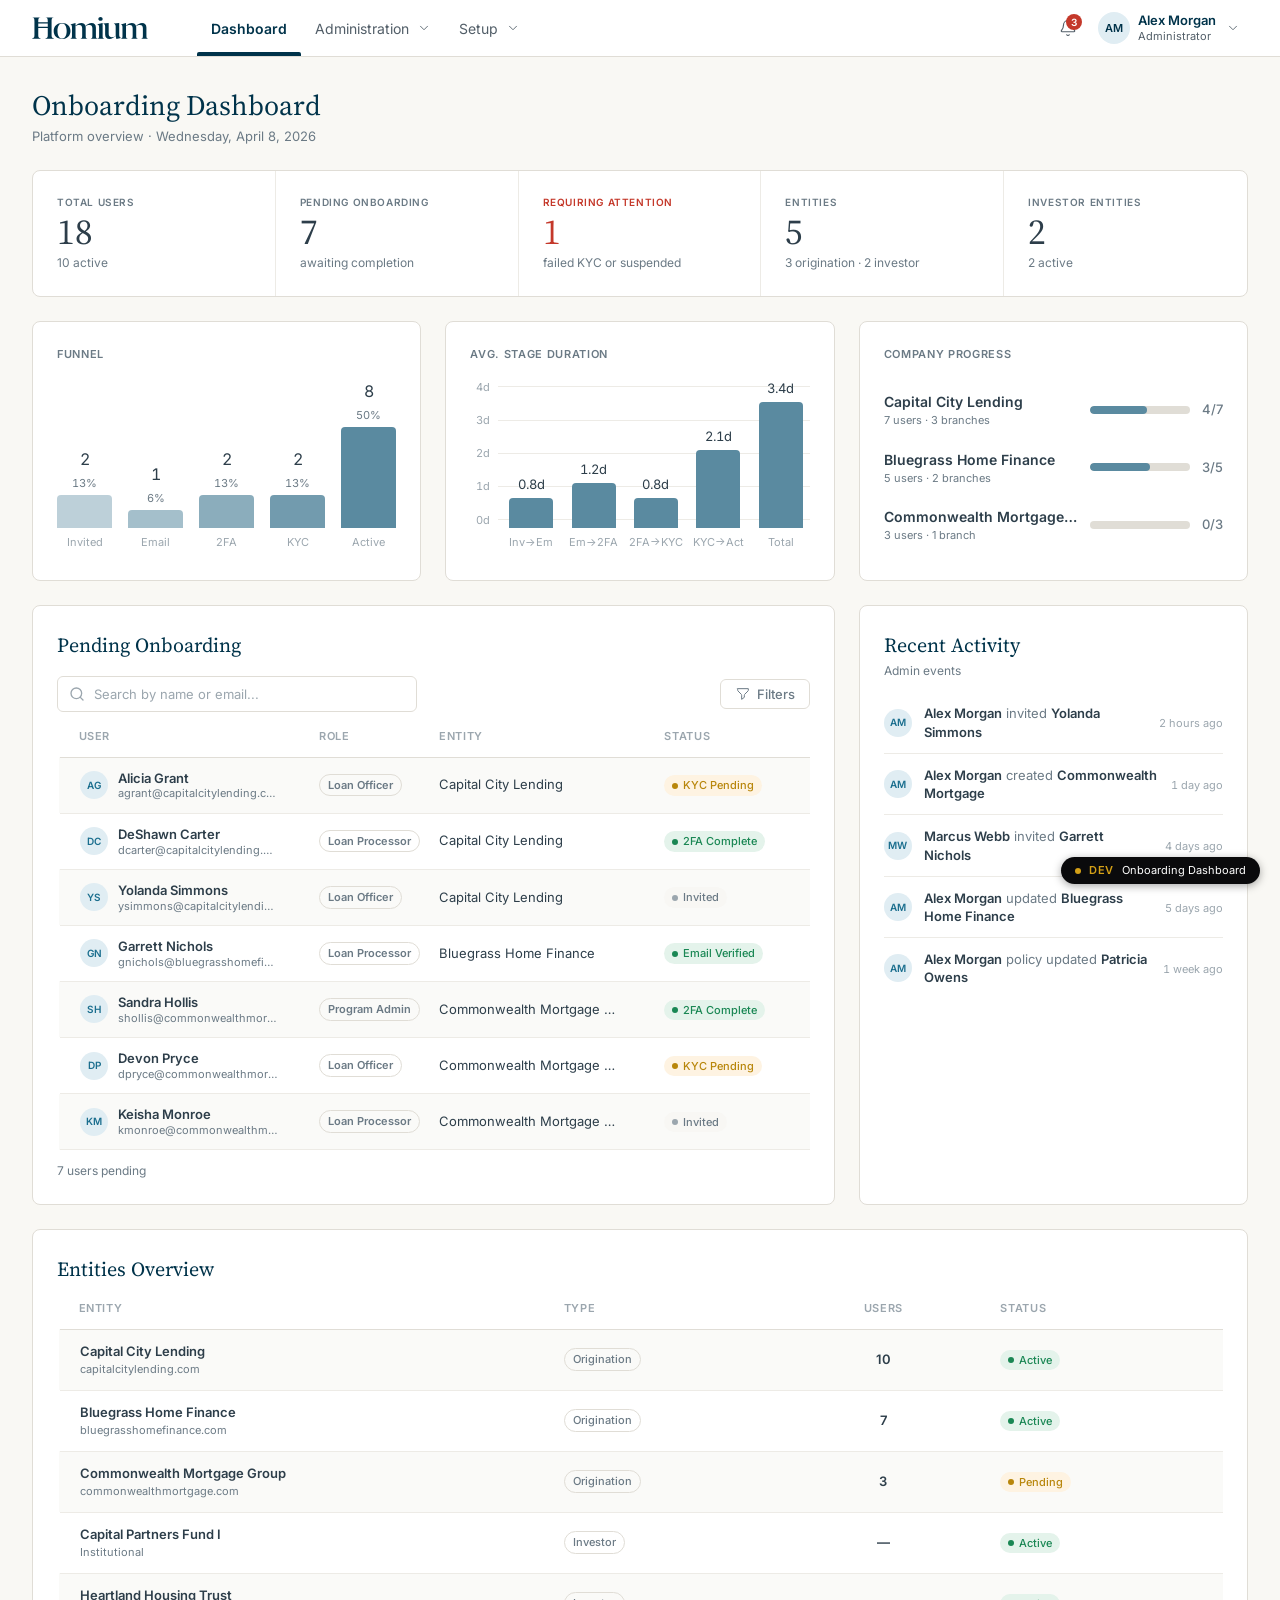
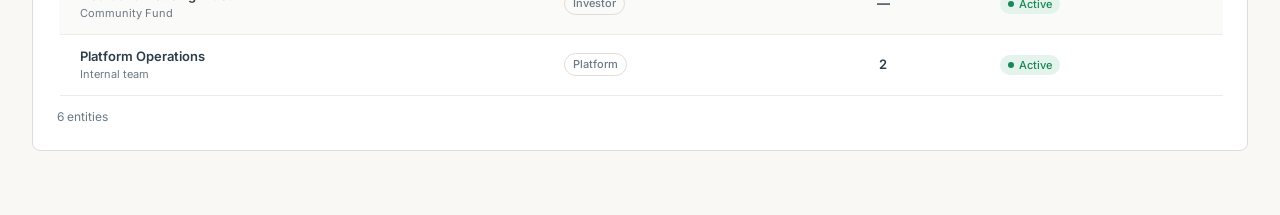
<file: assets/devteambrandkit/homium-brand-kit/2026-05-19/index.html>
<!DOCTYPE html>
<html lang="en">
<head>
<meta charset="UTF-8">
<meta name="viewport" content="width=device-width, initial-scale=1.0">
<title>Homium — Onboarding Dashboard</title>
<link href="https://fonts.googleapis.com/css2?family=Inter:wght@400;500;600;700&family=Source+Serif+4:opsz,wght@8..60,400&display=swap" rel="stylesheet">
<style>
/* Heading typeface: Source Serif 4 (Adobe, on Google Fonts).
 * Replaces Georgia. Source Serif 4 ships proper lining figures by default,
 * so the old `HeadingNumFix` @font-face workaround (which swapped digits to
 * Inter via unicode-range to dodge Georgia's old-style numerals) is no
 * longer needed. Georgia remains in the fallback stack for the brief
 * moment before the web font loads, and as a graceful degrade. */

/* ========================================
   HOMIUM 2.0 DESIGN TOKENS
   ======================================== */
:root,
[data-theme="light"] {
  /* ===== PRIMITIVE PALETTE (raw colors, rarely referenced directly) ===== */
  --h-teal-900: #00334A;
  --h-teal-700: #0A4D6B;
  --h-teal-500: #1A6E8E;
  --h-teal-200: #A3C5D4;
  --h-teal-50:  #E0EDF3;
  --h-green-900: #0D6B40;
  --h-green-700: #117A4A;
  --h-green-500: #14935F;
  --h-midnight:   #061D29;
  --h-slate:      #2D3E4A;
  --h-gray-500:   #6B7A85;
  --h-gray-300:   #9BA6AE;
  --h-gray-200:   #C4C9CC;
  --h-stone:      #E0DDD6;
  --h-warm-gray:  #EDEBE6;
  --h-sand:       #F2F0EA;
  --h-pearl:      #F8F7F4;
  --h-white:      #FFFFFF;
  --h-success:    #1A8754;
  --h-warning:    #B8860B;
  --h-error:      #C4382A;

  /* ===== RADIUS / TYPOGRAPHY / LAYOUT ===== */
  --h-radius-sm: 4px;
  --h-radius-md: 6px;
  --h-radius-lg: 8px;
  --h-radius-xl: 12px;
  --h-radius-full: 999px;
  --h-font-heading: 'Source Serif 4', Georgia, 'Times New Roman', serif;
  --h-font-body: Inter, 'DM Sans', system-ui, sans-serif;
  /* --h-font-mono removed — Inter handles all numbers + technical IDs via tabular-nums + plain zero */
  --h-input-height: 32px;
  --h-chip-height: 28px;
  --h-content-max-width: 1500px;
  --h-form-max-width: 960px;   /* inner column for wizards/forms — keeps inputs readable on wide canvas */
  --h-content-padding: 24px;
  --h-top-nav-height: 56px;    /* NavBar__inner height — used by sticky chrome (BackToMain--sticky) to anchor below the nav */

  /* Spacing scale */
  --h-space-2: 2px;
  --h-space-4: 4px;
  --h-space-8: 8px;
  --h-space-12: 12px;
  --h-space-16: 16px;
  --h-space-20: 20px;
  --h-space-24: 24px;
  --h-space-32: 32px;
  --h-space-40: 40px;
  --h-space-48: 48px;
  --h-space-64: 64px;

  /* ===== 1. ACTION (navy in light) ===== */
  --h-action:         #00334A;
  --h-action-hover:   #0A4D6B;
  --h-action-pressed: #061D29;
  --h-action-bg:        #E0EDF3;
  --h-action-bg-strong: #C5DCE6;
  --h-action-glow:      rgba(0, 51, 74, 0.18);   /* navy halo for focus rings + active pulse */

  /* ===== 2. SUCCESS (status only) ===== */
  --h-success-bg:     #E4F3EB;
  --h-success-strong: #117A47;

  /* ===== 3. SEMANTIC ===== */
  --h-warning-bg: #FEF3E2;
  --h-error-bg:   #FDE8E6;
  --h-info:       #1A6E8E;
  --h-info-bg:    #E0EDF3;

  /* ===== 4. DATA VIZ NEUTRAL PALETTE (charts only) ===== */
  --h-data-1:        #5A8AA0;
  --h-data-2:        #7BA5B8;
  --h-data-3:        #9BC0CF;
  --h-data-4:        #BCD7E1;
  --h-data-track:    #E0DDD6;
  --h-data-gridline: #EDEBE6;
  --h-data-axis:     #9BA6AE;
  --h-data-hover:    var(--h-action);

  /* ===== TEXT ===== */
  --h-text-primary:   #2D3E4A;
  --h-text-secondary: #6B7A85;
  --h-text-muted:     #9BA6AE;
  --h-text-disabled:  #C4C9CC;
  --h-text-heading:   #00334A;
  --h-text-on-action: #FFFFFF;

  /* ===== SURFACES ===== */
  --h-bg:            #F9F8F4;
  --h-surface-1:     #FFFFFF;
  --h-surface-2:     #F8F7F4;
  --h-surface-hover: #F2F0EA;
  --h-zebra:         #FAFAF8;

  /* ===== BORDERS ===== */
  --h-border:        #E0DDD6;
  --h-border-subtle: #EDEBE6;
  --h-border-strong: #C4C9CC;

  /* ===== NAV (white bg in light mode) ===== */
  --h-nav-bg:          #FFFFFF;
  --h-nav-border:      #E0DDD6;
  /* Inactive top-nav items. Was #6B7A85 (~4.4:1 on white — borderline AA);
     bumped to #525E68 (~6.5:1) so inactive pages are clearly readable while
     still visually secondary to the active item. */
  --h-nav-text:        #525E68;
  --h-nav-text-active: #00334A;
  --h-nav-logo:        #00334A;
  --h-nav-indicator:   var(--h-action);
  --h-nav-hover-bg:    #F2F0EA;
  --h-nav-avatar-bg:   #E0EDF3;

  /* ===== ALERT KPI ===== */
  --h-alert-accent: var(--h-error);
  --h-alert-text:   var(--h-error);

  /* ===== AVATAR ===== */
  --h-avatar-bg:   #E0EDF3;
  --h-avatar-text: #1A6E8E;

  /* ===== SHADOWS ===== */
  --h-shadow-sm:      0 2px 8px rgba(0, 51, 74, 0.08);
  --h-shadow-md:      0 4px 16px rgba(0, 51, 74, 0.12);
  --h-shadow-tooltip: 0 4px 12px rgba(0, 51, 74, 0.10);
  --h-chart-tooltip-bg: #FFFFFF;

  /* ===== DEPRECATED ALIASES — do not use in new code ===== */
  --h-green-cta:         var(--h-action);
  --h-green-cta-hover:   var(--h-action-hover);
  --h-green-cta-pressed: var(--h-action-pressed);
  --h-chart-bar:         var(--h-data-1);
  --h-chart-gridline:    var(--h-data-gridline);
  --h-chart-axis:        var(--h-data-axis);
}

/* ============================================
   DARK MODE
   ============================================ */
[data-theme="dark"] {
  /* ===== PRIMITIVE REMAPS (for legacy tokens still referenced directly) ===== */
  --h-teal-900: #1A1A1D;
  --h-teal-700: #4F8C9E;
  --h-teal-500: #6FA8BA;
  --h-teal-200: #B8B0A6;
  --h-teal-50:  rgba(212, 160, 23, 0.15);
  --h-green-900: #5FCA92;
  --h-green-700: #4FBE85;
  --h-green-500: #4FBE85;
  --h-midnight:   #08080A;
  --h-slate:      #F0EDE8;
  --h-gray-500:   #B8B0A6;
  --h-gray-300:   #8A8580;
  --h-gray-200:   #555050;
  --h-stone:      #34343A;
  --h-warm-gray:  #26262A;
  --h-sand:       #0F0F11;
  --h-pearl:      #232327;
  --h-success:    #4FBE85;
  --h-warning:    #DBA64A;
  --h-error:      #F08577;

  /* ===== 1. ACTION (gold in dark) ===== */
  --h-action:         #D4A017;
  --h-action-hover:   #E0B130;
  --h-action-pressed: #B8870A;
  --h-action-bg:        rgba(212, 160, 23, 0.15);
  --h-action-bg-strong: rgba(212, 160, 23, 0.25);
  --h-action-glow:      rgba(212, 160, 23, 0.30);   /* gold halo for focus rings + active pulse — punchier than light */

  /* ===== 2. SUCCESS (status only) ===== */
  --h-success-bg:     rgba(79, 190, 133, 0.15);
  --h-success-strong: #5FCA92;

  /* ===== 3. SEMANTIC ===== */
  --h-warning-bg: rgba(219, 166, 74, 0.15);
  --h-error-bg:   rgba(240, 133, 119, 0.15);
  --h-info:       #5AAFCC;
  --h-info-bg:    rgba(90, 175, 204, 0.15);

  /* ===== 4. DATA VIZ NEUTRAL PALETTE (dark mode — brighter teals) ===== */
  --h-data-1:        #8FC4D6;
  --h-data-2:        #6FA8BA;
  --h-data-3:        #4F8C9E;
  --h-data-4:        #3A6F80;
  --h-data-track:    #2D2D32;
  --h-data-gridline: #26262A;
  --h-data-axis:     #8A8580;
  --h-data-hover:    var(--h-action);

  /* ===== TEXT (warm whites, no blue tint) ===== */
  --h-text-primary:   #F0EDE8;
  --h-text-secondary: #B8B0A6;
  --h-text-muted:     #8A8580;
  --h-text-disabled:  #555050;
  --h-text-heading:   #FFFFFF;
  --h-text-on-action: #0F0F11;

  /* ===== SURFACES (near-black, no blue) ===== */
  --h-bg:            #0F0F11;
  --h-surface-1:     #1A1A1D;
  --h-surface-2:     #232327;
  --h-surface-hover: #2D2D32;
  --h-zebra:         #1F1F22;

  /* ===== BORDERS ===== */
  --h-border:        #34343A;
  --h-border-subtle: #26262A;
  --h-border-strong: #4A4A50;

  /* ===== NAV (near-black with gold) ===== */
  --h-nav-bg:          #08080A;
  --h-nav-border:      #26262A;
  --h-nav-text:        #8A8580;
  --h-nav-text-active: #FFFFFF;
  --h-nav-logo:        #D4A017;
  --h-nav-indicator:   var(--h-action);
  --h-nav-hover-bg:    rgba(255, 255, 255, 0.06);
  --h-nav-avatar-bg:   rgba(255, 255, 255, 0.10);

  /* ===== ALERT KPI ===== */
  --h-alert-accent: var(--h-error);
  --h-alert-text:   var(--h-error);

  /* ===== AVATAR ===== */
  --h-avatar-bg:   rgba(255, 255, 255, 0.08);
  --h-avatar-text: #B8B0A6;

  /* ===== SHADOWS ===== */
  --h-shadow-sm:        0 2px 8px rgba(0, 0, 0, 0.25);
  --h-shadow-md:        0 4px 16px rgba(0, 0, 0, 0.40);
  --h-shadow-tooltip:   0 4px 12px rgba(0, 0, 0, 0.30);
  --h-chart-tooltip-bg: #232327;

  /* ===== DEPRECATED ALIASES ===== */
  --h-green-cta:         var(--h-action);
  --h-green-cta-hover:   var(--h-action-hover);
  --h-green-cta-pressed: var(--h-action-pressed);
  --h-chart-bar:         var(--h-data-1);
  --h-chart-gridline:    var(--h-data-gridline);
  --h-chart-axis:        var(--h-data-axis);
}

/* Smooth theme transition */
[data-theme] *,
[data-theme] *::before,
[data-theme] *::after {
  transition: background-color 200ms ease,
              color 200ms ease,
              border-color 200ms ease,
              box-shadow 200ms ease,
              fill 200ms ease,
              stroke 200ms ease;
}
/* Disable transition on initial load */
.no-transition *,
.no-transition *::before,
.no-transition *::after {
  transition: none !important;
}

/* ========================================
   NUMBER TYPOGRAPHY — Inter + tabular-nums
   Applied globally so every numeric readout is:
   - Inter (never the heading serif)
   - tabular + lining numerals (aligns columns of digits cleanly)
   ======================================== */
.h-num,
.FunnelChart__value,
.FunnelChart__pct,
.StageDuration__value,
.StageDuration__gridlabel,
.ChartTooltip__value,
.ProgressRow__fraction,
.Activity__time,
.PropertyHeader__value--mono,
.DataSection__value--mono,
.DataGrid__value--mono,
.WizardField__input--currency,
[data-numeric] {
  font-family: var(--h-font-body) !important;
  font-feature-settings: 'tnum' 1, 'lnum' 1, 'zero' 0;
  font-variant-numeric: tabular-nums lining-nums;
}

/* Headings (Source Serif 4) — force lining figures so numerals match cap
   height. Source Serif 4 ships lining figures by default; we set `lnum`
   explicitly so the Georgia / Times fallbacks (during font load or when
   the web font fails) also render lining figures. */
.PageHeader__title,
.SectionTitle,
.KPICard__value,
.Activity__title,
.PropertyHeader__address,
.PlaceholderPage__title,
.Drawer__title,
.Card__title,
.StepCard__title,
.ProcessCard__title,
.CollapsibleCard__title,
h1, h2, h3, h4, h5, h6,
[data-heading] {
  font-feature-settings: 'lnum' 1, 'kern' 1;
  font-variant-numeric: lining-nums;
}
[data-theme="dark"] .KPICard__value {
  color: var(--h-text-heading);
}
.KPICard--alert .KPICard__value {
  color: var(--h-alert-text) !important;
}

/* ── Reset ── */
*, *::before, *::after { box-sizing: border-box; margin: 0; padding: 0; }
html { font-size: 14px; -webkit-font-smoothing: antialiased; scroll-behavior: smooth; }
body { font-family: var(--h-font-body); background: var(--h-bg); color: var(--h-text-primary); line-height: 1.5; }
::selection { background: var(--h-action-bg); color: var(--h-text-heading); }
*:focus-visible { outline: 2px solid var(--h-action); outline-offset: 2px; }

/* ========================================
   COMPONENT: NavBar
   ======================================== */
.NavBar {
  background: var(--h-nav-bg);
  border-bottom: 1px solid var(--h-nav-border);
  width: 100%;
  position: sticky; top: 0; z-index: 100;
}
.NavBar__inner {
  max-width: var(--h-content-max-width);
  margin: 0 auto;
  padding: 0 32px;
  display: flex; align-items: center; justify-content: space-between;
  height: var(--h-top-nav-height);
}

.NavBar__left { display: flex; align-items: center; gap: 48px; height: 100%; }

.NavBar__logo {
  display: flex; align-items: center;
  height: 22px; flex-shrink: 0;
}
.NavBar__logo { color: var(--h-nav-logo); }
.NavBar__logo svg {
  height: 22px; width: auto;
  fill: currentColor;
}

.NavBar__items { display: flex; align-items: stretch; gap: 0; min-width: 0; height: 100%; }

.NavBar__item {
  padding: 0 14px;
  font-family: var(--h-font-body); font-size: 14px; font-weight: 400;
  color: var(--h-nav-text); cursor: pointer;
  transition: color 150ms ease; white-space: nowrap;
  border: none; background: none; position: relative;
  display: flex; align-items: center;
}

.NavBar__item:hover { color: var(--h-nav-text-active); }
.NavBar__item--active {
  color: var(--h-nav-text-active); font-weight: 600;
  background: none; border-radius: 0;
}
.NavBar__item--active::after {
  content: ''; position: absolute;
  bottom: 0; left: 0; right: 0;
  height: 4px;
  background: var(--h-nav-indicator); border-radius: 2px 2px 0 0;
}
.NavBar__item:active { transform: scale(0.97); }

/* "More" overflow dropdown */
.NavBar__more-wrap {
  display: none; /* shown dynamically by JS when items overflow */
  position: relative;
  align-items: stretch;
  height: 100%;
}
.NavBar__more {
  padding: 0 14px;
  font-family: var(--h-font-body); font-size: 14px; font-weight: 400;
  color: var(--h-nav-text); cursor: pointer;
  transition: color 150ms ease; white-space: nowrap;
  border: none; background: none; position: relative;
  display: flex; align-items: center; gap: 4px;
}
.NavBar__more:hover { color: var(--h-nav-text-active); }
.NavBar__more--active {
  color: var(--h-nav-text-active); font-weight: 600;
}
.NavBar__more--active::after {
  content: ''; position: absolute;
  bottom: 0; left: 0; right: 0;
  height: 4px;
  background: var(--h-nav-indicator); border-radius: 2px 2px 0 0;
}
.NavBar__more .NavBar__chevron {
  width: 14px; height: 14px; transition: transform 150ms ease;
}
.NavBar__more--open .NavBar__chevron { transform: rotate(180deg); }
.NavBar__more-menu {
  left: 0; right: auto; min-width: 180px;
  top: calc(100% + 4px);
  padding: 4px 0;
}

/* Administration dropdown (admin users only — groups admin-scoped tabs) */
.NavBar__admin-wrap {
  position: relative;
  display: flex; align-items: stretch;
  height: 100%;
}
.NavBar__admin {
  padding: 0 14px;
  font-family: var(--h-font-body); font-size: 14px; font-weight: 400;
  color: var(--h-nav-text); cursor: pointer;
  transition: color 150ms ease; white-space: nowrap;
  border: none; background: none; position: relative;
  display: flex; align-items: center; gap: 6px;
}
.NavBar__admin:hover { color: var(--h-nav-text-active); }
.NavBar__admin--active {
  color: var(--h-nav-text-active); font-weight: 600;
}
.NavBar__admin--active::after {
  content: ''; position: absolute;
  bottom: 0; left: 0; right: 0;
  height: 4px;
  background: var(--h-nav-indicator);
  border-radius: 2px 2px 0 0;
}
.NavBar__admin .NavBar__chevron {
  width: 14px; height: 14px;
  color: var(--h-nav-text);
  transition: transform 150ms ease;
}
.NavBar__admin--open .NavBar__chevron { transform: rotate(180deg); }
.NavBar__admin-menu {
  display: none; position: absolute; top: calc(100% + 4px); left: 0;
  background: var(--h-surface-1); border: 1px solid var(--h-border);
  border-radius: var(--h-radius-lg);
  box-shadow: var(--h-shadow-md);
  min-width: 240px; z-index: 200;
  overflow: hidden;
}
.NavBar__admin-menu.NavBar__dropdown--open { display: block; }

/* Right side: notification bell + user area */
.NavBar__right {
  position: relative;
  display: flex; align-items: center; gap: var(--h-space-4);
}

/* ==== Notification bell + popover ==== */
.NavBar__notif-wrap { position: relative; }

.NavBar__notif {
  position: relative;
  display: flex; align-items: center; justify-content: center;
  width: 36px; height: 36px;
  background: transparent; border: none;
  border-radius: 50%;
  color: var(--h-nav-text);
  cursor: pointer;
  transition: color 150ms ease, background 150ms ease;
}
.NavBar__notif:hover {
  background: var(--h-nav-hover-bg);
  color: var(--h-nav-text-active);
}
.NavBar__notif--open {
  background: var(--h-nav-hover-bg);
  color: var(--h-nav-text-active);
}
.NavBar__notif-icon { width: 18px; height: 18px; }

.NavBar__notif-badge {
  position: absolute;
  top: 4px; right: 4px;
  min-width: 16px; height: 16px;
  padding: 0 4px;
  background: var(--h-error);
  color: #FFFFFF;
  font-family: var(--h-font-body);
  font-size: 10px; font-weight: 600;
  border-radius: 999px;
  display: flex; align-items: center; justify-content: center;
  line-height: 1;
  font-feature-settings: 'tnum' 1, 'lnum' 1, 'zero' 0;
}
.NavBar__notif-badge--hidden { display: none; }

.NavBar__notif-panel {
  display: none;
  position: absolute; top: calc(100% + 8px); right: 0;
  width: 380px; max-height: 480px;
  background: var(--h-surface-1);
  border: 1px solid var(--h-border);
  border-radius: var(--h-radius-lg);
  box-shadow: var(--h-shadow-md);
  z-index: 200;
  overflow: hidden;
  flex-direction: column;
}
.NavBar__notif-panel--open { display: flex; }

.NavBar__notif-header {
  display: flex; align-items: center; justify-content: space-between;
  padding: 14px 16px;
  border-bottom: 1px solid var(--h-border-subtle);
  flex-shrink: 0;
}
.NavBar__notif-title {
  font-family: var(--h-font-heading);
  font-size: 16px; font-weight: 400;
  color: var(--h-text-heading);
}
.NavBar__notif-mark-all {
  background: none; border: none;
  padding: 4px 8px; border-radius: 4px;
  font-family: var(--h-font-body);
  font-size: 12px; font-weight: 500;
  color: var(--h-action); cursor: pointer;
  transition: background 150ms ease;
}
.NavBar__notif-mark-all:hover { background: var(--h-action-bg); }

.NavBar__notif-list {
  flex: 1; overflow-y: auto;
  display: flex; flex-direction: column;
}

.NavBar__notif-item {
  display: flex; align-items: flex-start; gap: 12px;
  padding: 12px 16px;
  border: none; background: none;
  border-bottom: 1px solid var(--h-border-subtle);
  text-align: left; cursor: pointer;
  font-family: var(--h-font-body);
  width: 100%; position: relative;
  transition: background 150ms ease;
}
.NavBar__notif-item:hover { background: var(--h-surface-hover); }
.NavBar__notif-item:last-child { border-bottom: none; }

.NavBar__notif-item--unread { background: var(--h-action-bg); }
.NavBar__notif-item--unread:hover { background: var(--h-action-bg-strong); }

.NavBar__notif-item-icon {
  width: 32px; height: 32px; border-radius: 50%;
  background: var(--h-surface-2); color: var(--h-text-secondary);
  display: flex; align-items: center; justify-content: center;
  flex-shrink: 0;
}
.NavBar__notif-item-icon svg { width: 16px; height: 16px; }
.NavBar__notif-item-icon--success { background: var(--h-success-bg); color: var(--h-success); }
.NavBar__notif-item-icon--warning { background: var(--h-warning-bg); color: var(--h-warning); }
.NavBar__notif-item-icon--error { background: var(--h-error-bg); color: var(--h-error); }

.NavBar__notif-item-body { flex: 1; min-width: 0; padding-right: 14px; }
.NavBar__notif-item-title {
  font-size: 13px; font-weight: 600; color: var(--h-text-primary);
  line-height: 1.3; margin-bottom: 2px;
}
.NavBar__notif-item-desc {
  font-size: 12px; color: var(--h-text-secondary);
  line-height: 1.4;
  display: -webkit-box; -webkit-line-clamp: 2; -webkit-box-orient: vertical;
  overflow: hidden;
}
.NavBar__notif-item-time {
  font-size: 11px; color: var(--h-text-muted);
  margin-top: 4px;
  font-feature-settings: 'tnum' 1, 'lnum' 1, 'zero' 0;
}

.NavBar__notif-item-dot {
  width: 6px; height: 6px; border-radius: 50%;
  background: var(--h-action);
  position: absolute; top: 20px; right: 14px;
  display: none;
}
.NavBar__notif-item--unread .NavBar__notif-item-dot { display: block; }

.NavBar__notif-footer {
  padding: 10px 16px;
  border-top: 1px solid var(--h-border-subtle);
  text-align: center;
  flex-shrink: 0;
}
.NavBar__notif-view-all {
  background: none; border: none; cursor: pointer;
  font-family: var(--h-font-body);
  font-size: 13px; font-weight: 500;
  color: var(--h-action);
}
.NavBar__notif-view-all:hover { text-decoration: underline; }

.NavBar__notif-empty {
  padding: 48px 16px; text-align: center;
  color: var(--h-text-muted); font-size: 13px;
}

/* ==== end notification bell ==== */

.NavBar__user-trigger {
  display: flex; align-items: center; gap: var(--h-space-8);
  cursor: pointer; padding: 4px 8px;
  border-radius: var(--h-radius-md);
  transition: background 150ms ease;
  border: none; background: none;
}

.NavBar__user-trigger:hover { background: var(--h-nav-hover-bg); }

.NavBar__avatar {
  width: 32px; height: 32px; border-radius: var(--h-radius-full);
  background: var(--h-nav-avatar-bg); color: var(--h-nav-text-active);
  display: flex; align-items: center; justify-content: center;
  font-family: var(--h-font-body); font-size: 11px; font-weight: 600;
  flex-shrink: 0;
}

.NavBar__user-info {
  display: flex; flex-direction: column; align-items: flex-start;
  line-height: 1.3;
}

.NavBar__user-name {
  font-family: var(--h-font-body); font-size: 13px; font-weight: 600; color: var(--h-nav-text-active);
  white-space: nowrap;
}

.NavBar__user-role {
  font-family: var(--h-font-body); font-size: 11px; font-weight: 400; color: var(--h-nav-text);
}

/* User chevron — Tabler IconChevronDown */
.NavBar__chevron {
  width: 14px; height: 14px; flex-shrink: 0;
  color: var(--h-nav-text); margin-left: 2px;
  transition: transform 150ms ease;
}
.NavBar__user-trigger--open .NavBar__chevron {
  transform: rotate(180deg);
}

/* User dropdown */
.NavBar__dropdown {
  display: none; position: absolute; top: calc(100% + 8px); right: 0;
  background: var(--h-surface-1); border: 1px solid var(--h-border);
  border-radius: var(--h-radius-lg);
  box-shadow: 0 4px 16px rgba(0, 51, 74, 0.12);
  width: 240px; z-index: 200;
  overflow: hidden;
}

.NavBar__dropdown--open { display: block; }

/* Dropdown user items */
.NavBar__dropdown-item {
  display: flex; align-items: center; gap: var(--h-space-8);
  padding: 10px 14px; font-size: 13px; color: var(--h-text-primary);
  cursor: pointer; transition: background 150ms ease;
  border: none; background: none; width: 100%; text-align: left;
  font-family: var(--h-font-body);
}

.NavBar__dropdown-item:hover { background: var(--h-sand); }

.NavBar__dropdown-item--active {
  background: var(--h-action-bg);
}
.NavBar__dropdown-item--active:hover { background: var(--h-action-bg-strong); }

.NavBar__dropdown-item__avatar {
  width: 28px; height: 28px; border-radius: var(--h-radius-full);
  background: var(--h-avatar-bg); color: var(--h-avatar-text);
  display: flex; align-items: center; justify-content: center;
  font-size: 10px; font-weight: 600; flex-shrink: 0;
}
/* Inside selected/active row — invert avatar to surface + action color text */
.NavBar__dropdown-item--active .NavBar__dropdown-item__avatar {
  background: var(--h-surface-1);
  color: var(--h-action);
}

.NavBar__dropdown-item__info { flex: 1; min-width: 0; }

.NavBar__dropdown-item__name {
  font-family: var(--h-font-body); font-size: 13px; font-weight: 600;
  color: var(--h-text-primary);
}

.NavBar__dropdown-item__role {
  font-family: var(--h-font-body); font-size: 11px;
  color: var(--h-text-secondary);
}

.NavBar__dropdown-check {
  width: 16px; height: 16px; flex-shrink: 0;
  color: var(--h-action);
}

.NavBar__dropdown-divider { height: 1px; background: var(--h-warm-gray); margin: 4px 0; }

/* Action items (Settings, Sign out) */
.NavBar__dropdown-action {
  display: flex; align-items: center; gap: var(--h-space-8);
  padding: 10px 14px;
  font-family: var(--h-font-body); font-size: 13px;
  color: var(--h-text-secondary);
  cursor: pointer; transition: all 150ms ease;
  border: none; background: none; width: 100%; text-align: left;
}
.NavBar__dropdown-action:hover { background: var(--h-sand); color: var(--h-text-primary); }
.NavBar__dropdown-action--danger { color: var(--h-error); }
.NavBar__dropdown-action--danger:hover { background: var(--h-error-bg); color: var(--h-error); }
.NavBar__dropdown-action__icon { width: 16px; height: 16px; flex-shrink: 0; }

/* Hamburger (mobile) */
.NavBar__hamburger {
  display: none; /* shown at mobile */
  width: 36px; height: 36px;
  border: none; background: none; cursor: pointer;
  flex-direction: column; justify-content: center; align-items: center; gap: 5px;
  padding: 8px;
}

.NavBar__hamburger span {
  display: block; width: 20px; height: 2px;
  background: var(--h-nav-text-active); border-radius: 1px;
  transition: all 0.2s ease;
}

/* ========================================
   MOBILE SLIDE-OVER NAV
   ======================================== */
.MobileNav__overlay {
  display: none; position: fixed; inset: 0; z-index: 200;
  background: rgba(0, 51, 74, 0.6);
  opacity: 0; transition: opacity 0.25s ease;
}

.MobileNav__overlay--open { display: block; opacity: 1; }

.MobileNav__panel {
  position: fixed; top: 0; left: 0; bottom: 0;
  width: 280px; background: var(--h-surface-1);
  z-index: 201; transform: translateX(-100%);
  transition: transform 0.25s ease;
  display: flex; flex-direction: column;
  overflow-y: auto;
}

.MobileNav__panel--open { transform: translateX(0); }

.MobileNav__header {
  padding: 20px; background: var(--h-nav-bg);
  display: flex; align-items: center; gap: 12px;
}

.MobileNav__header-info { color: var(--h-white); }
.MobileNav__header-name { font-size: 14px; font-weight: 600; }
.MobileNav__header-role { font-size: 12px; color: var(--h-text-muted); }

.MobileNav__items { flex: 1; padding: 12px 0; }

.MobileNav__item {
  display: flex; align-items: center; padding: 0 20px;
  min-height: 48px;
  font-size: 15px; font-weight: 500; color: var(--h-slate);
  cursor: pointer; transition: background 0.1s ease;
  border: none; background: none; width: 100%; text-align: left;
}

.MobileNav__item:hover { background: var(--h-pearl); }
.MobileNav__item--active {
  color: var(--h-text-heading); font-weight: 600; background: var(--h-action-bg);
  border-left: 3px solid var(--h-action); padding-left: 17px;
}

.MobileNav__footer {
  padding: 12px 0; border-top: 1px solid var(--h-warm-gray);
}

/* Section divider (e.g. "Administration") inside mobile nav */
.MobileNav__section-divider {
  margin-top: 16px;
  padding: 8px 20px 6px;
  font-family: var(--h-font-body);
  font-size: 11px; font-weight: 600;
  color: var(--h-text-muted);
  text-transform: uppercase; letter-spacing: 0.06em;
  border-top: 1px solid var(--h-border-subtle);
}

.MobileNav__close {
  position: absolute; top: 16px; right: 16px;
  width: 32px; height: 32px; border-radius: var(--h-radius-full);
  border: none; background: rgba(255,255,255,0.15);
  color: var(--h-white); font-size: 18px; cursor: pointer;
  display: flex; align-items: center; justify-content: center;
}

/* ========================================
   PAGE LAYOUT
   ======================================== */
.Page {
  max-width: var(--h-content-max-width);
  margin: 0 auto;
  padding: var(--h-space-32) var(--h-space-32) var(--h-space-64);
}

/* ========================================
   COMPONENT: PageHeader
   ======================================== */
.PageHeader { margin-bottom: var(--h-space-24); }

.PageHeader__title {
  font-family: var(--h-font-heading);
  font-size: 28px; font-weight: 400;
  color: var(--h-text-heading); line-height: 1.2;
}

.PageHeader__subtitle { font-size: 13px; color: var(--h-gray-500); margin-top: 4px; }

/* ========================================
   COMPONENT: KPIStrip + KPICard
   Desktop: single connected bar with internal vertical dividers.
   Tablet/mobile: breakpoints restore gapped cards (see media queries).
   ======================================== */
.KPIStrip {
  display: grid; grid-template-columns: repeat(5, 1fr); gap: 0;
  background: var(--h-surface-1);
  border: 1px solid var(--h-border);
  border-radius: var(--h-radius-lg);
  overflow: hidden;
  margin-bottom: var(--h-space-24);
}

.KPICard {
  padding: var(--h-space-24);
  border-right: 1px solid var(--h-border-subtle);
  overflow: hidden; min-width: 0; min-height: 0;
}

.KPICard:last-child { border-right: none; }

.KPICard__label {
  font-size: 10px; font-weight: 600;
  letter-spacing: 0.06em; text-transform: uppercase;
  color: var(--h-gray-500); margin-bottom: var(--h-space-4);
}

.KPICard__value {
  /* Source Serif 4 regular — matches the platform's heading vocabulary.
   * Lining figures via the heading multi-selector above. */
  font-family: var(--h-font-heading);
  font-style: normal;
  font-size: 36px; font-weight: 400;
  color: var(--h-text-primary); line-height: 1;
  margin-bottom: var(--h-space-4);
}

.KPICard__subtitle { font-size: 12px; color: var(--h-gray-500); }

.KPICard--alert {
  /* red left accent removed — alert is already signaled by the red "1" value + label */
}
.KPICard--alert .KPICard__label { color: var(--h-alert-text); }
.KPICard--alert .KPICard__value { color: var(--h-alert-text); }

/* ========================================
   SHARED: Card
   ======================================== */
.Card {
  background: var(--h-surface-1); border: 1px solid var(--h-border);
  border-radius: var(--h-radius-lg); padding: var(--h-space-24);
  transition: border-color 0.15s ease;
  overflow: hidden;        /* RULE: all cards clip overflow */
  min-width: 0;            /* RULE: grid children shrink properly */
  min-height: 0;           /* RULE: flex children shrink properly */
}

.Card:hover { border-color: var(--h-gray-300); }

/* Chart card flex layout — fills height, chart anchors to bottom */
.Card--chart {
  display: flex; flex-direction: column;
  position: relative; /* tooltip positioning context */
}

.Card--chart .Card__title {
  flex-shrink: 0;
}

.Card--chart .Card__content {
  flex: 1; min-height: 0;
  display: flex; flex-direction: column; justify-content: flex-end;
  overflow: hidden;        /* chart content never escapes */
  position: relative;
}

.Card__title {
  font-size: 11px; font-weight: 600;
  letter-spacing: 0.06em; text-transform: uppercase;
  color: var(--h-gray-500); margin-bottom: var(--h-space-16);
}

/* ========================================
   COMPONENT: ChartsRow
   ======================================== */
.ChartsRow { display: grid; grid-template-columns: 1fr 1fr 1fr; gap: var(--h-space-24); margin-bottom: var(--h-space-24); align-items: stretch; }
.ChartsRow .Card { min-height: 260px; }

/* ========================================
   COMPONENT: FunnelChart
   ======================================== */
.FunnelChart__bars {
  display: flex; align-items: flex-end; gap: var(--h-space-16);
  width: 100%; height: 100%; min-height: 140px; padding-bottom: 28px;
}

.FunnelChart__group {
  flex: 1; display: flex; flex-direction: column;
  align-items: center; gap: 4px; height: 100%; justify-content: flex-end;
}

.FunnelChart__value { font-family: var(--h-font-body); font-size: 16px; font-weight: 400; color: var(--h-text-primary); }
.FunnelChart__pct { font-family: var(--h-font-body); font-size: 11px; color: var(--h-gray-500); }

.FunnelChart__bar {
  width: 100%; background: var(--h-data-1);
  border-radius: var(--h-radius-sm) var(--h-radius-sm) 0 0;
  transition: all 0.15s ease; cursor: pointer; position: relative;
}

/* Opacity stepping classes */
.FunnelChart__bar--step-1 { opacity: 0.40; }
.FunnelChart__bar--step-2 { opacity: 0.55; }
.FunnelChart__bar--step-3 { opacity: 0.70; }
.FunnelChart__bar--step-4 { opacity: 0.85; }
.FunnelChart__bar--step-5 { opacity: 1; }

/* Hover: dim siblings, highlight hovered */
.FunnelChart__bars.is-hovering .FunnelChart__bar { opacity: 0.40; transition: opacity 0.15s ease; }
.FunnelChart__bars.is-hovering .FunnelChart__bar.is-hovered { opacity: 0.85; }

.FunnelChart__group { position: relative; }
.FunnelChart__label {
  font-family: var(--h-font-body); font-size: 11px; color: var(--h-data-axis); text-align: center;
  position: absolute; bottom: -22px; left: 0; right: 0;
}

/* ========================================
   COMPONENT: StageDurationChart
   ======================================== */
.StageDuration { position: relative; width: 100%; height: 100%; min-height: 140px; padding-bottom: 28px; }

.StageDuration__grid {
  position: absolute; inset: 0; bottom: 28px;
  display: flex; flex-direction: column; justify-content: space-between;
}

.StageDuration__gridline { display: flex; align-items: center; gap: 8px; }
.StageDuration__gridlabel { font-family: var(--h-font-body); font-size: 11px; color: var(--h-data-axis); width: 20px; text-align: right; }
.StageDuration__gridline-line { flex: 1; height: 1px; background: var(--h-data-gridline); }

.StageDuration__bars {
  position: absolute; inset: 0; bottom: 28px; left: 32px;
  display: flex; align-items: flex-end; gap: 12px; padding: 0 4px;
}

.StageDuration__group {
  flex: 1; display: flex; flex-direction: column;
  align-items: center; gap: 4px; height: 100%; justify-content: flex-end;
}

.StageDuration__value { font-family: var(--h-font-body); font-size: 13px; font-weight: 400; color: var(--h-text-primary); }

.StageDuration__bar {
  width: 100%; max-width: 44px; background: var(--h-data-1);
  border-radius: var(--h-radius-sm) var(--h-radius-sm) 0 0;
  transition: all 0.15s ease; cursor: pointer; position: relative;
}

/* Hover: dim siblings, highlight hovered */
.StageDuration__bars.is-hovering .StageDuration__bar { opacity: 0.40; transition: opacity 0.15s ease; }
.StageDuration__bars.is-hovering .StageDuration__bar.is-hovered { opacity: 0.85; }

.StageDuration__group { position: relative; }
.StageDuration__label {
  font-family: var(--h-font-body); font-size: 11px; color: var(--h-data-axis); text-align: center;
  position: absolute; bottom: -22px; left: 50%; transform: translateX(-50%);
  white-space: nowrap;
}

/* ========================================
   COMPONENT: CompanyProgress
   ======================================== */
.CompanyProgress__list { display: flex; flex-direction: column; gap: var(--h-space-20); flex: 1; justify-content: center; }
.CompanyProgress__item { display: flex; align-items: center; gap: var(--h-space-12); }
.CompanyProgress__info { flex: 1; min-width: 0; }

.CompanyProgress__name {
  font-size: 14px; font-weight: 600; color: var(--h-text-primary);
  white-space: nowrap; overflow: hidden; text-overflow: ellipsis; max-width: 200px;
}

.CompanyProgress__meta { font-size: 11px; color: var(--h-gray-500); }

.CompanyProgress__track { width: 100px; height: 8px; background: var(--h-stone); border-radius: var(--h-radius-sm); overflow: hidden; flex-shrink: 0; }
.CompanyProgress__fill { height: 100%; background: var(--h-data-1); border-radius: var(--h-radius-full); transition: width 0.4s ease; }
.CompanyProgress__fraction { font-family: var(--h-font-body); font-size: 13px; font-weight: 500; color: var(--h-gray-500); white-space: nowrap; }

/* ========================================
   COMPONENT: ChartLegend
   ======================================== */
.ChartLegend {
  display: flex; flex-wrap: wrap; gap: var(--h-space-8) var(--h-space-16);
  padding-top: var(--h-space-12);
  border-top: 1px solid var(--h-warm-gray);
  margin-top: auto;
}

.ChartLegend__item {
  display: inline-flex; align-items: center; gap: 6px;
}

.ChartLegend__dot {
  width: 8px; height: 8px; border-radius: 2px; flex-shrink: 0;
  background: var(--h-data-1);
}

.ChartLegend__dot--outline {
  background: transparent;
  border: 1.5px solid var(--h-stone);
}

.ChartLegend__label {
  font-family: var(--h-font-body); font-size: 11px;
  color: var(--h-text-muted); white-space: nowrap;
}

/* ========================================
   COMPONENT: ChartTooltip
   ======================================== */
.ChartTooltip {
  position: absolute;
  background: var(--h-chart-tooltip-bg);
  border: 1px solid var(--h-border);
  border-top: 3px solid var(--h-action);
  border-radius: var(--h-radius-md);
  padding: 10px 14px;
  box-shadow: var(--h-shadow-sm);
  pointer-events: none;
  z-index: 10;
  opacity: 0;
  transition: opacity 0.15s ease;
  min-width: 120px;
  max-width: 180px;
  white-space: nowrap;
}
.ChartTooltip.is-visible { opacity: 1; }
.ChartTooltip__label {
  font-family: var(--h-font-body);
  font-size: 11px;
  font-weight: 500;
  color: var(--h-text-secondary);
  margin-bottom: 2px;
  line-height: 1.3;
}
.ChartTooltip__value {
  font-family: var(--h-font-body);
  font-size: 18px;
  font-weight: 400;
  color: var(--h-text-heading);
  line-height: 1.2;
}

/* ========================================
   COMPONENT: ContentRow
   ======================================== */
.ContentRow { display: grid; grid-template-columns: 1fr 1fr 1fr; gap: var(--h-space-24); margin-bottom: var(--h-space-24); }
.ContentRow > .Card:first-child { grid-column: 1 / 3; }
.ContentRow > .Card:last-child { grid-column: 3 / 4; }

/* ========================================
   COMPONENT: TableToolbar (reusable)
   ======================================== */
.TableToolbar { margin-bottom: var(--h-space-16); }

.SectionTitle { font-family: var(--h-font-heading); font-size: 20px; font-weight: 400; color: var(--h-text-heading); }
/* Page-level variant: when a list page renders its top title inside a card
 * header (no separate PageHeader wrapper). Matches .PageHeader__title size
 * so page H1 outranks card section titles in the type scale. */
.SectionTitle--page { font-size: 28px; line-height: 1.2; }

/* Row 2: Search + Filter toggle */
.TableToolbar__search-row {
  display: flex; align-items: center; gap: var(--h-space-12);
  margin-top: var(--h-space-16);
}

.SearchWrap { position: relative; flex: 1; max-width: 360px; }
.SearchWrap__icon {
  position: absolute; left: 12px; top: 50%; transform: translateY(-50%);
  width: 16px; height: 16px; color: var(--h-gray-300); pointer-events: none;
}

.SearchInput {
  height: 36px; padding: 0 12px 0 36px; width: 100%;
  border: 1px solid var(--h-stone); border-radius: var(--h-radius-md);
  font-family: var(--h-font-body); font-size: 13px;
  color: var(--h-text-primary); background: var(--h-surface-1);
  outline: none; transition: border-color 0.15s ease;
}
.SearchInput::placeholder { color: var(--h-gray-300); }
.SearchInput:focus { border-color: var(--h-action); }

/* Filter toggle button */
.TableToolbar__toggle {
  display: inline-flex; align-items: center; gap: 6px;
  padding: 6px 14px; margin-left: auto;
  border: 1px solid var(--h-border); border-radius: var(--h-radius-md);
  background: var(--h-surface-1); color: var(--h-text-secondary);
  font-family: var(--h-font-body); font-size: 13px; font-weight: 500;
  cursor: pointer; transition: all 150ms ease;
  white-space: nowrap; flex-shrink: 0;
}
[data-theme="dark"] .TableToolbar__toggle {
  border-color: var(--h-border-strong);
}
.TableToolbar__toggle:hover {
  background: var(--h-surface-2); border-color: var(--h-action);
}
.TableToolbar__toggle--active {
  background: var(--h-action-bg); border-color: var(--h-action); color: var(--h-text-heading);
}
.TableToolbar__toggle-icon {
  width: 16px; height: 16px; flex-shrink: 0;
}

/* Row 3: Collapsible filter chips */
.TableToolbar__filters {
  display: flex; flex-wrap: wrap; align-items: center; gap: var(--h-space-8);
  overflow: hidden; max-height: 0; opacity: 0;
  transition: max-height 200ms ease, opacity 150ms ease, margin 150ms ease;
  margin-top: 0;
}
.TableToolbar__filters--open {
  max-height: 200px; opacity: 1; margin-top: var(--h-space-12);
}

.FilterChip {
  height: 32px; padding: 0 14px;
  border: 1px solid var(--h-stone); border-radius: var(--h-radius-md);
  font-family: var(--h-font-body); font-size: 13px; font-weight: 500;
  color: var(--h-text-primary); background: var(--h-surface-1);
  cursor: pointer; display: inline-flex; align-items: center; gap: 6px;
  transition: all 0.15s ease;
}
.FilterChip:hover { border-color: var(--h-action); color: var(--h-text-heading); }
.FilterChip:active { background: var(--h-action-bg); transform: scale(0.97); }
.FilterChip--active { background: var(--h-action-bg); border-color: var(--h-action); color: var(--h-text-heading); }
.FilterChip__chevron { width: 16px; height: 16px; color: var(--h-text-muted); transition: transform 0.15s ease, color 0.15s ease; flex-shrink: 0; }
.FilterChip:hover .FilterChip__chevron { color: var(--h-text-heading); }
.FilterChip--active .FilterChip__chevron { color: var(--h-text-heading); }

/* Row 4: Active filter tags */
.TableToolbar__tags {
  display: none; flex-wrap: wrap; align-items: center; gap: var(--h-space-8);
  margin-top: var(--h-space-12);
}
.TableToolbar__tags--visible { display: flex; }

.TableToolbar__tag {
  display: inline-flex; align-items: center; gap: 4px;
  padding: 3px 8px; border-radius: var(--h-radius-full);
  background: var(--h-pearl); color: var(--h-text-primary); border: 1px solid var(--h-stone);
  font-family: var(--h-font-body); font-size: 11px; font-weight: 500;
}
.TableToolbar__tag-remove {
  width: 14px; height: 14px; cursor: pointer;
  color: var(--h-text-muted); border: none; background: none; padding: 0;
  display: flex; align-items: center; justify-content: center;
  transition: color 0.15s ease;
}
.TableToolbar__tag-remove:hover { color: var(--h-text-primary); }

.TableToolbar__clear {
  font-size: 12px; color: var(--h-text-muted); cursor: pointer;
  border: none; background: none; font-family: var(--h-font-body);
  margin-left: auto; transition: color 0.15s ease;
}
.TableToolbar__clear:hover { color: var(--h-error); }

/* Table — desktop view */
.TableScroll {
  overflow-x: auto; position: relative;
  -webkit-mask-image: linear-gradient(to right, black calc(100% - 24px), transparent 100%);
  mask-image: linear-gradient(to right, black calc(100% - 24px), transparent 100%);
}

/* Remove fade when not scrollable */
.TableScroll--no-fade {
  -webkit-mask-image: none; mask-image: none;
}

.DataTable { width: 100%; border-collapse: collapse; table-layout: fixed; }

.DataTable th {
  font-size: 11px; font-weight: 600;
  letter-spacing: 0.06em; text-transform: uppercase;
  color: var(--h-gray-300); text-align: left;
  padding: 0 20px 12px; border-bottom: 1px solid var(--h-stone);
}

.DataTable td {
  padding: 12px 20px; vertical-align: middle;
  border-bottom: 1px solid var(--h-warm-gray); font-size: 13px; color: var(--h-slate);
}

.DataTable tbody tr:nth-child(even) { background: var(--h-surface-1); }
.DataTable tbody tr:nth-child(odd) { background: var(--h-zebra); }

.DataTable tbody tr {
  transition: all 0.1s ease; cursor: pointer;
  border-left: 3px solid transparent;
}

.DataTable tbody tr:hover {
  background: var(--h-surface-hover);
  border-left: 3px solid var(--h-action);
}

/* Avatar — subtle blue, invisible infrastructure */
.Avatar {
  width: 32px; height: 32px; border-radius: var(--h-radius-full);
  background: var(--h-teal-50); color: var(--h-teal-500);
  display: flex; align-items: center; justify-content: center;
  font-size: 11px; font-weight: 600; flex-shrink: 0;
}

.Avatar--sm { width: 28px; height: 28px; font-size: 10px; }
[data-theme="dark"] .Avatar {
  background: rgba(255, 255, 255, 0.08);
  color: var(--h-text-secondary);
}

/* User cell */
.UserCell { display: flex; align-items: center; gap: 10px; }
.UserCell__info { min-width: 0; }
.UserCell__name { font-weight: 600; color: var(--h-text-primary); font-size: 13px; white-space: nowrap; overflow: hidden; text-overflow: ellipsis; line-height: 1.3; }
.UserCell__email { font-size: 11px; color: var(--h-gray-500); white-space: nowrap; overflow: hidden; text-overflow: ellipsis; max-width: 180px; display: block; line-height: 1.2; margin-top: 1px; }

/* Role pills — outlined style, quiet identifier.
 * Always full role names ("Loan Officer", "Manager", "Processor", "Admin"),
 * sentence case. The outline + small font already mark this as a tag, so
 * uppercase + letter-spacing would be redundant visual weight. */
.RolePill {
  display: inline-flex; align-items: center; padding: 2px 8px;
  border-radius: var(--h-radius-full);
  font-size: 11px; font-weight: 600;
  white-space: nowrap;
  border: 1px solid var(--h-stone); background: transparent;
  color: var(--h-text-secondary);
}
.RolePill--officer { /* identical ghost outline */ }
.RolePill--processor { /* identical ghost outline */ }
.RolePill--admin { /* identical ghost outline */ }
.RolePill--sysadmin { /* identical ghost outline */ }

/* Status pills — compact pill shape with tinted backgrounds */
.StatusPill { display: inline-flex; align-items: center; gap: 5px; padding: 2px 8px; border-radius: var(--h-radius-full); font-size: 11px; font-weight: 500; white-space: nowrap; }
.StatusDot { width: 6px; height: 6px; border-radius: var(--h-radius-full); flex-shrink: 0; }
.StatusPill--success { color: var(--h-success); background: var(--h-success-bg); }
.StatusPill--success .StatusDot { background: var(--h-success); }
.StatusPill--warning { color: var(--h-warning); background: var(--h-warning-bg); }
.StatusPill--warning .StatusDot { background: var(--h-warning); }
.StatusPill--neutral { color: var(--h-gray-500); background: var(--h-pearl); }
.StatusPill--neutral .StatusDot { background: var(--h-gray-300); }
.StatusPill--error { color: var(--h-error); background: var(--h-error-bg); }
.StatusPill--error .StatusDot { background: var(--h-error); }

.TableFooter { padding-top: var(--h-space-12); font-size: 12px; color: var(--h-gray-500); }

/* ========================================
   COMPONENT: TableCard header (canonical pattern)
   Used inside .Card to host title + optional subtitle + action buttons.
   Pairs with the existing .TableToolbar (search/filters) and .TableFooter
   (count) to make a complete table-card structure. Pending Onboarding
   uses .TableToolbar directly with the SectionTitle inside; Setup tables
   (no search) use this lighter header pattern. Both end up inside .Card.
   ======================================== */
.TableCard__header {
  display: flex;
  align-items: flex-start;
  justify-content: space-between;
  gap: var(--h-space-16);
  margin-bottom: var(--h-space-16);
}
.TableCard__title-block { flex: 1; min-width: 0; }
.TableCard__actions { display: flex; gap: var(--h-space-8); flex-shrink: 0; align-items: center; }

/* Subtitle that sits below SectionTitle inside a card header. */
.SectionSubtitle {
  font-family: var(--h-font-body);
  font-size: 13px; font-weight: 400;
  color: var(--h-text-secondary);
  margin-top: 4px;
  line-height: 1.4;
}

/* When UserCell__name needs to host a Demo badge inline, override the
   text-truncation to allow the badge to flow alongside the name. The
   text itself moves into a child span (UserCell__name-text) which keeps
   ellipsis. Used for Setup → Users list demo rows. */
.UserCell__name--with-badge {
  display: inline-flex;
  align-items: center;
  gap: 8px;
  white-space: normal;
  overflow: visible;
  max-width: 100%;
}
.UserCell__name-text {
  white-space: nowrap;
  overflow: hidden;
  text-overflow: ellipsis;
  min-width: 0;
}

/* ========================================
   COMPONENT: TableEmpty (library)
   Empty state shown inside a Card when a list/table has zero rows.
   Composed of icon + title + description + (optional) primary action.
   ======================================== */
.TableEmpty {
  padding: 48px var(--h-space-24);
  text-align: center;
}
.TableEmpty__icon {
  color: var(--h-text-muted);
  margin: 0 auto var(--h-space-16);
  width: 48px; height: 48px;
}
.TableEmpty__title {
  font-family: var(--h-font-heading);
  font-weight: 400;
  font-size: 18px;
  color: var(--h-text-heading);
  margin-bottom: var(--h-space-8);
}
.TableEmpty__description {
  font-family: var(--h-font-body);
  font-size: 14px;
  color: var(--h-text-secondary);
  max-width: 360px;
  margin: 0 auto var(--h-space-24);
}

/* ========================================
   COMPONENT: DetailHeaderCard (library)
   Unified entity-detail header used by Company, Branch, and User detail
   pages. Title + optional subtitle on top, actions in top-right, divider,
   inline meta strip below with vertical separators between items.
   Replaces the older PropertyHeader 2-column field grid for entity pages.
   ======================================== */
.DetailHeaderCard {
  background: var(--h-surface-1);
  border: 1px solid var(--h-border);
  border-radius: var(--h-radius-lg);
  padding: var(--h-space-24);
  margin-bottom: var(--h-space-24);
}
.DetailHeaderCard__top {
  display: flex;
  align-items: flex-start;
  justify-content: space-between;
  gap: var(--h-space-16);
  margin-bottom: var(--h-space-16);
}
.DetailHeaderCard__title-block { flex: 1; min-width: 0; }
.DetailHeaderCard__title {
  font-family: var(--h-font-heading);
  font-weight: 400;
  font-size: 28px;
  color: var(--h-text-heading);
  line-height: 1.2;
  margin: 0 0 4px;
  font-feature-settings: 'lnum' 1, 'kern' 1;
}
.DetailHeaderCard__subtitle {
  font-family: var(--h-font-body);
  font-size: 14px;
  color: var(--h-text-secondary);
}
.DetailHeaderCard__actions {
  display: flex;
  gap: var(--h-space-8);
  flex-shrink: 0;
}
.DetailHeaderCard__meta {
  display: flex;
  flex-wrap: wrap;
  align-items: center;
  gap: var(--h-space-12) var(--h-space-16);
  padding-top: var(--h-space-16);
  border-top: 1px solid var(--h-border-subtle);
}
.DetailHeaderCard__meta-item {
  display: inline-flex;
  align-items: center;
  gap: 6px;
  font-family: var(--h-font-body);
  font-size: 13px;
  white-space: nowrap;
}
.DetailHeaderCard__meta-label { color: var(--h-text-muted); }
.DetailHeaderCard__meta-value {
  color: var(--h-text-primary);
  font-weight: 600;
  font-feature-settings: 'tnum' 1, 'lnum' 1, 'zero' 0;
}
/* Vertical divider between meta items via pseudo. Wraps gracefully. */
.DetailHeaderCard__meta-item + .DetailHeaderCard__meta-item::before {
  content: '';
  display: inline-block;
  width: 1px; height: 14px;
  background: var(--h-border);
  margin-right: var(--h-space-12);
}
/* Status pill at end of meta strip — pushed to right edge */
.DetailHeaderCard__meta-status { margin-left: auto; }
.DetailHeaderCard__meta-status::before { display: none !important; }
@media (max-width: 767px) {
  .DetailHeaderCard__title { font-size: 22px; }
  .DetailHeaderCard__top { flex-wrap: wrap; }
  .DetailHeaderCard__meta-status { margin-left: 0; }
}

/* ========================================
   FormGrid global cap — every form field maxes at 400px individually,
   the two-column grid maxes at 832px (400 + 24 col-gap + ~408 — close
   enough that intent reads as paired 400px columns on wide viewports).
   ======================================== */
.FormGrid { max-width: 832px; }
.WizardSection .FormGrid { max-width: 832px; }

/* ========================================
   Refined PermissionsMatrix checkboxes — 1.5px stroke, action-color
   filled when checked, muted when disabled-checked (forced "Full access"
   state). Replaces the older accent-color native rendering that varied
   by OS. Scoped to .PMatrix__check so other checkboxes stay native.
   ======================================== */
.PMatrix__check {
  appearance: none; -webkit-appearance: none;
  width: 18px; height: 18px;
  border: 1.5px solid var(--h-border-strong);
  border-radius: 4px;
  background: var(--h-surface-1);
  cursor: pointer;
  display: inline-flex; align-items: center; justify-content: center;
  transition: background-color 100ms ease, border-color 100ms ease;
  vertical-align: middle;
  margin: 0;
  position: relative;
  flex-shrink: 0;
}
.PMatrix__check:hover { border-color: var(--h-action); }
.PMatrix__check:checked {
  background: var(--h-action);
  border-color: var(--h-action);
}
.PMatrix__check:checked::after {
  content: '';
  width: 10px; height: 6px;
  border-left: 1.5px solid var(--h-text-on-action);
  border-bottom: 1.5px solid var(--h-text-on-action);
  transform: rotate(-45deg) translate(1px, -1px);
}
.PMatrix__check:disabled {
  background: var(--h-surface-2);
  border-color: var(--h-border);
  cursor: not-allowed;
  opacity: 1;
}
.PMatrix__check:disabled:checked {
  background: var(--h-text-muted);
  border-color: var(--h-text-muted);
}

/* ========================================
   PermissionsMatrix zebra striping — preserves contrast inside any
   nesting context (white card OR pearl LO accordion body).
   ======================================== */
.PMatrix tbody tr:nth-child(odd)  { background: var(--h-surface-1); }
.PMatrix tbody tr:nth-child(even) { background: var(--h-zebra); }
.PMatrix tbody tr:hover           { background: var(--h-surface-hover); }
.PMatrix tbody tr:hover td        { background: transparent; } /* override earlier hover rule */

/* LO accordion sub-header — hint text + action button on same row.
   Replaces the bottom-placed "+ Add user" pattern with top-right placement,
   per the global rule "actions go in section header, never bottom-left". */
.LOAccordion__sub-header {
  display: flex;
  align-items: flex-start;
  justify-content: space-between;
  gap: var(--h-space-16);
  margin-bottom: var(--h-space-12);
}
.LOAccordion__sub-header .LOAccordion__hint {
  flex: 1;
  margin-bottom: 0;
}

/* Mobile card layout — hidden on desktop */
.MobileCards { display: none; }

.MobileCard {
  background: var(--h-surface-1); border: 1px solid var(--h-border);
  border-radius: var(--h-radius-lg); padding: 16px;
  transition: border-color 0.1s ease; cursor: pointer;
  overflow: hidden; max-width: 100%;
}

.MobileCard:hover { border-left: 3px solid var(--h-action); }

.MobileCard__header { display: flex; align-items: center; gap: 10px; margin-bottom: 12px; }
.MobileCard__header .UserCell__name { font-size: 14px; }

.MobileCard__row {
  display: flex; justify-content: space-between; align-items: center;
  padding: 6px 0; font-size: 13px;
  gap: 8px;
}

.MobileCard__label { color: var(--h-gray-500); font-size: 12px; flex-shrink: 0; }
.MobileCard__value { color: var(--h-text-primary); font-weight: 500; text-align: right; overflow: hidden; text-overflow: ellipsis; white-space: nowrap; }

/* ========================================
   COMPONENT: RecentActivity
   ======================================== */
.Activity__title { font-family: var(--h-font-heading); font-size: 20px; font-weight: 400; color: var(--h-text-heading); margin-bottom: 2px; }
.Activity__subtitle { font-size: 12px; color: var(--h-gray-500); margin-bottom: var(--h-space-12); }
.Activity__list { display: flex; flex-direction: column; }

.Activity__item {
  display: flex; align-items: center; gap: var(--h-space-12);
  padding: var(--h-space-12) 0;
  min-height: 61px;
  box-sizing: border-box;
  transition: background 0.1s ease;
  cursor: pointer;
}
.Activity__item + .Activity__item { border-top: 1px solid var(--h-warm-gray); }
.Activity__item:hover { background: var(--h-pearl); }

.Activity__text {
  flex: 1; font-size: 13px; color: var(--h-text-primary); line-height: 1.4;
  overflow: hidden; display: -webkit-box; -webkit-line-clamp: 2; -webkit-box-orient: vertical;
}

.Activity__text strong { font-weight: 600; }
.Activity__text .action { color: var(--h-gray-500); }
.Activity__time { font-size: 11px; color: var(--h-gray-300); white-space: nowrap; margin-top: 2px; }

/* ========================================
   COMPONENT: EntitiesOverview
   ======================================== */
.EntityPill {
  display: inline-flex; align-items: center;
  padding: 2px 8px; border-radius: var(--h-radius-full);
  font-size: 11px; font-weight: 500; white-space: nowrap;
}

.EntityPill--origination { background: transparent; color: var(--h-text-secondary); border: 1px solid var(--h-stone); }
.EntityPill--investor { background: transparent; color: var(--h-text-secondary); border: 1px solid var(--h-stone); }
.EntityPill--platform { background: transparent; color: var(--h-text-secondary); border: 1px solid var(--h-stone); }

.EntityName { font-weight: 600; color: var(--h-text-primary); white-space: nowrap; overflow: hidden; text-overflow: ellipsis; max-width: 220px; }
.EntityUrl { font-size: 11px; color: var(--h-gray-500); }
.EntityUsers { font-family: var(--h-font-body); font-weight: 600; color: var(--h-text-primary); }

/* Entity cell in pending table */
.EntityCell { white-space: nowrap; overflow: hidden; text-overflow: ellipsis; max-width: 220px; display: block; }

/* Mobile entity cards */
.MobileEntityCards { display: none; }

.MobileEntityCard {
  background: var(--h-surface-1); border: 1px solid var(--h-border);
  border-radius: var(--h-radius-lg); padding: 16px;
  cursor: pointer; transition: border-color 0.1s ease;
}

.MobileEntityCard:hover { border-left: 3px solid var(--h-action); }

.MobileEntityCard__header { display: flex; justify-content: space-between; align-items: flex-start; margin-bottom: 10px; }
.MobileEntityCard__name { font-weight: 600; color: var(--h-text-primary); font-size: 14px; }
.MobileEntityCard__url { font-size: 11px; color: var(--h-gray-500); }

.MobileEntityCard__footer { display: flex; align-items: center; gap: 12px; flex-wrap: wrap; }

/* ========================================
   TABLET: 769px – 1279px
   ======================================== */
@media (max-width: 1279px) {
  /* Global tablet spacing */
  .Page { padding: var(--h-space-24) var(--h-space-24) var(--h-space-48); }
  .Card { padding: 20px; }
  .NavBar__inner { padding: 0 24px; }

  /* Nav overflow: handled dynamically by JS — no static collapse needed */
  .NavBar__left { min-width: 0; }

  /* KPI: connected bar, just shrink font */
  .KPICard { min-width: 0; }
  .KPICard__label { font-size: 9px; }
  .KPICard__value { font-size: 30px; }

  /* Charts: 2 + 1 */
  .ChartsRow { grid-template-columns: 1fr 1fr; }
  .ChartsRow .Card:nth-child(3) { grid-column: 1 / -1; }
  .ChartsRow .Card { min-height: 240px; }

  /* Stage Duration: abbreviate labels, tighter layout */
  .StageDuration__bars { gap: 6px; }
  .StageDuration__label { font-size: 8px; }
  .StageDuration__value { font-size: 10px; }
  .StageDuration__bar { max-width: 36px; }

  /* Funnel: tighter */
  .FunnelChart__bars { gap: 8px; }
  .FunnelChart__label { font-size: 10px; }
  .FunnelChart__value { font-size: 14px; }

  /* TableToolbar: narrower search on tablet */
  .SearchWrap { max-width: 280px; }

  /* Table + activity stack */
  .ContentRow { grid-template-columns: 1fr; }
  .ContentRow > .Card:first-child { grid-column: auto; }
  .ContentRow > .Card:last-child { grid-column: auto; }

  /* Table: adjust column proportions for full-width layout */
  .DataTable colgroup col:nth-child(1) { width: 28%; }
  .DataTable colgroup col:nth-child(2) { width: 14%; }
  .DataTable colgroup col:nth-child(3) { width: 28%; }
  .DataTable colgroup col:nth-child(4) { width: 18%; }

  /* Ensure status text doesn't clip */
  .StatusPill { white-space: nowrap; }
  .DataTable td { padding: 12px 14px; font-size: 13px; }
  .DataTable th { padding: 0 14px 12px; }

  /* Entity names can truncate */
  .EntityName { max-width: 160px; }

  /* Activity items: match card padding */
  /* Activity items — inherit card padding, no bleed */
}

/* ========================================
   NARROW TABLET: 769px – 1024px
   ======================================== */
@media (max-width: 1024px) and (min-width: 769px) {
  /* KPI: break to 3+2 gapped cards (connected bar gets too tight here) */
  .KPIStrip {
    grid-template-columns: repeat(3, 1fr);
    gap: 10px;
    background: transparent; border: none; border-radius: 0; overflow: visible;
  }
  .KPICard {
    padding: 14px 16px;
    background: var(--h-surface-1); border: 1px solid var(--h-border);
    border-radius: var(--h-radius-lg); border-right: 1px solid var(--h-border);
  }
  .KPICard__value { font-size: 26px; }
  .KPICard__subtitle { font-size: 11px; }

  /* Stage Duration: use abbreviated labels via CSS */
  .StageDuration__label { font-size: 8px; letter-spacing: -0.02em; }
  .StageDuration__bars { gap: 4px; padding: 0 2px; }
  .StageDuration__bar { max-width: 30px; }

  /* Table: auto layout for better column sizing */
  .DataTable { table-layout: auto; }
  .DataTable colgroup { display: none; }
  .DataTable td:nth-child(3) { max-width: 160px; overflow: hidden; text-overflow: ellipsis; white-space: nowrap; }
  .DataTable td:last-child { white-space: nowrap; }
  .DataTable td { padding: 10px 10px; font-size: 12px; }
  .DataTable th { padding: 0 10px 10px; }

  /* User cell: tighter email */
  .UserCell__email { max-width: 140px; }

  /* Page padding tighter */
  .Page { padding: 24px 20px 48px; }
}

/* ========================================
   MOBILE: <768px
   ======================================== */
@media (max-width: 768px) {
  /* ==== Mobile collapsible sections (dashboard secondary cards) ==== */
  [data-mobile-collapse] .Card__title,
  [data-mobile-collapse] .Activity__title,
  [data-mobile-collapse] .SectionTitle {
    display: flex !important; align-items: center;
    cursor: pointer; user-select: none;
    margin-bottom: 0;
  }
  [data-mobile-collapse].MobileCollapse--open .Card__title,
  [data-mobile-collapse].MobileCollapse--open .Activity__title,
  [data-mobile-collapse].MobileCollapse--open .SectionTitle {
    margin-bottom: var(--h-space-16);
  }
  [data-mobile-collapse] .MobileCollapse__chevron {
    display: block;
    width: 16px; height: 16px;
    color: var(--h-text-muted);
    margin-left: auto; flex-shrink: 0;
    transition: transform 200ms ease;
  }
  [data-mobile-collapse].MobileCollapse--open .MobileCollapse__chevron {
    transform: rotate(180deg);
  }
  [data-mobile-collapse]:not(.MobileCollapse--open) .Card__title ~ *,
  [data-mobile-collapse]:not(.MobileCollapse--open) .Activity__title ~ *,
  [data-mobile-collapse]:not(.MobileCollapse--open) .SectionTitle ~ * {
    display: none !important;
  }
  /* Reduce card padding + neutralize min-height when collapsed so it reads as a clean header row */
  [data-mobile-collapse]:not(.MobileCollapse--open) {
    padding-top: 12px; padding-bottom: 12px;
    min-height: 0 !important;
  }
  .ChartsRow [data-mobile-collapse]:not(.MobileCollapse--open) { min-height: 0 !important; }

  /* Nav: hamburger + centered logo + avatar only */
  .NavBar__items { display: none; }
  .NavBar__more-wrap { display: none !important; }
  .NavBar__user-info { display: none; }
  .NavBar__user-trigger .NavBar__chevron { display: none; }
  .NavBar__hamburger { display: flex; }
  .NavBar__left { flex: 1; justify-content: flex-start; gap: 0; }
  .NavBar__logo { position: absolute; left: 50%; transform: translateX(-50%); }
  .NavBar__inner { position: relative; }
  .NavBar__user-trigger { padding: 4px; }

  .Page { padding: 20px 16px 80px; }

  /* Page header */
  .PageHeader__title { font-size: 24px; }
  .PageHeader__subtitle { font-size: 12px; }

  /* KPI: 2-col, 5th spans full — restore gapped cards */
  .KPIStrip {
    grid-template-columns: repeat(2, 1fr);
    gap: 8px;
    background: transparent; border: none; border-radius: 0; overflow: visible;
  }

  .KPICard {
    padding: 16px;
    background: var(--h-surface-1); border: 1px solid var(--h-border);
    border-radius: var(--h-radius-lg); border-right: 1px solid var(--h-border);
  }
  .KPICard__value { font-size: 28px; }
  .KPICard:nth-child(5) { grid-column: 1 / -1; }

  /* Charts: stack */
  .ChartsRow { grid-template-columns: 1fr; }
  .ChartsRow .Card { min-height: 220px; }

  /* Table: hide desktop table, show mobile cards */
  .TableScroll { display: none; }
  .MobileCards { display: flex; flex-direction: column; gap: 8px; }

  /* Entity table: hide desktop, show mobile cards */
  .DataTable--entities { display: none; }
  .MobileEntityCards { display: flex; flex-direction: column; gap: 8px; }

  /* Content row: stack + constrain overflow */
  .ContentRow { grid-template-columns: 1fr; overflow: hidden; }
  .ContentRow > .Card:first-child { grid-column: auto; }
  .ContentRow > .Card:last-child { grid-column: auto; }
  .ContentRow .Card { min-width: 0; max-width: 100%; overflow: hidden; }

  /* TableToolbar: stack search + toggle, full width */
  .TableToolbar__search-row { flex-wrap: wrap; }
  .SearchWrap { max-width: none; }
  .TableToolbar__toggle { width: 100%; justify-content: center; margin-left: 0; }
  .TableToolbar__filters { flex-wrap: wrap; }
  .TableToolbar__tags { flex-wrap: wrap; }

  /* Card padding reduced */
  .Card { padding: var(--h-space-16); }

  /* Activity items — inherit card padding, no bleed */

  /* Mobile cards overflow fix */
  .MobileCards, .MobileEntityCards { max-width: 100%; overflow: hidden; }

  /* Entity mobile cards */
  .MobileEntityCard__header { flex-wrap: wrap; gap: 8px; }

  /* User dropdown: constrain to viewport */
  .NavBar__dropdown { width: calc(100vw - 32px); max-width: 240px; right: -8px; }

  /* Dev widget: simple positioning */
  .DevWidget,
  .DevPanel { right: 16px; }

  /* KPI label wrapping */
  .KPICard__label { font-size: 9px; }

  /* Chart tooltip: smaller on mobile */
  .ChartTooltip { min-width: 100px; max-width: 150px; padding: 8px 10px; }
  .ChartTooltip__value { font-size: 16px; }
}

/* Placeholder page */
.PlaceholderPage {
  display: flex; flex-direction: column; align-items: center; justify-content: center;
  min-height: 400px; text-align: center; padding: var(--h-space-64) var(--h-space-32);
}
.PlaceholderPage__icon {
  width: 48px; height: 48px; color: var(--h-gray-300); margin-bottom: var(--h-space-16);
}
.PlaceholderPage__title {
  font-family: var(--h-font-heading); font-size: 24px; font-weight: 400;
  color: var(--h-text-heading); margin-bottom: var(--h-space-8);
}
.PlaceholderPage__subtitle {
  font-family: var(--h-font-body); font-size: 14px; color: var(--h-gray-300);
}

/* (Breadcrumb component removed — see CLAUDE.md → Navigation patterns.
   BackToMain is canonical platform-wide; breadcrumbs are not used.) */

/* "Back to Main View" — wizard-only exit link. Sits BELOW breadcrumbs
   (which handle hierarchy) and ABOVE the stepper. Two distinct controls. */
.BackToMain {
  display: flex; width: fit-content;
  align-items: center; gap: 6px;
  background: none; border: none; cursor: pointer;
  padding: 4px 0; margin-bottom: var(--h-space-16);
  font-family: var(--h-font-body);
  font-size: 13px; font-weight: 500;
  color: var(--h-action);
  transition: opacity 150ms ease;
}
.BackToMain:hover { text-decoration: underline; }
.BackToMain svg { width: 16px; height: 16px; flex-shrink: 0; }

/* When BackToMain is inside the sticky WizardBar (new placement), drop the
   pre-stepper margin and tighten padding so it aligns with the bar baseline. */
.WizardBar .BackToMain { margin-bottom: 0; padding: 6px 0; }

/* Sticky variant — used on Setup form pages (Create/Edit Company/Branch/User)
 * so the escape route is always reachable regardless of scroll. The bottom
 * Save bar carries commit, the top Back link carries cancel — together they
 * remove the need for an explicit Cancel button.
 *
 * Z-index sits below NavBar (z:100) so the nav always wins, above content. */
.BackToMain--sticky {
  position: sticky; top: var(--h-top-nav-height); z-index: 50;
  background: var(--h-bg);
  margin-bottom: var(--h-space-16);
  padding: var(--h-space-12) 0;
  /* Subtle border appears only when content has scrolled past the link's
   * natural position — toggled by JS via .BackToMain--scrolled. */
  border-bottom: 1px solid transparent;
  transition: border-color 150ms ease;
}
.BackToMain--sticky.BackToMain--scrolled {
  border-bottom-color: var(--h-border-subtle);
}

/* ========================================
   COMPONENT: HelpTooltip (library)
   Generic ⓘ-icon trigger + multi-line popover. Used wherever a small
   help affordance reveals title + body content on hover/focus.
   - Default: anchors bottom-left of trigger (popover extends to the right)
   - --right modifier: flips to anchor bottom-right (popover extends left)
     — use when the trigger sits at the right edge of its container
   Generalized from the original .BackToMain__help / __tooltip pair so
   the BackToMain dynamic-label affordance and the Permissions legend
   help icon share a single primitive.
   ======================================== */
.HelpTooltip {
  position: relative; display: inline-flex; align-items: center;
  justify-content: center; width: 18px; height: 18px;
  border-radius: 50%; color: var(--h-text-muted); cursor: help;
  background: none; border: none; padding: 0; flex-shrink: 0;
}
.HelpTooltip svg { width: 14px; height: 14px; }
.HelpTooltip:hover, .HelpTooltip:focus { color: var(--h-text-primary); outline: none; }
/* Tooltip uses position: fixed (not absolute) so it escapes overflow:hidden
   ancestors — necessary because the PMatrix sits inside a Card with
   overflow:hidden and a TableScroll with overflow:auto, which would clip
   an absolute-positioned tooltip. JS sets top/left via getBoundingClientRect.
   The --right modifier is no longer used for the tooltip itself (JS handles
   positioning); kept on the trigger for legacy markup compatibility. */
.HelpTooltip__content {
  position: fixed; top: -9999px; left: -9999px;
  min-width: 280px; max-width: 360px;
  padding: 12px 14px;
  background: var(--h-surface-1); border: 1px solid var(--h-border);
  border-radius: var(--h-radius-md); box-shadow: var(--h-shadow-tooltip);
  font-family: var(--h-font-body); font-size: 12px; line-height: 1.5;
  color: var(--h-text-primary); text-align: left; white-space: normal;
  /* Reset text-transform + letter-spacing so the tooltip renders in
     natural case even when nested inside an uppercase-transformed
     container (e.g., a DataTable / PMatrix <th>). */
  text-transform: none; letter-spacing: normal;
  visibility: hidden; opacity: 0;
  transition: opacity 120ms ease;
  z-index: 10000; pointer-events: none;
}
.HelpTooltip__content--shown {
  visibility: visible; opacity: 1;
}
/* Block-treatment is for the title strong only (direct child); inline strongs
 * inside list items keep flowing with their description. */
.HelpTooltip__content > strong { display: block; margin-bottom: 6px; font-weight: 600; }
.HelpTooltip__content li strong { font-weight: 600; }
.HelpTooltip__content code {
  font-family: ui-monospace, SFMono-Regular, Menlo, monospace;
  font-size: 11px; background: var(--h-surface-hover);
  padding: 1px 4px; border-radius: 3px;
}
.HelpTooltip__content ul { margin: 6px 0 0; padding-left: 16px; }
.HelpTooltip__content li { margin: 2px 0; }
/* Levels list — matches the matrix's dot vocabulary so the legend reads
 * one-to-one with the control. List markers off; dot is the marker. */
.HelpTooltip__levels { list-style: none; padding-left: 0; margin: 8px 0 0; }
.HelpTooltip__levels li {
  display: flex; align-items: baseline; gap: 8px; margin: 6px 0;
}
.HelpTooltip__dot {
  flex: 0 0 auto;
  width: 6px; height: 6px; border-radius: 50%;
  transform: translateY(1px);
}
.HelpTooltip__dot--full { background: var(--h-success); }
.HelpTooltip__dot--edit { background: var(--h-info); }
.HelpTooltip__dot--view { background: var(--h-text-muted); }
.HelpTooltip__dot--none {
  background: transparent;
  border: 1px solid var(--h-text-muted);
  width: 6px; height: 6px;
}
.HelpTooltip__note {
  display: block; margin-top: 8px; padding-top: 8px;
  border-top: 1px dashed var(--h-border);
  color: var(--h-text-muted); font-size: 11px; font-style: italic;
}

/* Mobile collapsible sections — chevron hidden on desktop, CSS activated below 768px */
.MobileCollapse__chevron { display: none; }

/* ========================================
   COMPONENT: Tabs (library)
   Horizontal tab control for entity detail pages. Uses the action color
   underline to match the visual language of .NavBar__item--active.
   ======================================== */
/* Spacing: 24px above (inherited from DetailHeaderCard's margin-bottom)
   + 16px below — owned by .Tabs__panel as a single padding source so it
   doesn't stack with margin-bottom here. Tabs hug the panel content while
   staying separated from the heading card. */
.Tabs { margin-bottom: 0; }
.Tabs__list {
  display: flex; gap: 0;
  border-bottom: 1px solid var(--h-border);
  flex-wrap: wrap;
}
.Tab {
  padding: 10px 16px;
  font-family: var(--h-font-body); font-size: 13px; font-weight: 400;
  color: var(--h-text-secondary);
  background: none; border: none;
  border-bottom: 3px solid transparent;
  margin-bottom: -1px;
  cursor: pointer;
  transition: color 150ms ease, border-color 150ms ease;
  white-space: nowrap;
}
.Tab:hover { color: var(--h-text-primary); }
.Tab--active {
  color: var(--h-text-primary); font-weight: 600;
  border-bottom-color: var(--h-action);
}
.Tabs__panel { padding-top: var(--h-space-16); }
@media (max-width: 767px) {
  .Tabs__list { overflow-x: auto; flex-wrap: nowrap; }
  .Tab { padding: 10px 12px; }
}

/* ========================================
   COMPONENT: MarketEnablementGrid (library)
   Wrapping flex grid of US-state chips with 3 visual states:
   - selected:   action-color tint (this state is enabled)
   - available:  outlined, hoverable (not yet selected, but selectable)
   - unavailable: muted/disabled (not enabled at parent — e.g., a branch
     can only enable states that are enabled at its company)
   Read-only mode strips the cursor + hover affordance.
   ======================================== */
.MarketGrid { display: flex; flex-wrap: wrap; gap: 4px; }
.MarketGrid__chip {
  display: inline-flex; align-items: center; justify-content: center;
  height: 28px; min-width: 44px; padding: 0 8px;
  font-family: var(--h-font-body); font-size: 11px; font-weight: 500;
  letter-spacing: 0.02em;
  border: 1px solid var(--h-border);
  border-radius: var(--h-radius-md);
  background: var(--h-surface-1); color: var(--h-text-secondary);
  cursor: pointer; transition: all 150ms ease;
  user-select: none;
}
.MarketGrid__chip:hover {
  border-color: var(--h-action); color: var(--h-text-primary);
}
.MarketGrid__chip--selected {
  background: var(--h-action-bg);
  border-color: var(--h-action);
  color: var(--h-text-heading);
  font-weight: 600;
}
.MarketGrid__chip--unavailable,
.MarketGrid__chip--unavailable:hover {
  background: var(--h-surface-2);
  border-color: var(--h-border);
  color: var(--h-text-muted);
  cursor: not-allowed;
}
/* Read-only mode (used on detail pages): no hover affordance, no pointer */
.MarketGrid--readonly .MarketGrid__chip,
.MarketGrid--readonly .MarketGrid__chip:hover {
  cursor: default;
  border-color: var(--h-border);
}
.MarketGrid--readonly .MarketGrid__chip--selected {
  border-color: var(--h-action);
}

/* ========================================
   COMPONENT: InfoRow (library)
   Slim metadata strip below page header (NMLS · Phone · Status · ...).
   Used on entity detail pages instead of a card.
   ======================================== */
.InfoRow {
  display: flex; flex-wrap: wrap;
  gap: var(--h-space-12) var(--h-space-24);
  padding: var(--h-space-12) 0;
  border-bottom: 1px solid var(--h-border);
  margin-bottom: var(--h-space-24);
  font-family: var(--h-font-body); font-size: 13px;
}
.InfoRow__field { display: flex; align-items: center; gap: 6px; }
.InfoRow__label { color: var(--h-text-muted); }
.InfoRow__value {
  color: var(--h-text-primary); font-weight: 500;
  font-feature-settings: 'tnum' 1, 'lnum' 1, 'zero' 0;
}

/* ========================================
   COMPONENT: ProgramsChecklist (library)
   List of programs with a checkbox + abbr tag. Items not enabled at the
   parent are rendered in a "locked" state (no checkbox, italic note).
   ======================================== */
.ProgramsChecklist {
  display: flex; flex-direction: column;
  background: var(--h-surface-1);
  border: 1px solid var(--h-border);
  border-radius: var(--h-radius-md);
  overflow: hidden;
}
.ProgramsChecklist__row {
  display: flex; align-items: center; gap: 12px;
  padding: 10px var(--h-space-12);
  border-bottom: 1px solid var(--h-border);
  font-family: var(--h-font-body); font-size: 13px;
}
.ProgramsChecklist__row:last-child { border-bottom: none; }
.ProgramsChecklist__row input[type="checkbox"] {
  width: 16px; height: 16px;
  accent-color: var(--h-action);
  flex-shrink: 0;
}
.ProgramsChecklist__name { color: var(--h-text-primary); flex: 1; }
.ProgramsChecklist__abbr {
  font-family: ui-monospace, SFMono-Regular, Menlo, monospace;
  font-size: 11px; color: var(--h-text-muted);
  padding: 2px 6px;
  border: 1px solid var(--h-border);
  border-radius: 4px;
}
.ProgramsChecklist__locked {
  font-size: 11px; color: var(--h-text-muted); font-style: italic;
}

/* ========================================
   Setup section helpers
   ======================================== */
/* Sub-views inside a Setup page (list/new/detail). All hidden except active. */
.SetupSubView { display: none; }
.SetupSubView--active { display: block; }
/* Sticky save bar for create/edit forms (reuses --sticky-bottom-offset) */
.SaveBar {
  position: fixed; bottom: 0; left: 0; right: 0; z-index: 90;
  background: var(--h-surface-1); border-top: 1px solid var(--h-border);
  padding: var(--h-space-12) var(--h-space-24);
  display: flex; justify-content: flex-end; gap: var(--h-space-12);
}

/* ========================================
   COMPONENT: Btn--icon (library)
   Icon-only square button for table-row actions (delete, more, etc.).
   Variants:
   - default: muted neutral, hovers to primary surface
   - destructive: hovers to error surface + error color
   ======================================== */
.Btn--icon {
  width: 32px; height: 32px;
  padding: 0;
  background: transparent;
  border: none;
  color: var(--h-text-muted);
  cursor: pointer;
  border-radius: var(--h-radius-md);
  display: inline-flex; align-items: center; justify-content: center;
  transition: background-color 150ms ease, color 150ms ease;
}
.Btn--icon:hover {
  background: var(--h-surface-2);
  color: var(--h-text-primary);
}
.Btn--icon--destructive:hover {
  background: var(--h-error-bg);
  color: var(--h-error);
}
.Btn--icon svg { width: 16px; height: 16px; }

/* ========================================
   COMPONENT: Tag (library)
   Small inline pill for codes, demo markers, generic short labels.
   Use Chip for filter-style toggles, StatusPill for status with dot.
   ======================================== */
.Tag {
  display: inline-flex; align-items: center;
  height: 20px; padding: 0 8px;
  border-radius: var(--h-radius-md);
  border: 1px solid var(--h-border);
  background: var(--h-surface-1);
  color: var(--h-text-secondary);
  font-family: var(--h-font-body);
  font-size: 11px; font-weight: 500;
  white-space: nowrap;
}
.Tag--code {
  font-family: ui-monospace, SFMono-Regular, Menlo, monospace;
  font-feature-settings: 'tnum' 1, 'lnum' 1;
}
/* Demo marker — neutral surface treatment so it reads as "secondary
   metadata" not a warning. Slightly heavier letterforms keep it scannable. */
.Tag--demo {
  background: var(--h-surface-2);
  border-color: var(--h-border);
  color: var(--h-text-muted);
  font-weight: 600;
  text-transform: uppercase;
  letter-spacing: 0.06em;
  font-size: 10px;
}
.Tag--group { display: inline-flex; gap: 4px; flex-wrap: wrap; }

/* ========================================
   COMPONENT: Toast (library)
   Transient bottom-center notification, used for stub-action feedback
   in the prototype ("Demo: …" messages on Edit / Save / Add buttons).
   ======================================== */
.Toast {
  position: fixed;
  bottom: var(--h-space-32);
  left: 50%;
  transform: translateX(-50%) translateY(20px);
  background: var(--h-text-heading);
  color: #FFFFFF;
  padding: 12px 20px;
  border-radius: var(--h-radius-lg);
  font-family: var(--h-font-body);
  font-size: 13px; font-weight: 500;
  box-shadow: var(--h-shadow-md);
  opacity: 0;
  transition: opacity 200ms ease, transform 200ms ease;
  z-index: 10000;
  pointer-events: none;
  max-width: 80vw;
}
.Toast--visible {
  opacity: 1;
  transform: translateX(-50%) translateY(0);
}

/* TableScroll — wraps wide tables for horizontal scroll on narrow viewports */
.TableScroll { overflow-x: auto; -webkit-overflow-scrolling: touch; }
.TableScroll > table { min-width: 720px; }

/* ========================================
   COMPONENT: PermissionsMatrix (library)
   Compact RBAC matrix. Access-level dropdown drives row's checkbox state:
     none/view  → checkboxes hidden (em-dash)
     edit       → checkboxes editable, preserves previous state
     full       → checkboxes auto-checked + disabled (forced)
   Row stays visually neutral; only the dropdown carries a soft color hint.
   ======================================== */
.PMatrix {
  width: 100%; border-collapse: collapse;
  font-family: var(--h-font-body); font-size: 13px;
}
.PMatrix th {
  text-align: left; padding: 10px var(--h-space-12);
  background: var(--h-surface-2);
  font-size: 11px; font-weight: 600;
  color: var(--h-text-muted);
  text-transform: uppercase; letter-spacing: 0.04em;
  white-space: nowrap;
  border-bottom: 1px solid var(--h-border);
}
.PMatrix th.is-center, .PMatrix td.is-center { text-align: center; }
.PMatrix td {
  padding: 10px var(--h-space-12);
  border-bottom: 1px solid var(--h-border);
  vertical-align: middle;
}
.PMatrix tbody tr:last-child td { border-bottom: none; }
.PMatrix tbody tr:hover td { background: var(--h-surface-1); }
/* PMatrix access-level select.
 * Color carries the LEVEL via a leading dot, not via a fill — fills read as
 * "selected UI state" and conflict with the chevron's interactive affordance.
 * Dot color is controlled by --pm-dot, switched per level modifier; "none"
 * uses a hollow ring (absence, not warning). Border + background stay neutral
 * across all states. */
.PMatrix__select {
  --pm-dot: var(--h-text-muted);
  --pm-dot-bg: radial-gradient(circle at 12px center, var(--pm-dot) 3px, transparent 3.5px);
  height: 32px; padding: 0 28px 0 26px;
  border: 1px solid var(--h-stone);
  border-radius: var(--h-radius-md);
  font-family: var(--h-font-body); font-size: 12px; font-weight: 500;
  background-color: var(--h-surface-1); color: var(--h-text-primary);
  cursor: pointer;
  appearance: none;
  background-image:
    url("data:image/svg+xml;utf8,<svg xmlns='http://www.w3.org/2000/svg' width='12' height='12' viewBox='0 0 24 24' fill='none' stroke='%236B7A85' stroke-width='2' stroke-linecap='round' stroke-linejoin='round'><polyline points='6 9 12 15 18 9'/></svg>"),
    var(--pm-dot-bg);
  background-repeat: no-repeat, no-repeat;
  background-position: right 8px center, left center;
  width: 140px;
  transition: border-color 150ms ease;
}
.PMatrix__select--full { --pm-dot: var(--h-success); }
.PMatrix__select--edit { --pm-dot: var(--h-info); }
.PMatrix__select--view { --pm-dot: var(--h-text-muted); }
.PMatrix__select--none {
  /* Hollow ring instead of filled dot — communicates "no permission set"
   * without the alarm of a red fill. */
  --pm-dot-bg: radial-gradient(circle at 12px center, transparent 2px, var(--h-text-muted) 2px, var(--h-text-muted) 3px, transparent 3.5px);
  color: var(--h-text-muted);
}
.PMatrix__check {
  width: 16px; height: 16px;
  accent-color: var(--h-action);
  cursor: pointer;
}
.PMatrix__check:disabled { cursor: not-allowed; opacity: 0.7; }
.PMatrix__dash {
  color: var(--h-text-muted); font-weight: 400;
}

/* ========================================
   COMPONENT: AccessLegend (library)
   Inline 3-chip legend explaining the access-level color hints.
   ======================================== */
.AccessLegend {
  display: flex; flex-wrap: wrap; gap: var(--h-space-16);
  margin-bottom: var(--h-space-16);
  font-family: var(--h-font-body); font-size: 12px;
  color: var(--h-text-secondary);
}
.AccessLegend__item { display: flex; align-items: center; gap: var(--h-space-8); }
.AccessLegend__chip {
  display: inline-flex; align-items: center;
  height: 20px; padding: 0 8px;
  border-radius: var(--h-radius-md);
  border: 1px solid;
  font-size: 11px; font-weight: 500;
}
.AccessLegend__chip--full {
  background: var(--h-action-bg); border-color: var(--h-action);
  color: var(--h-text-heading);
}
.AccessLegend__chip--edit {
  background: var(--h-info-bg); border-color: var(--h-info);
  color: var(--h-info);
}
.AccessLegend__chip--view {
  background: var(--h-surface-1); border-color: var(--h-border);
  color: var(--h-text-secondary);
}

/* ========================================
   COMPONENT: LOAccordion (library)
   Collapsible per-LO sections. Each LO's body wraps a PermissionsMatrix.
   ======================================== */
.LOAccordion {
  background: var(--h-surface-1);
  border: 1px solid var(--h-border);
  border-radius: var(--h-radius-md);
  overflow: hidden;
}
.LOAccordion__item:not(:first-child) { border-top: 1px solid var(--h-border); }
.LOAccordion__head {
  display: flex; align-items: center; justify-content: space-between;
  padding: 12px var(--h-space-16);
  cursor: pointer;
  user-select: none;
  transition: background 150ms ease;
}
.LOAccordion__head:hover { background: var(--h-surface-2); }
.LOAccordion__name {
  font-family: var(--h-font-body); font-size: 14px; font-weight: 600;
  color: var(--h-text-primary);
}
.LOAccordion__meta {
  font-size: 12px; color: var(--h-text-muted);
  margin-left: var(--h-space-8);
  font-feature-settings: 'tnum' 1, 'lnum' 1, 'zero' 0;
}
.LOAccordion__chevron {
  width: 16px; height: 16px; color: var(--h-text-muted);
  transition: transform 200ms ease;
  flex-shrink: 0;
}
.LOAccordion__item--open .LOAccordion__chevron { transform: rotate(180deg); }
/* Nested expanded content bg. Uses --h-surface-hover (sand, #F2F0EA) instead
   of --h-surface-2 (pearl, #F8F7F4) because pearl is only ~4 hex steps from
   the zebra row color (#FAFAF8) and the contrast was too subtle — the
   expanded body looked like another stripe. Sand gives a clearer step. */
.LOAccordion__body {
  background: var(--h-surface-hover);
  border-top: 1px solid var(--h-border);
  padding: var(--h-space-16);
  display: none;
}
.LOAccordion__item--open .LOAccordion__body { display: block; }
.LOAccordion__hint {
  font-size: 12px; color: var(--h-text-muted);
  margin-bottom: var(--h-space-12);
}

/* ========================================
   COMPONENT: AddUserPanel (inline expansion on Branch → Users tab)
   ======================================== */
.AddUserPanel {
  background: var(--h-surface-2);
  border: 1px solid var(--h-border);
  border-radius: var(--h-radius-md);
  padding: var(--h-space-16);
  margin-bottom: var(--h-space-16);
}
.AddUserPanel__header {
  font-family: var(--h-font-body); font-size: 14px; font-weight: 600;
  color: var(--h-text-primary); margin-bottom: var(--h-space-12);
}
.AddUserPanel__modes {
  display: flex; gap: var(--h-space-8);
  margin-bottom: var(--h-space-16);
}
.AddUserPanel__mode {
  flex: 1; padding: 10px var(--h-space-12);
  border: 1px solid var(--h-border); border-radius: var(--h-radius-md);
  background: var(--h-surface-1); color: var(--h-text-secondary);
  font-family: var(--h-font-body); font-size: 13px; cursor: pointer;
  transition: all 150ms ease;
  text-align: center;
}
.AddUserPanel__mode:hover { border-color: var(--h-action); color: var(--h-text-primary); }
.AddUserPanel__mode--active {
  border-color: var(--h-action);
  background: var(--h-action-bg);
  color: var(--h-text-heading);
  font-weight: 600;
}
.AddUserPanel__body--hidden { display: none; }

/* ========================================
   COMPONENT: SideNav (library)
   ======================================== */
.SideNav {
  width: 220px; flex-shrink: 0;
  background: var(--h-surface-1); border: 1px solid var(--h-border);
  border-radius: var(--h-radius-lg); padding: var(--h-space-8);
  display: flex; flex-direction: column; gap: var(--h-space-2);
  align-self: flex-start; position: sticky; top: 80px;
}
.SideNav__item {
  display: flex; align-items: center; height: 40px;
  padding: 0 var(--h-space-12);
  font-family: var(--h-font-body); font-size: 13px; font-weight: 400;
  color: var(--h-text-secondary); border-radius: var(--h-radius-md);
  cursor: pointer; transition: all 150ms ease;
  border: none; background: none; width: 100%; text-align: left;
}
.SideNav__item:hover { background: var(--h-surface-2); color: var(--h-text-primary); }
.SideNav__item--active {
  background: var(--h-action-bg); color: var(--h-text-heading); font-weight: 600;
}

/* ========================================
   COMPONENT: DetailPage layout
   ======================================== */
.DetailPage {
  display: flex; gap: var(--h-space-24); align-items: flex-start;
}
.DetailPage__content { flex: 1; min-width: 0; display: flex; flex-direction: column; gap: var(--h-space-24); }

/* ========================================
   COMPONENT: PropertyHeader
   ======================================== */
.PropertyHeader {
  background: var(--h-surface-1); border: 1px solid var(--h-border);
  border-radius: var(--h-radius-lg); padding: var(--h-space-24);
}
.PropertyHeader__top {
  display: flex; justify-content: space-between; align-items: flex-start;
  margin-bottom: var(--h-space-16);
  padding-bottom: var(--h-space-16);
  border-bottom: 1px solid var(--h-warm-gray);
}
.PropertyHeader__address {
  font-family: var(--h-font-heading); font-size: 20px; font-weight: 400;
  color: var(--h-text-heading); text-transform: uppercase;
}
.PropertyHeader__subtitle {
  font-family: var(--h-font-body); font-size: 14px; font-weight: 400;
  color: var(--h-text-secondary); margin-top: var(--h-space-4);
  text-transform: uppercase; letter-spacing: 0.02em;
}
/* (Removed: PropertyHeader--entity modifier — superseded by .DetailHeaderCard
   for entity-detail headers. PropertyHeader keeps its property-address use
   case on AM Originations details.) */
.PropertyHeader__grid {
  display: grid; grid-template-columns: 1fr 1fr;
  gap: var(--h-space-12) var(--h-space-48);
}
.PropertyHeader__field { display: flex; flex-direction: column; gap: var(--h-space-2); }
.PropertyHeader__label {
  font-family: var(--h-font-body); font-size: 12px; font-weight: 400;
  color: var(--h-text-muted);
}
.PropertyHeader__value {
  font-family: var(--h-font-body); font-size: 13px; font-weight: 400;
  color: var(--h-text-primary);
}
.PropertyHeader__value--mono {
  font-family: var(--h-font-body); font-size: 13px;
}

/* ========================================
   COMPONENT: StepCard
   ======================================== */
.StepCard {
  background: var(--h-surface-1); border: 1px solid var(--h-border);
  border-radius: var(--h-radius-lg); padding: var(--h-space-24);
}
.StepCard__header {
  display: flex; align-items: center; flex-wrap: wrap;
  gap: var(--h-space-8) var(--h-space-12);
  margin-bottom: var(--h-space-16);
  cursor: pointer; user-select: none;
}
.StepCard__header:hover { opacity: 0.85; }
.StepCard__title {
  font-family: var(--h-font-body); font-size: 15px; font-weight: 600;
  color: var(--h-text-primary);
}
.StepCard__pills { display: flex; flex-wrap: wrap; gap: var(--h-space-8); flex: 1; }
.StepCard__chevron {
  width: 20px; height: 20px; color: var(--h-text-muted); flex-shrink: 0;
  transition: transform 200ms ease; margin-left: auto;
}
.StepCard--collapsed .StepCard__chevron { transform: rotate(-90deg); }
.StepCard--collapsed .StepCard__header { margin-bottom: 0; }
.StepCard__collapse-body {
  overflow: hidden; transition: max-height 300ms ease, opacity 200ms ease;
  max-height: 3000px; opacity: 1;
}
.StepCard--collapsed .StepCard__collapse-body { max-height: 0; opacity: 0; }
.StepCard__body { font-family: var(--h-font-body); font-size: 14px; color: var(--h-text-primary); line-height: 1.6; }
.StepCard__body p { margin-bottom: var(--h-space-12); }
.StepCard__body strong { font-weight: 600; }
.StepCard__actions {
  display: flex; align-items: flex-start; justify-content: flex-end;
  margin-top: var(--h-space-16); gap: var(--h-space-12);
}
.StepCard__actions .Btn { height: 32px; font-size: 12px; padding: 0 var(--h-space-16); }
.StepCard__action-group {
  display: flex; flex-direction: column; align-items: flex-end; gap: var(--h-space-4);
}

/* ========================================
   COMPONENT: DataSection (nested inside StepCard)
   ======================================== */
.DataSection {
  background: var(--h-surface-1); border: 1px solid var(--h-border);
  border-radius: var(--h-radius-lg); padding: var(--h-space-24);
  margin-top: var(--h-space-16);
}
.DataSection__title {
  font-family: var(--h-font-body); font-size: 14px; font-weight: 600;
  color: var(--h-text-primary);
  padding-bottom: var(--h-space-12);
  border-bottom: 1px solid var(--h-warm-gray);
  margin-bottom: var(--h-space-16);
}
.DataSection__grid {
  display: flex; flex-direction: column; gap: var(--h-space-16);
}
.DataSection__row {
  display: flex; justify-content: space-between; align-items: flex-start;
  gap: var(--h-space-24);
}
.DataSection__label {
  font-family: var(--h-font-body); font-size: 13px; font-weight: 400;
  color: var(--h-text-secondary); flex-shrink: 0; width: 45%;
}
.DataSection__value {
  font-family: var(--h-font-body); font-size: 13px; font-weight: 400;
  color: var(--h-text-primary); text-align: right; flex: 1;
}
.DataSection__value--mono {
  font-family: var(--h-font-body);
}
.DataSection__actions { display: flex; justify-content: flex-end; margin-top: var(--h-space-16); }
.DataSection__subsection-title {
  font-family: var(--h-font-body); font-size: 13px; font-weight: 600;
  color: var(--h-text-primary); margin-top: var(--h-space-16); margin-bottom: var(--h-space-12);
  padding-top: var(--h-space-16); border-top: 1px solid var(--h-warm-gray);
}
.DataSection__value--empty { color: var(--h-text-muted); }

/* Two-column financial layout */
.DataSection__columns {
  display: grid; grid-template-columns: 1fr 1fr; gap: var(--h-space-32);
}
.DataSection__column {}
.DataSection__column-title {
  font-family: var(--h-font-body); font-size: 14px; font-weight: 600;
  color: var(--h-text-primary); margin-bottom: var(--h-space-16);
}
.DataSection__highlight {
  margin-top: var(--h-space-16); padding-top: var(--h-space-16);
  border-top: 1px solid var(--h-warm-gray);
}
.DataSection__highlight-label {
  font-family: var(--h-font-body); font-size: 16px; font-weight: 600;
  color: var(--h-text-primary);
}
.DataSection__highlight-sub {
  font-family: var(--h-font-body); font-size: 11px; font-weight: 400;
  color: var(--h-text-muted);
}
.DataSection__highlight-value {
  font-family: var(--h-font-body); font-size: 16px; font-weight: 600;
  color: var(--h-text-primary);
}

/* ========================================
   COMPONENT: FormField (library)
   ======================================== */
.FormField { display: flex; flex-direction: column; gap: var(--h-space-4); }
.FormField__label {
  font-family: var(--h-font-body); font-size: 12px; font-weight: 500;
  color: var(--h-text-primary);
}
.FormField__label--required::before {
  content: '*'; color: var(--h-error); margin-right: 2px;
}
.FormField__input-wrap {
  position: relative; display: flex; align-items: center;
}
.FormField__icon {
  position: absolute; left: 10px;
  width: 16px; height: 16px; color: var(--h-text-muted);
  pointer-events: none;
}
.FormField__input {
  height: var(--h-input-height); width: 100%; max-width: 360px;
  padding: 0 12px 0 34px;
  border: 1px solid var(--h-stone); border-radius: var(--h-radius-md);
  font-family: var(--h-font-body); font-size: 13px;
  color: var(--h-text-primary); background: var(--h-surface-1);
  outline: none; transition: border-color 150ms ease;
}
.FormField__input::placeholder { color: var(--h-text-muted); }
.FormField__input:focus { border-color: var(--h-action); }
.FormField__input--no-icon { padding-left: 12px; }
.FormField__input--disabled {
  background: var(--h-surface-2); color: var(--h-text-muted);
  border-color: var(--h-border-subtle); cursor: not-allowed;
}
.FormField__lock {
  position: absolute; right: 10px;
  width: 14px; height: 14px; color: var(--h-text-disabled);
  pointer-events: none;
}
.FormField__label-info {
  display: inline-flex; align-items: center; color: var(--h-text-muted);
  margin-left: var(--h-space-4); cursor: help; position: relative;
}
.FormField__label-info svg { width: 13px; height: 13px; }

/* Phone input with country prefix */
.PhoneInput {
  display: flex; align-items: center; height: var(--h-input-height);
  max-width: 360px; border: 1px solid var(--h-stone); border-radius: var(--h-radius-md);
  background: var(--h-surface-1); overflow: hidden;
}
.PhoneInput--disabled {
  background: var(--h-surface-2); border-color: var(--h-border-subtle); cursor: not-allowed;
}
.PhoneInput__prefix {
  display: flex; align-items: center; gap: var(--h-space-4);
  padding: 0 var(--h-space-8) 0 var(--h-space-12);
  font-family: var(--h-font-body); font-size: 13px; color: var(--h-text-secondary);
  border-right: 1px solid var(--h-stone); height: 100%; flex-shrink: 0;
  background: none; border-top: none; border-bottom: none; border-left: none;
  cursor: pointer;
}
.PhoneInput--disabled .PhoneInput__prefix { color: var(--h-text-muted); cursor: not-allowed; }
.PhoneInput__prefix svg { width: 12px; height: 12px; color: var(--h-text-muted); }
.PhoneInput__input {
  flex: 1; height: 100%; border: none; outline: none;
  padding: 0 var(--h-space-12);
  font-family: var(--h-font-body); font-size: 13px;
  color: var(--h-text-primary); background: transparent;
}
.PhoneInput__input::placeholder { color: var(--h-text-muted); }
.PhoneInput--disabled .PhoneInput__input { color: var(--h-text-muted); cursor: not-allowed; }
.PhoneInput__lock {
  width: 14px; height: 14px; color: var(--h-text-disabled);
  margin-right: var(--h-space-8); flex-shrink: 0;
}

/* ========================================
   COMPONENT: ActionBar (library — sticky bottom)
   ======================================== */
/* ── Card Spacing Utilities ── */
.page-stack {
  display: flex; flex-direction: column; gap: var(--h-space-24);
}
.card-nested-stack {
  display: flex; flex-direction: column; gap: var(--h-space-16);
}

/* ── Sticky Bottom Bar (responsive) ── */
.StickyBar {
  position: fixed; bottom: 0; left: 0; right: 0; z-index: 90;
  background: var(--h-surface-1);
  border-top: 1px solid var(--h-border);
  padding: var(--h-space-12) var(--h-space-24);
  display: flex; flex-direction: row; align-items: center;
  justify-content: space-between; gap: var(--h-space-12);
}
.StickyBar__caption {
  position: relative;
  display: flex; align-items: center; cursor: help;
}
.StickyBar__caption-icon {
  flex-shrink: 0; width: 16px; height: 16px; color: var(--h-text-muted);
  transition: color 150ms ease;
}
.StickyBar__caption:hover .StickyBar__caption-icon { color: var(--h-text-secondary); }
.StickyBar__caption-text { display: none; }
.StickyBar__actions {
  display: flex; justify-content: flex-end; gap: var(--h-space-12);
}
/* Tooltip — shown on hover of info icon */
.StickyBar__tooltip {
  display: none; position: absolute; bottom: calc(100% + 12px); left: -8px;
  background: var(--h-surface-1); border: 1px solid var(--h-stone);
  border-top: 3px solid var(--h-action);
  border-radius: var(--h-radius-md); padding: 10px 14px;
  font-family: var(--h-font-body); font-size: 12px; color: var(--h-text-primary);
  line-height: 1.5; max-width: 360px; width: max-content;
  box-shadow: 0 4px 12px rgba(0,51,74,0.1);
  pointer-events: none; z-index: 91;
  white-space: normal;
}
.StickyBar__caption:hover .StickyBar__tooltip { display: block; }
/* Mobile (<768px): stacked full-width CTAs */
@media (max-width: 767px) {
  .StickyBar {
    flex-direction: column; align-items: stretch;
    padding: var(--h-space-12); gap: var(--h-space-8);
  }
  .StickyBar__caption { align-self: flex-start; }
  .StickyBar__actions {
    flex-direction: column-reverse; gap: var(--h-space-8);
  }
  .StickyBar__actions .Btn { width: 100%; justify-content: center; }
}

/* Legacy ActionBar compat */
.ActionBar {
  position: fixed; bottom: 0; left: 0; right: 0; z-index: 90;
  background: var(--h-surface-1);
  border-top: 1px solid var(--h-border);
  padding: var(--h-space-12) var(--h-space-32);
  display: flex; align-items: center; justify-content: flex-end; gap: var(--h-space-12);
}
.ActionBar--stacked {
  flex-direction: column; align-items: flex-end; gap: var(--h-space-8);
}
.ActionBar__row {
  display: flex; align-items: center; gap: var(--h-space-12); width: 100%;
  justify-content: flex-end;
}
.ActionBar__caption {
  font-family: var(--h-font-body); font-size: 12px; font-weight: 400;
  color: var(--h-text-muted); text-align: right;
}

/* ========================================
   COMPONENT: Buttons — Tertiary (outlined)
   ======================================== */
.Btn { display: inline-flex; align-items: center; justify-content: center; gap: var(--h-space-8);
  font-family: var(--h-font-body); font-size: 13px; font-weight: 600;
  border-radius: var(--h-radius-lg); cursor: pointer;
  padding: 0 var(--h-space-20); height: 36px;
  transition: all 150ms ease; border: none; white-space: nowrap;
}
.Btn--primary {
  background: var(--h-action); color: var(--h-text-on-action);
}
.Btn--primary:hover { background: var(--h-action-hover); }
.Btn--primary:active { background: var(--h-action-pressed); }
.Btn--tertiary {
  background: transparent; color: var(--h-text-heading);
  border: 1.5px solid var(--h-stone);
}
.Btn--tertiary:hover { border-color: var(--h-action); background: var(--h-surface-2); }
.Btn--sm { height: 32px; font-size: 12px; padding: 0 var(--h-space-16); }
.Btn--disabled, .Btn[disabled] {
  opacity: 0.5; cursor: not-allowed; pointer-events: auto;
}
.Btn--disabled:hover, .Btn[disabled]:hover {
  background: var(--h-action); /* prevent hover color shift */
}
.Btn--disabled.Btn--tertiary:hover, .Btn[disabled].Btn--tertiary:hover {
  background: transparent; border-color: var(--h-stone);
}
.Btn__helper {
  font-family: var(--h-font-body); font-size: 11px; font-weight: 400;
  color: var(--h-text-muted); text-align: right; line-height: 1.4;
}

/* ========================================
   COMPONENT: ProcessCard (origination step tracker)
   ======================================== */
.ProcessCard {
  background: var(--h-surface-1); border: 1px solid var(--h-border);
  border-radius: var(--h-radius-lg); overflow: hidden;
}
.ProcessCard__header {
  display: flex; align-items: center; justify-content: space-between;
  padding: var(--h-space-20) var(--h-space-24);
}
.ProcessCard__title {
  font-family: var(--h-font-body); font-size: 15px; font-weight: 600;
  color: var(--h-text-primary);
}
.ProcessCard__progress-label {
  font-family: var(--h-font-body); font-size: 13px; font-weight: 400;
  color: var(--h-text-secondary);
}
.ProcessCard__progress-count {
  font-weight: 600; color: var(--h-text-heading);
}
.ProcessCard__bar {
  height: 3px; background: var(--h-border-subtle); width: 100%;
}
.ProcessCard__bar-fill {
  height: 100%; background: var(--h-action);
  transition: width 600ms ease;
}
.ProcessCard__step {
  display: flex; align-items: center; justify-content: space-between;
  gap: var(--h-space-16);
  padding: 14px var(--h-space-24);
  min-height: 56px;
  border-top: 1px solid var(--h-border-subtle);
  border-left: 3px solid transparent;
  cursor: pointer; transition: background 150ms ease, border-color 150ms ease;
  font-family: var(--h-font-body); font-size: 14px; font-weight: 400;
  color: var(--h-text-primary);
}
.ProcessCard__step:hover {
  background: var(--h-surface-hover);
  border-left-color: var(--h-action);
}
.ProcessCard__step-name {
  flex: 1; min-width: 0;
  overflow: hidden; text-overflow: ellipsis; white-space: nowrap;
}
/* Right-side content — always right-aligned, flex-shrink:0 so the button never wraps below */
.ProcessCard__step-right {
  display: flex; align-items: center; gap: var(--h-space-12);
  flex-shrink: 0; white-space: nowrap;
}
.ProcessCard__step-check {
  width: 18px; height: 18px; color: var(--h-success);
  flex-shrink: 0;
}
.ProcessCard__step-tasks {
  font-family: var(--h-font-body); font-size: 13px; font-weight: 400;
  color: var(--h-text-secondary); white-space: nowrap;
  font-feature-settings: 'tnum' 1, 'lnum' 1, 'zero' 0;
  flex-shrink: 0;
}
.ProcessCard__step-chevron {
  width: 16px; height: 16px; color: var(--h-text-muted);
  flex-shrink: 0;
}
.ProcessCard__step-btn {
  display: inline-flex; align-items: center; justify-content: center;
  box-sizing: border-box;
  font-family: var(--h-font-body); font-size: 13px; font-weight: 500;
  height: 28px; padding: 0 14px; border-radius: var(--h-radius-md);
  border: 1px solid var(--h-stone); background: transparent;
  color: var(--h-text-heading); cursor: pointer; white-space: nowrap;
  flex-shrink: 0;
}
.ProcessCard__step-btn--disabled,
.ProcessCard__step-btn[disabled] {
  background: var(--h-surface-2);
  color: var(--h-text-muted);
  border: 1px solid var(--h-border);
  cursor: not-allowed;
  opacity: 0.7;
}
[data-theme="dark"] .ProcessCard__step-btn--disabled,
[data-theme="dark"] .ProcessCard__step-btn[disabled] {
  background: var(--h-surface-2);
  border-color: var(--h-border-strong);
}

/* ========================================
   COMPONENT: CollapsibleCard (reusable)
   ======================================== */
.CollapsibleCard {
  background: var(--h-surface-1); border: 1px solid var(--h-border);
  border-radius: var(--h-radius-lg);
}
.CollapsibleCard__header {
  display: flex; align-items: center; justify-content: space-between;
  padding: var(--h-space-20) var(--h-space-24);
  cursor: pointer; user-select: none;
}
.CollapsibleCard__header:hover { opacity: 0.85; }
.CollapsibleCard__title {
  font-family: var(--h-font-body); font-size: 15px; font-weight: 600;
  color: var(--h-text-primary);
}
.CollapsibleCard__chevron {
  width: 20px; height: 20px; color: var(--h-text-muted); flex-shrink: 0;
  transition: transform 200ms ease;
}
.CollapsibleCard--collapsed .CollapsibleCard__chevron { transform: rotate(-90deg); }
.CollapsibleCard__body {
  padding: 0 var(--h-space-24) var(--h-space-24);
  overflow: hidden; transition: max-height 300ms ease, opacity 200ms ease;
  max-height: 2000px; opacity: 1;
}
.CollapsibleCard--collapsed .CollapsibleCard__body {
  max-height: 0; opacity: 0; padding-top: 0; padding-bottom: 0;
}
.CollapsibleCard__divider {
  height: 1px; background: var(--h-border-subtle);
  margin: 0 var(--h-space-24);
}

/* Two-column data grid inside CollapsibleCard */
.DataGrid {
  display: grid; grid-template-columns: 1fr 1fr;
  gap: var(--h-space-12) var(--h-space-48);
}
.DataGrid__item { display: flex; justify-content: space-between; gap: var(--h-space-16); }
.DataGrid__label {
  font-family: var(--h-font-body); font-size: 13px; font-weight: 400;
  color: var(--h-text-secondary); flex-shrink: 0;
}
.DataGrid__value {
  font-family: var(--h-font-body); font-size: 13px; font-weight: 400;
  color: var(--h-text-primary); text-align: right;
}
.DataGrid__value--mono { font-family: var(--h-font-body); }
.DataGrid__value--muted { color: var(--h-text-muted); font-style: italic; }

/* ========================================
   COMPONENT: ParticipantBlock (mini card)
   ======================================== */
.ParticipantsGrid {
  display: grid; grid-template-columns: 1fr 1fr;
  gap: var(--h-space-24);
}
.ParticipantBlock {
  display: flex; gap: var(--h-space-12); padding: var(--h-space-16);
  background: var(--h-surface-2); border-radius: var(--h-radius-md);
}
.ParticipantBlock__avatar {
  width: 36px; height: 36px; border-radius: 50%; flex-shrink: 0;
  background: var(--h-avatar-bg); color: var(--h-avatar-text);
  display: flex; align-items: center; justify-content: center;
  font-family: var(--h-font-body); font-size: 11px; font-weight: 600;
  text-transform: uppercase;
}
.ParticipantBlock__info { display: flex; flex-direction: column; gap: var(--h-space-2); min-width: 0; }
.ParticipantBlock__role {
  font-family: var(--h-font-body); font-size: 11px; font-weight: 500;
  color: var(--h-text-muted); text-transform: uppercase; letter-spacing: 0.04em;
}
.ParticipantBlock__name {
  font-family: var(--h-font-body); font-size: 13px; font-weight: 600;
  color: var(--h-text-primary);
}
.ParticipantBlock__company {
  font-family: var(--h-font-body); font-size: 12px; font-weight: 400;
  color: var(--h-text-secondary);
}
.ParticipantBlock__address {
  font-family: var(--h-font-body); font-size: 12px; font-weight: 400;
  color: var(--h-text-secondary); line-height: 1.5;
}
.ParticipantBlock__contact {
  font-family: var(--h-font-body); font-size: 12px; font-weight: 400;
  color: var(--h-text-primary); margin-top: var(--h-space-2);
}

/* ========================================
   COMPONENT: Wizard Stepper (horizontal)
   ======================================== */
.Stepper {
  display: flex; align-items: flex-start; justify-content: space-between;
  padding: var(--h-space-20) 0; position: relative;
  max-width: var(--h-form-max-width); margin-left: auto; margin-right: auto;
}
.Stepper__step {
  display: flex; flex-direction: column; align-items: center;
  position: relative; z-index: 1; flex: 1;
  cursor: default;
}
.Stepper__step--completed { cursor: pointer; }
.Stepper__step--completed:hover .Stepper__circle { box-shadow: 0 0 0 4px var(--h-action-glow); }
.Stepper__circle {
  width: 28px; height: 28px; border-radius: 50%;
  display: flex; align-items: center; justify-content: center;
  font-family: var(--h-font-body); font-size: 12px; font-weight: 600;
  transition: all 200ms ease; flex-shrink: 0;
}
.Stepper__circle--completed {
  background: var(--h-action); color: var(--h-text-on-action);
}
.Stepper__circle--active {
  background: var(--h-action); color: var(--h-text-on-action);
  animation: stepperActivePulse 2.2s ease-in-out infinite;
}
/* Subtle breathing halo on the current step — navy in light, gold in dark via --h-action-glow */
@keyframes stepperActivePulse {
  0%, 100% { box-shadow: 0 0 0 4px var(--h-action-glow); }
  50%      { box-shadow: 0 0 0 8px var(--h-action-glow); }
}
@media (prefers-reduced-motion: reduce) {
  .Stepper__circle--active {
    animation: none;
    box-shadow: 0 0 0 4px var(--h-action-glow);
  }
}
.Stepper__circle--upcoming {
  background: var(--h-surface-1); color: var(--h-text-muted);
  border: 2px solid var(--h-border);
}
.Stepper__circle-check {
  width: 16px; height: 16px;
}
.Stepper__label {
  font-family: var(--h-font-body); font-size: 12px;
  color: var(--h-text-secondary); text-align: center;
  margin-top: var(--h-space-8); max-width: 90px;
  line-height: 1.3;
}
.Stepper__step--active .Stepper__label {
  font-weight: 600; color: var(--h-text-primary);
}
/* Connecting lines */
.Stepper__line {
  position: absolute; top: 34px; /* 20px padding + 14px (circle center) */
  height: 2px; z-index: 0;
}
.Stepper__line--completed { background: var(--h-action); }
.Stepper__line--half {
  background: linear-gradient(to right, var(--h-action) 50%, var(--h-border) 50%);
}
.Stepper__line--upcoming { background: var(--h-border); }
/* Mobile stepper summary */
.Stepper__mobile {
  display: none; padding: var(--h-space-16) 0;
}
.Stepper__mobile-label {
  font-family: var(--h-font-body); font-size: 14px; font-weight: 600;
  color: var(--h-text-primary); margin-bottom: var(--h-space-8);
}
.Stepper__mobile-bar {
  height: 4px; background: var(--h-border-subtle); border-radius: 2px;
  overflow: hidden;
}
.Stepper__mobile-bar-fill {
  height: 100%; background: var(--h-action); border-radius: 2px;
  transition: width 400ms ease;
}

/* ========================================
   COMPONENT: Wizard Form
   ======================================== */
.WizardPage { position: relative; max-width: var(--h-form-max-width); margin-left: auto; margin-right: auto; }
.WizardPage__header { margin-bottom: var(--h-space-24); }
/* Documents summary strip inside PropertyHeader */
.DocStrip {
  display: flex; align-items: center; gap: var(--h-space-12);
  padding-top: var(--h-space-16);
}
.DocStrip__icon {
  width: 16px; height: 16px; color: var(--h-text-muted); flex-shrink: 0;
}
.DocStrip__label {
  font-family: var(--h-font-body); font-size: 12px; font-weight: 600;
  color: var(--h-text-secondary); text-transform: uppercase;
  letter-spacing: 0.04em; flex-shrink: 0;
}
.DocStrip__items {
  display: flex; align-items: center; gap: var(--h-space-8);
  flex: 1; min-width: 0; overflow: hidden;
}
.DocStrip__file {
  display: inline-flex; align-items: center; gap: 4px;
  padding: 2px 10px; background: var(--h-surface-2);
  border-radius: 999px; font-family: var(--h-font-body);
  font-size: 11px; color: var(--h-text-secondary);
  white-space: nowrap; max-width: 180px; overflow: hidden; text-overflow: ellipsis;
}
.DocStrip__more {
  display: inline-flex; align-items: center; gap: 4px;
  padding: 2px 10px; background: none; border: 1px solid var(--h-border);
  border-radius: 999px; font-family: var(--h-font-body);
  font-size: 11px; font-weight: 500; color: var(--h-action);
  cursor: pointer; transition: all 150ms ease; white-space: nowrap;
  flex-shrink: 0;
}
.DocStrip__more:hover {
  background: var(--h-surface-2); border-color: var(--h-action);
}

/* Wizard form sections (reuses CollapsibleCard) */
.WizardSection {
  background: var(--h-surface-1); border: 1px solid var(--h-border);
  border-radius: var(--h-radius-lg); padding: var(--h-space-24);
}
.WizardSection__header {
  display: flex; align-items: center; justify-content: space-between;
  cursor: pointer; user-select: none;
}
.WizardSection__title {
  font-family: var(--h-font-body); font-size: 15px; font-weight: 600;
  color: var(--h-text-primary);
}
.WizardSection__chevron {
  width: 20px; height: 20px; color: var(--h-text-muted); flex-shrink: 0;
  transition: transform 200ms ease;
}
.WizardSection--collapsed .WizardSection__chevron { transform: rotate(-90deg); }
.WizardSection__body {
  margin-top: var(--h-space-20); overflow: hidden;
  transition: max-height 300ms ease, opacity 200ms ease;
  max-height: 3000px; opacity: 1;
}
.WizardSection--collapsed .WizardSection__body { max-height: 0; opacity: 0; margin-top: 0; }
.WizardSection__divider {
  height: 1px; background: var(--h-border-subtle);
  margin: var(--h-space-20) 0;
}

/* Form field grid */
.FormGrid {
  display: grid; grid-template-columns: 1fr 1fr;
  gap: var(--h-space-16) var(--h-space-24);
}
.FormGrid--3col { grid-template-columns: 1fr 1fr 1fr; }
.FormGrid__full { grid-column: 1 / -1; }

/* Form field */
.WizardField { display: flex; flex-direction: column; gap: var(--h-space-4); }
.WizardField__label {
  font-family: var(--h-font-body); font-size: 12px; font-weight: 500;
  color: var(--h-text-primary);
}
.WizardField__required { color: var(--h-error); margin-right: 2px; }
.WizardField__input {
  height: 36px; padding: 0 var(--h-space-12);
  border: 1px solid var(--h-stone); border-radius: var(--h-radius-md);
  background: var(--h-surface-1); font-family: var(--h-font-body);
  font-size: 14px; color: var(--h-text-primary);
  transition: border-color 150ms ease, box-shadow 150ms ease;
  outline: none;
  /* Cap input width — single field maxes at 400px, paired with the
     FormGrid 832px cap to produce the paired-column effect. Use --wide
     for genuinely-long inputs (e.g. CC email lists), --full for textareas. */
  width: 100%;
  max-width: 400px;
}
.WizardField__input--wide { max-width: 720px; }
.WizardField__input--full { max-width: none; }
.WizardField__input::placeholder { color: var(--h-text-muted); }
.WizardField__input:focus {
  border-color: var(--h-action);
  box-shadow: 0 0 0 2px var(--h-action-bg);
}
.WizardField__input--readonly {
  background: var(--h-surface-2); border-color: var(--h-border-subtle);
  cursor: not-allowed; pointer-events: none;
}
.WizardField__input--currency {
  font-family: var(--h-font-body); text-align: left;
}
.WizardField__input--select {
  appearance: none; padding-right: 36px;
  background-image: url("data:image/svg+xml,%3Csvg xmlns='http://www.w3.org/2000/svg' width='16' height='16' viewBox='0 0 24 24' fill='none' stroke='%239BA6AE' stroke-width='1.5' stroke-linecap='round' stroke-linejoin='round'%3E%3Cpath d='m6 9 6 6 6-6'/%3E%3C/svg%3E");
  background-repeat: no-repeat; background-position: right 12px center;
}
.WizardField__error {
  font-family: var(--h-font-body); font-size: 11px;
  color: var(--h-error); margin-top: 2px;
}

/* Radio group */
.RadioGroup { display: flex; flex-direction: column; gap: var(--h-space-8); }
.RadioGroup--horizontal { flex-direction: row; gap: var(--h-space-20); flex-wrap: wrap; }
.RadioOption {
  display: flex; align-items: center; gap: var(--h-space-8);
  cursor: pointer; font-family: var(--h-font-body); font-size: 14px;
  color: var(--h-text-primary);
}
.RadioOption__circle {
  width: 18px; height: 18px; border-radius: 50%;
  border: 2px solid var(--h-stone); background: var(--h-surface-1);
  display: flex; align-items: center; justify-content: center;
  flex-shrink: 0; transition: border-color 150ms ease;
}
.RadioOption__circle--checked {
  border-color: var(--h-action);
}
.RadioOption__dot {
  width: 8px; height: 8px; border-radius: 50%;
  background: var(--h-action);
}

/* ========================================
   COMPONENT: Drawer (right-side slide-in)
   ======================================== */
.Drawer {
  position: fixed; top: 0; right: 0; bottom: 0;
  width: 380px; background: var(--h-surface-1);
  border-left: 1px solid var(--h-border);
  box-shadow: -8px 0 24px rgba(0,51,74,0.12);
  z-index: 100; transform: translateX(100%);
  transition: transform 300ms ease;
  display: flex; flex-direction: column;
}
.Drawer--open { transform: translateX(0); }
.Drawer__header {
  display: flex; align-items: center; justify-content: space-between;
  padding: var(--h-space-20) var(--h-space-24);
  border-bottom: 1px solid var(--h-border);
}
.Drawer__title {
  font-family: var(--h-font-heading); font-size: 18px; font-weight: 400;
  color: var(--h-text-heading);
}
.Drawer__close {
  width: 32px; height: 32px; display: flex; align-items: center; justify-content: center;
  border: none; background: none; cursor: pointer; border-radius: var(--h-radius-md);
  color: var(--h-text-muted); transition: all 150ms ease;
}
.Drawer__close:hover { background: var(--h-surface-hover); color: var(--h-text-primary); }
.Drawer__close-icon { width: 20px; height: 20px; }
.Drawer__body {
  flex: 1; overflow-y: auto; padding: var(--h-space-16) var(--h-space-24);
}
.DrawerOverlay {
  position: fixed; inset: 0;
  background: rgba(0,51,74,0.3); z-index: 99;
  opacity: 0; pointer-events: none;
  transition: opacity 200ms ease;
}
.DrawerOverlay--open { opacity: 1; pointer-events: auto; }
/* Document list items */
.DocItem {
  display: flex; align-items: center; gap: var(--h-space-12);
  padding: var(--h-space-12) 0;
  border-bottom: 1px solid var(--h-border-subtle);
}
.DocItem:last-child { border-bottom: none; }
.DocItem__icon { width: 20px; height: 20px; color: var(--h-text-muted); flex-shrink: 0; }
.DocItem__info { flex: 1; min-width: 0; }
.DocItem__name {
  font-family: var(--h-font-body); font-size: 13px; font-weight: 500;
  color: var(--h-text-primary); white-space: nowrap;
  overflow: hidden; text-overflow: ellipsis;
}
.DocItem__size {
  font-family: var(--h-font-body); font-size: 11px;
  color: var(--h-text-muted);
}
.DocItem__download {
  width: 16px; height: 16px; color: var(--h-text-muted);
  cursor: pointer; flex-shrink: 0;
}
.DocItem__download:hover { color: var(--h-action); }
/* Drawer section headers */
.DrawerSection__title {
  font-family: var(--h-font-body); font-size: 11px; font-weight: 600;
  text-transform: uppercase; letter-spacing: 0.06em;
  color: var(--h-text-muted); margin: var(--h-space-16) 0 var(--h-space-8);
}
.DrawerSection__title:first-child { margin-top: 0; }

/* ========================================
   COMPONENT: WizardBar (sticky bottom — wizard actions)
   ======================================== */
.WizardBar {
  position: fixed; bottom: 0; left: 0; right: 0; z-index: 90;
  background: var(--h-surface-1); border-top: 1px solid var(--h-border);
  padding: var(--h-space-16) var(--h-space-24);
  display: flex; align-items: center; justify-content: space-between;
}
.WizardBar__left { display: flex; align-items: center; gap: var(--h-space-12); }
.WizardBar__right { display: flex; align-items: center; gap: var(--h-space-12); }
/* Auto-save indicator */
.AutoSave {
  display: flex; align-items: center; gap: var(--h-space-4);
  font-family: var(--h-font-body); font-size: 12px;
  color: var(--h-text-muted);
}
.AutoSave__icon { width: 14px; height: 14px; color: var(--h-success); }
/* Wizard-specific button variants */
.Btn--ghost {
  background: transparent; border: none; color: var(--h-text-secondary);
  font-family: var(--h-font-body); font-size: 14px; font-weight: 500;
  padding: 8px 16px; border-radius: var(--h-radius-md); cursor: pointer;
  display: inline-flex; align-items: center; gap: var(--h-space-8);
  transition: all 150ms ease;
}
.Btn--ghost:hover { background: var(--h-surface-hover); }
.Btn--outlined {
  background: transparent; border: 1px solid var(--h-border);
  color: var(--h-text-primary); font-family: var(--h-font-body);
  font-size: 14px; font-weight: 500; padding: 8px 16px;
  border-radius: var(--h-radius-md); cursor: pointer;
  transition: all 150ms ease;
}
.Btn--outlined:hover { border-color: var(--h-action); }
/* Destructive text-button modifier — applies on top of Btn--ghost (or any
 * other base) to color a destructive action red. Per CLAUDE.md convention,
 * destructive text uses the error palette — never gray, which reads as
 * disabled. Pairs with Btn--icon--destructive for icon-only contexts. */
.Btn--destructive { color: var(--h-error); }
.Btn--destructive:hover { background: var(--h-error-bg); color: var(--h-error); }
.Btn__icon { width: 16px; height: 16px; flex-shrink: 0; }

/* ========================================
   COMPONENT: Modal (library)
   Generic overlay dialog. Used for confirm flows (discard changes,
   delete, revoke). Single shared markup at end of <body>; opened by
   id via openModal(id, opts) — no per-call markup.
   Backdrop click + Escape both fire onDismiss (the safe choice).
   Tab is trapped inside the panel while open.
   ======================================== */
.Modal {
  position: fixed; inset: 0; z-index: 1000;
  display: flex; align-items: center; justify-content: center;
  padding: var(--h-space-16);
}
.Modal[hidden] { display: none; }
.Modal__backdrop {
  position: absolute; inset: 0;
  background: rgba(0, 0, 0, 0.4);
  cursor: pointer;
}
.Modal__panel {
  position: relative;
  background: var(--h-surface-1);
  border-radius: 12px;       /* Per shape vocabulary: overlays use 12px */
  box-shadow: 0 16px 48px rgba(0, 0, 0, 0.25);
  width: 100%; max-width: 440px;
  padding: var(--h-space-24);
  animation: ModalIn 150ms ease;
}
@keyframes ModalIn {
  from { opacity: 0; transform: translateY(8px); }
  to   { opacity: 1; transform: translateY(0); }
}
.Modal__title {
  font-family: var(--h-font-heading); font-size: 20px; font-weight: 400;
  color: var(--h-text-heading); margin: 0 0 var(--h-space-8);
  line-height: 1.2;
}
.Modal__body {
  font-family: var(--h-font-body); font-size: 13px;
  color: var(--h-text-secondary); line-height: 1.5;
  margin-bottom: var(--h-space-24);
}
/* Destructive on the LEFT, primary on the RIGHT (per spec). The
 * primary "safe" choice gets autofocus so accidental Enter doesn't
 * trigger the destructive action. */
.Modal__actions {
  display: flex; justify-content: space-between; align-items: center;
  gap: var(--h-space-8);
}

/* ========================================
   RESPONSIVE: DetailPage
   ======================================== */
@media (max-width: 1279px) {
  .SideNav { width: 180px; position: static; }
  .DataSection__columns { grid-template-columns: 1fr; }
  .DataGrid { grid-template-columns: 1fr; }
  .ParticipantsGrid { grid-template-columns: 1fr; }
}
@media (max-width: 768px) {
  .DetailPage { flex-direction: column; }
  .SideNav { width: 100%; flex-direction: row; overflow-x: auto; gap: var(--h-space-4);
    padding: var(--h-space-4); }
  .SideNav__item { white-space: nowrap; height: 36px; flex-shrink: 0; }
  .SideNav__item--active { border-bottom: none; }
  .SideNav { position: static; }
  .PropertyHeader__grid { grid-template-columns: 1fr; }
  .DataSection__columns { grid-template-columns: 1fr; }
  .DataGrid { grid-template-columns: 1fr; }
  .ParticipantsGrid { grid-template-columns: 1fr; }
  .ActionBar { flex-direction: column; }
  .ActionBar .Btn { width: 100%; }
  /* Mobile: dev widget moves to top-right when sticky bar is tall */
  .DevWidget--top {
    bottom: auto !important; top: 72px;
  }
  .DevPanel--top {
    bottom: auto !important; top: 108px;
  }
}

/* ── Wizard Responsive ── */
@media (max-width: 1279px) {
  .Stepper__label { font-size: 10px; max-width: 70px; }
  .FormGrid { grid-template-columns: 1fr 1fr; }
  .FormGrid--3col { grid-template-columns: 1fr 1fr; }
  .Drawer { width: 320px; }
}
@media (max-width: 767px) {
  .Stepper { display: none; }
  .Stepper__mobile { display: block; }
  .FormGrid, .FormGrid--3col { grid-template-columns: 1fr; }
  /* ── Mobile WizardBar — Variant D (refined) ──
     Row 1 (utility):  [BackToMain + ⓘ] ……………………………… [💾 floating]
     Row 2 (actions):  [← Previous]      [    Continue    →    ]
     - Buttons are 40px tall — mobile-standard for action bars
       (matches iOS/Material/Stripe/Spotify), not the 48px chunky size.
     - Previous keeps its label now that the 2-row layout has horizontal room.
     - Save & Exit stays icon-only (less frequent action) and is
       absolute-positioned to the row-1 right edge, freeing row 2 to flow
       naturally without grid-column alignment artifacts. */
  .WizardBar {
    display: flex;
    flex-direction: column;
    gap: var(--h-space-8);
    padding: var(--h-space-12);
    /* Reserve right-side space for the absolute-positioned Save & Exit
       so the BackToMain link doesn't run under it. */
    padding-right: calc(40px + var(--h-space-12) * 2);
    align-items: stretch;
  }
  .WizardBar__left {
    display: flex;
    align-items: center;
    gap: var(--h-space-4);
    width: auto;
  }
  .WizardBar__right {
    display: flex;
    align-items: center;
    gap: var(--h-space-8);
    width: auto;
  }
  .WizardBar .AutoSave { display: none; }

  /* Save & Exit — pinned to row-1 right edge. Icon-only on mobile. */
  .WizardBar__save-exit {
    position: absolute;
    top: var(--h-space-12);
    right: var(--h-space-12);
    width: 40px;
    height: 40px;
    min-height: 40px;
    padding: 0;
    gap: 0;
  }
  .WizardBar__save-exit > span { display: none; }
  .WizardBar__save-exit .Btn__icon { width: 16px; height: 16px; margin: 0; }

  /* Previous + Continue — split row 2 evenly (50/50 full-width).
     `flex: 1 1 0` gives both buttons equal flex with zero basis, so they
     share the row regardless of label length. Continue retains visual
     dominance via fill (Btn--primary) rather than size. */
  .WizardBar__prev,
  .WizardBar__continue {
    height: 40px;
    min-height: 40px;
    padding: 0 16px;
    flex: 1 1 0;
    font-size: 14px;
    justify-content: center;
    min-width: 0; /* allow shrinking below intrinsic content width if needed */
  }
  .WizardBar__prev .Btn__icon,
  .WizardBar__continue .Btn__icon { width: 16px; height: 16px; }

  /* Tooltip anchors to right on mobile so it doesn't overflow the viewport */
  /* Mobile: anchor HelpTooltip popover to the right inside narrow viewports */
  .HelpTooltip__content { left: auto; right: 0; }
  .Drawer { width: 100%; }
  .DocStrip__items { display: none; }
  .DocStrip__label { display: none; }
  .DocStrip__more { font-size: 12px; padding: 4px 12px; }
}

/* Dev widget — collapsed pill */
/* Dev-only overlay — always black + gold regardless of theme */
.DevWidget {
  position: fixed; bottom: calc(var(--sticky-bottom-offset, 0px) + 16px);
  /* Align to the right edge of the centered content container, but never
     pushed off-screen on viewports narrower than --h-content-max-width.
     The max() keeps it ≥20px from the viewport edge at any width. */
  right: max(20px, calc((100vw - var(--h-content-max-width)) / 2 + 20px));
  background: #0A0A0C; color: #FFFFFF;
  font-family: var(--h-font-body); font-size: 11px;
  font-feature-settings: 'tnum' 1, 'lnum' 1, 'zero' 0;
  padding: 8px 14px; border-radius: 999px;
  z-index: 9999; cursor: pointer;
  display: flex; align-items: center; gap: 8px;
  box-shadow: 0 2px 8px rgba(0, 0, 0, 0.35);
  transition: background 150ms ease;
  user-select: none;
  line-height: 1;
}
.DevWidget:hover { background: #1A1A1C; }
.DevWidget__dot {
  width: 6px; height: 6px; border-radius: 50%;
  background: #D4A017; flex-shrink: 0;
}
.DevWidget__label {
  color: #D4A017; font-weight: 600;
  letter-spacing: 0.05em;
}
.DevWidget__page { color: #FFFFFF; font-weight: 400; }

/* Dev panel — expanded page index */
.DevPanel {
  position: fixed; bottom: calc(var(--sticky-bottom-offset, 0px) + 52px);
  /* Same alignment + viewport-safe clamp as .DevWidget. */
  right: max(20px, calc((100vw - var(--h-content-max-width)) / 2 + 20px));
  width: 320px; max-height: 70vh; overflow-y: auto;
  background: #0A0A0C;
  border-radius: var(--h-radius-lg);
  box-shadow: 0 8px 24px rgba(0, 0, 0, 0.5);
  z-index: 9998;
  padding: var(--h-space-8) 0;
  opacity: 0; transform: translateY(8px);
  pointer-events: none;
  transition: opacity 150ms ease, transform 150ms ease;
}
.DevPanel--open {
  opacity: 1; transform: translateY(0);
  pointer-events: auto;
}
.DevPanel__section-header {
  font-family: var(--h-font-body); font-size: 10px; font-weight: 600;
  color: #D4A017; letter-spacing: 0.08em;
  text-transform: uppercase; padding: 8px 16px 4px;
}
.DevPanel__item {
  display: flex; align-items: center; justify-content: space-between;
  padding: 6px 16px; font-family: var(--h-font-body); font-size: 12px;
  font-feature-settings: 'tnum' 1, 'lnum' 1, 'zero' 0;
  color: #FFFFFF; cursor: pointer;
  transition: background 100ms ease; border: none; background: none;
  width: 100%; text-align: left;
}
.DevPanel__item--enabled:hover { background: #1A1A1C; }
.DevPanel__item--active { color: #D4A017; }
.DevPanel__item--disabled {
  /* Was #555555 + opacity 0.4 — effectively ~#232323 on the dark panel,
     below WCAG AA. Use the same muted tone as the route label, no opacity,
     so disabled items stay clearly secondary but readable at a glance. */
  color: #B8B0A8;
  opacity: 1;
  cursor: default;
  pointer-events: none;
}
.DevPanel__item--disabled .DevPanel__item-dot {
  /* Slightly desaturated dot so the disabled item still reads as "off". */
  background: #6B6560;
}
.DevPanel__item--disabled .DevPanel__item-route {
  color: #8A8580;
}
.DevPanel__item-left {
  display: flex; align-items: center; gap: 6px;
  min-width: 0; flex: 1;
}
.DevPanel__item-dot {
  width: 6px; height: 6px; border-radius: 50%;
  background: #D4A017; flex-shrink: 0;
}
.DevPanel__item-name {
  overflow: hidden; text-overflow: ellipsis; white-space: nowrap;
}
.DevPanel__item-route {
  color: #8A8580; font-size: 10px; flex-shrink: 0;
  margin-left: 8px;
}
.DevPanel__divider {
  height: 1px; background: #222228; margin: 4px 16px;
}

/* (Narrow-screen fallback no longer needed — the max() in .DevWidget /
   .DevPanel `right` already clamps to ≥20px on viewports < content max-width.) */

</style>
</head>
<body>

<!-- ════════════════════════════════════════
     COMPONENT: NavBar
     ════════════════════════════════════════ -->
<nav class="NavBar">
<div class="NavBar__inner">
  <div class="NavBar__left">
    <button class="NavBar__hamburger" onclick="toggleMobileNav()">
      <span></span><span></span><span></span>
    </button>
    <div class="NavBar__logo"><svg viewBox="0 0 106 20" xmlns="http://www.w3.org/2000/svg"><path d="M27.38 5.482C22.928 5.482 19.717 8.394 19.717 12.793c0 4.4 3.093 7.207 7.601 7.207 4.509 0 7.664-2.917 7.664-7.316 0-4.4-3.093-7.207-7.601-7.207v.005zm0 14.148c-2.846 0-4.205-3.126-4.205-6.889s1.297-6.889 4.143-6.889 4.205 3.126 4.205 6.889-1.297 6.889-4.143 6.889z"/><path d="M58.099 16.932V9.62c0-2.651-1.482-4.133-3.958-4.133-2.1 0-4.11 1.245-5.468 2.703-.466-1.748-1.825-2.703-3.801-2.703s-3.957 1.164-5.316 2.518V5.54h-.124l-4.665 1.169v.156c1.05.318 1.577.794 1.577 2.49v7.577c0 1.696-.095 2.599-1.358 2.599v.157h5.934v-.157c-1.269 0-1.359-.903-1.359-2.599V8.266c.927-.689 2.257-1.088 3.369-1.088 2.195 0 2.689 1.378 2.689 3.231v6.518c0 1.696-.095 2.599-1.359 2.599v.157h5.934v-.157c-1.269 0-1.359-.903-1.359-2.599V9.615c0-.451-.033-.874-.124-1.244.927-.741 2.347-1.193 3.492-1.193 2.195 0 2.689 1.378 2.689 3.231v6.518c0 1.696-.095 2.599-1.359 2.599v.157h5.934v-.157c-1.269 0-1.359-.903-1.359-2.599l-.01.005z"/><path d="M62.328 3.468a2.043 2.043 0 002.01-1.748 2.043 2.043 0 00-2.01-1.72c-1.116 0-2.043.77-2.043 1.72s.898 1.748 2.043 1.748z"/><path d="M64.213 16.927V5.534h-.124l-4.665 1.164v.157c1.05.318 1.577.793 1.577 2.49v7.578c0 1.696-.09 2.598-1.359 2.598v.157h5.934v-.157c-1.269 0-1.359-.898-1.359-2.598l-.004.004z"/><path d="M79.293 16.186V5.534h-.124l-4.727.37v.157c1.05.318 1.639.955 1.639 2.651v8.452c-1.173.717-2.532 1.14-3.677 1.14-2.195 0-2.689-1.378-2.689-3.235V5.53h-.124l-4.727.37v.157c1.05.318 1.639.955 1.639 2.651v7.155c0 2.651 1.483 4.133 3.958 4.133 2.038 0 4.019-1.192 5.625-2.622l.618 2.622h.124l4.047-.898v-.157c-1.05-.318-1.577-1.06-1.577-2.756l-.005.001z"/><path d="M104.017 16.932V9.62c0-2.651-1.482-4.133-3.957-4.133-2.1 0-4.11 1.245-5.469 2.703-.465-1.748-1.824-2.703-3.8-2.703-1.977 0-3.958 1.164-5.316 2.518V5.54h-.124l-4.666 1.169v.156c1.05.318 1.578.794 1.578 2.49v7.577c0 1.696-.095 2.599-1.359 2.599v.157h5.934v-.157c-1.269 0-1.359-.903-1.359-2.599V8.266c.927-.689 2.257-1.088 3.369-1.088 2.195 0 2.689 1.378 2.689 3.231v6.518c0 1.696-.095 2.599-1.359 2.599v.157h5.934v-.157c-1.269 0-1.359-.903-1.359-2.599V9.615c0-.451-.033-.874-.124-1.244.927-.741 2.348-1.193 3.492-1.193 2.195 0 2.689 1.378 2.689 3.231v6.518c0 1.696-.095 2.599-1.359 2.599v.157h5.934v-.157c-1.269 0-1.359-.903-1.359-2.599l-.009.005z"/><path d="M20.025.555V.398h-7.91v.157c2.1 0 2.223 1.325 2.223 3.287v.969H5.687V3.842c0-1.962.124-3.287 2.224-3.287V.398H0v.157c2.1 0 2.223 1.325 2.223 3.287v12.4c0 1.963-.123 3.288-2.223 3.288v.157h7.91v-.157c-2.1 0-2.223-1.325-2.223-3.288V10.014h8.651v6.228c0 1.963-.123 3.288-2.223 3.288v.157h7.91v-.157c-2.1 0-2.223-1.325-2.223-3.288V3.842c0-1.962.123-3.287 2.223-3.287zm-5.687 5.402v2.907H5.687V5.957h8.651z"/></svg></div>
    <div class="NavBar__items">
      <!-- Nav items rendered dynamically by renderNav() -->
    </div>
  </div>
  <div class="NavBar__right">
    <div class="NavBar__notif-wrap">
      <button class="NavBar__notif" id="notifTrigger" aria-label="Notifications" onclick="toggleNotifPanel()">
        <svg class="NavBar__notif-icon" viewBox="0 0 24 24" fill="none" stroke="currentColor" stroke-width="1.5" stroke-linecap="round" stroke-linejoin="round">
          <path d="M10.268 21a2 2 0 0 0 3.464 0"/>
          <path d="M3.262 15.326A1 1 0 0 0 4 17h16a1 1 0 0 0 .74-1.673C19.41 13.956 18 12.499 18 8A6 6 0 0 0 6 8c0 4.499-1.411 5.956-2.738 7.326"/>
        </svg>
        <span class="NavBar__notif-badge" id="notifBadge">3</span>
      </button>
      <div class="NavBar__notif-panel" id="notifPanel"></div>
    </div>
    <button class="NavBar__user-trigger" id="userTrigger" onclick="document.getElementById('userDropdown').classList.toggle('NavBar__dropdown--open'); this.classList.toggle('NavBar__user-trigger--open')">
      <div class="NavBar__avatar">AM</div>
      <div class="NavBar__user-info">
        <span class="NavBar__user-name">Alex Morgan</span>
        <span class="NavBar__user-role">Administrator</span>
      </div>
      <svg class="NavBar__chevron" viewBox="0 0 24 24" fill="none" stroke="currentColor" stroke-width="1.5" stroke-linecap="round" stroke-linejoin="round"><path d="m6 9 6 6 6-6"/></svg>
    </button>
    <div class="NavBar__dropdown" id="userDropdown">
      <button class="NavBar__dropdown-item NavBar__dropdown-item--active" data-user="admin" onclick="switchUser('admin')">
        <div class="NavBar__dropdown-item__avatar">AM</div>
        <div class="NavBar__dropdown-item__info">
          <div class="NavBar__dropdown-item__name">Alex Morgan</div>
          <div class="NavBar__dropdown-item__role">Administrator</div>
        </div>
        <svg class="NavBar__dropdown-check" viewBox="0 0 24 24" fill="none" stroke="currentColor" stroke-width="2" stroke-linecap="round" stroke-linejoin="round"><path d="M5 12l5 5L20 7"/></svg>
      </button>
      <button class="NavBar__dropdown-item" data-user="account-manager" onclick="switchUser('account-manager')">
        <div class="NavBar__dropdown-item__avatar">JR</div>
        <div class="NavBar__dropdown-item__info">
          <div class="NavBar__dropdown-item__name">Jordan Rivera</div>
          <div class="NavBar__dropdown-item__role">Account Manager</div>
        </div>
      </button>
      <button class="NavBar__dropdown-item" data-user="originator" onclick="switchUser('originator')">
        <div class="NavBar__dropdown-item__avatar">SC</div>
        <div class="NavBar__dropdown-item__info">
          <div class="NavBar__dropdown-item__name">Sarah Chen</div>
          <div class="NavBar__dropdown-item__role">Originator</div>
        </div>
      </button>
      <div class="NavBar__dropdown-divider"></div>
      <button class="NavBar__dropdown-action">
        <svg class="NavBar__dropdown-action__icon" viewBox="0 0 24 24" fill="none" stroke="currentColor" stroke-width="1.5" stroke-linecap="round" stroke-linejoin="round"><path d="M10.325 4.317c.426-1.756 2.924-1.756 3.35 0a1.724 1.724 0 002.573 1.066c1.543-.94 3.31.826 2.37 2.37a1.724 1.724 0 001.066 2.573c1.756.426 1.756 2.924 0 3.35a1.724 1.724 0 00-1.066 2.573c.94 1.543-.826 3.31-2.37 2.37a1.724 1.724 0 00-2.573 1.066c-.426 1.756-2.924 1.756-3.35 0a1.724 1.724 0 00-2.573-1.066c-1.543.94-3.31-.826-2.37-2.37a1.724 1.724 0 00-1.066-2.573c-1.756-.426-1.756-2.924 0-3.35a1.724 1.724 0 001.066-2.573c-.94-1.543.826-3.31 2.37-2.37 1 .608 2.296.07 2.573-1.066z"/><circle cx="12" cy="12" r="3"/></svg>
        Settings
      </button>
      <button class="NavBar__dropdown-action NavBar__dropdown-action--danger">
        <svg class="NavBar__dropdown-action__icon" viewBox="0 0 24 24" fill="none" stroke="currentColor" stroke-width="1.5" stroke-linecap="round" stroke-linejoin="round"><path d="M14 8V6a2 2 0 00-2-2H5a2 2 0 00-2 2v12a2 2 0 002 2h7a2 2 0 002-2v-2"/><path d="M9 12h12l-3-3m0 6l3-3"/></svg>
        Sign out
      </button>
    </div>
  </div>
</div>
</nav>

<!-- ════════════════════════════════════════
     MOBILE SLIDE-OVER NAV
     ════════════════════════════════════════ -->
<div class="MobileNav__overlay" id="mobileNavOverlay" onclick="toggleMobileNav()"></div>
<div class="MobileNav__panel" id="mobileNavPanel">
  <button class="MobileNav__close" onclick="toggleMobileNav()">&times;</button>
  <div class="MobileNav__header">
    <div class="Avatar" id="mobileNavAvatar">AM</div>
    <div class="MobileNav__header-info">
      <div class="MobileNav__header-name" id="mobileNavName">Alex Morgan</div>
      <div class="MobileNav__header-role" id="mobileNavRole">Administrator</div>
    </div>
  </div>
  <div class="MobileNav__items">
    <button class="MobileNav__item MobileNav__item--active">Dashboard</button>
    <button class="MobileNav__item">Origination Companies</button>
    <button class="MobileNav__item">Investors &amp; Funds</button>
    <button class="MobileNav__item">Platform Operations</button>
    <button class="MobileNav__item">System Configuration</button>
  </div>
  <div class="MobileNav__footer">
    <button class="MobileNav__item">Switch to Sarah Chen (Originator)</button>
    <button class="MobileNav__item">Settings</button>
    <button class="MobileNav__item" style="color: var(--h-error);">Sign out</button>
  </div>
</div>

<!-- ════════════════════════════════════════
     PAGE CONTENT
     ════════════════════════════════════════ -->
<main class="Page" id="pageContent">
<div id="adminDashboard">

  <header class="PageHeader">
    <h1 class="PageHeader__title">Onboarding Dashboard</h1>
    <p class="PageHeader__subtitle">Platform overview &middot; Wednesday, April 8, 2026</p>
  </header>

  <!-- KPIStrip -->
  <section class="KPIStrip">
    <div class="KPICard"><div class="KPICard__label">Total Users</div><div class="KPICard__value">18</div><div class="KPICard__subtitle">10 active</div></div>
    <div class="KPICard"><div class="KPICard__label">Pending Onboarding</div><div class="KPICard__value">7</div><div class="KPICard__subtitle">awaiting completion</div></div>
    <div class="KPICard KPICard--alert"><div class="KPICard__label">Requiring Attention</div><div class="KPICard__value">1</div><div class="KPICard__subtitle">failed KYC or suspended</div></div>
    <div class="KPICard"><div class="KPICard__label">Entities</div><div class="KPICard__value">5</div><div class="KPICard__subtitle">3 origination &middot; 2 investor</div></div>
    <div class="KPICard"><div class="KPICard__label">Investor Entities</div><div class="KPICard__value">2</div><div class="KPICard__subtitle">2 active</div></div>
  </section>

  <!-- ChartsRow -->
  <section class="ChartsRow">
    <div class="Card Card--chart">
      <div class="Card__title">Funnel</div>
      <div class="Card__content"><div class="FunnelChart__bars">
        <div class="FunnelChart__group"><div class="FunnelChart__value">2</div><div class="FunnelChart__pct">13%</div><div class="FunnelChart__bar FunnelChart__bar--step-1" style="height:22%;" data-tooltip-label="Invited" data-tooltip-value="2 users (13%)"></div><div class="FunnelChart__label">Invited</div></div>
        <div class="FunnelChart__group"><div class="FunnelChart__value">1</div><div class="FunnelChart__pct">6%</div><div class="FunnelChart__bar FunnelChart__bar--step-2" style="height:12%;" data-tooltip-label="Email" data-tooltip-value="1 user (6%)"></div><div class="FunnelChart__label">Email</div></div>
        <div class="FunnelChart__group"><div class="FunnelChart__value">2</div><div class="FunnelChart__pct">13%</div><div class="FunnelChart__bar FunnelChart__bar--step-3" style="height:22%;" data-tooltip-label="2FA" data-tooltip-value="2 users (13%)"></div><div class="FunnelChart__label">2FA</div></div>
        <div class="FunnelChart__group"><div class="FunnelChart__value">2</div><div class="FunnelChart__pct">13%</div><div class="FunnelChart__bar FunnelChart__bar--step-4" style="height:22%;" data-tooltip-label="KYC" data-tooltip-value="2 users (13%)"></div><div class="FunnelChart__label">KYC</div></div>
        <div class="FunnelChart__group"><div class="FunnelChart__value">8</div><div class="FunnelChart__pct">50%</div><div class="FunnelChart__bar FunnelChart__bar--step-5" style="height:88%;" data-tooltip-label="Active" data-tooltip-value="8 users (50%)"></div><div class="FunnelChart__label">Active</div></div>
      </div></div>
      <div class="ChartTooltip"></div>
    </div>
    <div class="Card Card--chart" data-mobile-collapse>
      <div class="Card__title">Avg. Stage Duration</div>
      <div class="Card__content">
        <div class="StageDuration">
          <div class="StageDuration__grid">
            <div class="StageDuration__gridline"><span class="StageDuration__gridlabel">4d</span><div class="StageDuration__gridline-line"></div></div>
            <div class="StageDuration__gridline"><span class="StageDuration__gridlabel">3d</span><div class="StageDuration__gridline-line"></div></div>
            <div class="StageDuration__gridline"><span class="StageDuration__gridlabel">2d</span><div class="StageDuration__gridline-line"></div></div>
            <div class="StageDuration__gridline"><span class="StageDuration__gridlabel">1d</span><div class="StageDuration__gridline-line"></div></div>
            <div class="StageDuration__gridline"><span class="StageDuration__gridlabel">0d</span><div class="StageDuration__gridline-line"></div></div>
          </div>
          <div class="StageDuration__bars">
            <div class="StageDuration__group"><div class="StageDuration__value">0.8d</div><div class="StageDuration__bar" style="height:20%;" data-tooltip-label="Inv → Email" data-tooltip-value="0.8 days"></div><div class="StageDuration__label">Inv&rarr;Em</div></div>
            <div class="StageDuration__group"><div class="StageDuration__value">1.2d</div><div class="StageDuration__bar" style="height:30%;" data-tooltip-label="Email → 2FA" data-tooltip-value="1.2 days"></div><div class="StageDuration__label">Em&rarr;2FA</div></div>
            <div class="StageDuration__group"><div class="StageDuration__value">0.8d</div><div class="StageDuration__bar" style="height:20%;" data-tooltip-label="2FA → KYC" data-tooltip-value="0.8 days"></div><div class="StageDuration__label">2FA&rarr;KYC</div></div>
            <div class="StageDuration__group"><div class="StageDuration__value">2.1d</div><div class="StageDuration__bar" style="height:52%;" data-tooltip-label="KYC → Active" data-tooltip-value="2.1 days"></div><div class="StageDuration__label">KYC&rarr;Act</div></div>
            <div class="StageDuration__group"><div class="StageDuration__value">3.4d</div><div class="StageDuration__bar" style="height:85%;" data-tooltip-label="Total Avg" data-tooltip-value="3.4 days"></div><div class="StageDuration__label">Total</div></div>
          </div>
        </div>
      </div>
      <div class="ChartTooltip"></div>
    </div>
    <div class="Card Card--chart" data-mobile-collapse>
      <div class="Card__title">Company Progress</div>
      <div class="CompanyProgress__list">
        <div class="CompanyProgress__item"><div class="CompanyProgress__info"><div class="CompanyProgress__name">Capital City Lending</div><div class="CompanyProgress__meta">7 users &middot; 3 branches</div></div><div class="CompanyProgress__track"><div class="CompanyProgress__fill" style="width:57%;"></div></div><div class="CompanyProgress__fraction">4/7</div></div>
        <div class="CompanyProgress__item"><div class="CompanyProgress__info"><div class="CompanyProgress__name">Bluegrass Home Finance</div><div class="CompanyProgress__meta">5 users &middot; 2 branches</div></div><div class="CompanyProgress__track"><div class="CompanyProgress__fill" style="width:60%;"></div></div><div class="CompanyProgress__fraction">3/5</div></div>
        <div class="CompanyProgress__item"><div class="CompanyProgress__info"><div class="CompanyProgress__name">Commonwealth Mortgage Group</div><div class="CompanyProgress__meta">3 users &middot; 1 branch</div></div><div class="CompanyProgress__track"><div class="CompanyProgress__fill" style="width:0%;"></div></div><div class="CompanyProgress__fraction">0/3</div></div>
      </div>
    </div>
  </section>

  <!-- ContentRow -->
  <section class="ContentRow">
    <div class="Card">
      <div class="TableToolbar" data-toolbar>
        <h2 class="SectionTitle">Pending Onboarding</h2>

        <div class="TableToolbar__search-row">
          <div class="SearchWrap">
            <svg class="SearchWrap__icon" viewBox="0 0 24 24" fill="none" stroke="currentColor" stroke-width="2" stroke-linecap="round" stroke-linejoin="round"><circle cx="11" cy="11" r="8"/><path d="m21 21-4.35-4.35"/></svg>
            <input type="text" class="SearchInput" placeholder="Search by name or email...">
          </div>
          <button class="TableToolbar__toggle" data-toolbar-toggle>
            <svg class="TableToolbar__toggle-icon" viewBox="0 0 24 24" fill="none" stroke="currentColor" stroke-width="1.5" stroke-linecap="round" stroke-linejoin="round"><path d="M4 4h16v2.172a2 2 0 0 1-.586 1.414l-4.828 4.828A2 2 0 0 0 14 13.828V17l-4 3v-6.172a2 2 0 0 0-.586-1.414L4.586 7.586A2 2 0 0 1 4 6.172z"/></svg>
            <span data-toolbar-label>Filters</span>
          </button>
        </div>

        <div class="TableToolbar__filters" data-toolbar-filters>
          <button class="FilterChip" data-filter="status">Status <svg class="FilterChip__chevron" width="16" height="16" viewBox="0 0 24 24" fill="none" stroke="currentColor" stroke-width="1.5" stroke-linecap="round" stroke-linejoin="round"><path d="m6 9 6 6 6-6"/></svg></button>
          <button class="FilterChip" data-filter="company">Company <svg class="FilterChip__chevron" width="16" height="16" viewBox="0 0 24 24" fill="none" stroke="currentColor" stroke-width="1.5" stroke-linecap="round" stroke-linejoin="round"><path d="m6 9 6 6 6-6"/></svg></button>
          <button class="FilterChip" data-filter="role">Role <svg class="FilterChip__chevron" width="16" height="16" viewBox="0 0 24 24" fill="none" stroke="currentColor" stroke-width="1.5" stroke-linecap="round" stroke-linejoin="round"><path d="m6 9 6 6 6-6"/></svg></button>
          <button class="FilterChip" data-filter="section">Section <svg class="FilterChip__chevron" width="16" height="16" viewBox="0 0 24 24" fill="none" stroke="currentColor" stroke-width="1.5" stroke-linecap="round" stroke-linejoin="round"><path d="m6 9 6 6 6-6"/></svg></button>
        </div>

        <div class="TableToolbar__tags" data-toolbar-tags></div>
      </div>

      <!-- Desktop table -->
      <div class="TableScroll TableScroll--no-fade">
        <table class="DataTable">
          <colgroup><col style="width:32%"><col style="width:16%"><col style="width:30%"><col style="width:22%"></colgroup>
          <thead><tr><th>User</th><th>Role</th><th>Entity</th><th>Status</th></tr></thead>
          <tbody>
            <tr><td><div class="UserCell"><div class="Avatar Avatar--sm">AG</div><div class="UserCell__info"><div class="UserCell__name">Alicia Grant</div><span class="UserCell__email">agrant@capitalcitylending.com</span></div></div></td><td><span class="RolePill RolePill--officer">Loan Officer</span></td><td title="Capital City Lending"><span class="EntityCell">Capital City Lending</span></td><td><span class="StatusPill StatusPill--warning"><span class="StatusDot"></span>KYC Pending</span></td></tr>
            <tr><td><div class="UserCell"><div class="Avatar Avatar--sm">DC</div><div class="UserCell__info"><div class="UserCell__name">DeShawn Carter</div><span class="UserCell__email">dcarter@capitalcitylending.com</span></div></div></td><td><span class="RolePill RolePill--processor">Loan Processor</span></td><td title="Capital City Lending"><span class="EntityCell">Capital City Lending</span></td><td><span class="StatusPill StatusPill--success"><span class="StatusDot"></span>2FA Complete</span></td></tr>
            <tr><td><div class="UserCell"><div class="Avatar Avatar--sm">YS</div><div class="UserCell__info"><div class="UserCell__name">Yolanda Simmons</div><span class="UserCell__email">ysimmons@capitalcitylending.com</span></div></div></td><td><span class="RolePill RolePill--officer">Loan Officer</span></td><td title="Capital City Lending"><span class="EntityCell">Capital City Lending</span></td><td><span class="StatusPill StatusPill--neutral"><span class="StatusDot"></span>Invited</span></td></tr>
            <tr><td><div class="UserCell"><div class="Avatar Avatar--sm">GN</div><div class="UserCell__info"><div class="UserCell__name">Garrett Nichols</div><span class="UserCell__email">gnichols@bluegrasshomefinance.com</span></div></div></td><td><span class="RolePill RolePill--processor">Loan Processor</span></td><td title="Bluegrass Home Finance"><span class="EntityCell">Bluegrass Home Finance</span></td><td><span class="StatusPill StatusPill--success"><span class="StatusDot"></span>Email Verified</span></td></tr>
            <tr><td><div class="UserCell"><div class="Avatar Avatar--sm">SH</div><div class="UserCell__info"><div class="UserCell__name">Sandra Hollis</div><span class="UserCell__email">shollis@commonwealthmortgage.com</span></div></div></td><td><span class="RolePill RolePill--admin">Program Admin</span></td><td title="Commonwealth Mortgage Group"><span class="EntityCell">Commonwealth Mortgage Group</span></td><td><span class="StatusPill StatusPill--success"><span class="StatusDot"></span>2FA Complete</span></td></tr>
            <tr><td><div class="UserCell"><div class="Avatar Avatar--sm">DP</div><div class="UserCell__info"><div class="UserCell__name">Devon Pryce</div><span class="UserCell__email">dpryce@commonwealthmortgage.com</span></div></div></td><td><span class="RolePill RolePill--officer">Loan Officer</span></td><td title="Commonwealth Mortgage Group"><span class="EntityCell">Commonwealth Mortgage Group</span></td><td><span class="StatusPill StatusPill--warning"><span class="StatusDot"></span>KYC Pending</span></td></tr>
            <tr><td><div class="UserCell"><div class="Avatar Avatar--sm">KM</div><div class="UserCell__info"><div class="UserCell__name">Keisha Monroe</div><span class="UserCell__email">kmonroe@commonwealthmortgage.com</span></div></div></td><td><span class="RolePill RolePill--processor">Loan Processor</span></td><td title="Commonwealth Mortgage Group"><span class="EntityCell">Commonwealth Mortgage Group</span></td><td><span class="StatusPill StatusPill--neutral"><span class="StatusDot"></span>Invited</span></td></tr>
          </tbody>
        </table>
      </div>

      <!-- Mobile cards (hidden on desktop) -->
      <div class="MobileCards">
        <div class="MobileCard"><div class="MobileCard__header"><div class="Avatar Avatar--sm">AG</div><div class="UserCell__info"><div class="UserCell__name">Alicia Grant</div><span class="UserCell__email">agrant@capitalcitylending.com</span></div></div><div class="MobileCard__row"><span class="MobileCard__label">Role</span><span class="RolePill RolePill--officer">Loan Officer</span></div><div class="MobileCard__row"><span class="MobileCard__label">Entity</span><span class="MobileCard__value">Capital City Lending</span></div><div class="MobileCard__row"><span class="MobileCard__label">Status</span><span class="StatusPill StatusPill--warning"><span class="StatusDot"></span>KYC Pending</span></div></div>
        <div class="MobileCard"><div class="MobileCard__header"><div class="Avatar Avatar--sm">DC</div><div class="UserCell__info"><div class="UserCell__name">DeShawn Carter</div><span class="UserCell__email">dcarter@capitalcitylending.com</span></div></div><div class="MobileCard__row"><span class="MobileCard__label">Role</span><span class="RolePill RolePill--processor">Loan Processor</span></div><div class="MobileCard__row"><span class="MobileCard__label">Entity</span><span class="MobileCard__value">Capital City Lending</span></div><div class="MobileCard__row"><span class="MobileCard__label">Status</span><span class="StatusPill StatusPill--success"><span class="StatusDot"></span>2FA Complete</span></div></div>
        <div class="MobileCard"><div class="MobileCard__header"><div class="Avatar Avatar--sm">YS</div><div class="UserCell__info"><div class="UserCell__name">Yolanda Simmons</div><span class="UserCell__email">ysimmons@capitalcitylending.com</span></div></div><div class="MobileCard__row"><span class="MobileCard__label">Role</span><span class="RolePill RolePill--officer">Loan Officer</span></div><div class="MobileCard__row"><span class="MobileCard__label">Entity</span><span class="MobileCard__value">Capital City Lending</span></div><div class="MobileCard__row"><span class="MobileCard__label">Status</span><span class="StatusPill StatusPill--neutral"><span class="StatusDot"></span>Invited</span></div></div>
        <div class="MobileCard"><div class="MobileCard__header"><div class="Avatar Avatar--sm">GN</div><div class="UserCell__info"><div class="UserCell__name">Garrett Nichols</div><span class="UserCell__email">gnichols@bluegrasshomefinance.com</span></div></div><div class="MobileCard__row"><span class="MobileCard__label">Role</span><span class="RolePill RolePill--processor">Loan Processor</span></div><div class="MobileCard__row"><span class="MobileCard__label">Entity</span><span class="MobileCard__value">Bluegrass Home Finance</span></div><div class="MobileCard__row"><span class="MobileCard__label">Status</span><span class="StatusPill StatusPill--success"><span class="StatusDot"></span>Email Verified</span></div></div>
        <div class="MobileCard"><div class="MobileCard__header"><div class="Avatar Avatar--sm">SH</div><div class="UserCell__info"><div class="UserCell__name">Sandra Hollis</div><span class="UserCell__email">shollis@commonwealthmortgage.com</span></div></div><div class="MobileCard__row"><span class="MobileCard__label">Role</span><span class="RolePill RolePill--admin">Program Admin</span></div><div class="MobileCard__row"><span class="MobileCard__label">Entity</span><span class="MobileCard__value">Commonwealth Mortgage Group</span></div><div class="MobileCard__row"><span class="MobileCard__label">Status</span><span class="StatusPill StatusPill--success"><span class="StatusDot"></span>2FA Complete</span></div></div>
        <div class="MobileCard"><div class="MobileCard__header"><div class="Avatar Avatar--sm">DP</div><div class="UserCell__info"><div class="UserCell__name">Devon Pryce</div><span class="UserCell__email">dpryce@commonwealthmortgage.com</span></div></div><div class="MobileCard__row"><span class="MobileCard__label">Role</span><span class="RolePill RolePill--officer">Loan Officer</span></div><div class="MobileCard__row"><span class="MobileCard__label">Entity</span><span class="MobileCard__value">Commonwealth Mortgage Group</span></div><div class="MobileCard__row"><span class="MobileCard__label">Status</span><span class="StatusPill StatusPill--warning"><span class="StatusDot"></span>KYC Pending</span></div></div>
        <div class="MobileCard"><div class="MobileCard__header"><div class="Avatar Avatar--sm">KM</div><div class="UserCell__info"><div class="UserCell__name">Keisha Monroe</div><span class="UserCell__email">kmonroe@commonwealthmortgage.com</span></div></div><div class="MobileCard__row"><span class="MobileCard__label">Role</span><span class="RolePill RolePill--processor">Loan Processor</span></div><div class="MobileCard__row"><span class="MobileCard__label">Entity</span><span class="MobileCard__value">Commonwealth Mortgage Group</span></div><div class="MobileCard__row"><span class="MobileCard__label">Status</span><span class="StatusPill StatusPill--neutral"><span class="StatusDot"></span>Invited</span></div></div>
      </div>
      <div class="TableFooter">7 users pending</div>
    </div>

    <!-- RecentActivity -->
    <div class="Card" data-mobile-collapse>
      <div class="Activity__title">Recent Activity</div>
      <div class="Activity__subtitle">Admin events</div>
      <div class="Activity__list">
        <div class="Activity__item"><div class="Avatar Avatar--sm">AM</div><div class="Activity__text"><strong>Alex Morgan</strong> <span class="action">invited</span> <strong>Yolanda Simmons</strong></div><div class="Activity__time">2 hours ago</div></div>
        <div class="Activity__item"><div class="Avatar Avatar--sm">AM</div><div class="Activity__text"><strong>Alex Morgan</strong> <span class="action">created</span> <strong>Commonwealth Mortgage</strong></div><div class="Activity__time">1 day ago</div></div>
        <div class="Activity__item"><div class="Avatar Avatar--sm">MW</div><div class="Activity__text"><strong>Marcus Webb</strong> <span class="action">invited</span> <strong>Garrett Nichols</strong></div><div class="Activity__time">4 days ago</div></div>
        <div class="Activity__item"><div class="Avatar Avatar--sm">AM</div><div class="Activity__text"><strong>Alex Morgan</strong> <span class="action">updated</span> <strong>Bluegrass Home Finance</strong></div><div class="Activity__time">5 days ago</div></div>
        <div class="Activity__item"><div class="Avatar Avatar--sm">AM</div><div class="Activity__text"><strong>Alex Morgan</strong> <span class="action">policy updated</span> <strong>Patricia Owens</strong></div><div class="Activity__time">1 week ago</div></div>
      </div>
    </div>
  </section>

  <!-- EntitiesOverview -->
  <section>
    <div class="Card" data-mobile-collapse>
      <h2 class="SectionTitle" style="margin-bottom:var(--h-space-16);">Entities Overview</h2>

      <!-- Desktop table -->
      <div class="TableScroll TableScroll--no-fade">
        <table class="DataTable DataTable--entities">
          <colgroup><col style="width:30%"><col style="width:15%"><col style="width:12%"><col style="width:15%"></colgroup>
          <thead><tr><th>Entity</th><th>Type</th><th style="text-align:center;">Users</th><th>Status</th></tr></thead>
          <tbody>
            <tr><td><div class="EntityName">Capital City Lending</div><div class="EntityUrl">capitalcitylending.com</div></td><td><span class="EntityPill EntityPill--origination">Origination</span></td><td style="text-align:center;"><span class="EntityUsers">10</span></td><td><span class="StatusPill StatusPill--success"><span class="StatusDot"></span>Active</span></td></tr>
            <tr><td><div class="EntityName">Bluegrass Home Finance</div><div class="EntityUrl">bluegrasshomefinance.com</div></td><td><span class="EntityPill EntityPill--origination">Origination</span></td><td style="text-align:center;"><span class="EntityUsers">7</span></td><td><span class="StatusPill StatusPill--success"><span class="StatusDot"></span>Active</span></td></tr>
            <tr><td><div class="EntityName">Commonwealth Mortgage Group</div><div class="EntityUrl">commonwealthmortgage.com</div></td><td><span class="EntityPill EntityPill--origination">Origination</span></td><td style="text-align:center;"><span class="EntityUsers">3</span></td><td><span class="StatusPill StatusPill--warning"><span class="StatusDot"></span>Pending</span></td></tr>
            <tr><td><div class="EntityName">Capital Partners Fund I</div><div class="EntityUrl">Institutional</div></td><td><span class="EntityPill EntityPill--investor">Investor</span></td><td style="text-align:center;"><span class="EntityUsers">&mdash;</span></td><td><span class="StatusPill StatusPill--success"><span class="StatusDot"></span>Active</span></td></tr>
            <tr><td><div class="EntityName">Heartland Housing Trust</div><div class="EntityUrl">Community Fund</div></td><td><span class="EntityPill EntityPill--investor">Investor</span></td><td style="text-align:center;"><span class="EntityUsers">&mdash;</span></td><td><span class="StatusPill StatusPill--success"><span class="StatusDot"></span>Active</span></td></tr>
            <tr><td><div class="EntityName">Platform Operations</div><div class="EntityUrl">Internal team</div></td><td><span class="EntityPill EntityPill--platform">Platform</span></td><td style="text-align:center;"><span class="EntityUsers">2</span></td><td><span class="StatusPill StatusPill--success"><span class="StatusDot"></span>Active</span></td></tr>
          </tbody>
        </table>
      </div>

      <!-- Mobile entity cards (hidden on desktop) -->
      <div class="MobileEntityCards">
        <div class="MobileEntityCard"><div class="MobileEntityCard__header"><div><div class="MobileEntityCard__name">Capital City Lending</div><div class="MobileEntityCard__url">capitalcitylending.com</div></div><span class="EntityPill EntityPill--origination">Origination</span></div><div class="MobileEntityCard__footer"><span style="font-size:12px;color:var(--h-gray-500);">10 users</span><span class="StatusPill StatusPill--success"><span class="StatusDot"></span>Active</span></div></div>
        <div class="MobileEntityCard"><div class="MobileEntityCard__header"><div><div class="MobileEntityCard__name">Bluegrass Home Finance</div><div class="MobileEntityCard__url">bluegrasshomefinance.com</div></div><span class="EntityPill EntityPill--origination">Origination</span></div><div class="MobileEntityCard__footer"><span style="font-size:12px;color:var(--h-gray-500);">7 users</span><span class="StatusPill StatusPill--success"><span class="StatusDot"></span>Active</span></div></div>
        <div class="MobileEntityCard"><div class="MobileEntityCard__header"><div><div class="MobileEntityCard__name">Commonwealth Mortgage Group</div><div class="MobileEntityCard__url">commonwealthmortgage.com</div></div><span class="EntityPill EntityPill--origination">Origination</span></div><div class="MobileEntityCard__footer"><span style="font-size:12px;color:var(--h-gray-500);">3 users</span><span class="StatusPill StatusPill--warning"><span class="StatusDot"></span>Pending</span></div></div>
        <div class="MobileEntityCard"><div class="MobileEntityCard__header"><div><div class="MobileEntityCard__name">Capital Partners Fund I</div><div class="MobileEntityCard__url">Institutional</div></div><span class="EntityPill EntityPill--investor">Investor</span></div><div class="MobileEntityCard__footer"><span style="font-size:12px;color:var(--h-gray-500);">&mdash; users</span><span class="StatusPill StatusPill--success"><span class="StatusDot"></span>Active</span></div></div>
        <div class="MobileEntityCard"><div class="MobileEntityCard__header"><div><div class="MobileEntityCard__name">Heartland Housing Trust</div><div class="MobileEntityCard__url">Community Fund</div></div><span class="EntityPill EntityPill--investor">Investor</span></div><div class="MobileEntityCard__footer"><span style="font-size:12px;color:var(--h-gray-500);">&mdash; users</span><span class="StatusPill StatusPill--success"><span class="StatusDot"></span>Active</span></div></div>
        <div class="MobileEntityCard"><div class="MobileEntityCard__header"><div><div class="MobileEntityCard__name">Platform Operations</div><div class="MobileEntityCard__url">Internal team</div></div><span class="EntityPill EntityPill--platform">Platform</span></div><div class="MobileEntityCard__footer"><span style="font-size:12px;color:var(--h-gray-500);">2 users</span><span class="StatusPill StatusPill--success"><span class="StatusDot"></span>Active</span></div></div>
      </div>

      <div class="TableFooter">6 entities</div>
    </div>
  </section>

</div>

<!-- ═══════════════════════════════════════════════
     PAGE: Account Manager / Originations (tabbed)
     ═══════════════════════════════════════════════ -->
<div id="amOriginations" style="display:none;padding-bottom:100px">

  <div class="DetailPage">

    <!-- Left sidebar nav -->
    <nav class="SideNav" id="origSideNav">
      <button class="SideNav__item SideNav__item--active" data-orig-tab="details">Details</button>
      <button class="SideNav__item" data-orig-tab="documents">Documents</button>
      <button class="SideNav__item" data-orig-tab="borrower-qualifications">Borrower Qualifications</button>
      <button class="SideNav__item" data-orig-tab="appraisal">Appraisal</button>
      <button class="SideNav__item" data-orig-tab="title-information">Title Information</button>
      <button class="SideNav__item" data-orig-tab="closing">Closing</button>
      <button class="SideNav__item" data-orig-tab="post-closing">Post-Closing</button>
      <button class="SideNav__item" data-orig-tab="payment">Payment</button>
      <button class="SideNav__item" data-orig-tab="history">History</button>
      <button class="SideNav__item" data-orig-tab="contracts">Contracts</button>
    </nav>

    <!-- Main content column -->
    <div class="DetailPage__content">

      <!-- Property header card (shared across all tabs) -->
      <div class="PropertyHeader">
        <div class="PropertyHeader__top">
          <div>
            <div class="PropertyHeader__address">1140 Ivy St</div>
            <div class="PropertyHeader__subtitle">Denver, Colorado 80220</div>
          </div>
          <span class="StatusPill StatusPill--success"><span class="StatusDot"></span>Completed</span>
        </div>
        <div class="PropertyHeader__grid">
          <div class="PropertyHeader__field">
            <span class="PropertyHeader__label">Type:</span>
            <span class="PropertyHeader__value">Purchase</span>
          </div>
          <div class="PropertyHeader__field">
            <span class="PropertyHeader__label">Loan ID:</span>
            <span class="PropertyHeader__value PropertyHeader__value--mono">ZPC0000022</span>
          </div>
          <div class="PropertyHeader__field">
            <span class="PropertyHeader__label">Loan Amount:</span>
            <span class="PropertyHeader__value PropertyHeader__value--mono">$100,000.00</span>
          </div>
          <div class="PropertyHeader__field">
            <span class="PropertyHeader__label">MIN #:</span>
            <span class="PropertyHeader__value PropertyHeader__value--mono">10175118619&hellip;</span>
          </div>
          <div class="PropertyHeader__field">
            <span class="PropertyHeader__label">Borrower Name(s):</span>
            <span class="PropertyHeader__value">Nicolae Mocanu</span>
          </div>
          <div class="PropertyHeader__field">
            <span class="PropertyHeader__label">Property Unit:</span>
            <span class="PropertyHeader__value" style="color:var(--h-text-muted)">&mdash;</span>
          </div>
        </div>
      </div>

      <!-- ═══ TAB: Details (default) ═══ -->
      <div id="origTab-details" class="page-stack" data-orig-tab-content="details">

        <!-- Origination Process Card -->
        <div class="ProcessCard">
          <div class="ProcessCard__header">
            <div class="ProcessCard__title">Your Origination Process</div>
            <div class="ProcessCard__progress-label">Application Progress <span class="ProcessCard__progress-count">40/40</span></div>
          </div>
          <div class="ProcessCard__bar"><div class="ProcessCard__bar-fill" style="width:100%"></div></div>

          <div class="ProcessCard__step" role="button" tabindex="0">
            <span class="ProcessCard__step-name">Prequalification</span>
            <div class="ProcessCard__step-right">
              <svg class="ProcessCard__step-check" viewBox="0 0 24 24" fill="none" stroke="currentColor" stroke-width="2" stroke-linecap="round" stroke-linejoin="round"><path d="M20 6 9 17l-5-5"/></svg>
              <span class="ProcessCard__step-tasks">4 tasks</span>
              <svg class="ProcessCard__step-chevron" viewBox="0 0 24 24" fill="none" stroke="currentColor" stroke-width="1.5" stroke-linecap="round" stroke-linejoin="round"><path d="m9 6 6 6-6 6"/></svg>
            </div>
          </div>
          <div class="ProcessCard__step" role="button" tabindex="0">
            <span class="ProcessCard__step-name">Initial Application</span>
            <div class="ProcessCard__step-right">
              <svg class="ProcessCard__step-check" viewBox="0 0 24 24" fill="none" stroke="currentColor" stroke-width="2" stroke-linecap="round" stroke-linejoin="round"><path d="M20 6 9 17l-5-5"/></svg>
              <span class="ProcessCard__step-tasks">3 tasks</span>
              <svg class="ProcessCard__step-chevron" viewBox="0 0 24 24" fill="none" stroke="currentColor" stroke-width="1.5" stroke-linecap="round" stroke-linejoin="round"><path d="m9 6 6 6-6 6"/></svg>
            </div>
          </div>
          <div class="ProcessCard__step" role="button" tabindex="0">
            <span class="ProcessCard__step-name">CDA</span>
            <div class="ProcessCard__step-right">
              <svg class="ProcessCard__step-check" viewBox="0 0 24 24" fill="none" stroke="currentColor" stroke-width="2" stroke-linecap="round" stroke-linejoin="round"><path d="M20 6 9 17l-5-5"/></svg>
              <span class="ProcessCard__step-tasks">5 tasks</span>
              <svg class="ProcessCard__step-chevron" viewBox="0 0 24 24" fill="none" stroke="currentColor" stroke-width="1.5" stroke-linecap="round" stroke-linejoin="round"><path d="m9 6 6 6-6 6"/></svg>
            </div>
          </div>
          <div class="ProcessCard__step" role="button" tabindex="0">
            <span class="ProcessCard__step-name">Final Application</span>
            <div class="ProcessCard__step-right">
              <svg class="ProcessCard__step-check" viewBox="0 0 24 24" fill="none" stroke="currentColor" stroke-width="2" stroke-linecap="round" stroke-linejoin="round"><path d="M20 6 9 17l-5-5"/></svg>
              <span class="ProcessCard__step-tasks">4 tasks</span>
              <svg class="ProcessCard__step-chevron" viewBox="0 0 24 24" fill="none" stroke="currentColor" stroke-width="1.5" stroke-linecap="round" stroke-linejoin="round"><path d="m9 6 6 6-6 6"/></svg>
            </div>
          </div>
          <div class="ProcessCard__step" role="button" tabindex="0">
            <span class="ProcessCard__step-name">Claiming</span>
            <div class="ProcessCard__step-right">
              <svg class="ProcessCard__step-check" viewBox="0 0 24 24" fill="none" stroke="currentColor" stroke-width="2" stroke-linecap="round" stroke-linejoin="round"><path d="M20 6 9 17l-5-5"/></svg>
              <button class="ProcessCard__step-btn ProcessCard__step-btn--disabled" title="Only Administrators can claim originations" disabled onclick="event.stopPropagation()">Claim</button>
            </div>
          </div>
          <div class="ProcessCard__step" role="button" tabindex="0">
            <span class="ProcessCard__step-name">Clear To Close</span>
            <div class="ProcessCard__step-right">
              <svg class="ProcessCard__step-check" viewBox="0 0 24 24" fill="none" stroke="currentColor" stroke-width="2" stroke-linecap="round" stroke-linejoin="round"><path d="M20 6 9 17l-5-5"/></svg>
              <span class="ProcessCard__step-tasks">5 tasks</span>
              <svg class="ProcessCard__step-chevron" viewBox="0 0 24 24" fill="none" stroke="currentColor" stroke-width="1.5" stroke-linecap="round" stroke-linejoin="round"><path d="m9 6 6 6-6 6"/></svg>
            </div>
          </div>
          <div class="ProcessCard__step" role="button" tabindex="0">
            <span class="ProcessCard__step-name">Funding Approval</span>
            <div class="ProcessCard__step-right">
              <svg class="ProcessCard__step-check" viewBox="0 0 24 24" fill="none" stroke="currentColor" stroke-width="2" stroke-linecap="round" stroke-linejoin="round"><path d="M20 6 9 17l-5-5"/></svg>
              <button class="ProcessCard__step-btn ProcessCard__step-btn--disabled" title="Only Administrators can submit funding details" disabled onclick="event.stopPropagation()">Submit Funding Details</button>
            </div>
          </div>
          <div class="ProcessCard__step" role="button" tabindex="0">
            <span class="ProcessCard__step-name">Loan Package</span>
            <div class="ProcessCard__step-right">
              <svg class="ProcessCard__step-check" viewBox="0 0 24 24" fill="none" stroke="currentColor" stroke-width="2" stroke-linecap="round" stroke-linejoin="round"><path d="M20 6 9 17l-5-5"/></svg>
              <span class="ProcessCard__step-tasks">1 tasks</span>
              <svg class="ProcessCard__step-chevron" viewBox="0 0 24 24" fill="none" stroke="currentColor" stroke-width="1.5" stroke-linecap="round" stroke-linejoin="round"><path d="m9 6 6 6-6 6"/></svg>
            </div>
          </div>
          <div class="ProcessCard__step" role="button" tabindex="0">
            <span class="ProcessCard__step-name">Closing</span>
            <div class="ProcessCard__step-right">
              <svg class="ProcessCard__step-check" viewBox="0 0 24 24" fill="none" stroke="currentColor" stroke-width="2" stroke-linecap="round" stroke-linejoin="round"><path d="M20 6 9 17l-5-5"/></svg>
              <span class="ProcessCard__step-tasks">5 tasks</span>
              <svg class="ProcessCard__step-chevron" viewBox="0 0 24 24" fill="none" stroke="currentColor" stroke-width="1.5" stroke-linecap="round" stroke-linejoin="round"><path d="m9 6 6 6-6 6"/></svg>
            </div>
          </div>
          <div class="ProcessCard__step" role="button" tabindex="0">
            <span class="ProcessCard__step-name">Post Closing</span>
            <div class="ProcessCard__step-right">
              <svg class="ProcessCard__step-check" viewBox="0 0 24 24" fill="none" stroke="currentColor" stroke-width="2" stroke-linecap="round" stroke-linejoin="round"><path d="M20 6 9 17l-5-5"/></svg>
              <span class="ProcessCard__step-tasks">4 tasks</span>
              <svg class="ProcessCard__step-chevron" viewBox="0 0 24 24" fill="none" stroke="currentColor" stroke-width="1.5" stroke-linecap="round" stroke-linejoin="round"><path d="m9 6 6 6-6 6"/></svg>
            </div>
          </div>
          <div class="ProcessCard__step" role="button" tabindex="0">
            <span class="ProcessCard__step-name">Transfer Agent Approval</span>
            <div class="ProcessCard__step-right">
              <svg class="ProcessCard__step-check" viewBox="0 0 24 24" fill="none" stroke="currentColor" stroke-width="2" stroke-linecap="round" stroke-linejoin="round"><path d="M20 6 9 17l-5-5"/></svg>
              <span class="ProcessCard__step-tasks">5 tasks</span>
              <svg class="ProcessCard__step-chevron" viewBox="0 0 24 24" fill="none" stroke="currentColor" stroke-width="1.5" stroke-linecap="round" stroke-linejoin="round"><path d="m9 6 6 6-6 6"/></svg>
            </div>
          </div>
          <div class="ProcessCard__step" role="button" tabindex="0">
            <span class="ProcessCard__step-name">Minting</span>
            <div class="ProcessCard__step-right">
              <svg class="ProcessCard__step-check" viewBox="0 0 24 24" fill="none" stroke="currentColor" stroke-width="2" stroke-linecap="round" stroke-linejoin="round"><path d="M20 6 9 17l-5-5"/></svg>
              <button class="ProcessCard__step-btn ProcessCard__step-btn--disabled" title="Only Administrators can mint tokens" disabled onclick="event.stopPropagation()">Mint</button>
            </div>
          </div>
          <div class="ProcessCard__step" role="button" tabindex="0">
            <span class="ProcessCard__step-name">Post Minting</span>
            <div class="ProcessCard__step-right">
              <svg class="ProcessCard__step-check" viewBox="0 0 24 24" fill="none" stroke="currentColor" stroke-width="2" stroke-linecap="round" stroke-linejoin="round"><path d="M20 6 9 17l-5-5"/></svg>
              <span class="ProcessCard__step-tasks">1 tasks</span>
              <svg class="ProcessCard__step-chevron" viewBox="0 0 24 24" fill="none" stroke="currentColor" stroke-width="1.5" stroke-linecap="round" stroke-linejoin="round"><path d="m9 6 6 6-6 6"/></svg>
            </div>
          </div>
        </div>

        <!-- Loan Overview (collapsible — expanded by default) -->
        <div class="CollapsibleCard" data-collapsible>
          <div class="CollapsibleCard__header" data-collapsible-toggle>
            <div class="CollapsibleCard__title">Loan Overview</div>
            <svg class="CollapsibleCard__chevron" viewBox="0 0 24 24" fill="none" stroke="currentColor" stroke-width="1.5" stroke-linecap="round" stroke-linejoin="round"><path d="m6 9 6 6 6-6"/></svg>
          </div>
          <div class="CollapsibleCard__divider"></div>
          <div class="CollapsibleCard__body">
            <div class="DataGrid">
              <div class="DataGrid__item"><span class="DataGrid__label">Loan Amount:</span><span class="DataGrid__value DataGrid__value--mono">$100,000.00</span></div>
              <div class="DataGrid__item"><span class="DataGrid__label">Closing Date:</span><span class="DataGrid__value DataGrid__value--mono">02/23/2026</span></div>
              <div class="DataGrid__item"><span class="DataGrid__label">Appraised Home Value:</span><span class="DataGrid__value DataGrid__value--mono">$500,000.00</span></div>
              <div class="DataGrid__item"><span class="DataGrid__label">Disbursement Date:</span><span class="DataGrid__value DataGrid__value--mono">02/23/2026</span></div>
              <div class="DataGrid__item"><span class="DataGrid__label">First Mortgage Balance:</span><span class="DataGrid__value DataGrid__value--mono">$100,000.00</span></div>
              <div class="DataGrid__item"><span class="DataGrid__label">LTV:</span><span class="DataGrid__value DataGrid__value--mono">20.00%</span></div>
              <div class="DataGrid__item"><span class="DataGrid__label">CLTV:</span><span class="DataGrid__value DataGrid__value--mono">40.00%</span></div>
              <div class="DataGrid__item"><span class="DataGrid__label">Closing Fees:</span><span class="DataGrid__value DataGrid__value--mono">$3,751.00</span></div>
              <div class="DataGrid__item"><span class="DataGrid__label">&#295; at Minting:</span><span class="DataGrid__value DataGrid__value--mono">&#295; 1.00000</span></div>
              <div class="DataGrid__item"><span class="DataGrid__label">Borrower Net:</span><span class="DataGrid__value DataGrid__value--mono">$96,249.00</span></div>
              <div class="DataGrid__item"><span class="DataGrid__label">&#294; to Investor:</span><span class="DataGrid__value DataGrid__value--mono">&#294; 50.00</span></div>
            </div>
          </div>
        </div>

        <!-- Originator and Appraisal Details (collapsed by default) -->
        <div class="CollapsibleCard CollapsibleCard--collapsed" data-collapsible>
          <div class="CollapsibleCard__header" data-collapsible-toggle>
            <div class="CollapsibleCard__title">Originator and Appraisal Details</div>
            <svg class="CollapsibleCard__chevron" viewBox="0 0 24 24" fill="none" stroke="currentColor" stroke-width="1.5" stroke-linecap="round" stroke-linejoin="round"><path d="m6 9 6 6 6-6"/></svg>
          </div>
          <div class="CollapsibleCard__divider"></div>
          <div class="CollapsibleCard__body">
            <div class="DataGrid">
              <div class="DataGrid__item"><span class="DataGrid__label">Company:</span><span class="DataGrid__value">Guild Mortgage Company LLC</span></div>
              <div class="DataGrid__item"><span class="DataGrid__label">Appraiser Company:</span><span class="DataGrid__value DataGrid__value--muted">TBD</span></div>
              <div class="DataGrid__item"><span class="DataGrid__label">Company NMLS #:</span><span class="DataGrid__value DataGrid__value--mono">3273</span></div>
              <div class="DataGrid__item"><span class="DataGrid__label">Appraiser Name:</span><span class="DataGrid__value DataGrid__value--muted">&mdash;</span></div>
              <div class="DataGrid__item" style="visibility:hidden"></div>
              <div class="DataGrid__item"><span class="DataGrid__label">Appraiser License #:</span><span class="DataGrid__value DataGrid__value--muted">TBD</span></div>
            </div>
          </div>
        </div>

        <!-- Participants (collapsed by default) -->
        <div class="CollapsibleCard CollapsibleCard--collapsed" data-collapsible>
          <div class="CollapsibleCard__header" data-collapsible-toggle>
            <div class="CollapsibleCard__title">Participants</div>
            <svg class="CollapsibleCard__chevron" viewBox="0 0 24 24" fill="none" stroke="currentColor" stroke-width="1.5" stroke-linecap="round" stroke-linejoin="round"><path d="m6 9 6 6 6-6"/></svg>
          </div>
          <div class="CollapsibleCard__divider"></div>
          <div class="CollapsibleCard__body">
            <div class="ParticipantsGrid">
              <div class="ParticipantBlock">
                <div class="ParticipantBlock__avatar">DI</div>
                <div class="ParticipantBlock__info">
                  <div class="ParticipantBlock__role">Investor</div>
                  <div class="ParticipantBlock__name">David Innovent</div>
                  <div class="ParticipantBlock__address">15260 Ventura Blvd<br>Sherman Oaks, CA 91403</div>
                  <div class="ParticipantBlock__contact">david@innoventcapital.com</div>
                </div>
              </div>
              <div class="ParticipantBlock">
                <div class="ParticipantBlock__avatar">HA</div>
                <div class="ParticipantBlock__info">
                  <div class="ParticipantBlock__role">Fund</div>
                  <div class="ParticipantBlock__name">Homium Asset Corporation</div>
                  <div class="ParticipantBlock__address">15260 Ventura Blvd<br>Sherman Oaks, CA 91403</div>
                  <div class="ParticipantBlock__contact">trust@homium.io</div>
                </div>
              </div>
              <div class="ParticipantBlock">
                <div class="ParticipantBlock__avatar">KW</div>
                <div class="ParticipantBlock__info">
                  <div class="ParticipantBlock__role">Originator</div>
                  <div class="ParticipantBlock__name">Keith Wholesalu</div>
                  <div class="ParticipantBlock__company">Guild Mortgage Company LLC</div>
                  <div class="ParticipantBlock__address">Address 1, Address 2<br>City, CA 54321</div>
                  <div class="ParticipantBlock__contact">keith@innoventcapital.com<br>0987654441</div>
                </div>
              </div>
              <div class="ParticipantBlock">
                <div class="ParticipantBlock__avatar">AM</div>
                <div class="ParticipantBlock__info">
                  <div class="ParticipantBlock__role">Account Manager</div>
                  <div class="ParticipantBlock__name">Account Manager</div>
                  <div class="ParticipantBlock__address">15260 Ventura Bd<br>Sherman Oaks, CA 91403</div>
                  <div class="ParticipantBlock__contact">underwriting@homium.io</div>
                </div>
              </div>
            </div>
          </div>
        </div>

      </div><!-- end origTab-details -->

      <!-- ═══ TAB: Closing ═══ -->
      <div id="origTab-closing" class="page-stack" data-orig-tab-content="closing" style="display:none">

      <!-- Step 1: Clear To Close — COMPLETED -->
      <div class="StepCard" data-step-card>
        <div class="StepCard__header" data-step-toggle>
          <div class="StepCard__title">Step 1: Clear To Close</div>
          <div class="StepCard__pills">
            <span class="StatusPill StatusPill--success"><span class="StatusDot"></span>Claiming of Origination</span>
            <span class="StatusPill StatusPill--success"><span class="StatusDot"></span>Documents Approval</span>
            <span class="StatusPill StatusPill--success"><span class="StatusDot"></span>Borrower Qualification Complete</span>
          </div>
          <svg class="StepCard__chevron" viewBox="0 0 24 24" fill="none" stroke="currentColor" stroke-width="1.5" stroke-linecap="round" stroke-linejoin="round"><path d="m6 9 6 6 6-6"/></svg>
        </div>
        <div class="StepCard__collapse-body">
          <div class="StepCard__body">
            <p><strong>To Proceed, update the origination status to &ldquo;Clear to Close&rdquo;</strong></p>
            <p>To move an origination to &ldquo;clear to close&rdquo; all documents must be approved and the origination must be claimed to an open order.</p>
          </div>
          <div class="StepCard__actions">
            <button class="Btn Btn--primary Btn--disabled" disabled>Clear To Close</button>
          </div>
        </div>
      </div>

      <!-- Step 2: Closing Package -->
      <div class="StepCard" data-step-card>
        <div class="StepCard__header" data-step-toggle>
          <div class="StepCard__title">Step 2: Closing Package</div>
          <svg class="StepCard__chevron" viewBox="0 0 24 24" fill="none" stroke="currentColor" stroke-width="1.5" stroke-linecap="round" stroke-linejoin="round"><path d="m6 9 6 6 6-6"/></svg>
        </div>
        <div class="StepCard__collapse-body">
          <div class="StepCard__body">
            <p><strong>Initiate sending the closing package via Docutech</strong></p>
            <p>Review all fees below and validate these are accurate. If any credit issuance is needed, add the appropriate amount in the Lender Credit field. Once confirmed, enter the Closing and Disbursement Dates below and then press the action button to Send the Closing Package Documents.</p>
          </div>

          <!-- Borrower Names and Property Description -->
          <div class="DataSection">
            <div class="DataSection__title">Borrower Names and Property Description</div>
            <div class="DataSection__grid">
              <div class="DataSection__row">
                <span class="DataSection__label">Borrower and Title Holder Names:</span>
                <span class="DataSection__value">Nicolae Mocanu</span>
              </div>
              <div class="DataSection__row">
                <span class="DataSection__label">Vesting:</span>
                <span class="DataSection__value">Title</span>
              </div>
              <div class="DataSection__row">
                <span class="DataSection__label">Legal Description (Short):</span>
                <span class="DataSection__value DataSection__value--empty">&mdash;</span>
              </div>
              <div class="DataSection__row">
                <span class="DataSection__label">Legal Description (Long):</span>
                <span class="DataSection__value DataSection__value--empty">&mdash;</span>
              </div>
            </div>
            <div class="DataSection__actions">
              <button class="Btn Btn--tertiary Btn--sm">Edit Details</button>
            </div>
          </div>

          <!-- Loan Balances and Fees -->
          <div class="DataSection">
            <div class="DataSection__title">Loan Balances and Fees</div>
            <div class="DataSection__columns">
              <!-- Left column: Loan Overview -->
              <div class="DataSection__column">
                <div class="DataSection__column-title">Loan Overview</div>
                <div class="DataSection__grid">
                  <div class="DataSection__row">
                    <span class="DataSection__label">Appraised Home Value:</span>
                    <span class="DataSection__value DataSection__value--mono">$500,000.00</span>
                  </div>
                  <div class="DataSection__row">
                    <span class="DataSection__label">Sales Price:</span>
                    <span class="DataSection__value DataSection__value--mono">$500,000.00</span>
                  </div>
                  <div class="DataSection__row">
                    <span class="DataSection__label">1st Mortgage Principal:</span>
                    <span class="DataSection__value DataSection__value--mono">$100,000.00</span>
                  </div>
                  <div class="DataSection__row">
                    <span class="DataSection__label">Loan Amount:</span>
                    <span class="DataSection__value DataSection__value--mono">$100,000.00</span>
                  </div>
                  <div class="DataSection__row">
                    <span class="DataSection__label">Homeowner Net:</span>
                    <span class="DataSection__value DataSection__value--mono">$96,249.00</span>
                  </div>
                  <div class="DataSection__row">
                    <span class="DataSection__label">Estimated Additional Financing:</span>
                    <span class="DataSection__value DataSection__value--mono">$468.00</span>
                  </div>
                </div>
                <div class="DataSection__highlight">
                  <div class="DataSection__row">
                    <div>
                      <div class="DataSection__highlight-label">LTV</div>
                      <div class="DataSection__highlight-sub">Loan to value ratio</div>
                    </div>
                    <span class="DataSection__highlight-value">20.00%</span>
                  </div>
                </div>
                <div class="DataSection__highlight">
                  <div class="DataSection__row">
                    <div>
                      <div class="DataSection__highlight-label">CLTV</div>
                      <div class="DataSection__highlight-sub">Both loan values combined</div>
                    </div>
                    <span class="DataSection__highlight-value">40.00%</span>
                  </div>
                </div>
              </div>

              <!-- Right column: Final Fees and Credits -->
              <div class="DataSection__column">
                <div class="DataSection__column-title">Final Fees and Credits</div>
                <div class="DataSection__grid">
                  <div class="DataSection__row">
                    <span class="DataSection__label">A. Lender Fee:</span>
                    <span class="DataSection__value DataSection__value--mono">$3,000.00</span>
                  </div>
                  <div class="DataSection__row">
                    <span class="DataSection__label">B. Loan Servicing Fee:</span>
                    <span class="DataSection__value DataSection__value--mono">$900.00</span>
                  </div>
                  <div class="DataSection__row">
                    <span class="DataSection__label">B. Flood Certification:</span>
                    <span class="DataSection__value DataSection__value--mono">$16.00</span>
                  </div>
                  <div class="DataSection__row">
                    <span class="DataSection__label">B. Title Company Validation:</span>
                    <span class="DataSection__value DataSection__value--mono">$15.00</span>
                  </div>
                  <div class="DataSection__row">
                    <span class="DataSection__label">B. Collateral Review:</span>
                    <span class="DataSection__value DataSection__value--mono">$85.00</span>
                  </div>
                  <div class="DataSection__row">
                    <span class="DataSection__label">C. Settlement Fee:</span>
                    <span class="DataSection__value DataSection__value--mono">$0.00</span>
                  </div>
                  <div class="DataSection__row">
                    <span class="DataSection__label">C. Lender&rsquo;s Title Insurance:</span>
                    <span class="DataSection__value DataSection__value--mono">$0.00</span>
                  </div>
                  <div class="DataSection__row">
                    <span class="DataSection__label">E. Recording Trust Deed:</span>
                    <span class="DataSection__value DataSection__value--mono">$103.00</span>
                  </div>
                  <div class="DataSection__row">
                    <span class="DataSection__label">H. Loan Sale Fraud Manager:</span>
                    <span class="DataSection__value DataSection__value--mono">$16.00</span>
                  </div>
                  <div class="DataSection__row" style="margin-top:var(--h-space-8);padding-top:var(--h-space-8);border-top:1px solid var(--h-warm-gray)">
                    <span class="DataSection__label">Lender Credit:</span>
                    <span class="DataSection__value DataSection__value--empty">&mdash;</span>
                  </div>
                </div>
              </div>
            </div>
            <div class="DataSection__actions">
              <button class="Btn Btn--tertiary Btn--sm">Edit Loan Balance and Fees</button>
            </div>
          </div>

          <!-- Title Company and Trustee Information -->
          <div class="DataSection">
            <div class="DataSection__title">Title Company and Trustee Information</div>
            <div class="DataSection__grid">
              <div class="DataSection__row">
                <span class="DataSection__label">Title Company Legal Entity Name:</span>
                <span class="DataSection__value">John</span>
              </div>
              <div class="DataSection__row">
                <span class="DataSection__label">Title Company Address:</span>
                <span class="DataSection__value">Long St., Los Angeles, CA, 90008</span>
              </div>
              <div class="DataSection__row">
                <span class="DataSection__label">Title Company Contact Name:</span>
                <span class="DataSection__value">John Doe</span>
              </div>
              <div class="DataSection__row">
                <span class="DataSection__label">Title Company Contact Email:</span>
                <span class="DataSection__value">exdrre.nagg@xivi.com</span>
              </div>
              <div class="DataSection__row">
                <span class="DataSection__label">Title Company Contact Phone:</span>
                <span class="DataSection__value DataSection__value--mono">0889999999</span>
              </div>
              <div class="DataSection__row">
                <span class="DataSection__label">Closing Email:</span>
                <span class="DataSection__value">exdrre.nagg@xivi.com</span>
              </div>
              <div class="DataSection__row">
                <span class="DataSection__label">Closing Phone Number:</span>
                <span class="DataSection__value DataSection__value--mono">0889999999</span>
              </div>
            </div>

            <div class="DataSection__subsection-title">Trustee Information</div>
            <div class="DataSection__grid">
              <div class="DataSection__row">
                <span class="DataSection__label">Trustee Same as Title Company:</span>
                <span class="DataSection__value">Yes</span>
              </div>
              <div class="DataSection__row">
                <span class="DataSection__label">Trustee Legal Entity Name:</span>
                <span class="DataSection__value">John</span>
              </div>
              <div class="DataSection__row">
                <span class="DataSection__label">Trustee Address:</span>
                <span class="DataSection__value">Long St., Los Angeles, CA, 90008</span>
              </div>
              <div class="DataSection__row">
                <span class="DataSection__label">Trustee Contact Name:</span>
                <span class="DataSection__value">John Doe</span>
              </div>
              <div class="DataSection__row">
                <span class="DataSection__label">Trustee Contact Email:</span>
                <span class="DataSection__value">exdrre.nagg@xivi.com</span>
              </div>
              <div class="DataSection__row">
                <span class="DataSection__label">Trustee Contact Phone:</span>
                <span class="DataSection__value DataSection__value--mono">0889999999</span>
              </div>
            </div>
            <div class="DataSection__actions">
              <button class="Btn Btn--tertiary Btn--sm">Edit Title &amp; Trustee Info</button>
            </div>
          </div>

          <!-- Form inputs -->
          <div style="display:flex;flex-direction:column;gap:var(--h-space-16);margin-top:var(--h-space-16)">

            <!-- Closing Email -->
            <div class="FormField">
              <label class="FormField__label FormField__label--required">Closing Email</label>
              <div class="FormField__input-wrap">
                <input type="text" class="FormField__input FormField__input--no-icon" placeholder="Enter closing email">
              </div>
            </div>

            <!-- Closing Phone Number -->
            <div class="FormField">
              <label class="FormField__label FormField__label--required">Closing Phone Number</label>
              <div class="PhoneInput">
                <button class="PhoneInput__prefix">&#127482;&#127480; +1 <svg viewBox="0 0 24 24" fill="none" stroke="currentColor" stroke-width="1.5" stroke-linecap="round" stroke-linejoin="round"><path d="m6 9 6 6 6-6"/></svg></button>
                <input type="text" class="PhoneInput__input" placeholder="Enter closing phone number">
              </div>
            </div>

            <!-- Closing Date -->
            <div class="FormField">
              <label class="FormField__label FormField__label--required">Closing Date</label>
              <div class="FormField__input-wrap">
                <svg class="FormField__icon" viewBox="0 0 24 24" fill="none" stroke="currentColor" stroke-width="1.5" stroke-linecap="round" stroke-linejoin="round"><rect x="3" y="4" width="18" height="18" rx="2" ry="2"/><line x1="16" y1="2" x2="16" y2="6"/><line x1="8" y1="2" x2="8" y2="6"/><line x1="3" y1="10" x2="21" y2="10"/></svg>
                <input type="text" class="FormField__input" placeholder="mm-dd-yyyy">
              </div>
            </div>

            <!-- Disbursement Date -->
            <div class="FormField">
              <label class="FormField__label FormField__label--required">Disbursement Date</label>
              <div class="FormField__input-wrap">
                <svg class="FormField__icon" viewBox="0 0 24 24" fill="none" stroke="currentColor" stroke-width="1.5" stroke-linecap="round" stroke-linejoin="round"><rect x="3" y="4" width="18" height="18" rx="2" ry="2"/><line x1="16" y1="2" x2="16" y2="6"/><line x1="8" y1="2" x2="8" y2="6"/><line x1="3" y1="10" x2="21" y2="10"/></svg>
                <input type="text" class="FormField__input" placeholder="mm-dd-yyyy">
              </div>
            </div>
          </div>

        </div><!-- end StepCard__collapse-body -->
      </div><!-- end StepCard 2 -->

      </div><!-- end origTab-closing -->

    </div><!-- end DetailPage__content -->
  </div><!-- end DetailPage -->

  <!-- Sticky bottom bar — responsive (Closing tab only) -->
  <div id="origActionBar" class="StickyBar" data-sticky-bottom style="display:none">
    <div class="StickyBar__caption">
      <svg class="StickyBar__caption-icon" viewBox="0 0 24 24" fill="none" stroke="currentColor" stroke-width="1.5" stroke-linecap="round" stroke-linejoin="round"><circle cx="12" cy="12" r="10"/><path d="M12 16v-4"/><path d="M12 8h.01"/></svg>
      <span class="StickyBar__caption-text">Send closing package was initiated by Homium Underwriting on 02/05/2026 at 5:12:50 AM</span>
      <div class="StickyBar__tooltip">Send closing package was initiated by Homium Underwriting on 02/05/2026 at 5:12:50 AM</div>
    </div>
    <div class="StickyBar__actions">
      <button class="Btn Btn--tertiary">Resend Closing Package Documents</button>
      <button class="Btn Btn--primary">Download MISMO XML</button>
    </div>
  </div>

</div><!-- end amOriginations -->

<!-- ═══════════════════════════════════════════════
     PAGE: Originator / Applications — Step 3: Property & Loan
     ═══════════════════════════════════════════════ -->
<div id="origApplications" style="display:none;padding-bottom:80px">

  <!-- (Breadcrumb + standalone BackToMain removed; BackToMain lives in WizardBar__left below) -->

  <!-- Horizontal stepper -->
  <div class="Stepper" id="wizardStepper">
    <!-- Steps rendered via JS in initWizardStepper() -->
  </div>
  <!-- Mobile stepper fallback -->
  <div class="Stepper__mobile" id="wizardStepperMobile">
    <div class="Stepper__mobile-label">Step 3 of 9 &mdash; Property &amp; Loan Information</div>
    <div class="Stepper__mobile-bar"><div class="Stepper__mobile-bar-fill" style="width:33.3%"></div></div>
  </div>

  <!-- Wizard content -->
  <div class="WizardPage">

    <!-- Header: Property card with embedded document strip -->
    <div class="WizardPage__header">
      <div class="PropertyHeader PropertyHeader--compact">
        <div class="PropertyHeader__top" style="margin-bottom:var(--h-space-16)">
          <div>
            <div class="PropertyHeader__address">1140 Ivy St</div>
            <div class="PropertyHeader__subtitle">Denver, Colorado 80220</div>
          </div>
          <div style="display:flex;flex-direction:column;gap:var(--h-space-4);text-align:right">
            <div><span class="PropertyHeader__label">Loan ID:</span> <span class="PropertyHeader__value PropertyHeader__value--mono">ZPC0000022</span></div>
            <div><span class="PropertyHeader__label">Type:</span> <span class="PropertyHeader__value">Purchase</span></div>
          </div>
        </div>
        <div class="DocStrip">
          <svg class="DocStrip__icon" viewBox="0 0 24 24" fill="none" stroke="currentColor" stroke-width="1.5" stroke-linecap="round" stroke-linejoin="round"><path d="M14 2H6a2 2 0 0 0-2 2v16a2 2 0 0 0 2 2h12a2 2 0 0 0 2-2V8z"/><polyline points="14 2 14 8 20 8"/></svg>
          <span class="DocStrip__label">Docs</span>
          <div class="DocStrip__items">
            <span class="DocStrip__file">Loan_Application_2812.pdf</span>
            <span class="DocStrip__file">Credit_Report_Mocanu.pdf</span>
          </div>
          <button class="DocStrip__more" id="docsDrawerTrigger">+3 more</button>
        </div>
      </div>
    </div>

    <!-- Form sections -->
    <div class="page-stack">

      <!-- ── Section: Property Address ── -->
      <div class="WizardSection" data-wizard-section>
        <div class="WizardSection__header" data-wizard-section-toggle>
          <div class="WizardSection__title">Property Address</div>
          <svg class="WizardSection__chevron" viewBox="0 0 24 24" fill="none" stroke="currentColor" stroke-width="1.5" stroke-linecap="round" stroke-linejoin="round"><path d="m6 9 6 6 6-6"/></svg>
        </div>
        <div class="WizardSection__body">
          <div class="FormGrid">
            <div class="WizardField">
              <label class="WizardField__label"><span class="WizardField__required">*</span> Address</label>
              <input type="text" class="WizardField__input WizardField__input--readonly" value="1140 IVY ST" readonly>
            </div>
            <div class="WizardField">
              <label class="WizardField__label">Unit #</label>
              <input type="text" class="WizardField__input" placeholder="Apt, Suite, etc.">
            </div>
            <div class="WizardField">
              <label class="WizardField__label"><span class="WizardField__required">*</span> City</label>
              <input type="text" class="WizardField__input WizardField__input--readonly" value="DENVER" readonly>
            </div>
            <div class="WizardField">
              <label class="WizardField__label"><span class="WizardField__required">*</span> State</label>
              <input type="text" class="WizardField__input WizardField__input--readonly WizardField__input--select" value="Colorado" readonly>
            </div>
            <div class="WizardField">
              <label class="WizardField__label"><span class="WizardField__required">*</span> Zip code</label>
              <input type="text" class="WizardField__input WizardField__input--readonly" value="80220" readonly>
            </div>
            <div class="WizardField">
              <label class="WizardField__label"><span class="WizardField__required">*</span> County</label>
              <input type="text" class="WizardField__input WizardField__input--readonly WizardField__input--select" value="Denver" readonly>
            </div>
          </div>
        </div>
      </div>

      <!-- ── Section: Property Information ── -->
      <div class="WizardSection" data-wizard-section>
        <div class="WizardSection__header" data-wizard-section-toggle>
          <div class="WizardSection__title">Property Information</div>
          <svg class="WizardSection__chevron" viewBox="0 0 24 24" fill="none" stroke="currentColor" stroke-width="1.5" stroke-linecap="round" stroke-linejoin="round"><path d="m6 9 6 6 6-6"/></svg>
        </div>
        <div class="WizardSection__body">

          <div style="font-family:var(--h-font-body);font-size:13px;font-weight:600;color:var(--h-text-primary);margin-bottom:var(--h-space-12)">Basic Property Information</div>

          <!-- Type of Credit -->
          <div class="WizardField" style="margin-bottom:var(--h-space-16)">
            <label class="WizardField__label"><span class="WizardField__required">*</span> Type of Credit</label>
            <div class="RadioGroup" style="margin-top:var(--h-space-8)">
              <label class="RadioOption">
                <span class="RadioOption__circle RadioOption__circle--checked"><span class="RadioOption__dot"></span></span>
                Single
              </label>
              <label class="RadioOption">
                <span class="RadioOption__circle"></span>
                Joint
              </label>
            </div>
          </div>

          <!-- Manner in Which Title Will be Held -->
          <div class="WizardField" style="margin-bottom:var(--h-space-16)">
            <label class="WizardField__label"><span class="WizardField__required">*</span> Manner in Which Title Will be Held</label>
            <div class="RadioGroup" style="margin-top:var(--h-space-8)">
              <label class="RadioOption">
                <span class="RadioOption__circle RadioOption__circle--checked"><span class="RadioOption__dot"></span></span>
                Sole Owner
              </label>
              <label class="RadioOption">
                <span class="RadioOption__circle"></span>
                Joint Tenancy
              </label>
              <label class="RadioOption">
                <span class="RadioOption__circle"></span>
                Revocable Trust
              </label>
            </div>
          </div>

          <!-- Title Will be Held in What Name(s) -->
          <div class="WizardField" style="margin-bottom:var(--h-space-20)">
            <label class="WizardField__label"><span class="WizardField__required">*</span> Title Will be Held in What Name(s)</label>
            <input type="text" class="WizardField__input WizardField__input--readonly" value="Title" readonly>
          </div>

          <!-- Property Type -->
          <div class="WizardField" style="margin-bottom:var(--h-space-16)">
            <label class="WizardField__label"><span class="WizardField__required">*</span> Property Type</label>
            <div class="RadioGroup" style="margin-top:var(--h-space-8)">
              <label class="RadioOption">
                <span class="RadioOption__circle RadioOption__circle--checked"><span class="RadioOption__dot"></span></span>
                Single Family
              </label>
              <label class="RadioOption"><span class="RadioOption__circle"></span> PUD</label>
              <label class="RadioOption"><span class="RadioOption__circle"></span> Condo</label>
              <label class="RadioOption"><span class="RadioOption__circle"></span> Manufactured Home</label>
            </div>
          </div>

          <!-- HERS rating -->
          <div class="WizardField">
            <label class="WizardField__label">Does this property have a HERS rating?</label>
            <div class="RadioGroup RadioGroup--horizontal" style="margin-top:var(--h-space-8)">
              <label class="RadioOption"><span class="RadioOption__circle"></span> Yes</label>
              <label class="RadioOption">
                <span class="RadioOption__circle RadioOption__circle--checked"><span class="RadioOption__dot"></span></span>
                No
              </label>
            </div>
          </div>

        </div>
      </div>

      <!-- ── Section: Loan Information ── -->
      <div class="WizardSection" data-wizard-section>
        <div class="WizardSection__header" data-wizard-section-toggle>
          <div class="WizardSection__title">Loan Information</div>
          <svg class="WizardSection__chevron" viewBox="0 0 24 24" fill="none" stroke="currentColor" stroke-width="1.5" stroke-linecap="round" stroke-linejoin="round"><path d="m6 9 6 6 6-6"/></svg>
        </div>
        <div class="WizardSection__body">
          <div class="FormGrid">
            <div class="WizardField">
              <label class="WizardField__label"><span class="WizardField__required">*</span> Desired Loan Amount</label>
              <input type="text" class="WizardField__input WizardField__input--readonly WizardField__input--currency" value="$ 100,000" readonly>
            </div>
            <div class="WizardField">
              <label class="WizardField__label"><span class="WizardField__required">*</span> Estimated Purchase Price</label>
              <input type="text" class="WizardField__input WizardField__input--readonly WizardField__input--currency" value="$ 500,000" readonly>
            </div>
            <div class="WizardField">
              <label class="WizardField__label"><span class="WizardField__required">*</span> Estimated Additional Financing</label>
              <input type="text" class="WizardField__input WizardField__input--readonly WizardField__input--currency" value="$ 468" readonly>
            </div>
          </div>

          <div class="WizardSection__divider"></div>

          <div style="font-family:var(--h-font-body);font-size:13px;font-weight:600;color:var(--h-text-primary);margin-bottom:var(--h-space-16)">Proposed First Mortgage</div>
          <div class="FormGrid">
            <div class="WizardField">
              <label class="WizardField__label"><span class="WizardField__required">*</span> Liability Holder Name</label>
              <input type="text" class="WizardField__input WizardField__input--readonly" value="John" readonly>
            </div>
            <div class="WizardField">
              <label class="WizardField__label"><span class="WizardField__required">*</span> Proposed Mortgage Amount</label>
              <input type="text" class="WizardField__input WizardField__input--readonly WizardField__input--currency" value="$ 100,000" readonly>
            </div>
            <div class="WizardField">
              <label class="WizardField__label"><span class="WizardField__required">*</span> Estimated Monthly Payment</label>
              <input type="text" class="WizardField__input WizardField__input--readonly WizardField__input--currency" value="$ 200" readonly>
            </div>
            <div class="WizardField">
              <label class="WizardField__label"><span class="WizardField__required">*</span> Proposed Term Months</label>
              <input type="text" class="WizardField__input WizardField__input--readonly" value="6" readonly>
            </div>
          </div>
        </div>
      </div>

      <!-- ── Section: Monthly Additional Housing Expenses ── -->
      <div class="WizardSection" data-wizard-section>
        <div class="WizardSection__header" data-wizard-section-toggle>
          <div class="WizardSection__title">Monthly Additional Housing Expenses (populate all that apply)</div>
          <svg class="WizardSection__chevron" viewBox="0 0 24 24" fill="none" stroke="currentColor" stroke-width="1.5" stroke-linecap="round" stroke-linejoin="round"><path d="m6 9 6 6 6-6"/></svg>
        </div>
        <div class="WizardSection__body">
          <div class="FormGrid">
            <div class="WizardField">
              <label class="WizardField__label"><span class="WizardField__required">*</span> 1st Mortgage Estimated Monthly P&amp;I</label>
              <input type="text" class="WizardField__input WizardField__input--readonly WizardField__input--currency" value="$ 5,196" readonly>
            </div>
            <div class="WizardField">
              <label class="WizardField__label">Borrower Insurance</label>
              <input type="text" class="WizardField__input WizardField__input--currency" value="$ 150" placeholder="$ 0">
            </div>
            <div class="WizardField">
              <label class="WizardField__label">Supplemental Property Insurance</label>
              <input type="text" class="WizardField__input" placeholder="Enter amount">
            </div>
            <div class="WizardField">
              <label class="WizardField__label">Real Estate Tax</label>
              <input type="text" class="WizardField__input WizardField__input--currency" value="$ 200" placeholder="$ 0">
            </div>
            <div class="WizardField">
              <label class="WizardField__label">Mortgage Insurance Premium</label>
              <input type="text" class="WizardField__input" placeholder="Enter amount">
            </div>
            <div class="WizardField">
              <label class="WizardField__label">HOA Dues and Condominium Fees</label>
              <input type="text" class="WizardField__input WizardField__input--currency" value="$ 1,100" placeholder="$ 0">
            </div>
            <div class="WizardField">
              <label class="WizardField__label">Rental Amount</label>
              <input type="text" class="WizardField__input" placeholder="Enter amount">
            </div>
            <div class="WizardField">
              <label class="WizardField__label">Other</label>
              <input type="text" class="WizardField__input" placeholder="Enter amount">
            </div>
          </div>
        </div>
      </div>

    </div><!-- end page-stack -->
  </div><!-- end WizardPage -->

  <!-- Documents drawer -->
  <div class="DrawerOverlay" id="docsDrawerOverlay"></div>
  <div class="Drawer" id="docsDrawer">
    <div class="Drawer__header">
      <div class="Drawer__title">Documents</div>
      <button class="Drawer__close" id="docsDrawerClose">
        <svg class="Drawer__close-icon" viewBox="0 0 24 24" fill="none" stroke="currentColor" stroke-width="1.5" stroke-linecap="round" stroke-linejoin="round"><line x1="18" y1="6" x2="6" y2="18"/><line x1="6" y1="6" x2="18" y2="18"/></svg>
      </button>
    </div>
    <div class="Drawer__body">
      <div class="DrawerSection__title">Loan Documents</div>
      <div class="DocItem">
        <svg class="DocItem__icon" viewBox="0 0 24 24" fill="none" stroke="currentColor" stroke-width="1.5" stroke-linecap="round" stroke-linejoin="round"><path d="M14 2H6a2 2 0 0 0-2 2v16a2 2 0 0 0 2 2h12a2 2 0 0 0 2-2V8z"/><polyline points="14 2 14 8 20 8"/></svg>
        <div class="DocItem__info"><div class="DocItem__name">Loan_Application_2812.pdf</div><div class="DocItem__size">245 KB</div></div>
        <svg class="DocItem__download" viewBox="0 0 24 24" fill="none" stroke="currentColor" stroke-width="1.5" stroke-linecap="round" stroke-linejoin="round"><path d="M21 15v4a2 2 0 0 1-2 2H5a2 2 0 0 1-2-2v-4"/><polyline points="7 10 12 15 17 10"/><line x1="12" y1="15" x2="12" y2="3"/></svg>
      </div>
      <div class="DocItem">
        <svg class="DocItem__icon" viewBox="0 0 24 24" fill="none" stroke="currentColor" stroke-width="1.5" stroke-linecap="round" stroke-linejoin="round"><path d="M14 2H6a2 2 0 0 0-2 2v16a2 2 0 0 0 2 2h12a2 2 0 0 0 2-2V8z"/><polyline points="14 2 14 8 20 8"/></svg>
        <div class="DocItem__info"><div class="DocItem__name">Credit_Report_Mocanu.pdf</div><div class="DocItem__size">128 KB</div></div>
        <svg class="DocItem__download" viewBox="0 0 24 24" fill="none" stroke="currentColor" stroke-width="1.5" stroke-linecap="round" stroke-linejoin="round"><path d="M21 15v4a2 2 0 0 1-2 2H5a2 2 0 0 1-2-2v-4"/><polyline points="7 10 12 15 17 10"/><line x1="12" y1="15" x2="12" y2="3"/></svg>
      </div>
      <div class="DocItem">
        <svg class="DocItem__icon" viewBox="0 0 24 24" fill="none" stroke="currentColor" stroke-width="1.5" stroke-linecap="round" stroke-linejoin="round"><path d="M14 2H6a2 2 0 0 0-2 2v16a2 2 0 0 0 2 2h12a2 2 0 0 0 2-2V8z"/><polyline points="14 2 14 8 20 8"/></svg>
        <div class="DocItem__info"><div class="DocItem__name">Income_Verification.pdf</div><div class="DocItem__size">89 KB</div></div>
        <svg class="DocItem__download" viewBox="0 0 24 24" fill="none" stroke="currentColor" stroke-width="1.5" stroke-linecap="round" stroke-linejoin="round"><path d="M21 15v4a2 2 0 0 1-2 2H5a2 2 0 0 1-2-2v-4"/><polyline points="7 10 12 15 17 10"/><line x1="12" y1="15" x2="12" y2="3"/></svg>
      </div>

      <div class="DrawerSection__title">Property Documents</div>
      <div class="DocItem">
        <svg class="DocItem__icon" viewBox="0 0 24 24" fill="none" stroke="currentColor" stroke-width="1.5" stroke-linecap="round" stroke-linejoin="round"><path d="M14 2H6a2 2 0 0 0-2 2v16a2 2 0 0 0 2 2h12a2 2 0 0 0 2-2V8z"/><polyline points="14 2 14 8 20 8"/></svg>
        <div class="DocItem__info"><div class="DocItem__name">Title_Search_1140_Ivy.pdf</div><div class="DocItem__size">312 KB</div></div>
        <svg class="DocItem__download" viewBox="0 0 24 24" fill="none" stroke="currentColor" stroke-width="1.5" stroke-linecap="round" stroke-linejoin="round"><path d="M21 15v4a2 2 0 0 1-2 2H5a2 2 0 0 1-2-2v-4"/><polyline points="7 10 12 15 17 10"/><line x1="12" y1="15" x2="12" y2="3"/></svg>
      </div>
      <div class="DocItem">
        <svg class="DocItem__icon" viewBox="0 0 24 24" fill="none" stroke="currentColor" stroke-width="1.5" stroke-linecap="round" stroke-linejoin="round"><path d="M14 2H6a2 2 0 0 0-2 2v16a2 2 0 0 0 2 2h12a2 2 0 0 0 2-2V8z"/><polyline points="14 2 14 8 20 8"/></svg>
        <div class="DocItem__info"><div class="DocItem__name">Appraisal_Report.pdf</div><div class="DocItem__size">1.2 MB</div></div>
        <svg class="DocItem__download" viewBox="0 0 24 24" fill="none" stroke="currentColor" stroke-width="1.5" stroke-linecap="round" stroke-linejoin="round"><path d="M21 15v4a2 2 0 0 1-2 2H5a2 2 0 0 1-2-2v-4"/><polyline points="7 10 12 15 17 10"/><line x1="12" y1="15" x2="12" y2="3"/></svg>
      </div>
    </div>
  </div>

  <!-- Wizard sticky bottom bar -->
  <div class="WizardBar" id="wizardBar" data-sticky-bottom>
    <div class="WizardBar__left">
      <!-- Exit-this-flow link. Label is dynamic: "See All {parent-page-title}".
           See data-back-to attribute + applyBackToMainLabels() in JS. -->
      <button class="BackToMain" data-back-to="applications" data-back-user="originator" onclick="navigate('originator', 'applications')">
        <svg viewBox="0 0 24 24" fill="none" stroke="currentColor" stroke-width="1.5" stroke-linecap="round" stroke-linejoin="round"><path d="m12 19-7-7 7-7"/><path d="M19 12H5"/></svg>
        <span class="BackToMain__label">See All Applications</span>
      </button>
      <!-- Prototype-only: explains the dynamic label to dev / client reviewers.
           Strip elements with [data-prototype-note] before production. -->
      <button class="HelpTooltip" type="button" data-prototype-note aria-label="About this label">
        <svg viewBox="0 0 24 24" fill="none" stroke="currentColor" stroke-width="1.5" stroke-linecap="round" stroke-linejoin="round"><circle cx="12" cy="12" r="10"/><path d="M12 16v-4"/><path d="M12 8h.01"/></svg>
        <span class="HelpTooltip__content" role="tooltip">
          <strong>Dynamic exit label</strong>
          Adapts to the section the user came from. Reads
          <code>USERS[user].pages[dest].title</code> and formats as
          <em>"See All {title}"</em>. A per-page <code>backLabel</code>
          override is supported when the literal title reads awkwardly.
          <ul>
            <li><code>applications</code> &rarr; See All Applications</li>
            <li><code>pre-qualifications</code> &rarr; See All Pre-Qualifications</li>
            <li><code>my-originations</code> &rarr; See All Originations <em>(override)</em></li>
          </ul>
          <span class="HelpTooltip__note">Prototype reference — remove this icon before production.</span>
        </span>
      </button>
    </div>
    <div class="WizardBar__right">
      <div class="AutoSave">
        <svg class="AutoSave__icon" viewBox="0 0 24 24" fill="none" stroke="currentColor" stroke-width="2" stroke-linecap="round" stroke-linejoin="round"><polyline points="20 6 9 17 4 12"/></svg>
        Saved just now
      </div>
      <button class="Btn Btn--outlined WizardBar__save-exit" aria-label="Save and exit" title="Save and exit">
        <svg class="Btn__icon" viewBox="0 0 24 24" fill="none" stroke="currentColor" stroke-width="1.5" stroke-linecap="round" stroke-linejoin="round"><path d="M19 21H5a2 2 0 0 1-2-2V5a2 2 0 0 1 2-2h11l5 5v11a2 2 0 0 1-2 2z"/><polyline points="17 21 17 13 7 13 7 21"/><polyline points="7 3 7 8 15 8"/></svg>
        <span>Save &amp; Exit</span>
      </button>
      <button class="Btn Btn--outlined WizardBar__prev" aria-label="Previous step" title="Previous step">
        <svg class="Btn__icon" viewBox="0 0 24 24" fill="none" stroke="currentColor" stroke-width="1.5" stroke-linecap="round" stroke-linejoin="round"><line x1="19" y1="12" x2="5" y2="12"/><polyline points="12 19 5 12 12 5"/></svg>
        <span>Previous</span>
      </button>
      <button class="Btn Btn--primary WizardBar__continue">
        <span>Continue</span>
        <svg class="Btn__icon" viewBox="0 0 24 24" fill="none" stroke="currentColor" stroke-width="1.5" stroke-linecap="round" stroke-linejoin="round"><line x1="5" y1="12" x2="19" y2="12"/><polyline points="12 5 19 12 12 19"/></svg>
      </button>
    </div>
  </div>

</div><!-- end origApplications -->

<!-- ═══════════════════════════════════════════════
     PAGE: Admin / Setup — Companies (sub-phase A scaffolding)
     RBAC config hub. List/Create/Detail land in sub-phase B.
     ═══════════════════════════════════════════════ -->
<div id="setupCompanies" style="display:none;padding-bottom:80px">
  <div class="DetailPage">
    <div class="DetailPage__content">
      <!-- ── List sub-view (canonical TableCard pattern) ── -->
      <div class="SetupSubView SetupSubView--active" data-setup-sub="list">
        <div class="Card">
          <div class="TableCard__header">
            <div class="TableCard__title-block">
              <h2 class="SectionTitle SectionTitle--page">Companies</h2>
              <div class="SectionSubtitle">Origination companies onboarded to the platform</div>
            </div>
            <div class="TableCard__actions">
              <button class="Btn Btn--primary" onclick="setupCompaniesGoto('new')">+ New company</button>
            </div>
          </div>
          <div class="TableScroll TableScroll--no-fade">
            <table class="DataTable" id="setupCompaniesTable">
              <thead>
                <tr>
                  <th style="width:30%">Company</th>
                  <th style="width:14%">NMLS #</th>
                  <th style="width:22%">Enabled programs</th>
                  <th style="width:11%">Branches</th>
                  <th style="width:11%">Users</th>
                  <th style="width:12%">Status</th>
                </tr>
              </thead>
              <tbody><!-- rendered by initSetupCompanies() --></tbody>
            </table>
          </div>
          <div class="TableFooter" id="setupCompaniesFooter"></div>
        </div>
      </div>

      <!-- ── Detail sub-view (rendered dynamically per company) ── -->
      <div class="SetupSubView" data-setup-sub="detail" id="setupCompanyDetail">
        <!-- contents injected by renderCompanyDetail() -->
      </div>

      <!-- ── Create sub-view ── -->
      <!-- Form-page navigation pattern: sticky top BackToMain (cancel/escape
           route, dirty-aware) + sticky bottom Save bar (commit). No Cancel. -->
      <div class="SetupSubView" data-setup-sub="new" id="setupCompanyNewForm">
        <button class="BackToMain BackToMain--sticky"
                onclick="tryExitSetupForm('setupCompanyNewForm', () => setupCompaniesGoto('list'))">
          <svg viewBox="0 0 24 24" fill="none" stroke="currentColor" stroke-width="2" stroke-linecap="round" stroke-linejoin="round"><polyline points="15 18 9 12 15 6"/></svg>
          Back to Companies
        </button>
        <div class="PageHeader">
          <div class="PageHeader__title">Create company</div>
          <div class="PageHeader__subtitle">Onboard a new origination company. Branch and user setup follows.</div>
        </div>

        <div class="WizardSection">
          <div class="WizardSection__header"><div class="WizardSection__title">Headquarters information</div></div>
          <div class="WizardSection__body">
            <div class="FormGrid">
              <div class="WizardField FormGrid__full"><label class="WizardField__label"><span class="WizardField__required">*</span>Company name</label><input class="WizardField__input" placeholder="From NMLS: Authorized to Represent"></div>
              <div class="WizardField"><label class="WizardField__label"><span class="WizardField__required">*</span>Company NMLS #</label><input class="WizardField__input" placeholder="NMLS Company ID"></div>
              <div class="WizardField"><label class="WizardField__label">Contact phone</label><input class="WizardField__input" placeholder="(415) 555-0100"></div>
              <div class="WizardField"><label class="WizardField__label">Address 1</label><input class="WizardField__input"></div>
              <div class="WizardField"><label class="WizardField__label">Address 2</label><input class="WizardField__input"></div>
              <div class="WizardField"><label class="WizardField__label">City</label><input class="WizardField__input"></div>
              <div class="WizardField"><label class="WizardField__label">State</label><input class="WizardField__input"></div>
              <div class="WizardField"><label class="WizardField__label">Zip</label><input class="WizardField__input"></div>
              <div class="WizardField"><label class="WizardField__label">Website</label><input class="WizardField__input" placeholder="apexhomefinance.com"></div>
              <div class="WizardField"><label class="WizardField__label">Program admin</label><input class="WizardField__input" placeholder="Select user…"></div>
              <div class="WizardField FormGrid__full"><label class="WizardField__label">CC email addresses</label><input class="WizardField__input" placeholder="ops@example.com (comma-separated)"></div>
            </div>
          </div>
        </div>

        <div class="WizardSection" style="margin-top:var(--h-space-16)">
          <div class="WizardSection__header"><div class="WizardSection__title">Eligible programs</div></div>
          <div class="WizardSection__body">
            <div class="ProgramsChecklist" id="setupCompanyNewPrograms"><!-- rendered by JS --></div>
          </div>
        </div>

        <div class="WizardSection" style="margin-top:var(--h-space-16);margin-bottom:var(--h-space-24)">
          <div class="WizardSection__header"><div class="WizardSection__title">Market enablements</div></div>
          <div class="WizardSection__body">
            <div style="font-size:12px;color:var(--h-text-muted);margin-bottom:var(--h-space-12)">Select states where this company is authorized to operate.</div>
            <div class="MarketGrid" id="setupCompanyNewStates"><!-- rendered by JS --></div>
          </div>
        </div>

        <div class="SaveBar" data-sticky-bottom>
          <button class="Btn Btn--primary" onclick="saveSetupForm('setupCompanyNewForm', 'company', () => setupCompaniesGoto('list'))">Save company</button>
        </div>
      </div>
    </div>
  </div>
</div>

<!-- ═══════════════════════════════════════════════
     PAGE: Admin / Setup — Branches (sub-phase A scaffolding)
     ═══════════════════════════════════════════════ -->
<div id="setupBranches" style="display:none;padding-bottom:80px">
  <div class="DetailPage">
    <div class="DetailPage__content">
      <!-- ── List sub-view (canonical TableCard pattern) ── -->
      <div class="SetupSubView SetupSubView--active" data-setup-sub="list">
        <div class="Card">
          <div class="TableCard__header">
            <div class="TableCard__title-block">
              <h2 class="SectionTitle SectionTitle--page">Branches</h2>
              <div class="SectionSubtitle">Branches across all companies — assignment and access control</div>
            </div>
            <div class="TableCard__actions">
              <button class="Btn Btn--primary" onclick="setupBranchesGoto('new')">+ New branch</button>
            </div>
          </div>
          <div class="TableScroll TableScroll--no-fade">
            <table class="DataTable" id="setupBranchesTable">
              <thead>
                <tr>
                  <th style="width:28%">Branch name</th>
                  <th style="width:14%">NMLS #</th>
                  <th style="width:8%">State</th>
                  <th style="width:24%">Manager</th>
                  <th style="width:12%">Users</th>
                  <th style="width:14%">Status</th>
                </tr>
              </thead>
              <tbody><!-- rendered by initSetupBranches() --></tbody>
            </table>
          </div>
          <div class="TableFooter" id="setupBranchesFooter"></div>
        </div>
      </div>

      <!-- ── Detail sub-view ── -->
      <div class="SetupSubView" data-setup-sub="detail" id="setupBranchDetail">
        <!-- contents injected by renderBranchDetail() -->
      </div>

      <!-- ── Create sub-view ── -->
      <!-- Form-page navigation pattern: sticky top BackToMain + sticky bottom Save. -->
      <div class="SetupSubView" data-setup-sub="new" id="setupBranchNewForm">
        <button class="BackToMain BackToMain--sticky"
                onclick="tryExitSetupForm('setupBranchNewForm', () => setupBranchesGoto('list'))">
          <svg viewBox="0 0 24 24" fill="none" stroke="currentColor" stroke-width="2" stroke-linecap="round" stroke-linejoin="round"><polyline points="15 18 9 12 15 6"/></svg>
          Back to Branches
        </button>
        <div class="PageHeader">
          <div class="PageHeader__title">Create branch</div>
          <div class="PageHeader__subtitle">Add a new branch under Apex Home Finance. Programs and states are limited to the parent company's settings.</div>
        </div>

        <div class="WizardSection">
          <div class="WizardSection__header"><div class="WizardSection__title">Branch information</div></div>
          <div class="WizardSection__body">
            <div class="FormGrid">
              <div class="WizardField"><label class="WizardField__label"><span class="WizardField__required">*</span>Branch name</label><input class="WizardField__input" placeholder="From NMLS: Office Locations → Company"></div>
              <div class="WizardField"><label class="WizardField__label"><span class="WizardField__required">*</span>Branch NMLS #</label><input class="WizardField__input"></div>
              <div class="WizardField"><label class="WizardField__label">Branch manager</label><input class="WizardField__input" placeholder="Select user…"></div>
              <div class="WizardField"><label class="WizardField__label">Address 1</label><input class="WizardField__input"></div>
              <div class="WizardField"><label class="WizardField__label">Suite #</label><input class="WizardField__input"></div>
              <div class="WizardField"><label class="WizardField__label">City</label><input class="WizardField__input"></div>
              <div class="WizardField"><label class="WizardField__label">State</label><input class="WizardField__input"></div>
              <div class="WizardField"><label class="WizardField__label">Zip</label><input class="WizardField__input"></div>
              <div class="WizardField FormGrid__full"><label class="WizardField__label">Contact phone</label><input class="WizardField__input"></div>
            </div>
          </div>
        </div>

        <div class="WizardSection" style="margin-top:var(--h-space-16)">
          <div class="WizardSection__header"><div class="WizardSection__title">Eligible programs</div></div>
          <div class="WizardSection__body">
            <div style="font-size:12px;color:var(--h-text-muted);margin-bottom:var(--h-space-12)">Subset of programs enabled at parent company.</div>
            <div class="ProgramsChecklist" id="setupBranchNewPrograms"></div>
          </div>
        </div>

        <div class="WizardSection" style="margin-top:var(--h-space-16);margin-bottom:var(--h-space-24)">
          <div class="WizardSection__header"><div class="WizardSection__title">Market enablements</div></div>
          <div class="WizardSection__body">
            <div style="font-size:12px;color:var(--h-text-muted);margin-bottom:var(--h-space-12)">Subset of states enabled at parent company. Other states are locked.</div>
            <div class="MarketGrid" id="setupBranchNewStates"></div>
          </div>
        </div>

        <div class="SaveBar" data-sticky-bottom>
          <button class="Btn Btn--primary" onclick="saveSetupForm('setupBranchNewForm', 'branch', () => setupBranchesGoto('list'))">Save branch</button>
        </div>
      </div>
    </div>
  </div>
</div>

<!-- ═══════════════════════════════════════════════
     PAGE: Admin / Setup — Users (sub-phase A scaffolding)
     ═══════════════════════════════════════════════ -->
<div id="setupUsers" style="display:none;padding-bottom:80px">
  <div class="DetailPage">
    <div class="DetailPage__content">
      <!-- ── List sub-view (canonical TableCard pattern) ── -->
      <div class="SetupSubView SetupSubView--active" data-setup-sub="list">
        <div class="Card">
          <div class="TableCard__header">
            <div class="TableCard__title-block">
              <h2 class="SectionTitle SectionTitle--page">Users</h2>
              <div class="SectionSubtitle">All users — role, company / branch assignments, status</div>
            </div>
            <div class="TableCard__actions">
              <button class="Btn Btn--primary" onclick="setupUsersGoto('new')">+ New user</button>
            </div>
          </div>
          <div class="TableScroll TableScroll--no-fade">
            <table class="DataTable" id="setupUsersTable">
              <thead>
                <tr>
                  <th style="width:30%">User</th>
                  <th style="width:18%">Role</th>
                  <th style="width:22%">Company</th>
                  <th style="width:18%">Branches</th>
                  <th style="width:12%">Status</th>
                </tr>
              </thead>
              <tbody><!-- rendered by initSetupUsers() --></tbody>
            </table>
          </div>
          <div class="TableFooter" id="setupUsersFooter"></div>
        </div>
      </div>

      <!-- ── Detail sub-view ── -->
      <div class="SetupSubView" data-setup-sub="detail" id="setupUserDetail">
        <!-- contents injected by renderUserDetail() -->
      </div>

      <!-- ── Create sub-view ── -->
      <!-- Form-page navigation pattern: sticky top BackToMain + sticky bottom Save. -->
      <div class="SetupSubView" data-setup-sub="new" id="setupUserNewForm">
        <button class="BackToMain BackToMain--sticky"
                onclick="tryExitSetupForm('setupUserNewForm', () => setupUsersGoto('list'))">
          <svg viewBox="0 0 24 24" fill="none" stroke="currentColor" stroke-width="2" stroke-linecap="round" stroke-linejoin="round"><polyline points="15 18 9 12 15 6"/></svg>
          Back to Users
        </button>
        <div class="PageHeader">
          <div class="PageHeader__title">Create user</div>
          <div class="PageHeader__subtitle">Add a new user. Loan Officer details unlock when Role = "Loan Officer".</div>
        </div>

        <div class="WizardSection">
          <div class="WizardSection__header"><div class="WizardSection__title">User information</div></div>
          <div class="WizardSection__body">
            <!-- 2-column form grid (capped at 832px). Email pairs with Role
                 since they're both core identity fields — no full-row span. -->
            <div class="FormGrid">
              <div class="WizardField"><label class="WizardField__label"><span class="WizardField__required">*</span>First name</label><input class="WizardField__input"></div>
              <div class="WizardField"><label class="WizardField__label"><span class="WizardField__required">*</span>Last name</label><input class="WizardField__input"></div>
              <div class="WizardField"><label class="WizardField__label"><span class="WizardField__required">*</span>Email</label><input class="WizardField__input" type="email"></div>
              <div class="WizardField"><label class="WizardField__label"><span class="WizardField__required">*</span>Role</label>
                <select class="WizardField__input" id="setupUserNewRole" onchange="toggleUserCreateLoSection()">
                  <option value="">— select role —</option>
                  <option value="lo">Loan Officer</option>
                  <option value="manager">Manager</option>
                  <option value="processor">Processor</option>
                  <option value="admin">Admin</option>
                </select>
              </div>
              <div class="WizardField"><label class="WizardField__label">Managed state</label>
                <select class="WizardField__input"><option>— select —</option></select>
              </div>
              <div class="WizardField"><label class="WizardField__label">Account manager</label><input class="WizardField__input" placeholder="Select user…"></div>
              <div class="WizardField"><label class="WizardField__label">Timezone</label>
                <select class="WizardField__input"><option>— select —</option><option>PT (America/Los_Angeles)</option><option>MT (America/Denver)</option><option>CT (America/Chicago)</option><option>ET (America/New_York)</option></select>
              </div>
            </div>
          </div>
        </div>

        <!-- Conditional LO section — disabled+grayed unless Role = Loan Officer -->
        <div class="WizardSection" id="setupUserNewLoSection" style="margin-top:var(--h-space-16);opacity:0.4;pointer-events:none">
          <div class="WizardSection__header"><div class="WizardSection__title">Loan officer details
            <span style="font-family:var(--h-font-body);font-size:11px;font-weight:400;color:var(--h-text-muted);margin-left:8px">unlocks when Role = Loan Officer</span>
          </div></div>
          <div class="WizardSection__body">
            <div class="FormGrid">
              <div class="WizardField"><label class="WizardField__label">Agent NMLS #</label><input class="WizardField__input" placeholder="NMLS: Individual ID" disabled></div>
              <div class="WizardField"><label class="WizardField__label">Allow new originations</label>
                <select class="WizardField__input" disabled><option>Yes</option><option>No</option></select>
              </div>
              <div class="WizardField"><label class="WizardField__label">Market enablement</label><input class="WizardField__input" placeholder="e.g. CA, OR, WA" disabled></div>
              <div class="WizardField"><label class="WizardField__label">Allow access to all branch activity</label>
                <select class="WizardField__input" disabled><option>No</option><option>Yes</option></select>
              </div>
            </div>
          </div>
        </div>

        <div style="height:var(--h-space-24)"></div>
        <div class="SaveBar" data-sticky-bottom>
          <button class="Btn Btn--primary" onclick="saveSetupForm('setupUserNewForm', 'user', () => setupUsersGoto('list'))">Save user</button>
        </div>
      </div>
    </div>
  </div>
</div>

</main>

<!-- Dev Widget: collapsed pill + expandable page index -->
<div class="DevWidget" id="devWidget">
  <span class="DevWidget__dot"></span>
  <span class="DevWidget__label">DEV</span>
  <span class="DevWidget__page" id="devPage">Dashboard</span>
</div>
<div class="DevPanel" id="devPanel"></div>

<!-- Modal: shared confirm dialog. Markup lives once at the end of <body>;
     openModal('discardChangesModal', { onConfirm, onDismiss }) wires the
     buttons. Reused by any future destructive confirm flow. -->
<div class="Modal" id="discardChangesModal" role="dialog" aria-modal="true"
     aria-labelledby="discardChangesModal__title"
     aria-describedby="discardChangesModal__body" hidden>
  <div class="Modal__backdrop" data-modal-dismiss></div>
  <div class="Modal__panel">
    <h2 class="Modal__title" id="discardChangesModal__title">Discard changes?</h2>
    <div class="Modal__body" id="discardChangesModal__body">Your unsaved changes will be lost.</div>
    <div class="Modal__actions">
      <button class="Btn Btn--ghost Btn--destructive" data-modal-confirm>Discard changes</button>
      <button class="Btn Btn--primary" data-modal-dismiss>Keep editing</button>
    </div>
  </div>
</div>

<script>
/* ═══════════════════════════════════════════
   THEME — OS auto-detect, no custom toggle
   ═══════════════════════════════════════════ */
(function initTheme() {
  const root = document.documentElement;
  root.classList.add('no-transition');

  function getPreferredTheme() {
    const htmlTheme = root.getAttribute('data-theme');
    if (htmlTheme) return htmlTheme;
    return window.matchMedia('(prefers-color-scheme: dark)').matches ? 'dark' : 'light';
  }
  function applyTheme(theme) {
    root.setAttribute('data-theme', theme);
  }

  applyTheme(getPreferredTheme());

  // Re-enable transitions after first paint
  requestAnimationFrame(() => {
    requestAnimationFrame(() => root.classList.remove('no-transition'));
  });

  // Follow OS changes
  window.matchMedia('(prefers-color-scheme: dark)').addEventListener('change', (e) => {
    applyTheme(e.matches ? 'dark' : 'light');
  });

  // Observe external mutations to data-theme (e.g. Claude Code toolbar toggle)
  // CSS vars already react; this is here for any future JS hooks.
  new MutationObserver(() => { /* no-op: CSS variables handle repaint */ })
    .observe(root, { attributes: true, attributeFilter: ['data-theme'] });
})();

/* ═══════════════════════════════════════════
   USER CONFIG & ROUTING
   ═══════════════════════════════════════════ */

/* Page index for dev panel — tracks which pages are built vs coming soon */
const PAGE_INDEX = {
  admin: {
    label: 'Administrator',
    pages: [
      { label: 'Dashboard', slug: 'dashboard', enabled: true },
      { label: 'Origination Companies', slug: 'origination-companies', enabled: false },
      { label: 'Investors & Funds', slug: 'investors-funds', enabled: false },
      { label: 'Platform Operations', slug: 'platform-operations', enabled: false },
      { label: 'System Configuration', slug: 'system-configuration', enabled: false },
      // Setup section — RBAC config pages (sub-phase A scaffolding)
      { label: 'Setup — Companies', slug: 'setup-companies', enabled: true },
      { label: 'Setup — Branches',  slug: 'setup-branches',  enabled: true },
      { label: 'Setup — Users',     slug: 'setup-users',     enabled: true },
    ],
  },
  'account-manager': {
    label: 'Account Manager',
    pages: [
      { label: 'Homium Data', slug: 'homium-data', enabled: false },
      { label: 'Applications', slug: 'applications', enabled: false },
      { label: 'Originations', slug: 'originations', enabled: true },
      { label: 'Batches', slug: 'batches', enabled: false },
      { label: 'Appraisals', slug: 'appraisals', enabled: false },
      { label: 'Orders', slug: 'orders', enabled: false },
      { label: 'Redemptions', slug: 'redemptions', enabled: false },
    ],
  },
  originator: {
    label: 'Originator',
    pages: [
      { label: 'Pre-Qualifications', slug: 'pre-qualifications', enabled: false },
      { label: 'Applications', slug: 'applications', enabled: true },
      { label: 'My Originations', slug: 'my-originations', enabled: false },
    ],
  },
};

const USERS = {
  admin: {
    name: 'Alex Morgan', initials: 'AM', role: 'Administrator',
    defaultPage: 'dashboard',
    navItems: ['Dashboard'],
    adminItems: ['Origination Companies', 'Investors & Funds', 'Platform Operations', 'System Configuration'],
    // Setup section — RBAC config (Companies / Branches / Users). Each item is
    // a separate top-level page slug; sub-routes (list/new/detail/tabs) are
    // managed internally by each page's own state machine.
    setupItems: [
      { label: 'Companies', slug: 'setup-companies' },
      { label: 'Branches',  slug: 'setup-branches' },
      { label: 'Users',     slug: 'setup-users' }
    ],
    pages: {
      'dashboard': { title: 'Onboarding Dashboard', hasContent: true },
      'origination-companies': { title: 'Origination Companies' },
      'investors-funds': { title: 'Investors & Funds' },
      'platform-operations': { title: 'Platform Operations' },
      'system-configuration': { title: 'System Configuration' },
      'setup-companies': { title: 'Setup — Companies', hasContent: true },
      'setup-branches':  { title: 'Setup — Branches',  hasContent: true },
      'setup-users':     { title: 'Setup — Users',     hasContent: true }
    }
  },
  'account-manager': {
    name: 'Jordan Rivera', initials: 'JR', role: 'Account Manager',
    defaultPage: 'originations',
    navItems: ['Homium Data', 'Applications', 'Originations', 'Batches', 'Appraisals', 'Orders', 'Redemptions'],
    pages: {
      'homium-data': { title: 'Homium Data' },
      'applications': { title: 'Applications' },
      'originations': { title: 'Originations', hasContent: true },
      'batches': { title: 'Batches' },
      'appraisals': { title: 'Appraisals' },
      'orders': { title: 'Orders' },
      'redemptions': { title: 'Redemptions' }
    }
  },
  originator: {
    name: 'Sarah Chen', initials: 'SC', role: 'Originator',
    defaultPage: 'applications',
    navItems: ['Pre-Qualifications', 'Applications', 'My Originations'],
    pages: {
      'pre-qualifications': { title: 'Pre-Qualifications' },
      'applications': { title: 'Applications', hasContent: true },
      // backLabel overrides the default "See All {title}" formatter so we
      // get "See All Originations" instead of "See All My Originations".
      'my-originations': { title: 'My Originations', backLabel: 'See All Originations' }
    }
  }
};

let currentUser = 'admin';
let currentPage = 'dashboard';

function slugify(name) {
  return name.toLowerCase().replace(/\s*&\s*/g, '-').replace(/\s+/g, '-');
}

function parseHash() {
  const hash = location.hash.replace('#/', '').replace('#', '');
  if (!hash) return { user: 'admin', page: 'dashboard' };
  const parts = hash.split('/');
  const userSlug = parts[0] || 'admin';
  const pageSlug = parts[1] || (USERS[userSlug] ? USERS[userSlug].defaultPage : 'dashboard');
  return { user: userSlug, page: pageSlug };
}

function navigate(user, page) {
  location.hash = '#/' + user + '/' + page;
}

/**
 * Compute the height of the active sticky bottom bar (SaveBar / ActionBar)
 * and publish it as `--sticky-bottom-offset`. The DevWidget and DevPanel
 * consume this variable to dock above any active bar instead of overlapping.
 *
 * Called from `navigate()` (page-level transitions) AND from the Setup
 * sub-routers (`setupCompaniesGoto`, etc.) since those toggle SaveBar
 * visibility without re-running navigate().
 */
function recomputeStickyBottomOffset() {
  const bars = document.querySelectorAll('.ActionBar, [data-sticky-bottom]');
  let offset = 0;
  for (const bar of bars) {
    // Skip bars with no rendered height (display:none somewhere up the tree,
    // or a hidden non-active sub-view). Only an actually-laid-out bar should
    // contribute to the offset — multiple selector matches can sit in a page
    // simultaneously, with only one truly visible at a time.
    if (!bar.offsetHeight) continue;
    // A bar is "active" when its nearest ancestor SetupSubView is the active
    // one, OR when its closest [id] container is not display:none. The first
    // covers Setup create/edit; the second covers ActionBar in legacy pages.
    const subView = bar.closest('.SetupSubView');
    if (subView) {
      if (subView.classList.contains('SetupSubView--active')) {
        offset = bar.offsetHeight;
        break;
      }
      continue;
    }
    const parent = bar.closest('[id]');
    if (parent && parent.style.display !== 'none') {
      offset = bar.offsetHeight;
      break;
    }
  }
  document.documentElement.style.setProperty(
    '--sticky-bottom-offset', offset ? offset + 'px' : '0px'
  );
}

/* ═══════════════════════════════════════════════════════════════════════
   Modal — shared confirm-dialog primitive
   ───────────────────────────────────────────────────────────────────────
   Single instance per id at the end of <body>. openModal() wires the
   confirm/dismiss buttons for one open cycle, traps Tab focus inside the
   panel, autofocuses the dismiss button (the safe choice), and closes
   on Escape or backdrop click (both treated as dismiss).
   ═══════════════════════════════════════════════════════════════════════ */
let __activeModal = null;
let __activeModalCleanup = null;

function openModal(id, opts) {
  opts = opts || {};
  const modal = document.getElementById(id);
  if (!modal) return;
  // If something else is already open, dismiss it first to avoid stacking.
  if (__activeModal) closeModal(__activeModal.id);

  modal.hidden = false;
  __activeModal = modal;

  const dismissTargets = modal.querySelectorAll('[data-modal-dismiss]');
  const confirmTargets = modal.querySelectorAll('[data-modal-confirm]');
  const safeButton = modal.querySelector('[data-modal-dismiss].Btn--primary')
    || dismissTargets[dismissTargets.length - 1];
  const previouslyFocused = document.activeElement;

  function fireDismiss() {
    closeModal(id);
    if (typeof opts.onDismiss === 'function') opts.onDismiss();
  }
  function fireConfirm() {
    closeModal(id);
    if (typeof opts.onConfirm === 'function') opts.onConfirm();
  }
  function onKey(e) {
    if (e.key === 'Escape') { e.preventDefault(); fireDismiss(); return; }
    if (e.key === 'Tab') {
      // Trap focus inside the panel — collect tabbable elements once per key.
      const tabbables = modal.querySelectorAll('button, [href], input, select, textarea, [tabindex]:not([tabindex="-1"])');
      if (!tabbables.length) return;
      const first = tabbables[0];
      const last = tabbables[tabbables.length - 1];
      if (e.shiftKey && document.activeElement === first) {
        e.preventDefault(); last.focus();
      } else if (!e.shiftKey && document.activeElement === last) {
        e.preventDefault(); first.focus();
      }
    }
  }

  dismissTargets.forEach(el => el.addEventListener('click', fireDismiss));
  confirmTargets.forEach(el => el.addEventListener('click', fireConfirm));
  document.addEventListener('keydown', onKey);

  // Defer focus until after the open animation paints so it doesn't fight
  // the transform-from-translateY initial state.
  requestAnimationFrame(() => { if (safeButton) safeButton.focus(); });

  __activeModalCleanup = function() {
    dismissTargets.forEach(el => el.removeEventListener('click', fireDismiss));
    confirmTargets.forEach(el => el.removeEventListener('click', fireConfirm));
    document.removeEventListener('keydown', onKey);
    if (previouslyFocused && typeof previouslyFocused.focus === 'function') {
      previouslyFocused.focus();
    }
  };
}

function closeModal(id) {
  const modal = document.getElementById(id);
  if (!modal) return;
  modal.hidden = true;
  if (__activeModalCleanup) { __activeModalCleanup(); __activeModalCleanup = null; }
  __activeModal = null;
}

/* ═══════════════════════════════════════════════════════════════════════
   Form dirty-state tracking
   ───────────────────────────────────────────────────────────────────────
   Snapshots input values on form-enter (the "clean" baseline), then
   compares current values on demand. Avoids per-input change listeners —
   one comparator pass on exit-attempt is enough for the prototype.
   Snapshots are keyed by the form's container id so each Setup create
   sub-view tracks its own state independently.
   ═══════════════════════════════════════════════════════════════════════ */
const __formCleanSnapshots = {};

function snapshotFormState(rootId) {
  const root = document.getElementById(rootId);
  if (!root) return;
  __formCleanSnapshots[rootId] = readFormValues(root);
}

function clearFormSnapshot(rootId) {
  delete __formCleanSnapshots[rootId];
}

function readFormValues(root) {
  const values = [];
  root.querySelectorAll('input, select, textarea').forEach(el => {
    if (el.type === 'checkbox' || el.type === 'radio') {
      values.push(el.name + '|' + el.value + '|' + (el.checked ? '1' : '0'));
    } else {
      values.push((el.name || el.id || '') + '|' + el.value);
    }
  });
  return values.join('\n');
}

function isFormDirty(rootId) {
  const root = document.getElementById(rootId);
  const baseline = __formCleanSnapshots[rootId];
  if (!root || baseline == null) return false;
  return readFormValues(root) !== baseline;
}

/* True if any tracked form has unsaved changes. Used by the navigation
 * guard (hashchange interception) and the beforeunload listener so that
 * sidebar nav, top-nav, browser back, and tab-close all honor the same
 * discard-changes confirmation. */
function isAnyFormDirty() {
  return Object.keys(__formCleanSnapshots).some(id => isFormDirty(id));
}

function clearAllFormSnapshots() {
  Object.keys(__formCleanSnapshots).forEach(id => clearFormSnapshot(id));
}

/* Try to leave a Setup form. If clean, navigate immediately; if dirty,
 * open the shared discard-changes modal and only navigate on confirm.
 * `proceed` is the function that performs the navigation (e.g.,
 * () => setupCompaniesGoto('list')). */
function tryExitSetupForm(rootId, proceed) {
  if (!isFormDirty(rootId)) {
    clearFormSnapshot(rootId);
    proceed();
    return;
  }
  openModal('discardChangesModal', {
    onConfirm: function() {
      clearFormSnapshot(rootId);
      proceed();
    }
  });
}

/* Save handler — clear the dirty snapshot so the post-save navigation
 * doesn't trip the discard modal. Called from each SaveBar's primary. */
function saveSetupForm(rootId, entityLabel, proceed) {
  clearFormSnapshot(rootId);
  showToast('Demo: ' + entityLabel + ' would be saved.');
  proceed();
}

/* ═══════════════════════════════════════════════════════════════════════
   Sticky BackToMain — toggle the bottom-border shadow when content has
   scrolled past the link's natural position. One scroll listener for the
   whole document; cheap because it only reads boundingClientRect.
   ═══════════════════════════════════════════════════════════════════════ */
function initStickyBackScrollShadow() {
  function update() {
    document.querySelectorAll('.BackToMain--sticky').forEach(link => {
      // sticky element's top relative to viewport equals
      // var(--h-top-nav-height) once it's actually pinned. If it's
      // sitting below that (still in natural position), no shadow.
      const navHeight = parseInt(getComputedStyle(document.documentElement).getPropertyValue('--h-top-nav-height'), 10) || 56;
      const rect = link.getBoundingClientRect();
      link.classList.toggle('BackToMain--scrolled', Math.round(rect.top) <= navHeight + 1);
    });
  }
  window.addEventListener('scroll', update, { passive: true });
  window.addEventListener('resize', update);
  update();
}

function switchUser(userId) {
  // Close dropdown
  document.getElementById('userDropdown').classList.remove('NavBar__dropdown--open');
  document.getElementById('userTrigger').classList.remove('NavBar__user-trigger--open');
  const user = USERS[userId];
  navigate(userId, user ? user.defaultPage : 'dashboard');
}

/**
 * Render a top-nav dropdown group (e.g. "Administration", "Setup").
 *
 * @param {Element} container - the .NavBar__items host
 * @param {string} userId - active user, passed through to navigate()
 * @param {string} label - dropdown trigger label
 * @param {Array<string|{label,slug}>} items - menu items; strings auto-slugify,
 *        objects let you decouple the visible label from the page slug
 *        (e.g. "Companies" label → "setup-companies" slug to avoid collisions)
 *
 * Reuses the existing .NavBar__admin-wrap / .NavBar__admin / .NavBar__admin-menu
 * styling. The CSS class names are historical (predate having multiple groups);
 * they apply uniformly to any group rendered through this helper.
 */
function appendNavGroup(container, userId, label, items) {
  const normalized = items.map(it =>
    typeof it === 'string' ? { label: it, slug: slugify(it) } : it
  );
  const wrap = document.createElement('div');
  wrap.className = 'NavBar__admin-wrap';
  wrap.innerHTML =
    '<button class="NavBar__admin"><span>' + label + '</span>' +
    '<svg class="NavBar__chevron" viewBox="0 0 24 24" fill="none" stroke="currentColor" stroke-width="1.5" stroke-linecap="round" stroke-linejoin="round"><path d="m6 9 6 6 6-6"/></svg>' +
    '</button>' +
    '<div class="NavBar__dropdown NavBar__admin-menu"></div>';
  const btn = wrap.querySelector('.NavBar__admin');
  const menu = wrap.querySelector('.NavBar__admin-menu');
  if (normalized.some(it => it.slug === currentPage)) {
    btn.classList.add('NavBar__admin--active');
  }
  normalized.forEach(({ label: itemLabel, slug }) => {
    const item = document.createElement('button');
    item.className = 'NavBar__dropdown-item';
    if (slug === currentPage) item.classList.add('NavBar__dropdown-item--active');
    item.textContent = itemLabel;
    item.addEventListener('click', () => {
      menu.classList.remove('NavBar__dropdown--open');
      btn.classList.remove('NavBar__admin--open');
      navigate(userId, slug);
    });
    menu.appendChild(item);
  });
  btn.addEventListener('click', (e) => {
    e.stopPropagation();
    const isOpen = menu.classList.toggle('NavBar__dropdown--open');
    btn.classList.toggle('NavBar__admin--open', isOpen);
  });
  container.appendChild(wrap);
}

function renderNav(userId) {
  const user = USERS[userId];
  if (!user) return;

  // Update nav items
  const navItems = document.querySelector('.NavBar__items');
  // Keep hamburger and logo untouched — only clear nav item buttons, more-wrap, and admin-wrap
  const existingButtons = navItems.querySelectorAll('.NavBar__item, .NavBar__more-wrap, .NavBar__admin-wrap');
  existingButtons.forEach(b => b.remove());

  user.navItems.forEach((name) => {
    const btn = document.createElement('button');
    btn.className = 'NavBar__item';
    btn.textContent = name;
    const slug = slugify(name);
    if (slug === currentPage) btn.classList.add('NavBar__item--active');
    btn.addEventListener('click', () => navigate(userId, slug));
    navItems.appendChild(btn);
  });

  // Administration: dropdown group (placeholder sub-pages, no shared left nav)
  if (user.adminItems && user.adminItems.length) {
    appendNavGroup(navItems, userId, 'Administration', user.adminItems);
  }
  // Setup: dropdown group — sub-navigation lives in the NavBar itself.
  // (Earlier iteration tried a left SideNav inside Setup pages; reverted in
  // favor of the dropdown so Setup matches Administration's pattern and
  // there's no dual-nav competition.)
  if (user.setupItems && user.setupItems.length) {
    appendNavGroup(navItems, userId, 'Setup', user.setupItems);
  }

  // Add More dropdown wrapper (hidden by default, shown by computeNavOverflow)
  const moreWrap = document.createElement('div');
  moreWrap.className = 'NavBar__more-wrap';
  moreWrap.innerHTML = '<button class="NavBar__more"><span>More</span> <svg class="NavBar__chevron" viewBox="0 0 24 24" fill="none" stroke="currentColor" stroke-width="1.5" stroke-linecap="round" stroke-linejoin="round"><path d="m6 9 6 6 6-6"/></svg></button>' +
    '<div class="NavBar__dropdown NavBar__more-menu"></div>';
  const moreBtn = moreWrap.querySelector('.NavBar__more');
  moreBtn.addEventListener('click', (e) => {
    e.stopPropagation();
    const menu = moreWrap.querySelector('.NavBar__more-menu');
    const isOpen = menu.classList.toggle('NavBar__dropdown--open');
    moreBtn.classList.toggle('NavBar__more--open', isOpen);
  });
  navItems.appendChild(moreWrap);

  // Run dynamic overflow calculation
  computeNavOverflow();

  // Update user trigger (desktop + mobile)
  document.querySelector('.NavBar__avatar').textContent = user.initials;
  document.querySelector('.NavBar__user-name').textContent = user.name;
  document.querySelector('.NavBar__user-role').textContent = user.role;
  document.getElementById('mobileNavAvatar').textContent = user.initials;
  document.getElementById('mobileNavName').textContent = user.name;
  document.getElementById('mobileNavRole').textContent = user.role;

  // Update dropdown active state
  document.querySelectorAll('.NavBar__dropdown-item[data-user]').forEach(item => {
    const isActive = item.getAttribute('data-user') === userId;
    item.classList.toggle('NavBar__dropdown-item--active', isActive);
    // Show/hide check mark
    let check = item.querySelector('.NavBar__dropdown-check');
    if (isActive && !check) {
      const svg = document.createElementNS('http://www.w3.org/2000/svg', 'svg');
      svg.setAttribute('class', 'NavBar__dropdown-check');
      svg.setAttribute('viewBox', '0 0 24 24');
      svg.setAttribute('fill', 'none');
      svg.setAttribute('stroke', 'currentColor');
      svg.setAttribute('stroke-width', '2');
      svg.setAttribute('stroke-linecap', 'round');
      svg.setAttribute('stroke-linejoin', 'round');
      svg.innerHTML = '<path d="M5 12l5 5L20 7"/>';
      item.appendChild(svg);
    } else if (!isActive && check) {
      check.remove();
    }
  });

  // Update mobile nav
  const mobileItems = document.querySelector('.MobileNav__items');
  if (mobileItems) {
    mobileItems.innerHTML = '';
    const buildItem = (name) => {
      const btn = document.createElement('button');
      btn.className = 'MobileNav__item';
      const slug = slugify(name);
      if (slug === currentPage) btn.classList.add('MobileNav__item--active');
      btn.textContent = name;
      btn.addEventListener('click', () => { toggleMobileNav(); navigate(userId, slug); });
      return btn;
    };
    user.navItems.forEach(name => mobileItems.appendChild(buildItem(name)));
    if (user.adminItems && user.adminItems.length) {
      const divider = document.createElement('div');
      divider.className = 'MobileNav__section-divider';
      divider.textContent = 'Administration';
      mobileItems.appendChild(divider);
      user.adminItems.forEach(name => mobileItems.appendChild(buildItem(name)));
    }
  }
}

/* Dynamic nav overflow: hides items that don't fit, populates More dropdown */
function computeNavOverflow() {
  const navItems = document.querySelector('.NavBar__items');
  const moreWrap = navItems.querySelector('.NavBar__more-wrap');
  if (!moreWrap) return;
  const moreMenu = moreWrap.querySelector('.NavBar__more-menu');
  const moreBtn = moreWrap.querySelector('.NavBar__more');
  const items = Array.from(navItems.querySelectorAll('.NavBar__item'));

  // On mobile, nav items are hidden — skip overflow calc
  if (window.innerWidth <= 768) {
    moreWrap.style.display = 'none';
    items.forEach(item => { item.style.display = ''; });
    return;
  }

  // Step 1: Show all items, hide More, to measure natural widths
  moreWrap.style.display = 'none';
  items.forEach(item => { item.style.display = ''; });
  // Force reflow so measurements are accurate after display changes
  void navItems.offsetWidth;

  // Step 2: Measure available width
  const navLeft = navItems.closest('.NavBar__left');
  const navInner = navItems.closest('.NavBar__inner');
  const rightSection = navInner.querySelector('.NavBar__right');
  const logo = navLeft.querySelector('.NavBar__logo');
  const leftGap = 48; // gap between logo and nav items
  const availableWidth = navInner.clientWidth - (rightSection ? rightSection.offsetWidth : 0) - (logo ? logo.offsetWidth : 0) - leftGap - 16; // 16px safety margin

  // Step 3: Measure More trigger width (show it briefly)
  moreWrap.style.display = 'flex';
  const moreWidth = moreWrap.offsetWidth;
  moreWrap.style.display = 'none';

  // Step 4: Check which items fit
  let totalWidth = 0;
  let overflowStartIndex = items.length; // assume all fit
  for (let i = 0; i < items.length; i++) {
    totalWidth += items[i].offsetWidth;
    if (totalWidth > availableWidth) {
      // Items from here onward don't fit — but we need room for More trigger too
      // Re-check with More width reserved
      let widthWithMore = 0;
      for (let j = 0; j < i; j++) {
        widthWithMore += items[j].offsetWidth;
      }
      if (widthWithMore + moreWidth <= availableWidth) {
        overflowStartIndex = i;
      } else {
        // Even previous item + More doesn't fit, back up one more
        overflowStartIndex = Math.max(1, i - 1);
      }
      break;
    }
  }

  // Step 5: If all items fit, hide More and we're done
  if (overflowStartIndex >= items.length) {
    moreWrap.style.display = 'none';
    return;
  }

  // Step 6: Hide overflowing items, build dropdown content
  const overflowItems = items.slice(overflowStartIndex);
  let hasActiveInOverflow = false;
  moreMenu.innerHTML = '';
  overflowItems.forEach(item => {
    item.style.display = 'none';
    const dropItem = document.createElement('button');
    dropItem.className = 'NavBar__dropdown-item';
    dropItem.textContent = item.textContent;
    if (item.classList.contains('NavBar__item--active')) {
      hasActiveInOverflow = true;
      dropItem.classList.add('NavBar__dropdown-item--active');
    }
    dropItem.addEventListener('click', () => {
      // Close dropdown, then trigger the original nav item click
      moreMenu.classList.remove('NavBar__dropdown--open');
      moreBtn.classList.remove('NavBar__more--open');
      item.click();
    });
    moreMenu.appendChild(dropItem);
  });

  // Step 7: Show More trigger, set active state if needed
  moreWrap.style.display = 'flex';
  moreBtn.classList.toggle('NavBar__more--active', hasActiveInOverflow);

  // Close the menu if it was open
  moreMenu.classList.remove('NavBar__dropdown--open');
  moreBtn.classList.remove('NavBar__more--open');
}

/* Per-slug empty-state icons. Lucide paths, 24×24, stroke currentColor.
   Fallback is a generic toolkit icon for any slug not listed. */
const PAGE_ICONS = {
  'origination-companies':
    '<path d="M6 22V4a2 2 0 0 1 2-2h8a2 2 0 0 1 2 2v18Z"/>' +
    '<path d="M6 12H4a2 2 0 0 0-2 2v6a2 2 0 0 0 2 2h2"/>' +
    '<path d="M18 9h2a2 2 0 0 1 2 2v9a2 2 0 0 1-2 2h-2"/>' +
    '<path d="M10 6h4"/><path d="M10 10h4"/><path d="M10 14h4"/><path d="M10 18h4"/>',
  'investors-funds':
    '<line x1="3" x2="21" y1="22" y2="22"/>' +
    '<line x1="6" x2="6" y1="18" y2="11"/>' +
    '<line x1="10" x2="10" y1="18" y2="11"/>' +
    '<line x1="14" x2="14" y1="18" y2="11"/>' +
    '<line x1="18" x2="18" y1="18" y2="11"/>' +
    '<polygon points="12 2 20 7 4 7"/>',
  'platform-operations':
    '<path d="M22 12h-2.48a2 2 0 0 0-1.93 1.46l-2.35 8.36a.5.5 0 0 1-.96 0L9.24 2.18a.5.5 0 0 0-.96 0l-2.35 8.36A2 2 0 0 1 4 12H2"/>',
  'system-configuration':
    '<path d="M12.22 2h-.44a2 2 0 0 0-2 2v.18a2 2 0 0 1-1 1.73l-.43.25a2 2 0 0 1-2 0l-.15-.08a2 2 0 0 0-2.73.73l-.22.38a2 2 0 0 0 .73 2.73l.15.1a2 2 0 0 1 1 1.72v.51a2 2 0 0 1-1 1.74l-.15.09a2 2 0 0 0-.73 2.73l.22.38a2 2 0 0 0 2.73.73l.15-.08a2 2 0 0 1 2 0l.43.25a2 2 0 0 1 1 1.73V20a2 2 0 0 0 2 2h.44a2 2 0 0 0 2-2v-.18a2 2 0 0 1 1-1.73l.43-.25a2 2 0 0 1 2 0l.15.08a2 2 0 0 0 2.73-.73l.22-.39a2 2 0 0 0-.73-2.73l-.15-.08a2 2 0 0 1-1-1.74v-.5a2 2 0 0 1 1-1.74l.15-.09a2 2 0 0 0 .73-2.73l-.22-.38a2 2 0 0 0-2.73-.73l-.15.08a2 2 0 0 1-2 0l-.43-.25a2 2 0 0 1-1-1.73V4a2 2 0 0 0-2-2z"/>' +
    '<circle cx="12" cy="12" r="3"/>',
  'homium-data':
    '<ellipse cx="12" cy="5" rx="9" ry="3"/>' +
    '<path d="M3 5V19A9 3 0 0 0 21 19V5"/>' +
    '<path d="M3 12A9 3 0 0 0 21 12"/>',
  'applications':
    '<path d="M14.5 2H6a2 2 0 0 0-2 2v16a2 2 0 0 0 2 2h12a2 2 0 0 0 2-2V7.5L14.5 2z"/>' +
    '<polyline points="14 2 14 8 20 8"/>' +
    '<line x1="16" x2="8" y1="13" y2="13"/>' +
    '<line x1="16" x2="8" y1="17" y2="17"/>' +
    '<line x1="10" x2="8" y1="9" y2="9"/>',
  'batches':
    '<polygon points="12 2 2 7 12 12 22 7 12 2"/>' +
    '<polyline points="2 17 12 22 22 17"/>' +
    '<polyline points="2 12 12 17 22 12"/>',
  'appraisals':
    '<rect width="8" height="4" x="8" y="2" rx="1" ry="1"/>' +
    '<path d="M16 4h2a2 2 0 0 1 2 2v14a2 2 0 0 1-2 2H6a2 2 0 0 1-2-2V6a2 2 0 0 1 2-2h2"/>' +
    '<path d="m9 14 2 2 4-4"/>',
  'orders':
    '<path d="m7.5 4.27 9 5.15"/>' +
    '<path d="M21 8a2 2 0 0 0-1-1.73l-7-4a2 2 0 0 0-2 0l-7 4A2 2 0 0 0 3 8v8a2 2 0 0 0 1 1.73l7 4a2 2 0 0 0 2 0l7-4A2 2 0 0 0 21 16Z"/>' +
    '<path d="M3.3 7 12 12l8.7-5"/>' +
    '<path d="M12 22V12"/>',
  'redemptions':
    '<rect width="20" height="12" x="2" y="6" rx="2"/>' +
    '<circle cx="12" cy="12" r="2"/>' +
    '<path d="M6 12h.01M18 12h.01"/>',
  'pre-qualifications':
    '<path d="M16 21v-2a4 4 0 0 0-4-4H6a4 4 0 0 0-4 4v2"/>' +
    '<circle cx="9" cy="7" r="4"/>' +
    '<polyline points="16 11 18 13 22 9"/>',
  'my-originations':
    '<rect width="20" height="14" x="2" y="7" rx="2" ry="2"/>' +
    '<path d="M16 21V5a2 2 0 0 0-2-2h-4a2 2 0 0 0-2 2v16"/>',
};
const PAGE_ICON_FALLBACK =
  '<path d="M15 12l-8.5 8.5c-.83.83-2.17.83-3 0s-.83-2.17 0-3L12 9"/>' +
  '<path d="M17.64 15L22 10.64"/>' +
  '<path d="M20.91 11.7l-1.25-1.25c-.6-.6-.93-1.4-.93-2.25V6.5L14.5 4.5l.92-1.85a1.34 1.34 0 011.84-.58L22 4.73V8.5l-1.09 3.2z"/>' +
  '<path d="M11.71 17.04l-1.25-1.25c-.6-.6-1.4-.93-2.25-.93H6.5L4.5 9.5l-1.85.92a1.34 1.34 0 00-.58 1.84L4.73 17H8.5l3.21-1.09z"/>';

function renderPage(userId, pageSlug) {
  const user = USERS[userId];
  if (!user) return;
  const pageConfig = user.pages[pageSlug];
  if (!pageConfig) { navigate(userId, USERS[userId].defaultPage); return; }

  const adminDashboard = document.getElementById('adminDashboard');
  const amOriginations = document.getElementById('amOriginations');
  const origApplications = document.getElementById('origApplications');
  const setupCompanies = document.getElementById('setupCompanies');
  const setupBranches = document.getElementById('setupBranches');
  const setupUsers = document.getElementById('setupUsers');
  let placeholder = document.getElementById('placeholderPage');

  // Hide all page containers
  adminDashboard.style.display = 'none';
  if (amOriginations) amOriginations.style.display = 'none';
  if (origApplications) origApplications.style.display = 'none';
  if (setupCompanies) setupCompanies.style.display = 'none';
  if (setupBranches) setupBranches.style.display = 'none';
  if (setupUsers) setupUsers.style.display = 'none';
  if (placeholder) placeholder.style.display = 'none';

  if (userId === 'admin' && pageSlug === 'dashboard') {
    adminDashboard.style.display = '';
    initChartHover('.FunnelChart__bars', '.FunnelChart__bar');
    initChartHover('.StageDuration__bars', '.StageDuration__bar');
  } else if (userId === 'account-manager' && pageSlug === 'originations') {
    amOriginations.style.display = '';
    initStepCards();
    initOrigTabs();
    initCollapsibleCards();
    // Default to Details tab — no ActionBar, no padding
    const contentEl = document.querySelector('.DetailPage__content');
    if (contentEl) contentEl.style.paddingBottom = '0';
  } else if (userId === 'originator' && pageSlug === 'applications') {
    origApplications.style.display = '';
    initWizardStepper();
    initWizardSections();
    initDocsDrawer();
  } else if (userId === 'admin' && pageSlug === 'setup-companies') {
    setupCompanies.style.display = '';
    initSetupCompanies();
  } else if (userId === 'admin' && pageSlug === 'setup-branches') {
    setupBranches.style.display = '';
    initSetupBranches();
  } else if (userId === 'admin' && pageSlug === 'setup-users') {
    setupUsers.style.display = '';
    initSetupUsers();
  } else {
    // Show placeholder
    if (!placeholder) {
      placeholder = document.createElement('div');
      placeholder.id = 'placeholderPage';
      document.getElementById('pageContent').appendChild(placeholder);
    }
    placeholder.style.display = '';
    const iconPaths = PAGE_ICONS[pageSlug] || PAGE_ICON_FALLBACK;
    placeholder.innerHTML =
      '<div class="PlaceholderPage">' +
        '<svg class="PlaceholderPage__icon" viewBox="0 0 24 24" fill="none" stroke="currentColor" stroke-width="1.5" stroke-linecap="round" stroke-linejoin="round">' + iconPaths + '</svg>' +
        '<div class="PlaceholderPage__title">' + pageConfig.title + '</div>' +
        '<div class="PlaceholderPage__subtitle">This page is under construction.</div>' +
      '</div>';
  }

  // Update dev widget offset for sticky bottom bars
  recomputeStickyBottomOffset();

  // Update page title
  document.title = 'Homium — ' + pageConfig.title;

  // Apply dynamic labels to any BackToMain buttons rendered in this view.
  applyBackToMainLabels();
}

/**
 * Apply the dynamic "See All {section}" label to .BackToMain buttons.
 * Each button declares its destination via data-back-to (page slug) and
 * optionally data-back-user (defaults to currentUser). The label resolves
 * to USERS[user].pages[dest].backLabel || ('See All ' + .title).
 *
 * This is the prototype reference for the dynamic-label pattern explained
 * in the HelpTooltip; production code should keep this function
 * but drop the [data-prototype-note] tooltip element.
 */
function applyBackToMainLabels() {
  document.querySelectorAll('.BackToMain[data-back-to]').forEach(btn => {
    const dest = btn.dataset.backTo;
    const user = btn.dataset.backUser || currentUser;
    const page = USERS[user] && USERS[user].pages && USERS[user].pages[dest];
    if (!page) return;
    const label = page.backLabel || ('See All ' + page.title);
    const labelEl = btn.querySelector('.BackToMain__label');
    if (labelEl) labelEl.textContent = label;
  });
}

/**
 * HelpTooltip — clone-portal pattern.
 *
 * The tooltip uses position: fixed, but `position: fixed` is contained by
 * any ancestor with transform / filter / mask / contain / will-change.
 * .TableScroll uses mask for its right-edge fade — this clips fixed-positioned
 * children. Workaround: on show, clone the inline tooltip and append the clone
 * to <body> (escaping all masked / clipped ancestors). On hide, remove the
 * clone. The original markup stays in the trigger for declarative authoring.
 *
 * One active tooltip at a time, tracked in __activeHelpTooltip.
 */
let __activeHelpTooltip = null;
let __activeHelpTrigger = null;
function showHelpTooltip(trigger) {
  // Clear any currently-shown tooltip first (single-active model)
  hideHelpTooltip();
  const inline = trigger.querySelector('.HelpTooltip__content');
  if (!inline) return;
  // Clone to <body> — escapes masked / clipped ancestors
  const clone = inline.cloneNode(true);
  document.body.appendChild(clone);
  __activeHelpTooltip = clone;
  __activeHelpTrigger = trigger;
  // Position: above trigger by default; --right modifier anchors right edge
  const triggerRect = trigger.getBoundingClientRect();
  const tooltipRect = clone.getBoundingClientRect();
  let top = triggerRect.top - tooltipRect.height - 8;
  let left = trigger.classList.contains('HelpTooltip--right')
    ? triggerRect.right - tooltipRect.width
    : triggerRect.left;
  // Flip below if above is off-screen
  if (top < 8) top = triggerRect.bottom + 8;
  // Clamp horizontally to viewport
  const maxLeft = window.innerWidth - tooltipRect.width - 8;
  if (left > maxLeft) left = maxLeft;
  if (left < 8) left = 8;
  clone.style.top = top + 'px';
  clone.style.left = left + 'px';
  clone.classList.add('HelpTooltip__content--shown');
}
function hideHelpTooltip() {
  if (__activeHelpTooltip && __activeHelpTooltip.parentElement) {
    __activeHelpTooltip.parentElement.removeChild(__activeHelpTooltip);
  }
  __activeHelpTooltip = null;
  __activeHelpTrigger = null;
}
document.addEventListener('mouseover', (e) => {
  const trigger = e.target && e.target.closest && e.target.closest('.HelpTooltip');
  if (!trigger || trigger === __activeHelpTrigger) return;
  showHelpTooltip(trigger);
});
document.addEventListener('mouseout', (e) => {
  const trigger = e.target && e.target.closest && e.target.closest('.HelpTooltip');
  if (!trigger || trigger !== __activeHelpTrigger) return;
  // Don't hide if cursor moved to a descendant of the trigger
  if (e.relatedTarget && trigger.contains(e.relatedTarget)) return;
  hideHelpTooltip();
});
document.addEventListener('focusin', (e) => {
  const trigger = e.target && e.target.closest && e.target.closest('.HelpTooltip');
  if (trigger) showHelpTooltip(trigger);
});
document.addEventListener('focusout', (e) => {
  const trigger = e.target && e.target.closest && e.target.closest('.HelpTooltip');
  if (trigger && trigger === __activeHelpTrigger) hideHelpTooltip();
});

/**
 * Toast notification — transient bottom-center feedback for prototype stubs.
 * Auto-dismisses after 2.5s; subsequent calls reuse the existing element.
 */
let __toastTimer = null;
function showToast(message) {
  let toast = document.getElementById('toast');
  if (!toast) {
    toast = document.createElement('div');
    toast.id = 'toast';
    toast.className = 'Toast';
    document.body.appendChild(toast);
  }
  toast.textContent = message;
  void toast.offsetWidth; // force reflow so transition triggers
  toast.classList.add('Toast--visible');
  if (__toastTimer) clearTimeout(__toastTimer);
  __toastTimer = setTimeout(() => {
    toast.classList.remove('Toast--visible');
  }, 2500);
}

/** Inline trash icon SVG used by destructive icon buttons. */
const TRASH_ICON_SVG = '<svg viewBox="0 0 24 24" fill="none" stroke="currentColor" stroke-width="1.5" stroke-linecap="round" stroke-linejoin="round"><path d="M3 6h18"/><path d="M19 6v14a2 2 0 0 1-2 2H7a2 2 0 0 1-2-2V6"/><path d="M8 6V4a2 2 0 0 1 2-2h4a2 2 0 0 1 2 2v2"/></svg>';

/* ═══════════════════════════════════════════
   SETUP SECTION — Demo data + sub-view router
   ═══════════════════════════════════════════
   Each top-level Setup page (setup-companies, setup-branches, setup-users)
   manages its own internal sub-routes (list / new / detail / tabs) without
   going through navigate(). Pattern matches initOrigTabs() — internal state,
   global router unaware. Sub-views are siblings in the DOM with the
   .SetupSubView class; only the one with .SetupSubView--active is shown. */

const SETUP_PROGRAMS = [
  { id: 'udf',  name: 'Utah Dream Fund',         abbr: 'UDF'  },
  { id: 'ddf',  name: 'Detroit Dream Fund',      abbr: 'DDF'  },
  { id: 'dcdf', name: 'DC Dream Fund',           abbr: 'DCDF' },
  { id: 'kef',  name: 'Kentucky Employees Fund', abbr: 'KEF'  }
];

// 50 states + DC, alphabetical by code
const SETUP_US_STATES = ['AL','AK','AZ','AR','CA','CO','CT','DC','DE','FL','GA','HI','IA','ID','IL','IN','KS','KY','LA','MA','MD','ME','MI','MN','MO','MS','MT','NC','ND','NE','NH','NJ','NM','NV','NY','OH','OK','OR','PA','RI','SC','SD','TN','TX','UT','VA','VT','WA','WI','WV','WY'];

const SETUP_COMPANIES = [
  {
    id: 'apex',
    name: 'Apex Home Finance',
    nmls: '123456',
    address1: '100 Market St',
    suite: 'Suite 400',
    city: 'San Francisco',
    state: 'CA',
    zip: '94105',
    phone: '(415) 555-0100',
    website: 'apexhomefinance.com',
    programAdmin: 'Jordan Lee',
    ccEmail: 'ops@apexhomefinance.com',
    enabledPrograms: ['udf', 'dcdf'],
    enabledStates: ['CA', 'OR', 'WA', 'NV', 'AZ'],
    status: 'active',
    branches: [
      { id: 'sf-main',  name: 'SF Main',         nmls: '100001', state: 'CA', manager: 'Jordan Lee',   users: 8 },
      { id: 'oakland',  name: 'Oakland Branch',  nmls: '100002', state: 'CA', manager: 'Maria Santos', users: 5 },
      { id: 'san-jose', name: 'San Jose Branch', nmls: '100003', state: 'CA', manager: '—',            users: 6 },
      { id: 'portland', name: 'Portland Branch', nmls: '100004', state: 'OR', manager: 'Dana Park',    users: 3 }
    ],
    userCount: 22
  },
  {
    id: 'summit',
    name: 'Summit Lending Group',
    nmls: '789012',
    enabledPrograms: ['udf', 'ddf', 'kef'],
    branchCount: 2,
    userCount: 11,
    status: 'active'
  },
  {
    id: 'riverstone',
    name: 'Riverstone Mortgage',
    nmls: '334455',
    enabledPrograms: ['dcdf'],
    branchCount: 1,
    userCount: 5,
    status: 'inactive'
  }
];

const SETUP_DEMO_NOTE_HTML =
  '<div class="Card" style="padding:var(--h-space-32);text-align:center;color:var(--h-text-muted)">' +
    '<div style="font-family:var(--h-font-body);font-size:13px;font-weight:600;color:var(--h-text-primary);margin-bottom:6px">Prototype: demo data only</div>' +
    '<div style="font-size:13px">Detail view is wired up for <strong>Apex Home Finance</strong>. Other rows are list-only stubs.</div>' +
  '</div>';

/* ── Setup → Companies ── */

function setupCompaniesGoto(view, payload) {
  const root = document.getElementById('setupCompanies');
  if (!root) return;
  root.querySelectorAll('.SetupSubView').forEach(el => {
    const match = el.dataset.setupSub === view;
    el.classList.toggle('SetupSubView--active', match);
    el.style.display = match ? '' : 'none';
  });
  if (view === 'detail' && payload) renderCompanyDetail(payload);
  if (view === 'new') {
    renderProgramsChecklist('setupCompanyNewPrograms', SETUP_PROGRAMS.map(p => p.id), [], true);
    renderMarketGrid('setupCompanyNewStates', SETUP_US_STATES, [], { editable: true });
    // Snapshot the form's clean state AFTER dynamic checklists/grids render —
    // any user input from this point counts as dirty.
    snapshotFormState('setupCompanyNewForm');
  } else {
    clearFormSnapshot('setupCompanyNewForm');
  }
  // SaveBar appears/disappears with sub-view changes — recompute offset so
  // the DevWidget docks above it and content padding tracks too.
  recomputeStickyBottomOffset();
  // Scroll the page back to the top so the user lands at the header of the new view.
  window.scrollTo({ top: 0, behavior: 'instant' });
}

function initSetupCompanies() {
  // Render the list table
  const tbody = document.querySelector('#setupCompaniesTable tbody');
  if (!tbody) return;
  tbody.innerHTML = SETUP_COMPANIES.map(co => {
    const branchCount = co.branches ? co.branches.length : (co.branchCount || 0);
    const programChips = co.enabledPrograms
      .map(id => (SETUP_PROGRAMS.find(p => p.id === id) || {}).abbr)
      .filter(Boolean)
      .map(abbr => '<span class="Tag Tag--code">' + abbr + '</span>')
      .join('');
    // Every status row uses a pill — neutral variant for Inactive
    const statusClass = co.status === 'active' ? 'StatusPill--success' : 'StatusPill--neutral';
    const statusLabel = co.status === 'active' ? 'Active' : 'Inactive';
    const isDemo = !co.branches;
    return (
      '<tr style="cursor:pointer" onclick="setupCompaniesGoto(\'detail\', \'' + co.id + '\')">' +
        '<td><span style="color:var(--h-text-heading);font-weight:600">' + co.name + '</span>' +
          (isDemo ? ' <span class="Tag Tag--demo" style="margin-left:8px">Demo</span>' : '') + '</td>' +
        '<td style="font-feature-settings:\'tnum\' 1,\'lnum\' 1">' + co.nmls + '</td>' +
        '<td><span class="Tag--group">' + programChips + '</span></td>' +
        '<td style="font-feature-settings:\'tnum\' 1,\'lnum\' 1">' + branchCount + '</td>' +
        '<td style="font-feature-settings:\'tnum\' 1,\'lnum\' 1">' + co.userCount + '</td>' +
        '<td><span class="StatusPill ' + statusClass + '"><span class="StatusDot"></span>' + statusLabel + '</span></td>' +
      '</tr>'
    );
  }).join('');
  // Footer count
  const footer = document.getElementById('setupCompaniesFooter');
  if (footer) {
    const n = SETUP_COMPANIES.length;
    footer.textContent = n + ' compan' + (n === 1 ? 'y' : 'ies');
  }
  // Default to list view on init
  setupCompaniesGoto('list');
}

function renderCompanyDetail(companyId) {
  const co = SETUP_COMPANIES.find(c => c.id === companyId);
  const host = document.getElementById('setupCompanyDetail');
  if (!host) return;
  if (!co) { host.innerHTML = SETUP_DEMO_NOTE_HTML; return; }

  // For sparse demo entries (no branches array) just show the "demo only" note
  if (!co.branches) {
    host.innerHTML =
      '<button class="BackToMain" onclick="setupCompaniesGoto(\'list\')">' +
        '<svg viewBox="0 0 24 24" fill="none" stroke="currentColor" stroke-width="1.5" stroke-linecap="round" stroke-linejoin="round"><path d="m12 19-7-7 7-7"/><path d="M19 12H5"/></svg>' +
        '<span class="BackToMain__label">Back to Companies</span>' +
      '</button>' +
      '<div class="PageHeader"><div class="PageHeader__title">' + co.name + '</div></div>' +
      SETUP_DEMO_NOTE_HTML;
    return;
  }

  const branchCount = co.branches.length;
  const statusKey = co.status === 'active' ? 'active' : 'inactive';
  const statusLabel = co.status === 'active' ? 'Active' : 'Inactive';
  host.innerHTML =
    // BackToMain stays above the card per the established Setup convention.
    // (See thread: breadcrumbs vs BackToMain — kept BackToMain for now.)
    '<button class="BackToMain" onclick="setupCompaniesGoto(\'list\')">' +
      '<svg viewBox="0 0 24 24" fill="none" stroke="currentColor" stroke-width="1.5" stroke-linecap="round" stroke-linejoin="round"><path d="m12 19-7-7 7-7"/><path d="M19 12H5"/></svg>' +
      '<span class="BackToMain__label">Back to Companies</span>' +
    '</button>' +
    // Unified DetailHeaderCard — title + subtitle + actions + meta strip
    '<div class="DetailHeaderCard">' +
      '<div class="DetailHeaderCard__top">' +
        '<div class="DetailHeaderCard__title-block">' +
          '<h1 class="DetailHeaderCard__title">' + co.name + '</h1>' +
          '<div class="DetailHeaderCard__subtitle">Origination company</div>' +
        '</div>' +
        '<div class="DetailHeaderCard__actions">' +
          '<button class="Btn Btn--outlined Btn--sm" onclick="showToast(\'Demo: Edit mode would open here.\')">Edit</button>' +
        '</div>' +
      '</div>' +
      '<div class="DetailHeaderCard__meta">' +
        metaItemHTML('NMLS #', co.nmls) +
        metaItemHTML('Phone', co.phone) +
        metaItemHTML('Website', co.website) +
        metaItemHTML('Branches', branchCount) +
        metaItemHTML('Users', co.userCount) +
        metaStatusHTML(statusKey, statusLabel) +
      '</div>' +
    '</div>' +
    '<div class="Tabs">' +
      '<div class="Tabs__list" role="tablist">' +
        '<button class="Tab Tab--active" data-co-tab="details" role="tab">Details</button>' +
        '<button class="Tab" data-co-tab="branches" role="tab">Branches <span style="margin-left:4px;color:var(--h-text-muted);font-weight:400">(' + branchCount + ')</span></button>' +
      '</div>' +
    '</div>' +
    '<div class="Tabs__panel" data-co-tab-panel="details">' +
      '<div class="WizardSection"><div class="WizardSection__header"><div class="WizardSection__title">Headquarters information</div></div><div class="WizardSection__body">' +
        '<div class="FormGrid">' +
          companyField('Company name', co.name) +
          companyField('Company NMLS #', co.nmls) +
          companyField('Address 1', co.address1) +
          companyField('Suite #', co.suite || '—') +
          companyField('City', co.city) +
          companyField('State', co.state) +
          companyField('Zip', co.zip) +
          companyField('Contact phone', co.phone) +
          companyField('Website', co.website) +
          companyField('Program admin', co.programAdmin) +
          '<div class="WizardField FormGrid__full"><label class="WizardField__label">CC email addresses</label><input class="WizardField__input WizardField__input--readonly" value="' + co.ccEmail + '" readonly></div>' +
        '</div>' +
      '</div></div>' +
      '<div class="WizardSection" style="margin-top:var(--h-space-16)"><div class="WizardSection__header"><div class="WizardSection__title">Eligible programs</div></div><div class="WizardSection__body">' +
        '<div class="ProgramsChecklist" id="setupCompanyDetailPrograms"></div>' +
      '</div></div>' +
      '<div class="WizardSection" style="margin-top:var(--h-space-16)"><div class="WizardSection__header"><div class="WizardSection__title">Market enablements</div></div><div class="WizardSection__body">' +
        '<div class="MarketGrid" id="setupCompanyDetailStates"></div>' +
      '</div></div>' +
    '</div>' +
    '<div class="Tabs__panel" data-co-tab-panel="branches" style="display:none">' +
      '<div class="Card">' +
        '<div class="TableCard__header">' +
          '<div class="TableCard__title-block">' +
            '<h2 class="SectionTitle">Branches</h2>' +
            '<div class="SectionSubtitle">Branches under ' + co.name + '</div>' +
          '</div>' +
          '<div class="TableCard__actions">' +
            '<button class="Btn Btn--primary Btn--sm" onclick="navigate(\'admin\',\'setup-branches\');setTimeout(()=>setupBranchesGoto(\'new\'),0)">+ New branch</button>' +
          '</div>' +
        '</div>' +
        '<div class="TableScroll TableScroll--no-fade">' +
          '<table class="DataTable">' +
            '<thead><tr>' +
              '<th style="width:34%">Branch name</th>' +
              '<th style="width:16%">NMLS #</th>' +
              '<th style="width:12%">State</th>' +
              '<th style="width:26%">Manager</th>' +
              '<th style="width:12%">Users</th>' +
            '</tr></thead>' +
            '<tbody>' +
              co.branches.map(br =>
                '<tr style="cursor:pointer" onclick="navigate(\'admin\',\'setup-branches\');setTimeout(()=>setupBranchesGoto(\'detail\',\'' + br.id + '\'),0)">' +
                  '<td><span style="color:var(--h-text-heading);font-weight:600">' + br.name + '</span></td>' +
                  '<td style="font-feature-settings:\'tnum\' 1,\'lnum\' 1">' + br.nmls + '</td>' +
                  '<td>' + br.state + '</td>' +
                  '<td>' + br.manager + '</td>' +
                  '<td style="font-feature-settings:\'tnum\' 1,\'lnum\' 1">' + br.users + '</td>' +
                '</tr>'
              ).join('') +
            '</tbody>' +
          '</table>' +
        '</div>' +
        '<div class="TableFooter">' + branchCount + ' branch' + (branchCount === 1 ? '' : 'es') + '</div>' +
      '</div>' +
    '</div>';

  // Render the program checklist + state grid (read-only, fed by company data)
  renderProgramsChecklist('setupCompanyDetailPrograms',
    SETUP_PROGRAMS.map(p => p.id), co.enabledPrograms, false);
  renderMarketGrid('setupCompanyDetailStates',
    SETUP_US_STATES, co.enabledStates, { editable: false, available: SETUP_US_STATES });

  // Wire tab switching
  host.querySelectorAll('[data-co-tab]').forEach(tab => {
    tab.addEventListener('click', () => {
      host.querySelectorAll('[data-co-tab]').forEach(t => t.classList.toggle('Tab--active', t === tab));
      const target = tab.dataset.coTab;
      host.querySelectorAll('[data-co-tab-panel]').forEach(p => {
        p.style.display = p.dataset.coTabPanel === target ? '' : 'none';
      });
    });
  });
}

function companyField(label, value) {
  return '<div class="WizardField"><label class="WizardField__label">' + label +
    '</label><input class="WizardField__input WizardField__input--readonly" value="' +
    (value || '—') + '" readonly></div>';
}

/* Detail-header meta-strip helpers. metaItemHTML for label+value pairs;
 * metaCustomHTML when the value is a pre-built component (e.g. RolePill).
 * metaStatusHTML for the trailing status pill (pushed right via CSS). */
function metaItemHTML(label, value) {
  return '<div class="DetailHeaderCard__meta-item">' +
    '<span class="DetailHeaderCard__meta-label">' + label + '</span>' +
    '<span class="DetailHeaderCard__meta-value">' + (value || '—') + '</span>' +
  '</div>';
}
function metaCustomHTML(label, html) {
  return '<div class="DetailHeaderCard__meta-item">' +
    '<span class="DetailHeaderCard__meta-label">' + label + '</span>' +
    html +
  '</div>';
}
function metaStatusHTML(statusKey, statusLabel) {
  const cls = statusKey === 'active' ? 'StatusPill--success'
            : statusKey === 'pending' ? 'StatusPill--warning'
            : 'StatusPill--neutral';
  return '<div class="DetailHeaderCard__meta-item DetailHeaderCard__meta-status">' +
    '<span class="StatusPill ' + cls + '">' +
      '<span class="StatusDot"></span>' + statusLabel +
    '</span>' +
  '</div>';
}

/* ── Reusable component renderers (used by Companies, Branches, Users) ── */

function renderProgramsChecklist(elId, availableIds, selectedIds, editable) {
  const host = document.getElementById(elId);
  if (!host) return;
  host.innerHTML = SETUP_PROGRAMS.map(p => {
    const available = availableIds.includes(p.id);
    const selected = selectedIds.includes(p.id);
    const disabledAttr = !editable || !available ? ' disabled' : '';
    const checkedAttr = selected ? ' checked' : '';
    const trailing = available
      ? '<span class="ProgramsChecklist__abbr">' + p.abbr + '</span>'
      : '<span class="ProgramsChecklist__locked">not enabled at parent</span>';
    return (
      '<div class="ProgramsChecklist__row">' +
        '<input type="checkbox"' + checkedAttr + disabledAttr + '>' +
        '<span class="ProgramsChecklist__name">' + p.name + '</span>' +
        trailing +
      '</div>'
    );
  }).join('');
}

function renderMarketGrid(elId, allStates, selectedStates, opts) {
  const host = document.getElementById(elId);
  if (!host) return;
  const editable = !!(opts && opts.editable);
  const available = (opts && opts.available) || allStates;
  host.classList.toggle('MarketGrid--readonly', !editable);
  host.innerHTML = allStates.map(s => {
    const isSelected = selectedStates.includes(s);
    const isAvailable = available.includes(s);
    let cls = 'MarketGrid__chip';
    if (isSelected) cls += ' MarketGrid__chip--selected';
    else if (!isAvailable) cls += ' MarketGrid__chip--unavailable';
    const onclick = editable && isAvailable
      ? ' onclick="this.classList.toggle(\'MarketGrid__chip--selected\')"'
      : '';
    const titleAttr = !isAvailable
      ? ' title="Not enabled at parent company"'
      : '';
    return '<button class="' + cls + '"' + onclick + titleAttr + '>' + s + '</button>';
  }).join('');
}

/* ── Setup → Users / Branches: shared data ── */

const SETUP_USERS = [
  // Jordan Lee — full detail. Used for Setup → Users → detail page (the
  // only fully-wired user in the prototype). Includes LO-specific fields
  // (managedState, marketEnablement, etc.) and the state licenses array.
  {
    id: 'jordan', name: 'Jordan Lee', role: 'lo',
    email: 'jlee@apex.com', nmls: 'NML-44210', status: 'active',
    companyId: 'apex', branches: ['sf-main', 'oakland'],
    managedState: 'California',
    timezone: 'America/Los_Angeles',
    accountManager: '—',
    allowNewOriginations: 'Yes',
    marketEnablement: ['CA', 'OR', 'WA'],
    allowAllBranchActivity: 'No',
    licenses: [
      {
        regulator: 'Arizona', name: 'Loan Originator License', number: 'LO-1033086',
        status: 'approved', authToConduct: true,
        issueDate: '01/19/2022', statusDate: '02/27/2024', renewedThrough: '2026',
        authorizedFor: { company: 'Guild Mortgage Company LLC', nmls: '3274', startDate: '02/25/2024' }
      },
      { regulator: 'Arkansas',   name: 'Mortgage Loan Officer License',     number: null, status: 'approved', authToConduct: true },
      { regulator: 'Idaho',      name: 'Mortgage Loan Originator License',  number: null, status: 'approved', authToConduct: true },
      { regulator: 'Texas - SML', name: 'Mortgage Loan Originator',          number: null, status: 'approved', authToConduct: true },
      { regulator: 'Utah-DRE',   name: 'Mortgage Loan Originator License',  number: null, status: 'approved', authToConduct: true }
    ]
  },
  // isDemo flag is the single source of truth for the "Demo" badge — every
  // view that renders these users consumes from it (Setup → Users list,
  // Branch → Users tab, Permissions matrix). Jordan is the only fully
  // wired-through user; the rest are list-only stubs.
  { id: 'sam',     name: 'Sam Rivera',   role: 'lo',        email: 'srivera@apex.com', nmls: 'NML-55320', status: 'active', companyId: 'apex', branches: ['sf-main'], isDemo: true },
  { id: 'dana',    name: 'Dana Park',    role: 'manager',   email: 'dpark@apex.com',                     status: 'active', companyId: 'apex', branches: ['sf-main'], isDemo: true },
  { id: 'maria',   name: 'Maria Santos', role: 'processor', email: 'msantos@apex.com',                   status: 'active', companyId: 'apex', branches: ['sf-main', 'oakland'], isDemo: true },
  { id: 'alex',    name: 'Alex Kim',     role: 'processor', email: 'akim@apex.com',                      status: 'active', companyId: 'apex', branches: ['sf-main'], isDemo: true }
];
function setupUserById(id) { return SETUP_USERS.find(u => u.id === id); }

const SETUP_BRANCHES = [
  // SF Main — full data, including users + permissions matrices
  {
    id: 'sf-main',
    companyId: 'apex',
    name: 'SF Main',
    nmls: '100001',
    address1: '100 Market St', suite: 'Suite 400',
    city: 'San Francisco', state: 'CA', zip: '94105',
    phone: '(415) 555-0200',
    manager: 'Jordan Lee',
    enabledPrograms: ['udf'],
    enabledStates: ['CA', 'OR'],
    userIds: ['jordan', 'sam', 'dana', 'maria', 'alex'],
    // Branch-level permissions: rows for each member of the branch
    branchPerms: [
      { userId: 'jordan', level: 'full', flags: [true,  true,  true ] },
      { userId: 'sam',    level: 'view', flags: [false, false, false] },
      { userId: 'dana',   level: 'edit', flags: [true,  true,  false] },
      { userId: 'maria',  level: 'edit', flags: [true,  false, true ] },
      { userId: 'alex',   level: 'view', flags: [false, false, false] }
    ],
    // Per-LO permissions: each LO has a matrix controlling what other
    // members can do on THAT LO's applications. Keyed by LO user id.
    loScopedPerms: {
      jordan: [
        { userId: 'sam',   level: 'none', flags: [false, false, false] },
        { userId: 'dana',  level: 'view', flags: [false, false, false] },
        { userId: 'maria', level: 'edit', flags: [true,  false, true ] },
        { userId: 'alex',  level: 'view', flags: [false, false, false] }
      ],
      sam: [
        { userId: 'jordan', level: 'none', flags: [false, false, false] },
        { userId: 'dana',   level: 'view', flags: [false, false, false] },
        { userId: 'maria',  level: 'view', flags: [false, false, false] },
        { userId: 'alex',   level: 'none', flags: [false, false, false] }
      ]
    }
  },
  // Other branches — sparse stubs, "demo only" notice on click
  { id: 'oakland',  companyId: 'apex', name: 'Oakland Branch',  nmls: '100002', state: 'CA', manager: 'Maria Santos', userCount: 5 },
  { id: 'san-jose', companyId: 'apex', name: 'San Jose Branch', nmls: '100003', state: 'CA', manager: '—',            userCount: 6 },
  { id: 'portland', companyId: 'apex', name: 'Portland Branch', nmls: '100004', state: 'OR', manager: 'Dana Park',    userCount: 3 }
];

/* ── Setup → Branches ── */

const PM_LEVELS = [
  { value: 'none', label: 'No access' },
  { value: 'view', label: 'View only' },
  { value: 'edit', label: 'Can edit' },
  { value: 'full', label: 'Full access' }
];

function pmLevelClass(level) {
  return 'PMatrix__select PMatrix__select--' + level;
}

/* Two role-label helpers, scoped to context:
 * - setupRoleFullName: full names ("Loan Officer", "Manager", …) for list
 *   tables — matches dashboard convention, CSS uppercases on render.
 * - setupRoleLabel: abbreviations ("LO", "MGR", …) for compact matrix
 *   tables (PermissionsMatrix) where horizontal space is at a premium. */
function setupRoleFullName(role) {
  return ({ lo: 'Loan Officer', manager: 'Manager', processor: 'Processor', admin: 'Admin' })[role] || role;
}
function setupRoleLabel(role) {
  return ({ lo: 'LO', manager: 'MGR', processor: 'PROC', admin: 'ADMIN' })[role] || role;
}
function setupUserInitials(name) {
  return name.split(/\s+/).map(s => s[0] || '').join('').toUpperCase().slice(0, 2);
}
/* Reusable UserCell HTML for tables where rows are users (Pattern A).
 * Avatar (28×28) + stacked name (13px bold) + email (11px muted).
 * If `opts.demo` is truthy, the Demo badge renders INLINE next to the
 * name (canonical rule: demo badge sits on the same line as the entity
 * name, never below). Truncation moves into a `__name-text` child span. */
function setupUserCellHTML(user, opts) {
  opts = opts || {};
  const nameInner = opts.demo
    ? '<span class="UserCell__name-text">' + user.name + '</span>' +
      '<span class="Tag Tag--demo">Demo</span>'
    : user.name;
  const nameClass = opts.demo
    ? 'UserCell__name UserCell__name--with-badge'
    : 'UserCell__name';
  return '<div class="UserCell">' +
    '<div class="Avatar Avatar--sm">' + setupUserInitials(user.name) + '</div>' +
    '<div class="UserCell__info">' +
      '<div class="' + nameClass + '">' + nameInner + '</div>' +
      '<span class="UserCell__email">' + user.email + '</span>' +
    '</div>' +
  '</div>';
}

function setupBranchesGoto(view, payload) {
  const root = document.getElementById('setupBranches');
  if (!root) return;
  root.querySelectorAll('.SetupSubView').forEach(el => {
    const match = el.dataset.setupSub === view;
    el.classList.toggle('SetupSubView--active', match);
    el.style.display = match ? '' : 'none';
  });
  if (view === 'detail' && payload) renderBranchDetail(payload);
  if (view === 'new') {
    // Use Apex (the only fully-populated company) as the parent for prototype
    renderProgramsChecklist('setupBranchNewPrograms', SETUP_COMPANIES[0].enabledPrograms, [], true);
    renderMarketGrid('setupBranchNewStates', SETUP_US_STATES, [],
      { editable: true, available: SETUP_COMPANIES[0].enabledStates });
    snapshotFormState('setupBranchNewForm');
  } else {
    clearFormSnapshot('setupBranchNewForm');
  }
  recomputeStickyBottomOffset();
  window.scrollTo({ top: 0, behavior: 'instant' });
}

function initSetupBranches() {
  const tbody = document.querySelector('#setupBranchesTable tbody');
  if (!tbody) return;
  tbody.innerHTML = SETUP_BRANCHES.map(br => {
    const userCount = br.userIds ? br.userIds.length : (br.userCount || 0);
    const isDemo = !br.userIds;
    return (
      '<tr style="cursor:pointer" onclick="setupBranchesGoto(\'detail\', \'' + br.id + '\')">' +
        '<td><span style="color:var(--h-text-heading);font-weight:600">' + br.name + '</span>' +
          (isDemo ? ' <span class="Tag Tag--demo" style="margin-left:8px">Demo</span>' : '') + '</td>' +
        '<td style="font-feature-settings:\'tnum\' 1,\'lnum\' 1">' + br.nmls + '</td>' +
        '<td>' + br.state + '</td>' +
        '<td>' + br.manager + '</td>' +
        '<td style="font-feature-settings:\'tnum\' 1,\'lnum\' 1">' + userCount + '</td>' +
        // All branches in the prototype are Active (no inactive branches in demo data)
        '<td><span class="StatusPill StatusPill--success"><span class="StatusDot"></span>Active</span></td>' +
      '</tr>'
    );
  }).join('');
  // Footer count
  const footer = document.getElementById('setupBranchesFooter');
  if (footer) {
    const n = SETUP_BRANCHES.length;
    footer.textContent = n + ' branch' + (n === 1 ? '' : 'es');
  }
  setupBranchesGoto('list');
}

function renderBranchDetail(branchId) {
  const br = SETUP_BRANCHES.find(b => b.id === branchId);
  const host = document.getElementById('setupBranchDetail');
  if (!host) return;
  if (!br) { host.innerHTML = SETUP_DEMO_NOTE_HTML; return; }
  if (!br.userIds) {
    host.innerHTML =
      '<button class="BackToMain" onclick="setupBranchesGoto(\'list\')">' +
        '<svg viewBox="0 0 24 24" fill="none" stroke="currentColor" stroke-width="1.5" stroke-linecap="round" stroke-linejoin="round"><path d="m12 19-7-7 7-7"/><path d="M19 12H5"/></svg>' +
        '<span class="BackToMain__label">Back to Branches</span>' +
      '</button>' +
      '<div class="PageHeader"><div class="PageHeader__title">' + br.name + '</div></div>' +
      SETUP_DEMO_NOTE_HTML;
    return;
  }

  const company = SETUP_COMPANIES.find(c => c.id === br.companyId);
  const users = br.userIds.map(setupUserById).filter(Boolean);

  const branchAddress = (br.address1 || '—') + (br.suite ? ', ' + br.suite : '');
  host.innerHTML =
    '<button class="BackToMain" onclick="setupBranchesGoto(\'list\')">' +
      '<svg viewBox="0 0 24 24" fill="none" stroke="currentColor" stroke-width="1.5" stroke-linecap="round" stroke-linejoin="round"><path d="m12 19-7-7 7-7"/><path d="M19 12H5"/></svg>' +
      '<span class="BackToMain__label">Back to Branches</span>' +
    '</button>' +
    // Unified DetailHeaderCard
    '<div class="DetailHeaderCard">' +
      '<div class="DetailHeaderCard__top">' +
        '<div class="DetailHeaderCard__title-block">' +
          '<h1 class="DetailHeaderCard__title">' + br.name + '</h1>' +
          '<div class="DetailHeaderCard__subtitle">' + (company ? company.name : 'Branch') + '</div>' +
        '</div>' +
        '<div class="DetailHeaderCard__actions">' +
          '<button class="Btn Btn--outlined Btn--sm" onclick="showToast(\'Demo: Edit mode would open here.\')">Edit</button>' +
        '</div>' +
      '</div>' +
      '<div class="DetailHeaderCard__meta">' +
        metaItemHTML('NMLS #', br.nmls) +
        metaItemHTML('State', br.state) +
        metaItemHTML('Manager', br.manager) +
        metaItemHTML('Address', branchAddress) +
        metaItemHTML('Phone', br.phone) +
        metaItemHTML('Users', users.length) +
        metaStatusHTML('active', 'Active') +
      '</div>' +
    '</div>' +
    '<div class="Tabs">' +
      '<div class="Tabs__list" role="tablist">' +
        '<button class="Tab Tab--active" data-br-tab="details" role="tab">Details</button>' +
        '<button class="Tab" data-br-tab="users" role="tab">Users <span style="margin-left:4px;color:var(--h-text-muted);font-weight:400">(' + users.length + ')</span></button>' +
        '<button class="Tab" data-br-tab="perms" role="tab">Permissions</button>' +
        '<button class="Tab" data-br-tab="markets" role="tab">Market enablements</button>' +
        '<button class="Tab" data-br-tab="programs" role="tab">Eligible programs</button>' +
      '</div>' +
    '</div>' +
    '<div class="Tabs__panel" data-br-tab-panel="details">' + renderBranchDetailsTab(br) + '</div>' +
    '<div class="Tabs__panel" data-br-tab-panel="users" style="display:none">' + renderBranchUsersTab(br, users) + '</div>' +
    '<div class="Tabs__panel" data-br-tab-panel="perms" style="display:none">' + renderBranchPermsTab(br) + '</div>' +
    '<div class="Tabs__panel" data-br-tab-panel="markets" style="display:none">' + renderBranchMarketsTab(br, company) + '</div>' +
    '<div class="Tabs__panel" data-br-tab-panel="programs" style="display:none">' + renderBranchProgramsTab(br, company) + '</div>';

  // Wire tab switching
  host.querySelectorAll('[data-br-tab]').forEach(tab => {
    tab.addEventListener('click', () => {
      host.querySelectorAll('[data-br-tab]').forEach(t => t.classList.toggle('Tab--active', t === tab));
      const target = tab.dataset.brTab;
      host.querySelectorAll('[data-br-tab-panel]').forEach(p => {
        p.style.display = p.dataset.brTabPanel === target ? '' : 'none';
      });
      // Re-init the tab's dynamic content if needed
      if (target === 'markets') {
        renderMarketGrid('setupBranchDetailMarkets', SETUP_US_STATES, br.enabledStates,
          { editable: false, available: company ? company.enabledStates : SETUP_US_STATES });
      }
      if (target === 'programs') {
        renderProgramsChecklist('setupBranchDetailPrograms',
          company ? company.enabledPrograms : [], br.enabledPrograms, false);
      }
    });
  });

  // Default tab is Details — markets / programs render lazily on first click
}

function renderBranchDetailsTab(br) {
  return '<div class="WizardSection"><div class="WizardSection__header"><div class="WizardSection__title">Branch information</div></div><div class="WizardSection__body">' +
    '<div class="FormGrid">' +
      companyField('Branch name', br.name) +
      companyField('Branch NMLS #', br.nmls) +
      companyField('Branch manager', br.manager) +
      companyField('Address 1', br.address1) +
      companyField('Suite #', br.suite) +
      companyField('City', br.city) +
      companyField('State', br.state) +
      companyField('Zip', br.zip) +
      companyField('Contact phone', br.phone) +
    '</div>' +
  '</div></div>';
}

function renderBranchUsersTab(br, users) {
  const rows = users.map(u =>
    '<tr style="cursor:pointer" onclick="navigate(\'admin\',\'setup-users\');setTimeout(()=>setupUsersGoto(\'detail\',\'' + u.id + '\'),0)">' +
      '<td>' + setupUserCellHTML(u, { demo: !!u.isDemo }) + '</td>' +
      '<td><span class="RolePill">' + setupRoleFullName(u.role) + '</span></td>' +
      '<td><span class="StatusPill StatusPill--success"><span class="StatusDot"></span>Active</span></td>' +
    '</tr>'
  ).join('');
  return (
    '<div class="Card">' +
      '<div class="TableCard__header">' +
        '<div class="TableCard__title-block">' +
          '<h2 class="SectionTitle">Users</h2>' +
          '<div class="SectionSubtitle">Users assigned to this branch</div>' +
        '</div>' +
        '<div class="TableCard__actions">' +
          '<button class="Btn Btn--primary Btn--sm" onclick="toggleBranchAddUser()">+ Add user</button>' +
        '</div>' +
      '</div>' +
      // Inline expansion panel — sits between header and table when open
      '<div id="branchAddUserPanel" style="display:none">' +
        '<div class="AddUserPanel">' +
          '<div class="AddUserPanel__header">Add user to ' + br.name + '</div>' +
          '<div class="AddUserPanel__modes">' +
            '<button class="AddUserPanel__mode AddUserPanel__mode--active" data-add-user-mode="existing" onclick="setBranchAddUserMode(\'existing\')">Add existing user</button>' +
            '<button class="AddUserPanel__mode" data-add-user-mode="new" onclick="setBranchAddUserMode(\'new\')">Create new user</button>' +
          '</div>' +
          '<div data-add-user-body="existing">' +
            '<div class="WizardField" style="max-width:320px"><label class="WizardField__label">Select user</label>' +
              '<select class="WizardField__input">' +
                '<option>— select user —</option>' +
                SETUP_USERS.map(u => '<option>' + u.name + ' (' + setupRoleLabel(u.role) + ')</option>').join('') +
              '</select>' +
            '</div>' +
            '<div style="margin-top:var(--h-space-12);display:flex;gap:var(--h-space-8)">' +
              '<button class="Btn Btn--primary Btn--sm" onclick="showToast(\'Demo: User would be added to ' + br.name + '.\');toggleBranchAddUser()">Add to branch</button>' +
              '<button class="Btn Btn--ghost Btn--sm" onclick="toggleBranchAddUser()">Cancel</button>' +
            '</div>' +
          '</div>' +
          '<div data-add-user-body="new" class="AddUserPanel__body--hidden">' +
            '<div style="font-size:13px;color:var(--h-text-secondary);margin-bottom:var(--h-space-12)">Create a new user and assign them to this branch.</div>' +
            '<div style="display:flex;gap:var(--h-space-8)">' +
              '<button class="Btn Btn--primary Btn--sm" onclick="navigate(\'admin\',\'setup-users\')">Go to create user →</button>' +
              '<button class="Btn Btn--ghost Btn--sm" onclick="toggleBranchAddUser()">Cancel</button>' +
            '</div>' +
          '</div>' +
        '</div>' +
      '</div>' +
      '<div class="TableScroll TableScroll--no-fade">' +
        '<table class="DataTable">' +
          '<thead><tr>' +
            '<th style="width:55%">User</th>' +
            '<th style="width:25%">Role</th>' +
            '<th style="width:20%">Status</th>' +
          '</tr></thead>' +
          '<tbody>' + rows + '</tbody>' +
        '</table>' +
      '</div>' +
      '<div class="TableFooter">' + users.length + ' user' + (users.length === 1 ? '' : 's') + '</div>' +
    '</div>'
  );
}

function renderBranchPermsTab(br) {
  const loUsers = br.userIds.map(setupUserById).filter(u => u && u.role === 'lo');

  // Branch-level matrix
  const branchMatrix = renderPMatrixHTML(br.branchPerms, 'branch');

  // Per-LO accordion (first LO open by default)
  const accordion = loUsers.map((lo, idx) => {
    const perms = br.loScopedPerms[lo.id] || [];
    const matrix = renderPMatrixHTML(perms, 'lo-' + lo.id);
    const isOpen = idx === 0;
    return (
      '<div class="LOAccordion__item' + (isOpen ? ' LOAccordion__item--open' : '') + '">' +
        '<div class="LOAccordion__head" onclick="toggleLOAccordion(this)">' +
          '<div style="display:flex;align-items:center">' +
            '<span class="LOAccordion__name">' + lo.name + '</span>' +
            '<span class="LOAccordion__meta">LO · NMLS ' + lo.nmls + '</span>' +
          '</div>' +
          '<svg class="LOAccordion__chevron" viewBox="0 0 24 24" fill="none" stroke="currentColor" stroke-width="1.5" stroke-linecap="round" stroke-linejoin="round"><path d="m6 9 6 6 6-6"/></svg>' +
        '</div>' +
        '<div class="LOAccordion__body">' +
          // Sub-header: hint on left, action on right (top-right placement rule)
          '<div class="LOAccordion__sub-header">' +
            '<div class="LOAccordion__hint">Controls what other branch members can do on ' + lo.name + '\'s applications.</div>' +
            '<button class="Btn Btn--outlined Btn--sm" onclick="showToast(\'Demo: Add user to ' + lo.name + ' permissions.\')">+ Add user</button>' +
          '</div>' +
          '<div class="Card" style="padding:0;overflow:hidden">' + matrix + '</div>' +
        '</div>' +
      '</div>'
    );
  }).join('');

  // Permissions tab has "Save changes" as the page-level commit primary.
  // Per the one-primary-per-context rule, sub-section actions step down to
  // outlined — same weight at branch level and inside the LO accordion,
  // since both are the same kind of action ("add a user to this scope").
  // The legend that used to float on page bg now lives in a HelpTooltip
  // next to the section title (card-first principle preserved).
  return (
    '<div class="WizardSection">' +
      '<div class="WizardSection__header" style="margin-bottom:var(--h-space-16)">' +
        '<div class="WizardSection__title">Branch level permissions</div>' +
        '<button class="Btn Btn--outlined Btn--sm" onclick="showToast(\'Demo: Add user dialog would open here.\')">+ Add user</button>' +
      '</div>' +
      '<div class="Card" style="padding:0;overflow:hidden">' + branchMatrix + '</div>' +
    '</div>' +
    '<div class="WizardSection" style="margin-top:var(--h-space-16)">' +
      '<div class="WizardSection__header" style="margin-bottom:var(--h-space-16)">' +
        '<div class="WizardSection__title">Loan officer permissions</div>' +
      '</div>' +
      '<div class="LOAccordion">' + accordion + '</div>' +
    '</div>' +
    '<div style="display:flex;justify-content:flex-end;margin-top:var(--h-space-24)">' +
      '<button class="Btn Btn--primary" onclick="showToast(\'Demo: Permissions changes would be saved.\')">Save changes</button>' +
    '</div>'
  );
}

function renderPMatrixHTML(rows, scope) {
  const body = rows.map((row, i) => {
    const user = setupUserById(row.userId);
    if (!user) return '';
    const showFlags = row.level === 'edit' || row.level === 'full';
    const isFull = row.level === 'full';
    const rowAttr = ' data-pm-scope="' + scope + '" data-pm-row="' + i + '"';
    return (
      '<tr' + rowAttr + '>' +
        '<td>' + setupUserCellHTML(user, { demo: !!user.isDemo }) + '</td>' +
        '<td>' +
          '<select class="' + pmLevelClass(row.level) + '" onchange="onPmLevelChange(this)">' +
            PM_LEVELS.map(l => '<option value="' + l.value + '"' + (l.value === row.level ? ' selected' : '') + '>' + l.label + '</option>').join('') +
          '</select>' +
        '</td>' +
        [0, 1, 2].map(j => {
          if (!showFlags) return '<td class="is-center"><span class="PMatrix__dash">—</span></td>';
          const checked = isFull || row.flags[j];
          return '<td class="is-center">' +
            '<input type="checkbox" class="PMatrix__check"' +
            (checked ? ' checked' : '') +
            (isFull ? ' disabled' : '') +
            '></td>';
        }).join('') +
        '<td class="is-center">' +
          '<button class="Btn--icon Btn--icon--destructive" aria-label="Remove ' + user.name + '" title="Remove" ' +
            'onclick="showToast(\'Demo: ' + user.name + ' would be removed.\')">' +
            TRASH_ICON_SVG +
          '</button>' +
        '</td>' +
      '</tr>'
    );
  }).join('');
  // HelpTooltip lives inline with the "Access level" column header — the
  // help is about access levels specifically. Every matrix instance carries
  // its own tooltip so users don't need to scroll back to find the legend.
  const accessLevelHeader =
    '<span style="display:inline-flex;align-items:center;gap:6px">' +
      'Access level' +
      '<button class="HelpTooltip" type="button" aria-label="About access levels">' +
        '<svg viewBox="0 0 24 24" fill="none" stroke="currentColor" stroke-width="1.5" stroke-linecap="round" stroke-linejoin="round"><circle cx="12" cy="12" r="10"/><path d="M12 16v-4"/><path d="M12 8h.01"/></svg>' +
        '<span class="HelpTooltip__content" role="tooltip">' +
          '<strong>Access levels</strong>' +
          '<ul class="HelpTooltip__levels">' +
            '<li><span class="HelpTooltip__dot HelpTooltip__dot--full"></span><span><strong>Full access</strong> — all actions enabled and locked on</span></li>' +
            '<li><span class="HelpTooltip__dot HelpTooltip__dot--edit"></span><span><strong>Can edit</strong> — choose specific actions per row</span></li>' +
            '<li><span class="HelpTooltip__dot HelpTooltip__dot--view"></span><span><strong>View only</strong> — can see, cannot act</span></li>' +
            '<li><span class="HelpTooltip__dot HelpTooltip__dot--none"></span><span><strong>No access</strong> — hidden from this user</span></li>' +
          '</ul>' +
        '</span>' +
      '</button>' +
    '</span>';
  return (
    '<div class="TableScroll"><table class="PMatrix">' +
      '<thead><tr>' +
        '<th style="width:32%">User</th>' +
        '<th style="width:16%">' + accessLevelHeader + '</th>' +
        '<th class="is-center" style="width:13%">Can create</th>' +
        '<th class="is-center" style="width:13%">Can submit</th>' +
        '<th class="is-center" style="width:13%">Can withdraw</th>' +
        '<th class="is-center" style="width:13%"></th>' +
      '</tr></thead>' +
      '<tbody>' + body + '</tbody>' +
    '</table></div>'
  );
}

function onPmLevelChange(sel) {
  const level = sel.value;
  sel.className = pmLevelClass(level);
  const row = sel.closest('tr');
  const flagCells = row.querySelectorAll('td.is-center');
  flagCells.forEach(td => {
    if (level === 'full') {
      td.innerHTML = '<input type="checkbox" class="PMatrix__check" checked disabled>';
    } else if (level === 'edit') {
      const prev = td.querySelector('input');
      const wasChecked = prev && prev.checked && !prev.disabled;
      td.innerHTML = '<input type="checkbox" class="PMatrix__check"' + (wasChecked ? ' checked' : '') + '>';
    } else {
      td.innerHTML = '<span class="PMatrix__dash">—</span>';
    }
  });
}

function toggleLOAccordion(headEl) {
  const item = headEl.closest('.LOAccordion__item');
  if (item) item.classList.toggle('LOAccordion__item--open');
}

function toggleBranchAddUser() {
  const panel = document.getElementById('branchAddUserPanel');
  if (!panel) return;
  panel.style.display = panel.style.display === 'none' ? '' : 'none';
}

function setBranchAddUserMode(mode) {
  document.querySelectorAll('[data-add-user-mode]').forEach(el => {
    el.classList.toggle('AddUserPanel__mode--active', el.dataset.addUserMode === mode);
  });
  document.querySelectorAll('[data-add-user-body]').forEach(el => {
    el.classList.toggle('AddUserPanel__body--hidden', el.dataset.addUserBody !== mode);
  });
}

function renderBranchMarketsTab(br, company) {
  return (
    '<div style="font-size:13px;color:var(--h-text-secondary);margin-bottom:var(--h-space-16)">Active states for this branch. Only states enabled at ' +
      (company ? company.name : 'the parent company') + ' are selectable.</div>' +
    '<div class="MarketGrid" id="setupBranchDetailMarkets"></div>' +
    '<div style="margin-top:var(--h-space-16)"><button class="Btn Btn--primary Btn--sm" onclick="showToast(\'Demo: Changes would be saved.\')">Save</button></div>'
  );
}

function renderBranchProgramsTab(br, company) {
  return (
    '<div style="font-size:13px;color:var(--h-text-secondary);margin-bottom:var(--h-space-16)">Programs eligible for this branch. Only programs enabled at ' +
      (company ? company.name : 'the parent company') + ' are selectable.</div>' +
    '<div class="ProgramsChecklist" id="setupBranchDetailPrograms"></div>' +
    '<div style="margin-top:var(--h-space-16)"><button class="Btn Btn--primary Btn--sm" onclick="showToast(\'Demo: Changes would be saved.\')">Save</button></div>'
  );
}

/* ── Setup → Users ── */

function setupUsersGoto(view, payload) {
  const root = document.getElementById('setupUsers');
  if (!root) return;
  root.querySelectorAll('.SetupSubView').forEach(el => {
    const match = el.dataset.setupSub === view;
    el.classList.toggle('SetupSubView--active', match);
    el.style.display = match ? '' : 'none';
  });
  if (view === 'detail' && payload) renderUserDetail(payload);
  if (view === 'new') {
    const roleSel = document.getElementById('setupUserNewRole');
    if (roleSel) roleSel.value = '';
    toggleUserCreateLoSection();
    snapshotFormState('setupUserNewForm');
  } else {
    clearFormSnapshot('setupUserNewForm');
  }
  recomputeStickyBottomOffset();
  window.scrollTo({ top: 0, behavior: 'instant' });
}

function initSetupUsers() {
  const tbody = document.querySelector('#setupUsersTable tbody');
  if (!tbody) return;
  tbody.innerHTML = SETUP_USERS.map(u => {
    const company = SETUP_COMPANIES.find(c => c.id === u.companyId);
    const branchNames = (u.branches || []).map(bId => {
      const br = SETUP_BRANCHES.find(b => b.id === bId);
      return br ? br.name : bId;
    }).join(', ');
    return (
      '<tr style="cursor:pointer" onclick="setupUsersGoto(\'detail\', \'' + u.id + '\')">' +
        '<td>' + setupUserCellHTML(u, { demo: !!u.isDemo }) + '</td>' +
        '<td><span class="RolePill">' + setupRoleFullName(u.role) + '</span></td>' +
        '<td>' + (company ? company.name : '—') + '</td>' +
        '<td title="' + branchNames + '" style="font-size:12px;color:var(--h-text-secondary);white-space:nowrap;overflow:hidden;text-overflow:ellipsis;max-width:0">' + branchNames + '</td>' +
        '<td><span class="StatusPill StatusPill--success"><span class="StatusDot"></span>Active</span></td>' +
      '</tr>'
    );
  }).join('');
  // Footer count
  const footer = document.getElementById('setupUsersFooter');
  if (footer) {
    const n = SETUP_USERS.length;
    footer.textContent = n + ' user' + (n === 1 ? '' : 's');
  }
  setupUsersGoto('list');
}

function renderUserDetail(userId) {
  const u = setupUserById(userId);
  const host = document.getElementById('setupUserDetail');
  if (!host) return;
  if (!u) { host.innerHTML = SETUP_DEMO_NOTE_HTML; return; }
  const isFullDetail = u.id === 'jordan';
  if (!isFullDetail) {
    host.innerHTML =
      '<button class="BackToMain" onclick="setupUsersGoto(\'list\')">' +
        '<svg viewBox="0 0 24 24" fill="none" stroke="currentColor" stroke-width="1.5" stroke-linecap="round" stroke-linejoin="round"><path d="m12 19-7-7 7-7"/><path d="M19 12H5"/></svg>' +
        '<span class="BackToMain__label">Back to Users</span>' +
      '</button>' +
      '<div class="PageHeader"><div class="PageHeader__title">' + u.name + '</div></div>' +
      SETUP_DEMO_NOTE_HTML;
    return;
  }

  const userBranches = (u.branches || []).map(bId => SETUP_BRANCHES.find(b => b.id === bId)).filter(Boolean);
  const tzShort = (u.timezone === 'America/Los_Angeles') ? 'PT' :
                  (u.timezone === 'America/Denver') ? 'MT' :
                  (u.timezone === 'America/Chicago') ? 'CT' :
                  (u.timezone === 'America/New_York') ? 'ET' : '—';

  host.innerHTML =
    '<button class="BackToMain" onclick="setupUsersGoto(\'list\')">' +
      '<svg viewBox="0 0 24 24" fill="none" stroke="currentColor" stroke-width="1.5" stroke-linecap="round" stroke-linejoin="round"><path d="m12 19-7-7 7-7"/><path d="M19 12H5"/></svg>' +
      '<span class="BackToMain__label">Back to Users</span>' +
    '</button>' +
    // Unified DetailHeaderCard. User subtitle = email (the contextual identifier).
    // Role appears in the meta strip as a RolePill (badge), not a plain value.
    '<div class="DetailHeaderCard">' +
      '<div class="DetailHeaderCard__top">' +
        '<div class="DetailHeaderCard__title-block">' +
          '<h1 class="DetailHeaderCard__title">' + u.name + '</h1>' +
          '<div class="DetailHeaderCard__subtitle">' + u.email + '</div>' +
        '</div>' +
        '<div class="DetailHeaderCard__actions">' +
          '<button class="Btn Btn--outlined Btn--sm" onclick="showToast(\'Demo: Edit mode would open here.\')">Edit</button>' +
        '</div>' +
      '</div>' +
      '<div class="DetailHeaderCard__meta">' +
        metaCustomHTML('Role', '<span class="RolePill">' + setupRoleFullName(u.role) + '</span>') +
        metaItemHTML('NMLS #', u.nmls) +
        metaItemHTML('Timezone', tzShort) +
        metaStatusHTML('active', 'Active') +
      '</div>' +
    '</div>' +
    '<div class="Tabs">' +
      '<div class="Tabs__list" role="tablist">' +
        '<button class="Tab Tab--active" data-u-tab="details" role="tab">Details</button>' +
        '<button class="Tab" data-u-tab="branches" role="tab">Companies / Branches <span style="margin-left:4px;color:var(--h-text-muted);font-weight:400">(' + userBranches.length + ')</span></button>' +
      '</div>' +
    '</div>' +
    '<div class="Tabs__panel" data-u-tab-panel="details">' + renderUserDetailsTab(u) + '</div>' +
    '<div class="Tabs__panel" data-u-tab-panel="branches" style="display:none">' + renderUserBranchesTab(u, userBranches) + '</div>';

  host.querySelectorAll('[data-u-tab]').forEach(tab => {
    tab.addEventListener('click', () => {
      host.querySelectorAll('[data-u-tab]').forEach(t => t.classList.toggle('Tab--active', t === tab));
      const target = tab.dataset.uTab;
      host.querySelectorAll('[data-u-tab-panel]').forEach(p => {
        p.style.display = p.dataset.uTabPanel === target ? '' : 'none';
      });
    });
  });
}

function renderUserDetailsTab(u) {
  const firstName = u.name.split(' ')[0];
  const lastName = u.name.split(' ').slice(1).join(' ');
  const roleDisplay = u.role === 'lo' ? 'Loan Officer'
                    : u.role === 'manager' ? 'Manager'
                    : u.role === 'processor' ? 'Processor'
                    : u.role === 'admin' ? 'Admin' : u.role;

  let html =
    '<div class="WizardSection">' +
      '<div class="WizardSection__header"><div class="WizardSection__title">User information</div></div>' +
      '<div class="WizardSection__body">' +
        '<div class="FormGrid">' +
          companyField('First name', firstName) +
          companyField('Last name', lastName) +
          '<div class="WizardField"><label class="WizardField__label">Email</label><input class="WizardField__input WizardField__input--readonly" value="' + u.email + '" readonly></div>' +
          companyField('Role', roleDisplay) +
          companyField('Managed state', u.managedState || '—') +
          companyField('Account manager', u.accountManager || '—') +
          companyField('Timezone', u.timezone || '—') +
        '</div>' +
      '</div>' +
    '</div>';

  if (u.role === 'lo') {
    html +=
      '<div class="WizardSection" style="margin-top:var(--h-space-16)">' +
        '<div class="WizardSection__header"><div class="WizardSection__title">Loan officer details</div></div>' +
        '<div class="WizardSection__body">' +
          '<div class="FormGrid" style="margin-bottom:var(--h-space-16)">' +
            companyField('Agent NMLS #', u.nmls) +
            companyField('Allow new originations', u.allowNewOriginations || '—') +
            companyField('Market enablement', (u.marketEnablement || []).join(', ') || '—') +
            companyField('Allow access to all branch activity', u.allowAllBranchActivity || '—') +
          '</div>' +
          renderUserLicenses(u) +
        '</div>' +
      '</div>';
  }
  return html;
}

function renderUserLicenses(u) {
  const licenses = u.licenses || [];
  if (!licenses.length) return '';
  const activeCount = licenses.filter(l => l.status === 'approved').length;
  const total = licenses.length;

  return (
    '<div style="margin-top:var(--h-space-16)">' +
      '<div class="Card">' +
        '<div class="TableCard__header">' +
          '<div class="TableCard__title-block">' +
            '<h2 class="SectionTitle">State licenses &amp; registrations</h2>' +
            '<div class="SectionSubtitle">' + activeCount + ' active of ' + total + ' total</div>' +
          '</div>' +
          '<div class="TableCard__actions">' +
            '<button class="Btn Btn--outlined Btn--sm" onclick="showToast(\'Demo: All licenses view would open.\')">View all</button>' +
            '<button class="Btn Btn--primary Btn--sm" onclick="showToast(\'Demo: Add license dialog would open.\')">+ Add license</button>' +
          '</div>' +
        '</div>' +
        '<div class="TableScroll TableScroll--no-fade">' +
          '<table class="DataTable">' +
          '<thead><tr>' +
            '<th style="width:18%">Regulator</th>' +
            '<th style="width:30%">Lic / Reg name</th>' +
            '<th style="width:14%">Lic / Reg #</th>' +
            '<th style="width:13%">Status</th>' +
            '<th style="width:13%">Auth. to conduct</th>' +
            '<th style="width:12%"></th>' +
          '</tr></thead>' +
          '<tbody>' +
            licenses.map((lic, i) => {
              const detailRowId = 'lic-row-' + i;
              const hasDetails = lic.issueDate || lic.statusDate || lic.renewedThrough;
              const initiallyOpen = i === 0;
              const toggleBtn = hasDetails
                ? '<button class="Btn Btn--ghost Btn--sm" onclick="toggleLicRow(\'' + detailRowId + '\', this)">' + (initiallyOpen ? '− Hide details' : '+ View details') + '</button>'
                : '';
              const detailRow = hasDetails
                ? '<tr id="' + detailRowId + '" style="' + (initiallyOpen ? '' : 'display:none;') + 'background:var(--h-surface-2)">' +
                    '<td colspan="6" style="padding:var(--h-space-16) var(--h-space-24)">' +
                      '<div style="display:grid;grid-template-columns:repeat(3, 1fr);gap:var(--h-space-12) var(--h-space-24);font-feature-settings:\'tnum\' 1,\'lnum\' 1">' +
                        '<div><div style="font-size:11px;color:var(--h-text-muted);margin-bottom:2px">Original issue date</div><div style="font-size:13px;font-weight:500;color:var(--h-text-primary)">' + (lic.issueDate || '—') + '</div></div>' +
                        '<div><div style="font-size:11px;color:var(--h-text-muted);margin-bottom:2px">Status date</div><div style="font-size:13px;font-weight:500;color:var(--h-text-primary)">' + (lic.statusDate || '—') + '</div></div>' +
                        '<div><div style="font-size:11px;color:var(--h-text-muted);margin-bottom:2px">Renewed through</div><div style="font-size:13px;font-weight:500;color:var(--h-text-primary)">' + (lic.renewedThrough || '—') + '</div></div>' +
                      '</div>' +
                      (lic.authorizedFor
                        ? '<div style="margin-top:var(--h-space-12);padding-top:var(--h-space-12);border-top:1px dashed var(--h-border)">' +
                            '<div style="font-size:11px;color:var(--h-text-muted);margin-bottom:4px">Currently authorized to represent</div>' +
                            '<div style="font-size:13px;color:var(--h-text-primary)">Company: <a class="link" style="color:var(--h-action);cursor:pointer">' + lic.authorizedFor.company + '</a></div>' +
                            '<div style="font-size:12px;color:var(--h-text-secondary);margin-top:2px;font-feature-settings:\'tnum\' 1,\'lnum\' 1">NMLS ID: ' + lic.authorizedFor.nmls + ' &nbsp;·&nbsp; Start date: ' + lic.authorizedFor.startDate + '</div>' +
                          '</div>'
                        : '') +
                    '</td>' +
                  '</tr>'
                : '';
              return (
                '<tr>' +
                  '<td><a class="link" style="color:var(--h-action);cursor:pointer;font-weight:500">' + lic.regulator + '</a></td>' +
                  '<td>' + lic.name + '</td>' +
                  '<td style="font-feature-settings:\'tnum\' 1,\'lnum\' 1">' + (lic.number || '—') + '</td>' +
                  '<td><span class="StatusPill StatusPill--success"><span class="StatusDot"></span>Approved</span></td>' +
                  '<td>' + (lic.authToConduct
                    ? '<span class="StatusPill StatusPill--success"><span class="StatusDot"></span>Yes</span>'
                    : '<span style="color:var(--h-text-muted);font-size:12px">No</span>') + '</td>' +
                  '<td>' + toggleBtn + '</td>' +
                '</tr>' +
                detailRow
              );
            }).join('') +
          '</tbody>' +
        '</table>' +
        '</div>' +  // close TableScroll
        '<div class="TableFooter">' + total + ' license' + (total === 1 ? '' : 's') + '</div>' +
      '</div>' +    // close Card
    '</div>'        // close outer wrapper (margin-top div)
  );
}

function toggleLicRow(rowId, btn) {
  const row = document.getElementById(rowId);
  if (!row) return;
  const isVisible = row.style.display !== 'none';
  row.style.display = isVisible ? 'none' : '';
  if (btn) btn.textContent = isVisible ? '+ View details' : '− Hide details';
}

function renderUserBranchesTab(u, userBranches) {
  const company = SETUP_COMPANIES.find(c => c.id === u.companyId);
  const rows = userBranches.map((br, i) =>
    '<tr style="cursor:pointer" onclick="navigate(\'admin\',\'setup-branches\');setTimeout(()=>setupBranchesGoto(\'detail\',\'' + br.id + '\'),0)">' +
      '<td>' + (company ? company.name : '—') + '</td>' +
      '<td><span style="color:var(--h-text-heading);font-weight:600">' + br.name + '</span></td>' +
      '<td>' + (i === 0
        ? '<span class="StatusPill StatusPill--success"><span class="StatusDot"></span>Yes</span>'
        : '<span class="StatusPill"><span class="StatusDot" style="background:var(--h-text-muted)"></span>No</span>') + '</td>' +
    '</tr>'
  ).join('');

  return (
    '<div class="Card">' +
      '<div class="TableCard__header">' +
        '<div class="TableCard__title-block">' +
          '<h2 class="SectionTitle">Branch assignments</h2>' +
          '<div class="SectionSubtitle">User can be assigned to multiple branches. Click a row to manage permissions at the branch level.</div>' +
        '</div>' +
        '<div class="TableCard__actions">' +
          // Primary per the button hierarchy rule (tab-section main action = primary Btn--sm)
          '<button class="Btn Btn--primary Btn--sm" onclick="showToast(\'Demo: Assign-to-branch dialog would open.\')">+ Assign to branch</button>' +
        '</div>' +
      '</div>' +
      '<div class="TableScroll TableScroll--no-fade">' +
        '<table class="DataTable">' +
          '<thead><tr>' +
            '<th style="width:42%">Company</th>' +
            '<th style="width:38%">Branch</th>' +
            '<th style="width:20%">Primary</th>' +
          '</tr></thead>' +
          '<tbody>' + rows + '</tbody>' +
        '</table>' +
      '</div>' +
      '<div class="TableFooter">' + userBranches.length + ' assignment' + (userBranches.length === 1 ? '' : 's') + '</div>' +
    '</div>'
  );
}

function toggleUserCreateLoSection() {
  const sel = document.getElementById('setupUserNewRole');
  const sec = document.getElementById('setupUserNewLoSection');
  if (!sel || !sec) return;
  const isLo = sel.value === 'lo';
  sec.style.opacity = isLo ? '1' : '0.4';
  sec.style.pointerEvents = isLo ? '' : 'none';
  sec.querySelectorAll('input, select').forEach(el => { el.disabled = !isLo; });
}

function updateDevWidget() {
  const user = USERS[currentUser];
  if (!user) return;
  const pageConfig = user.pages[currentPage];
  document.getElementById('devPage').textContent = pageConfig ? pageConfig.title : currentPage;
  renderDevPanel();
}

/* ═══════════════════════════════════════════
   NOTIFICATIONS (sample data + panel logic)
   ═══════════════════════════════════════════ */
const NOTIF_ICONS = {
  'check':  '<path d="M20 6 9 17l-5-5"/>',
  'alert':  '<path d="M12 9v4"/><path d="M12 17h.01"/><path d="M10.29 3.86 1.82 18a2 2 0 0 0 1.71 3h16.94a2 2 0 0 0 1.71-3L13.71 3.86a2 2 0 0 0-3.42 0Z"/>',
  'info':   '<circle cx="12" cy="12" r="10"/><path d="M12 16v-4"/><path d="M12 8h.01"/>',
  'file':   '<path d="M14.5 2H6a2 2 0 0 0-2 2v16a2 2 0 0 0 2 2h12a2 2 0 0 0 2-2V7.5L14.5 2z"/><polyline points="14 2 14 8 20 8"/>',
  'user':   '<path d="M19 21v-2a4 4 0 0 0-4-4H9a4 4 0 0 0-4 4v2"/><circle cx="12" cy="7" r="4"/>',
  'x':      '<path d="M18 6 6 18"/><path d="m6 6 12 12"/>',
};
const NOTIFICATIONS = [
  { id: 1, type: 'success', icon: 'check',  title: 'KYC verified — Yolanda Simmons',     desc: 'Identity verification completed. Application can advance to document review.', time: '12 min ago', unread: true  },
  { id: 2, type: 'warning', icon: 'alert',  title: 'Appraisal past due',                 desc: '1140 Ivy St — appraisal was due 3 days ago. Escalate or extend.',             time: '1 hour ago', unread: true  },
  { id: 3, type: 'default', icon: 'file',   title: 'New document uploaded',              desc: 'Sarah Chen uploaded Credit_Report_Mocanu.pdf to ZPC0000022.',                 time: '2 hours ago', unread: true },
  { id: 4, type: 'success', icon: 'check',  title: 'Loan approved — ZPC0000020',         desc: 'Capital City Lending approved funding. Batch included in 04/25 cycle.',       time: 'Yesterday',   unread: false },
  { id: 5, type: 'default', icon: 'user',   title: 'Garrett Nichols invited',            desc: 'Invited to Commonwealth Mortgage as Loan Officer by Marcus Webb.',            time: '2 days ago',  unread: false },
  { id: 6, type: 'error',   icon: 'alert',  title: 'Batch failed — #2812',               desc: 'Automated appraisal batch failed validation. Retry scheduled for tonight.',   time: '3 days ago',  unread: false },
];

function renderNotifPanel() {
  const panel = document.getElementById('notifPanel');
  if (!panel) return;
  const unreadCount = NOTIFICATIONS.filter(n => n.unread).length;
  const itemsHtml = NOTIFICATIONS.map(n => {
    const svg = '<svg viewBox="0 0 24 24" fill="none" stroke="currentColor" stroke-width="1.5" stroke-linecap="round" stroke-linejoin="round">' + (NOTIF_ICONS[n.icon] || NOTIF_ICONS.info) + '</svg>';
    const iconClass = n.type === 'default' ? '' : ' NavBar__notif-item-icon--' + n.type;
    const unreadClass = n.unread ? ' NavBar__notif-item--unread' : '';
    return (
      '<button class="NavBar__notif-item' + unreadClass + '" onclick="markNotifRead(' + n.id + ')">' +
        '<div class="NavBar__notif-item-icon' + iconClass + '">' + svg + '</div>' +
        '<div class="NavBar__notif-item-body">' +
          '<div class="NavBar__notif-item-title">' + n.title + '</div>' +
          '<div class="NavBar__notif-item-desc">' + n.desc + '</div>' +
          '<div class="NavBar__notif-item-time">' + n.time + '</div>' +
        '</div>' +
        '<span class="NavBar__notif-item-dot"></span>' +
      '</button>'
    );
  }).join('');
  const listHtml = NOTIFICATIONS.length
    ? '<div class="NavBar__notif-list">' + itemsHtml + '</div>'
    : '<div class="NavBar__notif-empty">You\u2019re all caught up.</div>';
  panel.innerHTML =
    '<div class="NavBar__notif-header">' +
      '<span class="NavBar__notif-title">Notifications</span>' +
      (unreadCount > 0 ? '<button class="NavBar__notif-mark-all" onclick="markAllNotifRead(event)">Mark all read</button>' : '') +
    '</div>' +
    listHtml +
    '<div class="NavBar__notif-footer"><button class="NavBar__notif-view-all">View all notifications</button></div>';
  updateNotifBadge();
}

function updateNotifBadge() {
  const badge = document.getElementById('notifBadge');
  if (!badge) return;
  const unread = NOTIFICATIONS.filter(n => n.unread).length;
  if (unread === 0) { badge.classList.add('NavBar__notif-badge--hidden'); }
  else { badge.classList.remove('NavBar__notif-badge--hidden'); badge.textContent = unread > 9 ? '9+' : String(unread); }
}

function toggleNotifPanel() {
  const panel = document.getElementById('notifPanel');
  const trigger = document.getElementById('notifTrigger');
  const isOpen = panel.classList.contains('NavBar__notif-panel--open');
  // Close the user dropdown if open
  document.getElementById('userDropdown').classList.remove('NavBar__dropdown--open');
  document.getElementById('userTrigger').classList.remove('NavBar__user-trigger--open');
  if (isOpen) {
    panel.classList.remove('NavBar__notif-panel--open');
    trigger.classList.remove('NavBar__notif--open');
  } else {
    renderNotifPanel();
    panel.classList.add('NavBar__notif-panel--open');
    trigger.classList.add('NavBar__notif--open');
  }
}

function markNotifRead(id) {
  const n = NOTIFICATIONS.find(x => x.id === id);
  if (n && n.unread) { n.unread = false; renderNotifPanel(); }
}

function markAllNotifRead(e) {
  if (e) e.stopPropagation();
  NOTIFICATIONS.forEach(n => n.unread = false);
  renderNotifPanel();
}

// Close the notif panel on outside click
document.addEventListener('click', (e) => {
  const wrap = e.target.closest('.NavBar__notif-wrap');
  if (!wrap) {
    const panel = document.getElementById('notifPanel');
    const trigger = document.getElementById('notifTrigger');
    if (panel && panel.classList.contains('NavBar__notif-panel--open')) {
      panel.classList.remove('NavBar__notif-panel--open');
      trigger.classList.remove('NavBar__notif--open');
    }
  }
});

// Render badge on load
document.addEventListener('DOMContentLoaded', updateNotifBadge);

function toggleDevPanel() {
  const widget = document.getElementById('devWidget');
  const panel = document.getElementById('devPanel');
  const isOpen = panel.classList.contains('DevPanel--open');
  if (isOpen) {
    panel.classList.remove('DevPanel--open');
    widget.classList.remove('DevWidget--open');
  } else {
    renderDevPanel();
    panel.classList.add('DevPanel--open');
    widget.classList.add('DevWidget--open');
  }
}

function closeDevPanel() {
  document.getElementById('devPanel').classList.remove('DevPanel--open');
  document.getElementById('devWidget').classList.remove('DevWidget--open');
}

function renderDevPanel() {
  const panel = document.getElementById('devPanel');
  const indexKeys = Object.keys(PAGE_INDEX);
  let html = '';
  indexKeys.forEach((userKey, idx) => {
    const section = PAGE_INDEX[userKey];
    html += '<div class="DevPanel__section-header">' + section.label + '</div>';
    section.pages.forEach(page => {
      const isActive = userKey === currentUser && page.slug === currentPage;
      const isEnabled = page.enabled;
      const shortSlug = userKey.replace('account-manager', 'am').replace('originator', 'orig') + '/';
      let cls = 'DevPanel__item';
      if (isActive) cls += ' DevPanel__item--active';
      cls += isEnabled ? ' DevPanel__item--enabled' : ' DevPanel__item--disabled';
      html += '<button class="' + cls + '" data-dev-user="' + userKey + '" data-dev-page="' + page.slug + '">';
      html += '<span class="DevPanel__item-left">';
      if (isActive && isEnabled) html += '<span class="DevPanel__item-dot"></span>';
      html += '<span class="DevPanel__item-name">' + page.label + '</span>';
      html += '</span>';
      html += '<span class="DevPanel__item-route">' + shortSlug + '</span>';
      html += '</button>';
    });
    if (idx < indexKeys.length - 1) html += '<div class="DevPanel__divider"></div>';
  });
  panel.innerHTML = html;

  // Attach click handlers only to enabled items
  panel.querySelectorAll('.DevPanel__item--enabled').forEach(item => {
    item.addEventListener('click', () => {
      const u = item.getAttribute('data-dev-user');
      const p = item.getAttribute('data-dev-page');
      closeDevPanel();
      navigate(u, p);
    });
  });
}

// Dev widget click
document.getElementById('devWidget').addEventListener('click', toggleDevPanel);

// Close dev panel on Escape
document.addEventListener('keydown', (e) => {
  if (e.key === 'Escape') closeDevPanel();
});

function handleRoute() {
  const { user, page } = parseHash();
  if (!USERS[user]) { navigate('admin', USERS.admin.defaultPage); return; }
  if (!USERS[user].pages[page]) { navigate(user, USERS[user].defaultPage); return; }
  currentUser = user;
  currentPage = page;
  renderNav(user);
  renderPage(user, page);
  updateDevWidget();
  __lastSeenHash = location.hash;
}

/* Track the last hash we successfully routed to so the dirty-form guard
 * can restore the URL when a user attempts to navigate away mid-edit. */
let __lastSeenHash = location.hash;

/* Dirty-form navigation guard. Every nav path on the platform (sidebar,
 * top-nav, Setup-tab dropdown, browser back) ultimately mutates
 * `location.hash` and triggers `hashchange`. Intercepting at this single
 * choke point catches them all without per-element click listeners.
 *
 * Behavior: if the active form is dirty when the hash changes, restore
 * the previous hash via replaceState (does NOT re-fire hashchange) and
 * open the discard-changes modal. On confirm, clear snapshots and reapply
 * the original target hash. On dismiss, the URL stays restored. */
function handleRouteWithDirtyGuard() {
  if (location.hash !== __lastSeenHash && isAnyFormDirty()) {
    const targetHash = location.hash;
    history.replaceState(null, '', __lastSeenHash);
    openModal('discardChangesModal', {
      onConfirm: function() {
        clearAllFormSnapshots();
        location.hash = targetHash;
      }
    });
    return;
  }
  handleRoute();
}

// Listen for hash changes
window.addEventListener('hashchange', handleRouteWithDirtyGuard);

/* beforeunload — covers reload, tab close, and any external navigation
 * (browser typed URL, link to another origin). Native browser confirm
 * is the only API available here; the prompt explicitly accepts this. */
window.addEventListener('beforeunload', function(e) {
  if (isAnyFormDirty()) {
    e.preventDefault();
    e.returnValue = '';
  }
});
let _navResizeRaf;
window.addEventListener('resize', () => {
  cancelAnimationFrame(_navResizeRaf);
  _navResizeRaf = requestAnimationFrame(() => computeNavOverflow());
});

// Close More dropdown on Escape
document.addEventListener('keydown', (e) => {
  if (e.key === 'Escape') {
    const moreMenu = document.querySelector('.NavBar__more-menu');
    const moreBtn = document.querySelector('.NavBar__more');
    if (moreMenu) moreMenu.classList.remove('NavBar__dropdown--open');
    if (moreBtn) moreBtn.classList.remove('NavBar__more--open');
    const adminMenu = document.querySelector('.NavBar__admin-menu');
    const adminBtn = document.querySelector('.NavBar__admin');
    if (adminMenu) adminMenu.classList.remove('NavBar__dropdown--open');
    if (adminBtn) adminBtn.classList.remove('NavBar__admin--open');
    // Also close user dropdown
    const dd = document.getElementById('userDropdown');
    const trigger = document.getElementById('userTrigger');
    if (dd) dd.classList.remove('NavBar__dropdown--open');
    if (trigger) trigger.classList.remove('NavBar__user-trigger--open');
  }
});

// Close dropdowns on outside click
document.addEventListener('click', (e) => {
  const dd = document.getElementById('userDropdown');
  const trigger = document.getElementById('userTrigger');
  if (dd && trigger && !trigger.contains(e.target) && !dd.contains(e.target)) {
    dd.classList.remove('NavBar__dropdown--open');
    trigger.classList.remove('NavBar__user-trigger--open');
  }
  // Close More menu
  const moreMenu = document.querySelector('.NavBar__more-menu');
  const moreBtn = document.querySelector('.NavBar__more');
  if (moreMenu && moreBtn && !moreBtn.contains(e.target) && !moreMenu.contains(e.target)) {
    moreMenu.classList.remove('NavBar__dropdown--open');
  }
  // Close Administration menu
  const adminMenu = document.querySelector('.NavBar__admin-menu');
  const adminBtn = document.querySelector('.NavBar__admin');
  if (adminMenu && adminBtn && !adminBtn.contains(e.target) && !adminMenu.contains(e.target)) {
    adminMenu.classList.remove('NavBar__dropdown--open');
    adminBtn.classList.remove('NavBar__admin--open');
  }
  // Close dev panel on outside click
  const devWidget = document.getElementById('devWidget');
  const devPanel = document.getElementById('devPanel');
  if (devWidget && devPanel && !devWidget.contains(e.target) && !devPanel.contains(e.target)) {
    closeDevPanel();
  }
});

// Mobile nav toggle
function toggleMobileNav() {
  document.getElementById('mobileNavOverlay').classList.toggle('MobileNav__overlay--open');
  document.getElementById('mobileNavPanel').classList.toggle('MobileNav__panel--open');
}

// Chart hover: dim siblings, highlight hovered bar, position tooltip
function initStepCards() {
  document.querySelectorAll('[data-step-toggle]').forEach(header => {
    // Remove old listeners by cloning
    const newHeader = header.cloneNode(true);
    header.parentNode.replaceChild(newHeader, header);
    newHeader.addEventListener('click', () => {
      const card = newHeader.closest('[data-step-card]');
      if (card) card.classList.toggle('StepCard--collapsed');
    });
  });
}

function updateDevWidgetPosition(barHeight) {
  const widget = document.getElementById('devWidget');
  const panel = document.getElementById('devPanel');
  if (!widget) return;
  const isMobile = window.innerWidth < 768;
  if (isMobile && barHeight > 80) {
    widget.classList.add('DevWidget--top');
    if (panel) panel.classList.add('DevPanel--top');
  } else {
    widget.classList.remove('DevWidget--top');
    if (panel) panel.classList.remove('DevPanel--top');
  }
}

function initOrigTabs() {
  const sideNav = document.getElementById('origSideNav');
  if (!sideNav) return;
  const buttons = sideNav.querySelectorAll('[data-orig-tab]');
  const actionBar = document.getElementById('origActionBar');

  buttons.forEach(btn => {
    const newBtn = btn.cloneNode(true);
    btn.parentNode.replaceChild(newBtn, btn);
    newBtn.addEventListener('click', () => {
      const tab = newBtn.getAttribute('data-orig-tab');

      // Update active state
      sideNav.querySelectorAll('[data-orig-tab]').forEach(b => b.classList.remove('SideNav__item--active'));
      newBtn.classList.add('SideNav__item--active');

      // Toggle tab content
      document.querySelectorAll('[data-orig-tab-content]').forEach(panel => {
        panel.style.display = panel.getAttribute('data-orig-tab-content') === tab ? '' : 'none';
      });

      // Toggle ActionBar (only on Closing tab)
      if (actionBar) {
        actionBar.style.display = tab === 'closing' ? '' : 'none';
      }

      // Update sticky offset & padding after bar renders
      const hasBar = tab === 'closing' && actionBar;
      const contentEl = document.querySelector('.DetailPage__content');
      if (hasBar) {
        requestAnimationFrame(() => {
          const barH = actionBar.offsetHeight;
          contentEl.style.paddingBottom = (barH + 16) + 'px';
          document.documentElement.style.setProperty('--sticky-bottom-offset', barH + 'px');
          updateDevWidgetPosition(barH);
        });
      } else {
        if (contentEl) contentEl.style.paddingBottom = '0';
        document.documentElement.style.setProperty('--sticky-bottom-offset', '0px');
        updateDevWidgetPosition(0);
      }
    });
  });
}

/* Mobile-only collapsible secondary sections on the dashboard.
   Chevron is added at all widths but hidden via CSS on desktop. Clicks on the
   title toggle `.MobileCollapse--open` only when the viewport matches mobile. */
function initMobileCollapse() {
  document.querySelectorAll('[data-mobile-collapse]').forEach(card => {
    if (card.dataset._mcInit) return;
    card.dataset._mcInit = '1';
    const title = card.querySelector('.Card__title, .Activity__title, .SectionTitle');
    if (!title) return;
    const chev = document.createElement('span');
    chev.className = 'MobileCollapse__chevron';
    chev.innerHTML = '<svg viewBox="0 0 24 24" fill="none" stroke="currentColor" stroke-width="1.5" stroke-linecap="round" stroke-linejoin="round"><path d="m6 9 6 6 6-6"/></svg>';
    title.appendChild(chev);
    if (card.dataset.mobileOpen === 'true') card.classList.add('MobileCollapse--open');
    title.addEventListener('click', () => {
      if (window.matchMedia('(max-width: 768px)').matches) {
        card.classList.toggle('MobileCollapse--open');
      }
    });
  });
}
if (document.readyState !== 'loading') initMobileCollapse();
else document.addEventListener('DOMContentLoaded', initMobileCollapse);

if (document.readyState !== 'loading') initStickyBackScrollShadow();
else document.addEventListener('DOMContentLoaded', initStickyBackScrollShadow);

function initCollapsibleCards() {
  document.querySelectorAll('[data-collapsible-toggle]').forEach(header => {
    const newHeader = header.cloneNode(true);
    header.parentNode.replaceChild(newHeader, header);
    newHeader.addEventListener('click', () => {
      const card = newHeader.closest('[data-collapsible]');
      if (card) card.classList.toggle('CollapsibleCard--collapsed');
    });
  });
}

/* ── Wizard: Stepper ── */
function initWizardStepper() {
  const container = document.getElementById('wizardStepper');
  if (!container) return;
  const steps = [
    'Pre-Qualification', 'Application', 'Property & Loan', 'Borrower Info',
    'Documents', 'Underwriting', 'Closing Prep', 'Closing', 'Post-Close'
  ];
  const activeIndex = 2; // Step 3 (0-based)
  container.innerHTML = '';
  steps.forEach((label, i) => {
    if (i > 0) {
      const line = document.createElement('div');
      line.className = 'Stepper__line';
      if (i <= activeIndex) line.classList.add('Stepper__line--completed');
      if (i === activeIndex) line.classList.add('Stepper__line--half');
      container.appendChild(line);
    }
    const step = document.createElement('div');
    step.className = 'Stepper__step';
    const circle = document.createElement('div');
    circle.className = 'Stepper__circle';
    if (i < activeIndex) {
      circle.classList.add('Stepper__circle--completed');
      circle.innerHTML = '<svg width="12" height="12" viewBox="0 0 24 24" fill="none" stroke="currentColor" stroke-width="3" stroke-linecap="round" stroke-linejoin="round"><polyline points="20 6 9 17 4 12"/></svg>';
      step.style.cursor = 'pointer';
    } else if (i === activeIndex) {
      circle.classList.add('Stepper__circle--active');
      circle.textContent = i + 1;
    } else {
      circle.classList.add('Stepper__circle--upcoming');
      circle.textContent = i + 1;
    }
    const lbl = document.createElement('div');
    lbl.className = 'Stepper__label';
    lbl.textContent = label;
    step.appendChild(circle);
    step.appendChild(lbl);
    container.appendChild(step);
  });
}

/* ── Wizard: Collapsible sections ── */
function initWizardSections() {
  document.querySelectorAll('[data-wizard-section-toggle]').forEach(header => {
    const fresh = header.cloneNode(true);
    header.parentNode.replaceChild(fresh, header);
    fresh.addEventListener('click', () => {
      const section = fresh.closest('[data-wizard-section]');
      if (section) section.classList.toggle('WizardSection--collapsed');
    });
  });
}

/* ── Wizard: Documents drawer ── */
function initDocsDrawer() {
  const trigger = document.getElementById('docsDrawerTrigger');
  const drawer = document.getElementById('docsDrawer');
  const overlay = document.getElementById('docsDrawerOverlay');
  const closeBtn = document.getElementById('docsDrawerClose');
  if (!trigger || !drawer) return;

  function openDrawer() {
    drawer.classList.add('Drawer--open');
    if (overlay) overlay.classList.add('DrawerOverlay--open');
    document.body.style.overflow = 'hidden';
  }
  function closeDrawer() {
    drawer.classList.remove('Drawer--open');
    if (overlay) overlay.classList.remove('DrawerOverlay--open');
    document.body.style.overflow = '';
  }
  trigger.addEventListener('click', openDrawer);
  if (closeBtn) closeBtn.addEventListener('click', closeDrawer);
  if (overlay) overlay.addEventListener('click', closeDrawer);
  document.addEventListener('keydown', (e) => {
    if (e.key === 'Escape' && drawer.classList.contains('Drawer--open')) closeDrawer();
  });
}

function initChartHover(containerSelector, barSelector) {
  document.querySelectorAll(containerSelector).forEach(container => {
    const card = container.closest('.Card--chart');
    const tooltip = card ? card.querySelector('.ChartTooltip') : null;
    const bars = container.querySelectorAll(barSelector);

    bars.forEach(bar => {
      // Remove old listeners by cloning
      const newBar = bar.cloneNode(true);
      bar.parentNode.replaceChild(newBar, bar);

      newBar.addEventListener('mouseenter', () => {
        container.classList.add('is-hovering');
        newBar.classList.add('is-hovered');

        if (tooltip) {
          const label = newBar.getAttribute('data-tooltip-label') || '';
          const value = newBar.getAttribute('data-tooltip-value') || '';
          tooltip.innerHTML = '<div class="ChartTooltip__label">' + label + '</div><div class="ChartTooltip__value">' + value + '</div>';
          tooltip.classList.add('is-visible');

          const cardRect = card.getBoundingClientRect();
          const barRect = newBar.getBoundingClientRect();
          const tw = tooltip.offsetWidth;
          const th = tooltip.offsetHeight;

          const barCenterX = barRect.left + barRect.width / 2 - cardRect.left;
          const isLeftHalf = barCenterX < cardRect.width / 2;
          let left;
          if (isLeftHalf) {
            left = barRect.right - cardRect.left + 8;
          } else {
            left = barRect.left - cardRect.left - tw - 8;
          }
          left = Math.max(8, Math.min(left, cardRect.width - tw - 8));

          let top = barRect.top - cardRect.top - th - 8;
          top = Math.max(8, top);

          tooltip.style.left = left + 'px';
          tooltip.style.top = top + 'px';
        }
      });
      newBar.addEventListener('mouseleave', () => {
        container.classList.remove('is-hovering');
        newBar.classList.remove('is-hovered');
        if (tooltip) tooltip.classList.remove('is-visible');
      });
    });
  });
}

/* ── TableToolbar: toggle + demo filter tags ── */
document.querySelectorAll('[data-toolbar]').forEach(toolbar => {
  const toggle = toolbar.querySelector('[data-toolbar-toggle]');
  const filters = toolbar.querySelector('[data-toolbar-filters]');
  const tagsRow = toolbar.querySelector('[data-toolbar-tags]');
  const label = toolbar.querySelector('[data-toolbar-label]');
  const chips = toolbar.querySelectorAll('.FilterChip');

  if (!toggle || !filters) return;

  toggle.addEventListener('click', () => {
    const isOpen = filters.classList.toggle('TableToolbar__filters--open');
    if (isOpen) {
      toggle.classList.add('TableToolbar__toggle--active');
    } else {
      toggle.classList.remove('TableToolbar__toggle--active');
    }
  });

  chips.forEach(chip => {
    chip.addEventListener('click', () => {
      chip.classList.toggle('FilterChip--active');
      updateTags(toolbar);
    });
  });

  function updateTags(tb) {
    const activeChips = tb.querySelectorAll('.FilterChip--active');
    const tags = tb.querySelector('[data-toolbar-tags]');
    const lbl = tb.querySelector('[data-toolbar-label]');
    tags.innerHTML = '';

    if (activeChips.length > 0) {
      tags.classList.add('TableToolbar__tags--visible');
      activeChips.forEach(ac => {
        const filterName = ac.getAttribute('data-filter') || ac.textContent.trim().split(' ')[0];
        const tag = document.createElement('span');
        tag.className = 'TableToolbar__tag';
        tag.innerHTML = filterName.charAt(0).toUpperCase() + filterName.slice(1) +
          ': <em style="font-style:normal;opacity:0.7">Active</em>' +
          '<button class="TableToolbar__tag-remove" aria-label="Remove filter">' +
          '<svg width="14" height="14" viewBox="0 0 24 24" fill="none" stroke="currentColor" stroke-width="2" stroke-linecap="round" stroke-linejoin="round"><path d="M18 6 6 18"/><path d="m6 6 12 12"/></svg>' +
          '</button>';
        tag.querySelector('.TableToolbar__tag-remove').addEventListener('click', () => {
          ac.classList.remove('FilterChip--active');
          updateTags(tb);
        });
        tags.appendChild(tag);
      });
      const clearBtn = document.createElement('button');
      clearBtn.className = 'TableToolbar__clear';
      clearBtn.textContent = 'Clear all';
      clearBtn.addEventListener('click', () => {
        tb.querySelectorAll('.FilterChip--active').forEach(c => c.classList.remove('FilterChip--active'));
        updateTags(tb);
      });
      tags.appendChild(clearBtn);

      lbl.textContent = 'Filters (' + activeChips.length + ')';
      tb.querySelector('[data-toolbar-toggle]').classList.add('TableToolbar__toggle--active');
    } else {
      tags.classList.remove('TableToolbar__tags--visible');
      lbl.textContent = 'Filters';
      if (!tb.querySelector('.TableToolbar__filters--open')) {
        tb.querySelector('[data-toolbar-toggle]').classList.remove('TableToolbar__toggle--active');
      }
    }
  }
});

// Initialize on load
handleRoute();
// If no hash, set default
if (!location.hash || location.hash === '#' || location.hash === '#/') {
  navigate('admin', 'dashboard');
}
</script>

</body>
</html>
</file>
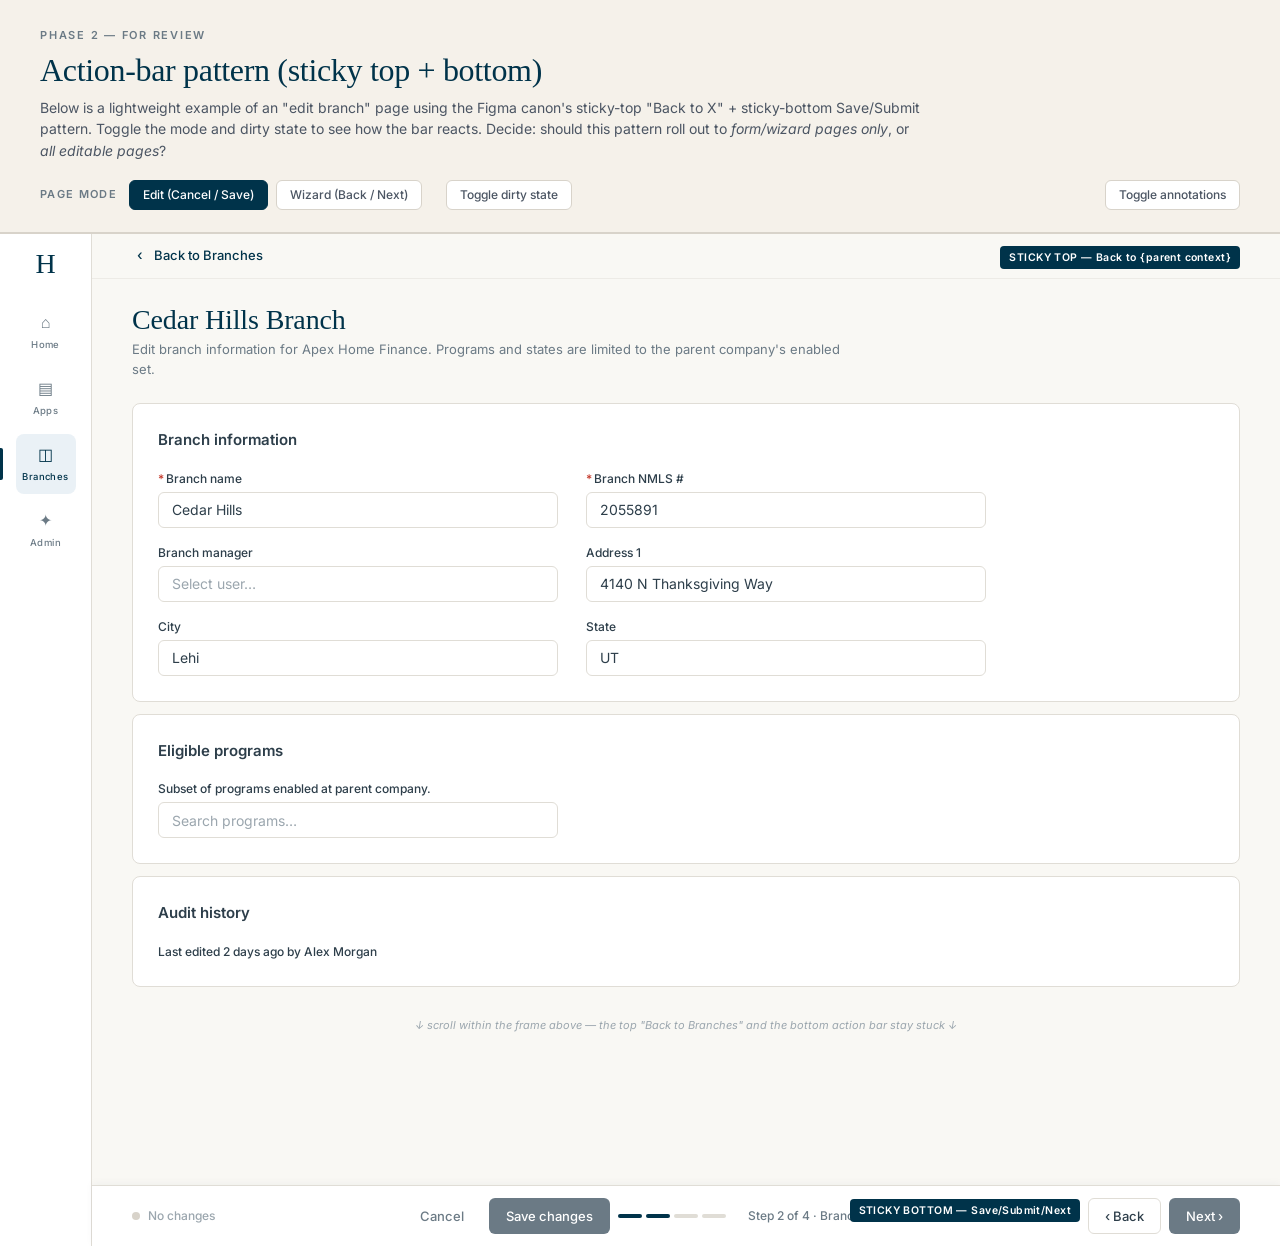
<file: assets/specs/design-canon-action-bar.html>
<!doctype html>
<html lang="en">
<head>
<meta charset="utf-8" />
<title>Design canon — action-bar pattern</title>
<meta name="viewport" content="width=device-width, initial-scale=1" />
<link rel="preconnect" href="https://fonts.googleapis.com">
<link rel="preconnect" href="https://fonts.gstatic.com" crossorigin>
<link href="https://fonts.googleapis.com/css2?family=Inter:wght@300;400;500;600;700&display=swap" rel="stylesheet">
<style>
  /* ============================================================
     DESIGN CANON — ACTION-BAR PATTERN VISUALIZATION
     Sticky-top "Back to X" + sticky-bottom Save/Submit bar
     on an example "edit branch" page. Toggle the page mode
     to see edit-mode (Save/Cancel) vs wizard-mode (Back/Next).
     ============================================================ */

  * { box-sizing: border-box; }
  html, body { margin: 0; padding: 0; }
  body {
    font-family: 'Inter', -apple-system, BlinkMacSystemFont, sans-serif;
    background: #e8e4dc;
    color: #2d3e4a;
    line-height: 1.45;
    -webkit-font-smoothing: antialiased;
  }

  /* Doc-level header (the user reading this — outside the simulated app) */
  .doc-header {
    padding: 28px 40px 22px;
    background: #f5f1ea;
    border-bottom: 1px solid #d8d3ca;
  }
  .doc-eyebrow {
    font-size: 11px;
    font-weight: 600;
    letter-spacing: 0.16em;
    text-transform: uppercase;
    color: #6b7a85;
    margin: 0 0 8px;
  }
  .doc-title {
    font-family: Georgia, 'IvyPresto Display', serif;
    font-weight: 400;
    font-size: 32px;
    line-height: 1.15;
    color: #00334a;
    margin: 0 0 8px;
    letter-spacing: -0.01em;
  }
  .doc-lede {
    font-size: 14px;
    color: #4b5563;
    margin: 0 0 18px;
    max-width: 880px;
    line-height: 1.55;
  }
  .mode-row {
    display: flex; gap: 8px; align-items: center;
    font-size: 13px;
  }
  .mode-row .mode-label {
    font-size: 11px;
    font-weight: 600;
    letter-spacing: 0.12em;
    text-transform: uppercase;
    color: #6b7a85;
    margin-right: 4px;
  }
  .mode-btn {
    height: 30px;
    padding: 0 13px;
    border-radius: 6px;
    background: #fff;
    border: 1px solid #d8d3ca;
    color: #4b5563;
    font-size: 12px;
    font-weight: 500;
    font-family: inherit;
    cursor: pointer;
  }
  .mode-btn.active {
    background: #00334a;
    color: #fff;
    border-color: #00334a;
  }
  .dirty-btn {
    height: 30px;
    padding: 0 13px;
    border-radius: 6px;
    background: #fff;
    border: 1px solid #d8d3ca;
    color: #4b5563;
    font-size: 12px;
    font-weight: 500;
    font-family: inherit;
    cursor: pointer;
    margin-left: 16px;
  }
  .dirty-btn.on {
    background: #c4382a; color: #fff; border-color: #c4382a;
  }

  /* ============ Simulated app shell ============ */
  .app-shell {
    display: grid;
    grid-template-columns: 92px 1fr;
    min-height: calc(100vh - 200px);
    background: #f9f8f4;
    border-top: 1px solid #d8d3ca;
  }

  /* ============ Left sidenav (kept ours, 92px) ============ */
  .sidenav {
    background: #ffffff;
    border-right: 1px solid #e0ddd6;
    padding: 16px 0;
    display: flex;
    flex-direction: column;
    align-items: center;
    gap: 6px;
  }
  .sidenav .logo {
    font-family: Georgia, 'IvyPresto Display', serif;
    font-size: 28px;
    color: #00334a;
    margin-bottom: 18px;
    line-height: 1;
  }
  .sidenav .tile {
    width: 60px; height: 60px;
    display: flex; flex-direction: column;
    align-items: center; justify-content: center;
    gap: 4px;
    border-radius: 8px;
    cursor: pointer;
    color: #6b7a85;
    position: relative;
  }
  .sidenav .tile.active {
    background: #eaf1f6;
    color: #00334a;
  }
  .sidenav .tile.active::before {
    content: '';
    position: absolute; left: -16px; top: 14px;
    width: 3px; height: 32px;
    background: #00334a;
    border-radius: 0 2px 2px 0;
  }
  .sidenav .tile .icon {
    width: 22px; height: 22px;
    display: flex; align-items: center; justify-content: center;
    font-size: 16px;
  }
  .sidenav .tile .lbl {
    font-size: 9.5px;
    font-weight: 500;
    letter-spacing: 0.04em;
  }

  /* ============ Main content area ============ */
  .main {
    display: flex;
    flex-direction: column;
    position: relative;
    /* leaves space for sticky bottom action bar */
  }

  /* ----- Sticky top: Back to X ----- */
  .back-bar {
    position: sticky;
    top: 0;
    z-index: 5;
    background: #f9f8f4;
    border-bottom: 1px solid #edebe6;
    padding: 12px 40px 13px;
    display: flex;
    align-items: center;
    gap: 6px;
    font-size: 13px;
    font-weight: 500;
    color: #00334a;
    cursor: pointer;
  }
  .back-bar .arrow {
    width: 16px; height: 16px;
    display: inline-flex; align-items: center; justify-content: center;
    font-size: 14px;
  }
  .back-bar:hover { background: #f3eee5; }

  /* ----- Page header (the canon: IvyPresto/Georgia 28px) ----- */
  .page-head {
    padding: 24px 40px 4px;
  }
  .page-title {
    font-family: Georgia, 'IvyPresto Display', serif;
    font-weight: 400;
    font-size: 28px;
    line-height: 33.6px;
    color: #00334a;
    margin: 0;
    letter-spacing: -0.005em;
  }
  .page-sub {
    font-size: 13px;
    line-height: 19.5px;
    color: #6b7a85;
    margin: 4px 0 0;
    max-width: 720px;
  }

  /* ----- Body cards ----- */
  .page-body {
    padding: 20px 40px 120px; /* bottom pad keeps content above sticky bar */
    display: flex;
    flex-direction: column;
    gap: 12px;
  }

  .card {
    background: #ffffff;
    border: 1px solid #e0ddd6;
    border-radius: 8px;
    padding: 25px;
  }
  .card-title {
    font-size: 15px;
    line-height: 22.5px;
    font-weight: 600;
    color: #2d3e4a;
    margin: 0 0 18px;
  }
  .form-grid {
    display: grid;
    grid-template-columns: repeat(2, minmax(0, 1fr));
    gap: 16px 24px;
    max-width: 832px;
  }
  .field { display: flex; flex-direction: column; gap: 4px; }
  .field-full { grid-column: 1 / -1; }
  .field-label {
    font-size: 12px;
    line-height: 18px;
    font-weight: 500;
    color: #2d3e4a;
  }
  .field-label .req { color: #c4382a; margin-right: 2px; }
  .field-input {
    height: 36px;
    border: 1px solid #e0ddd6;
    border-radius: 6px;
    padding: 0 13px;
    font-size: 14px;
    font-family: inherit;
    color: #2d3e4a;
    background: #fff;
    max-width: 400px;
    transition: border-color 0.15s, box-shadow 0.15s;
  }
  .field-input::placeholder { color: #9ba6ae; }
  .field-input:focus {
    outline: none;
    border-color: #00334a;
    box-shadow: 0 0 0 3px rgba(0, 51, 74, 0.08);
  }

  /* ----- Sticky bottom action bar ----- */
  .action-bar {
    position: sticky;
    bottom: 0;
    z-index: 5;
    background: #ffffff;
    border-top: 1px solid #e0ddd6;
    padding: 12px 40px;
    display: flex;
    align-items: center;
    gap: 8px;
    box-shadow: 0 -2px 8px rgba(0, 51, 74, 0.04);
  }
  .action-bar .dirty {
    display: flex;
    align-items: center;
    gap: 8px;
    margin-right: auto;
    color: #9ba6ae;
    font-size: 12px;
    font-weight: 500;
    transition: opacity 0.2s, color 0.2s;
  }
  .action-bar .dirty .dot {
    width: 8px; height: 8px;
    border-radius: 50%;
    background: #d8d3ca;
    transition: background 0.2s;
  }
  body.is-dirty .action-bar .dirty {
    color: #c4382a;
  }
  body.is-dirty .action-bar .dirty .dot {
    background: #c4382a;
    box-shadow: 0 0 0 4px rgba(196, 56, 42, 0.12);
  }
  body.is-dirty .action-bar .btn-primary {
    background: #00334a;
  }
  body:not(.is-dirty) .action-bar .btn-primary {
    background: #6b7a85;
    cursor: not-allowed;
  }

  .btn {
    height: 36px;
    padding: 0 16px;
    border-radius: 6px;
    border: 1px solid transparent;
    font-size: 13px;
    font-weight: 500;
    font-family: inherit;
    cursor: pointer;
    display: inline-flex;
    align-items: center;
    gap: 6px;
    transition: background 0.15s, border-color 0.15s;
  }
  .btn-primary { background: #00334a; color: #fff; }
  .btn-primary:hover { background: #00415e; }
  .btn-outline {
    background: #ffffff;
    border-color: #e0ddd6;
    color: #2d3e4a;
  }
  .btn-outline:hover { background: #f8f7f4; }
  .btn-ghost {
    background: transparent;
    color: #6b7a85;
  }
  .btn-ghost:hover { color: #2d3e4a; }

  /* Wizard mode shows Back/Next + step pip; edit mode shows Cancel/Save */
  body.mode-edit   .wizard-controls { display: none; }
  body.mode-wizard .edit-controls   { display: none; }
  body.mode-wizard .back-bar-label  { content: 'Onboarding · Step 2 of 4'; }

  .step-pips {
    display: flex; gap: 4px;
    margin-right: 14px;
  }
  .pip {
    width: 24px; height: 4px;
    background: #e0ddd6;
    border-radius: 2px;
  }
  .pip.done { background: #00334a; }
  .pip.now  { background: #00334a; }
  .pip.todo { background: #e0ddd6; }

  .step-label {
    font-size: 12px;
    color: #6b7a85;
    margin-right: auto;
    font-weight: 500;
  }

  /* Annotation callouts — for understanding the pattern */
  .note {
    position: relative;
  }
  .note::after {
    content: attr(data-note);
    position: absolute;
    right: 40px;
    background: #00334a;
    color: #fff;
    font-size: 10.5px;
    font-weight: 600;
    letter-spacing: 0.04em;
    padding: 4px 9px;
    border-radius: 4px;
    pointer-events: none;
    white-space: nowrap;
  }
  .back-bar.note::after { top: 12px; }
  .action-bar.note::after { top: 13px; right: 200px; }

  /* Show/hide annotations */
  body.show-notes .note::after { display: block; }
  body:not(.show-notes) .note::after { display: none; }

  /* Visual hint to scroll */
  .scroll-hint {
    text-align: center;
    color: #9ba6ae;
    font-size: 11px;
    padding: 8px 0 20px;
    font-style: italic;
  }
</style>
</head>
<body class="mode-edit show-notes">
  <!-- Doc-level header (this is the explainer, not part of the simulated app) -->
  <header class="doc-header">
    <p class="doc-eyebrow">Phase 2 — for review</p>
    <h1 class="doc-title">Action-bar pattern (sticky top + bottom)</h1>
    <p class="doc-lede">
      Below is a lightweight example of an "edit branch" page using the Figma canon's sticky-top
      "Back to X" + sticky-bottom Save/Submit pattern. Toggle the mode and dirty state to see how the bar
      reacts. Decide: should this pattern roll out to <em>form/wizard pages only</em>, or <em>all editable pages</em>?
    </p>
    <div class="mode-row">
      <span class="mode-label">Page mode</span>
      <button class="mode-btn active" id="modeEdit">Edit (Cancel / Save)</button>
      <button class="mode-btn" id="modeWizard">Wizard (Back / Next)</button>
      <button class="dirty-btn" id="dirtyToggle">Toggle dirty state</button>
      <button class="mode-btn" id="notesToggle" style="margin-left:auto">Toggle annotations</button>
    </div>
  </header>

  <!-- Simulated app shell with left rail + main -->
  <div class="app-shell">
    <!-- Sidenav: KEPT from current project, 92px icon rail -->
    <aside class="sidenav">
      <div class="logo">H</div>
      <div class="tile"><div class="icon">⌂</div><div class="lbl">Home</div></div>
      <div class="tile"><div class="icon">▤</div><div class="lbl">Apps</div></div>
      <div class="tile active"><div class="icon">◫</div><div class="lbl">Branches</div></div>
      <div class="tile"><div class="icon">✦</div><div class="lbl">Admin</div></div>
    </aside>

    <!-- Main content -->
    <main class="main">
      <div class="back-bar note" data-note="STICKY TOP — Back to {parent context}">
        <span class="arrow">‹</span>
        <span>Back to Branches</span>
      </div>

      <div class="page-head">
        <h1 class="page-title">Cedar Hills Branch</h1>
        <p class="page-sub">Edit branch information for Apex Home Finance. Programs and states are limited to the parent company's enabled set.</p>
      </div>

      <div class="page-body">
        <section class="card">
          <h3 class="card-title">Branch information</h3>
          <div class="form-grid">
            <div class="field">
              <label class="field-label"><span class="req">*</span>Branch name</label>
              <input class="field-input" value="Cedar Hills" />
            </div>
            <div class="field">
              <label class="field-label"><span class="req">*</span>Branch NMLS #</label>
              <input class="field-input" value="2055891" />
            </div>
            <div class="field">
              <label class="field-label">Branch manager</label>
              <input class="field-input" placeholder="Select user…" />
            </div>
            <div class="field">
              <label class="field-label">Address 1</label>
              <input class="field-input" value="4140 N Thanksgiving Way" />
            </div>
            <div class="field">
              <label class="field-label">City</label>
              <input class="field-input" value="Lehi" />
            </div>
            <div class="field">
              <label class="field-label">State</label>
              <input class="field-input" value="UT" />
            </div>
          </div>
        </section>

        <section class="card">
          <h3 class="card-title">Eligible programs</h3>
          <div class="form-grid">
            <div class="field field-full">
              <label class="field-label">Subset of programs enabled at parent company.</label>
              <input class="field-input" placeholder="Search programs…" />
            </div>
          </div>
        </section>

        <section class="card">
          <h3 class="card-title">Audit history</h3>
          <div class="form-grid">
            <div class="field field-full">
              <label class="field-label">Last edited 2 days ago by Alex Morgan</label>
            </div>
          </div>
        </section>

        <p class="scroll-hint">↓ scroll within the frame above — the top "Back to Branches" and the bottom action bar stay stuck ↓</p>
      </div>

      <!-- Sticky bottom action bar -->
      <div class="action-bar note" data-note="STICKY BOTTOM — Save/Submit/Next">
        <div class="edit-controls" style="display:contents">
          <div class="dirty">
            <span class="dot"></span>
            <span class="dirty-text">No changes</span>
          </div>
          <button class="btn btn-ghost">Cancel</button>
          <button class="btn btn-primary">Save changes</button>
        </div>

        <div class="wizard-controls" style="display:contents">
          <div class="step-pips">
            <span class="pip done"></span>
            <span class="pip now"></span>
            <span class="pip todo"></span>
            <span class="pip todo"></span>
          </div>
          <span class="step-label">Step 2 of 4 · Branch details</span>
          <button class="btn btn-outline">‹ Back</button>
          <button class="btn btn-primary">Next ›</button>
        </div>
      </div>
    </main>
  </div>

<script>
  const body = document.body;
  const dirtyText = document.querySelector('.dirty-text');

  document.getElementById('modeEdit').addEventListener('click', (e) => {
    body.classList.remove('mode-wizard');
    body.classList.add('mode-edit');
    document.querySelectorAll('.mode-row .mode-btn').forEach(b => b.classList.remove('active'));
    e.currentTarget.classList.add('active');
  });

  document.getElementById('modeWizard').addEventListener('click', (e) => {
    body.classList.remove('mode-edit');
    body.classList.add('mode-wizard');
    document.querySelectorAll('.mode-row .mode-btn').forEach(b => b.classList.remove('active'));
    e.currentTarget.classList.add('active');
  });

  document.getElementById('dirtyToggle').addEventListener('click', (e) => {
    body.classList.toggle('is-dirty');
    e.currentTarget.classList.toggle('on');
    e.currentTarget.textContent = body.classList.contains('is-dirty')
      ? 'Dirty state: ON'
      : 'Toggle dirty state';
    if (dirtyText) {
      dirtyText.textContent = body.classList.contains('is-dirty')
        ? 'Unsaved changes'
        : 'No changes';
    }
  });

  document.getElementById('notesToggle').addEventListener('click', (e) => {
    body.classList.toggle('show-notes');
    e.currentTarget.textContent = body.classList.contains('show-notes')
      ? 'Hide annotations'
      : 'Show annotations';
  });

  // Edits to inputs flip dirty state automatically
  document.querySelectorAll('.field-input').forEach(inp => {
    inp.addEventListener('input', () => {
      if (!body.classList.contains('is-dirty')) {
        body.classList.add('is-dirty');
        document.getElementById('dirtyToggle').classList.add('on');
        document.getElementById('dirtyToggle').textContent = 'Dirty state: ON';
        if (dirtyText) dirtyText.textContent = 'Unsaved changes';
      }
    });
  });
</script>
</body>
</html>
</file>
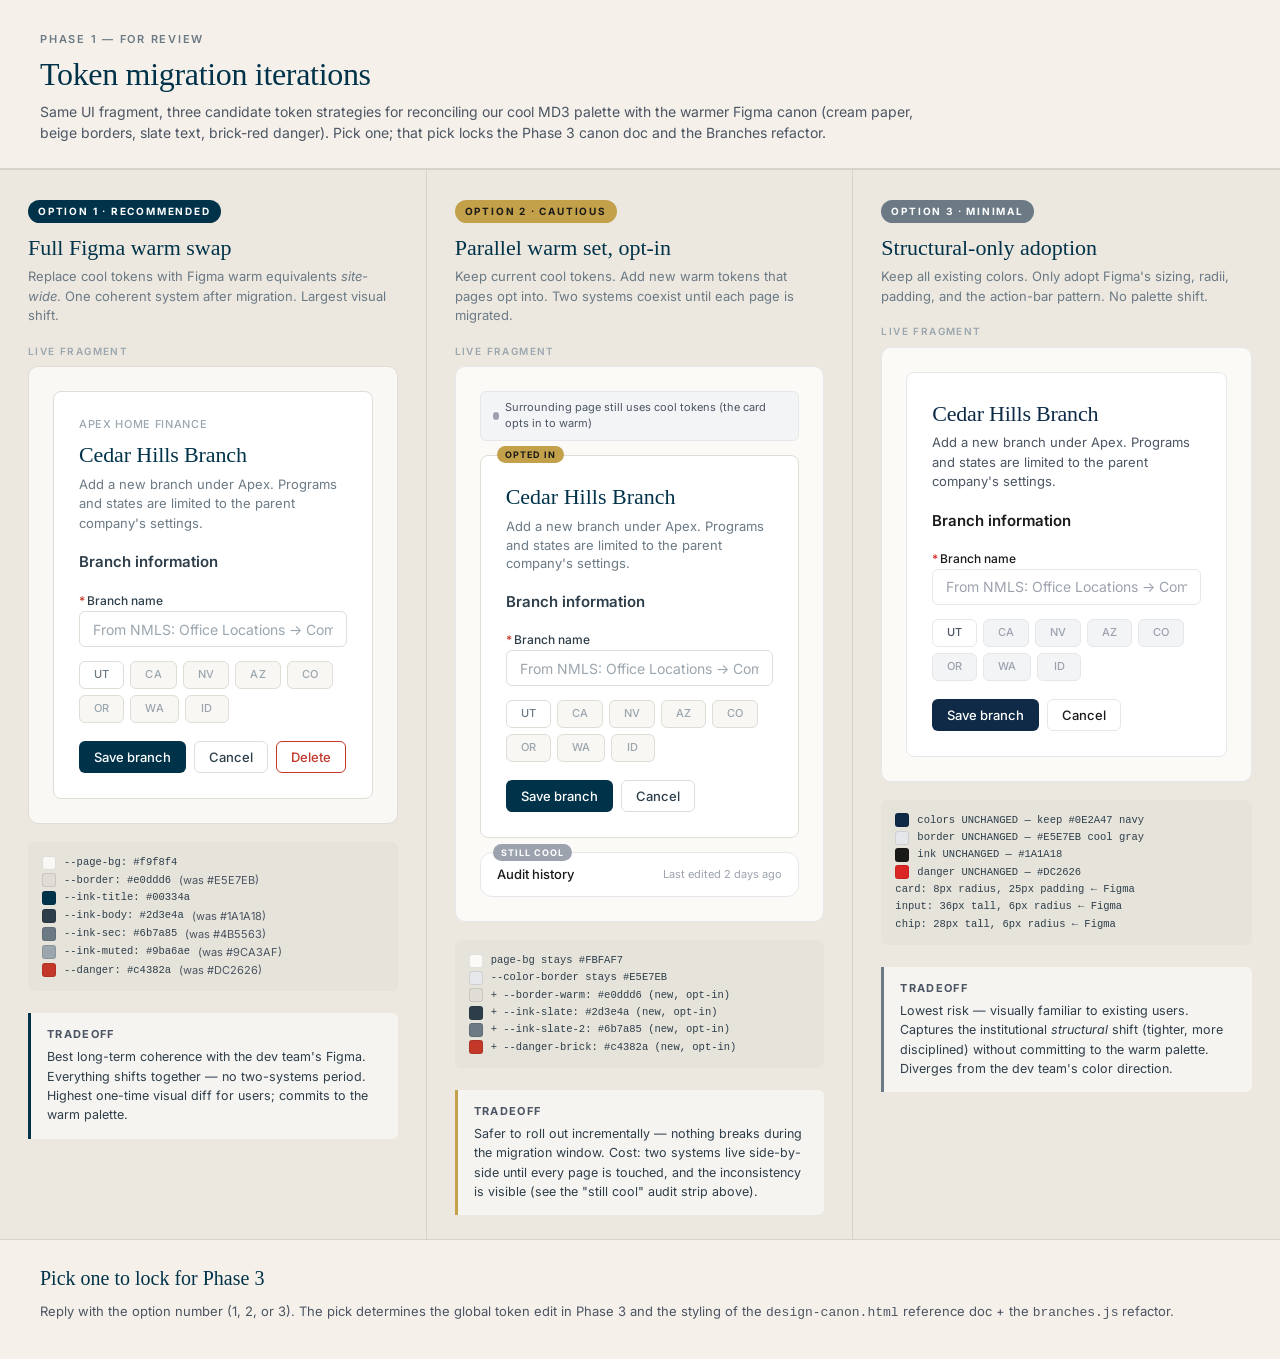
<file: assets/specs/design-canon-iterations.html>
<!doctype html>
<html lang="en">
<head>
<meta charset="utf-8" />
<title>Design canon — token migration iterations</title>
<meta name="viewport" content="width=device-width, initial-scale=1" />
<link rel="preconnect" href="https://fonts.googleapis.com">
<link rel="preconnect" href="https://fonts.gstatic.com" crossorigin>
<link href="https://fonts.googleapis.com/css2?family=Inter:wght@300;400;500;600;700&display=swap" rel="stylesheet">
<style>
  /* ============================================================
     DESIGN CANON — TOKEN MIGRATION ITERATIONS
     Three columns showing the SAME UI fragment under three
     candidate token strategies for the Figma → ours reconciliation.
     ============================================================ */

  * { box-sizing: border-box; }
  html, body { margin: 0; padding: 0; }
  body {
    font-family: 'Inter', -apple-system, BlinkMacSystemFont, 'Segoe UI', sans-serif;
    background: #ece8e0;
    color: #1f2937;
    -webkit-font-smoothing: antialiased;
    line-height: 1.45;
  }

  .doc-header {
    padding: 32px 40px 24px;
    border-bottom: 1px solid #d8d3ca;
    background: #f5f1ea;
  }
  .doc-eyebrow {
    font-size: 11px;
    font-weight: 600;
    letter-spacing: 0.16em;
    text-transform: uppercase;
    color: #6b7a85;
    margin: 0 0 8px;
  }
  .doc-title {
    font-family: Georgia, 'IvyPresto Display', serif;
    font-weight: 400;
    font-size: 32px;
    line-height: 1.15;
    color: #00334a;
    margin: 0 0 8px;
    letter-spacing: -0.01em;
  }
  .doc-lede {
    font-size: 14px;
    line-height: 1.55;
    color: #4b5563;
    max-width: 880px;
    margin: 0;
  }

  .grid {
    display: grid;
    grid-template-columns: repeat(3, minmax(0, 1fr));
    gap: 0;
    border-top: 1px solid #d8d3ca;
  }
  .col {
    padding: 28px 28px 24px;
    border-right: 1px solid #d8d3ca;
    min-height: 100vh;
  }
  .col:last-child { border-right: 0; }

  .col-label {
    display: inline-block;
    font-size: 10px;
    font-weight: 700;
    letter-spacing: 0.18em;
    text-transform: uppercase;
    padding: 4px 10px;
    border-radius: 999px;
    margin-bottom: 12px;
  }
  .col-label.rec { background: #00334a; color: #fff; }
  .col-label.opt { background: #c2a14a; color: #1a1a18; }
  .col-label.str { background: #6b7a85; color: #fff; }

  .col-title {
    font-family: Georgia, 'IvyPresto Display', serif;
    font-weight: 400;
    font-size: 22px;
    line-height: 1.2;
    margin: 0 0 6px;
    color: #00334a;
  }
  .col-subtitle {
    font-size: 13px;
    color: #6b7a85;
    margin: 0 0 18px;
    line-height: 1.5;
  }

  .stage-label {
    font-size: 10px;
    font-weight: 600;
    letter-spacing: 0.14em;
    text-transform: uppercase;
    color: #9ba6ae;
    margin: 0 0 8px;
  }

  /* ===================================================
     OPTION 1: FULL FIGMA WARM SWAP (recommended)
     Page bg, card bg, all text colors, borders — all
     replaced with Figma warm equivalents site-wide.
     =================================================== */
  .stage-1 {
    background: #f9f8f4;   /* Figma page bg */
    padding: 24px;
    border-radius: 10px;
    border: 1px solid #e0ddd6;
  }
  .stage-1 .fragment-card {
    background: #ffffff;
    border: 1px solid #e0ddd6;          /* warm beige */
    border-radius: 8px;
    padding: 25px;
  }
  .stage-1 .frag-eyebrow {
    font-size: 11px;
    font-weight: 500;
    color: #9ba6ae;
    letter-spacing: 0.06em;
    text-transform: uppercase;
    margin: 0 0 6px;
  }
  .stage-1 .frag-title {
    font-family: Georgia, serif;
    font-weight: 400;
    font-size: 22px;
    color: #00334a;
    margin: 0 0 4px;
    letter-spacing: -0.005em;
  }
  .stage-1 .frag-sub {
    font-size: 13px;
    color: #6b7a85;
    margin: 0 0 18px;
    line-height: 1.5;
  }
  .stage-1 .section-h {
    font-size: 15px;
    font-weight: 600;
    color: #2d3e4a;
    margin: 0 0 14px;
    line-height: 1.5;
  }
  .stage-1 .field-label {
    font-size: 12px;
    font-weight: 500;
    color: #2d3e4a;
    margin: 0 0 4px;
    line-height: 1.5;
  }
  .stage-1 .field-label .req { color: #c4382a; margin-right: 2px; }
  .stage-1 .input {
    width: 100%;
    height: 36px;
    background: #ffffff;
    border: 1px solid #e0ddd6;
    border-radius: 6px;
    padding: 0 13px;
    font-size: 14px;
    font-family: inherit;
    color: #2d3e4a;
  }
  .stage-1 .input::placeholder { color: #9ba6ae; }
  .stage-1 .chip-row {
    display: flex;
    flex-wrap: wrap;
    gap: 6px;
    margin: 14px 0 18px;
  }
  .stage-1 .chip {
    height: 28px;
    min-width: 44px;
    padding: 0 14px;
    border-radius: 6px;
    background: #f8f7f4;
    border: 1px solid #e0ddd6;
    color: #9ba6ae;
    font-size: 11px;
    font-weight: 500;
    letter-spacing: 0.02em;
    display: inline-flex;
    align-items: center;
    justify-content: center;
  }
  .stage-1 .chip.on {
    background: #ffffff;
    color: #6b7a85;
  }
  .stage-1 .btn-row { display: flex; gap: 8px; }
  .stage-1 .btn {
    height: 32px;
    padding: 0 14px;
    border-radius: 6px;
    font-size: 13px;
    font-weight: 500;
    font-family: inherit;
    cursor: pointer;
    border: 1px solid transparent;
    display: inline-flex;
    align-items: center;
  }
  .stage-1 .btn-primary { background: #00334a; color: #fff; }
  .stage-1 .btn-outline {
    background: #ffffff;
    border-color: #e0ddd6;
    color: #2d3e4a;
  }
  .stage-1 .btn-danger {
    background: transparent;
    border-color: #c4382a;
    color: #c4382a;
  }

  /* ===================================================
     OPTION 2: PARALLEL WARM SET, OPT-IN
     Old cool tokens persist; new "warm" tokens are added
     and applied ONLY to opted-in fragments. Visualized
     here by showing one card opted-in (warm) AND a small
     adjacent strip in the old cool style — to illustrate
     the "two systems coexist" reality.
     =================================================== */
  .stage-2 {
    background: #fbfaf7;   /* current page bg */
    padding: 24px;
    border-radius: 10px;
    border: 1px solid #e5e7eb; /* current cool border */
  }
  .stage-2-banner {
    background: #f3f4f6;
    border: 1px solid #e5e7eb;
    border-radius: 6px;
    padding: 8px 12px;
    font-size: 11px;
    color: #4b5563;
    margin-bottom: 14px;
    display: flex;
    align-items: center;
    gap: 6px;
  }
  .stage-2-banner .dot {
    width: 8px; height: 8px; border-radius: 50%;
    background: #9ca3af;
  }
  .stage-2 .fragment-card {
    background: #ffffff;
    border: 1px solid #e0ddd6;          /* opt-in to warm */
    border-radius: 8px;
    padding: 25px;
    position: relative;
  }
  .stage-2 .opt-in-pill {
    position: absolute;
    top: -10px;
    left: 16px;
    background: #c2a14a;
    color: #1a1a18;
    font-size: 9px;
    font-weight: 700;
    letter-spacing: 0.12em;
    padding: 2px 8px;
    border-radius: 999px;
    text-transform: uppercase;
  }
  .stage-2 .frag-title {
    font-family: Georgia, serif;
    font-weight: 400;
    font-size: 22px;
    color: #00334a;
    margin: 0 0 4px;
  }
  .stage-2 .frag-sub {
    font-size: 13px;
    color: #6b7a85;
    margin: 0 0 18px;
  }
  .stage-2 .section-h {
    font-size: 15px;
    font-weight: 600;
    color: #2d3e4a;
    margin: 0 0 14px;
  }
  .stage-2 .field-label {
    font-size: 12px; font-weight: 500;
    color: #2d3e4a;
    margin: 0 0 4px;
  }
  .stage-2 .field-label .req { color: #c4382a; margin-right: 2px; }
  .stage-2 .input {
    width: 100%; height: 36px;
    background: #fff;
    border: 1px solid #e0ddd6;
    border-radius: 6px;
    padding: 0 13px; font-size: 14px;
    font-family: inherit; color: #2d3e4a;
  }
  .stage-2 .input::placeholder { color: #9ba6ae; }
  .stage-2 .chip-row {
    display: flex; flex-wrap: wrap; gap: 6px;
    margin: 14px 0 18px;
  }
  .stage-2 .chip {
    height: 28px; min-width: 44px; padding: 0 14px;
    border-radius: 6px;
    background: #f8f7f4;
    border: 1px solid #e0ddd6;
    color: #9ba6ae;
    font-size: 11px; font-weight: 500;
    display: inline-flex; align-items: center; justify-content: center;
  }
  .stage-2 .chip.on { background: #fff; color: #6b7a85; }
  .stage-2 .btn-row { display: flex; gap: 8px; }
  .stage-2 .btn {
    height: 32px; padding: 0 14px; border-radius: 6px;
    font-size: 13px; font-weight: 500; font-family: inherit;
    border: 1px solid transparent; cursor: pointer;
    display: inline-flex; align-items: center;
  }
  .stage-2 .btn-primary { background: #00334a; color: #fff; }
  .stage-2 .btn-outline { background: #fff; border-color: #e0ddd6; color: #2d3e4a; }
  /* Adjacent "still cool" element */
  .stage-2 .cool-strip {
    margin-top: 14px;
    background: #ffffff;
    border: 1px solid #e5e7eb;    /* cool gray, NOT migrated */
    border-radius: 12px;          /* cool 12px radius */
    padding: 12px 16px;
    display: flex;
    align-items: center;
    gap: 10px;
    position: relative;
  }
  .stage-2 .cool-strip::before {
    content: 'still cool';
    position: absolute;
    top: -9px;
    left: 12px;
    background: #9ca3af;
    color: #fff;
    font-size: 9px;
    font-weight: 700;
    letter-spacing: 0.12em;
    padding: 2px 8px;
    border-radius: 999px;
    text-transform: uppercase;
  }
  .stage-2 .cool-strip-title {
    font-size: 13px;
    color: #1a1a18;
    font-weight: 500;
  }
  .stage-2 .cool-strip-meta {
    font-size: 11px;
    color: #9ca3af;
    margin-left: auto;
  }

  /* ===================================================
     OPTION 3: STRUCTURAL-ONLY
     Keep existing cool palette. Only adopt sizing/radius
     from Figma: 8px card radius, 25px card pad, 36px
     inputs, 6px input radius, 28px chips.
     =================================================== */
  .stage-3 {
    background: #fbfaf7;   /* current bg */
    padding: 24px;
    border-radius: 10px;
    border: 1px solid #e5e7eb;
  }
  .stage-3 .fragment-card {
    background: #ffffff;
    border: 1px solid #e5e7eb;          /* COOL border kept */
    border-radius: 8px;                  /* Figma radius */
    padding: 25px;                       /* Figma padding */
  }
  .stage-3 .frag-title {
    font-family: 'IvyPresto Display', Georgia, serif;
    font-weight: 300;
    font-size: 22px;
    color: #0e2a47;                     /* current navy */
    margin: 0 0 4px;
    letter-spacing: -0.01em;
  }
  .stage-3 .frag-sub {
    font-size: 13px;
    color: #4b5563;                      /* current secondary */
    margin: 0 0 18px;
    line-height: 1.5;
  }
  .stage-3 .section-h {
    font-size: 15px;
    font-weight: 600;
    color: #1a1a18;
    margin: 0 0 14px;
  }
  .stage-3 .field-label {
    font-size: 12px;
    font-weight: 500;
    color: #1a1a18;
    margin: 0 0 4px;
  }
  .stage-3 .field-label .req { color: #dc2626; margin-right: 2px; }
  .stage-3 .input {
    width: 100%;
    height: 36px;                        /* Figma height */
    background: #ffffff;
    border: 1px solid #e5e7eb;          /* COOL border */
    border-radius: 6px;                  /* Figma radius */
    padding: 0 13px;
    font-size: 14px;
    font-family: inherit;
    color: #1a1a18;
  }
  .stage-3 .input::placeholder { color: #9ca3af; }
  .stage-3 .chip-row {
    display: flex; flex-wrap: wrap; gap: 6px;
    margin: 14px 0 18px;
  }
  .stage-3 .chip {
    height: 28px;                        /* Figma sizing */
    min-width: 44px;
    padding: 0 14px;
    border-radius: 6px;
    background: #f3f4f6;                  /* COOL bg */
    border: 1px solid #e5e7eb;
    color: #9ca3af;
    font-size: 11px;
    font-weight: 500;
    display: inline-flex; align-items: center; justify-content: center;
  }
  .stage-3 .chip.on { background: #ffffff; color: #4b5563; }
  .stage-3 .btn-row { display: flex; gap: 8px; }
  .stage-3 .btn {
    height: 32px; padding: 0 14px; border-radius: 6px;
    font-size: 13px; font-weight: 500; font-family: inherit;
    border: 1px solid transparent; cursor: pointer;
    display: inline-flex; align-items: center;
  }
  .stage-3 .btn-primary { background: #0e2a47; color: #fff; }   /* current navy */
  .stage-3 .btn-outline { background: #fff; border-color: #e5e7eb; color: #1a1a18; }

  /* Tradeoff caption */
  .tradeoff {
    margin-top: 22px;
    padding: 14px 16px;
    border-left: 3px solid;
    background: rgba(255,255,255,0.55);
    border-radius: 0 6px 6px 0;
  }
  .col:nth-child(1) .tradeoff { border-left-color: #00334a; }
  .col:nth-child(2) .tradeoff { border-left-color: #c2a14a; }
  .col:nth-child(3) .tradeoff { border-left-color: #6b7a85; }
  .tradeoff h4 {
    margin: 0 0 4px;
    font-size: 11px;
    letter-spacing: 0.12em;
    text-transform: uppercase;
    color: #4b5563;
  }
  .tradeoff p {
    margin: 0;
    font-size: 12.5px;
    line-height: 1.55;
    color: #2d3e4a;
  }

  /* Token diff legend */
  .legend {
    margin-top: 18px;
    padding: 12px 14px;
    background: rgba(0,0,0,0.025);
    border-radius: 6px;
    font-size: 11px;
    color: #4b5563;
    line-height: 1.65;
  }
  .legend .row { display: flex; align-items: center; gap: 8px; }
  .legend .sw {
    display: inline-block;
    width: 14px; height: 14px;
    border-radius: 3px;
    border: 1px solid rgba(0,0,0,0.1);
    flex-shrink: 0;
  }
  .legend code {
    font-family: 'SF Mono', Menlo, monospace;
    font-size: 10.5px;
    color: #2d3e4a;
  }

  /* Bottom decision strip */
  .decision {
    padding: 24px 40px 36px;
    border-top: 1px solid #d8d3ca;
    background: #f5f1ea;
  }
  .decision h3 {
    font-family: Georgia, serif;
    font-weight: 400;
    font-size: 20px;
    color: #00334a;
    margin: 0 0 8px;
  }
  .decision p {
    font-size: 13px;
    color: #4b5563;
    margin: 0;
    line-height: 1.55;
  }
</style>
</head>
<body>
  <header class="doc-header">
    <p class="doc-eyebrow">Phase 1 — for review</p>
    <h1 class="doc-title">Token migration iterations</h1>
    <p class="doc-lede">
      Same UI fragment, three candidate token strategies for reconciling our cool MD3 palette with the warmer Figma canon
      (cream paper, beige borders, slate text, brick-red danger). Pick one; that pick locks the Phase 3 canon doc and
      the Branches refactor.
    </p>
  </header>

  <div class="grid">
    <!-- ============ OPTION 1: FULL FIGMA WARM SWAP ============ -->
    <section class="col">
      <span class="col-label rec">Option 1 · Recommended</span>
      <h2 class="col-title">Full Figma warm swap</h2>
      <p class="col-subtitle">
        Replace cool tokens with Figma warm equivalents <em>site-wide</em>. One coherent system after migration. Largest visual shift.
      </p>

      <p class="stage-label">Live fragment</p>
      <div class="stage-1">
        <div class="fragment-card">
          <p class="frag-eyebrow">Apex Home Finance</p>
          <h3 class="frag-title">Cedar Hills Branch</h3>
          <p class="frag-sub">Add a new branch under Apex. Programs and states are limited to the parent company's settings.</p>
          <h4 class="section-h">Branch information</h4>
          <label class="field-label"><span class="req">*</span>Branch name</label>
          <input class="input" placeholder="From NMLS: Office Locations → Company" />
          <div class="chip-row">
            <span class="chip on">UT</span><span class="chip">CA</span><span class="chip">NV</span>
            <span class="chip">AZ</span><span class="chip">CO</span><span class="chip">OR</span>
            <span class="chip">WA</span><span class="chip">ID</span>
          </div>
          <div class="btn-row">
            <button class="btn btn-primary">Save branch</button>
            <button class="btn btn-outline">Cancel</button>
            <button class="btn btn-danger">Delete</button>
          </div>
        </div>
      </div>

      <div class="legend">
        <div class="row"><span class="sw" style="background:#f9f8f4"></span><code>--page-bg: #f9f8f4</code></div>
        <div class="row"><span class="sw" style="background:#e0ddd6"></span><code>--border: #e0ddd6</code> (was #E5E7EB)</div>
        <div class="row"><span class="sw" style="background:#00334a"></span><code>--ink-title: #00334a</code></div>
        <div class="row"><span class="sw" style="background:#2d3e4a"></span><code>--ink-body: #2d3e4a</code> (was #1A1A18)</div>
        <div class="row"><span class="sw" style="background:#6b7a85"></span><code>--ink-sec: #6b7a85</code> (was #4B5563)</div>
        <div class="row"><span class="sw" style="background:#9ba6ae"></span><code>--ink-muted: #9ba6ae</code> (was #9CA3AF)</div>
        <div class="row"><span class="sw" style="background:#c4382a"></span><code>--danger: #c4382a</code> (was #DC2626)</div>
      </div>

      <div class="tradeoff">
        <h4>Tradeoff</h4>
        <p>Best long-term coherence with the dev team's Figma. Everything shifts together — no two-systems period. Highest one-time visual diff for users; commits to the warm palette.</p>
      </div>
    </section>

    <!-- ============ OPTION 2: PARALLEL WARM SET, OPT-IN ============ -->
    <section class="col">
      <span class="col-label opt">Option 2 · Cautious</span>
      <h2 class="col-title">Parallel warm set, opt-in</h2>
      <p class="col-subtitle">
        Keep current cool tokens. Add new warm tokens that pages opt into. Two systems coexist until each page is migrated.
      </p>

      <p class="stage-label">Live fragment</p>
      <div class="stage-2">
        <div class="stage-2-banner">
          <span class="dot"></span>
          Surrounding page still uses cool tokens (the card opts in to warm)
        </div>
        <div class="fragment-card">
          <span class="opt-in-pill">opted in</span>
          <h3 class="frag-title">Cedar Hills Branch</h3>
          <p class="frag-sub">Add a new branch under Apex. Programs and states are limited to the parent company's settings.</p>
          <h4 class="section-h">Branch information</h4>
          <label class="field-label"><span class="req">*</span>Branch name</label>
          <input class="input" placeholder="From NMLS: Office Locations → Company" />
          <div class="chip-row">
            <span class="chip on">UT</span><span class="chip">CA</span><span class="chip">NV</span>
            <span class="chip">AZ</span><span class="chip">CO</span><span class="chip">OR</span>
            <span class="chip">WA</span><span class="chip">ID</span>
          </div>
          <div class="btn-row">
            <button class="btn btn-primary">Save branch</button>
            <button class="btn btn-outline">Cancel</button>
          </div>
        </div>
        <div class="cool-strip">
          <span class="cool-strip-title">Audit history</span>
          <span class="cool-strip-meta">Last edited 2 days ago</span>
        </div>
      </div>

      <div class="legend">
        <div class="row"><span class="sw" style="background:#fbfaf7"></span><code>page-bg stays #FBFAF7</code></div>
        <div class="row"><span class="sw" style="background:#e5e7eb"></span><code>--color-border stays #E5E7EB</code></div>
        <div class="row"><span class="sw" style="background:#e0ddd6"></span><code>+ --border-warm: #e0ddd6 (new, opt-in)</code></div>
        <div class="row"><span class="sw" style="background:#2d3e4a"></span><code>+ --ink-slate: #2d3e4a (new, opt-in)</code></div>
        <div class="row"><span class="sw" style="background:#6b7a85"></span><code>+ --ink-slate-2: #6b7a85 (new, opt-in)</code></div>
        <div class="row"><span class="sw" style="background:#c4382a"></span><code>+ --danger-brick: #c4382a (new, opt-in)</code></div>
      </div>

      <div class="tradeoff">
        <h4>Tradeoff</h4>
        <p>Safer to roll out incrementally — nothing breaks during the migration window. Cost: two systems live side-by-side until every page is touched, and the inconsistency is visible (see the "still cool" audit strip above).</p>
      </div>
    </section>

    <!-- ============ OPTION 3: STRUCTURAL-ONLY ============ -->
    <section class="col">
      <span class="col-label str">Option 3 · Minimal</span>
      <h2 class="col-title">Structural-only adoption</h2>
      <p class="col-subtitle">
        Keep all existing colors. Only adopt Figma's sizing, radii, padding, and the action-bar pattern. No palette shift.
      </p>

      <p class="stage-label">Live fragment</p>
      <div class="stage-3">
        <div class="fragment-card">
          <h3 class="frag-title">Cedar Hills Branch</h3>
          <p class="frag-sub">Add a new branch under Apex. Programs and states are limited to the parent company's settings.</p>
          <h4 class="section-h">Branch information</h4>
          <label class="field-label"><span class="req">*</span>Branch name</label>
          <input class="input" placeholder="From NMLS: Office Locations → Company" />
          <div class="chip-row">
            <span class="chip on">UT</span><span class="chip">CA</span><span class="chip">NV</span>
            <span class="chip">AZ</span><span class="chip">CO</span><span class="chip">OR</span>
            <span class="chip">WA</span><span class="chip">ID</span>
          </div>
          <div class="btn-row">
            <button class="btn btn-primary">Save branch</button>
            <button class="btn btn-outline">Cancel</button>
          </div>
        </div>
      </div>

      <div class="legend">
        <div class="row"><span class="sw" style="background:#0e2a47"></span><code>colors UNCHANGED — keep #0E2A47 navy</code></div>
        <div class="row"><span class="sw" style="background:#e5e7eb"></span><code>border UNCHANGED — #E5E7EB cool gray</code></div>
        <div class="row"><span class="sw" style="background:#1a1a18"></span><code>ink UNCHANGED — #1A1A18</code></div>
        <div class="row"><span class="sw" style="background:#dc2626"></span><code>danger UNCHANGED — #DC2626</code></div>
        <div class="row"><code>card: 8px radius, 25px padding ← Figma</code></div>
        <div class="row"><code>input: 36px tall, 6px radius ← Figma</code></div>
        <div class="row"><code>chip: 28px tall, 6px radius ← Figma</code></div>
      </div>

      <div class="tradeoff">
        <h4>Tradeoff</h4>
        <p>Lowest risk — visually familiar to existing users. Captures the institutional <em>structural</em> shift (tighter, more disciplined) without committing to the warm palette. Diverges from the dev team's color direction.</p>
      </div>
    </section>
  </div>

  <section class="decision">
    <h3>Pick one to lock for Phase 3</h3>
    <p>
      Reply with the option number (1, 2, or 3). The pick determines the global token edit in Phase 3 and the styling of the
      <code>design-canon.html</code> reference doc + the <code>branches.js</code> refactor.
    </p>
  </section>
</body>
</html>
</file>
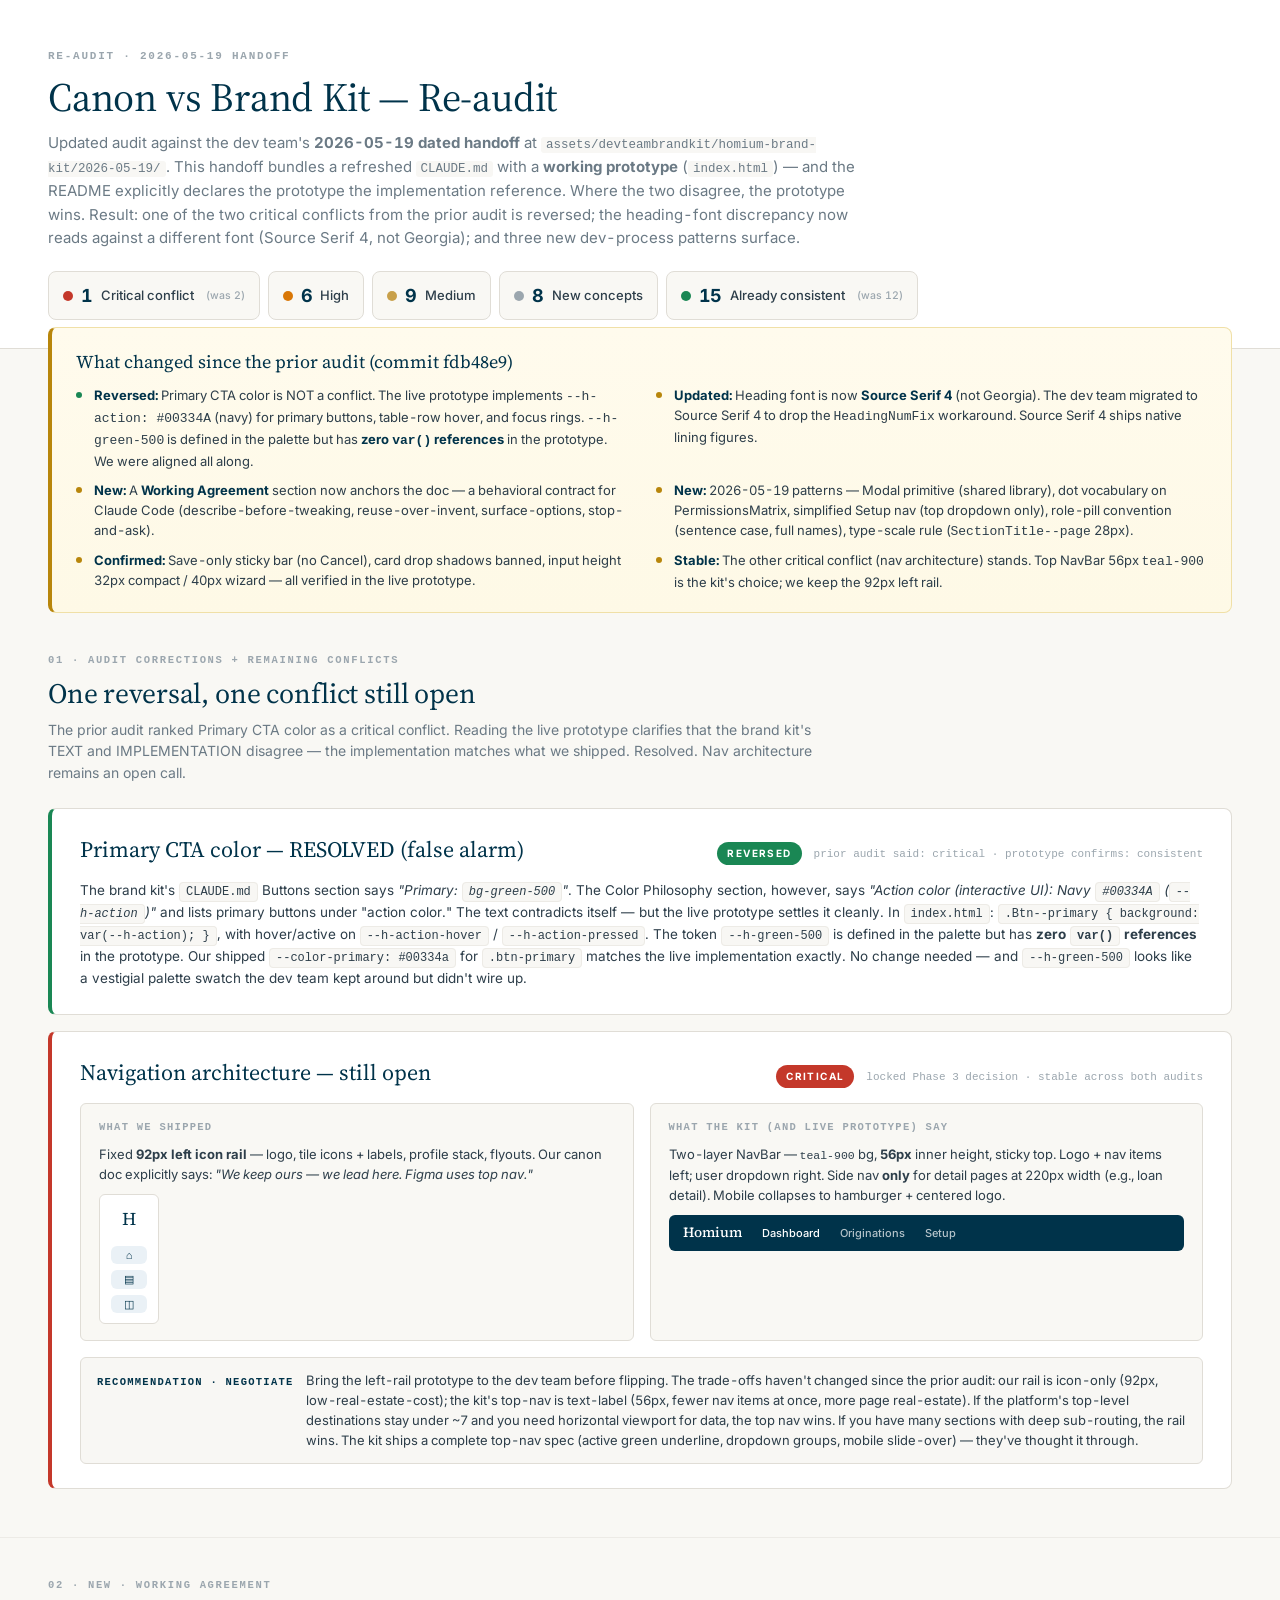
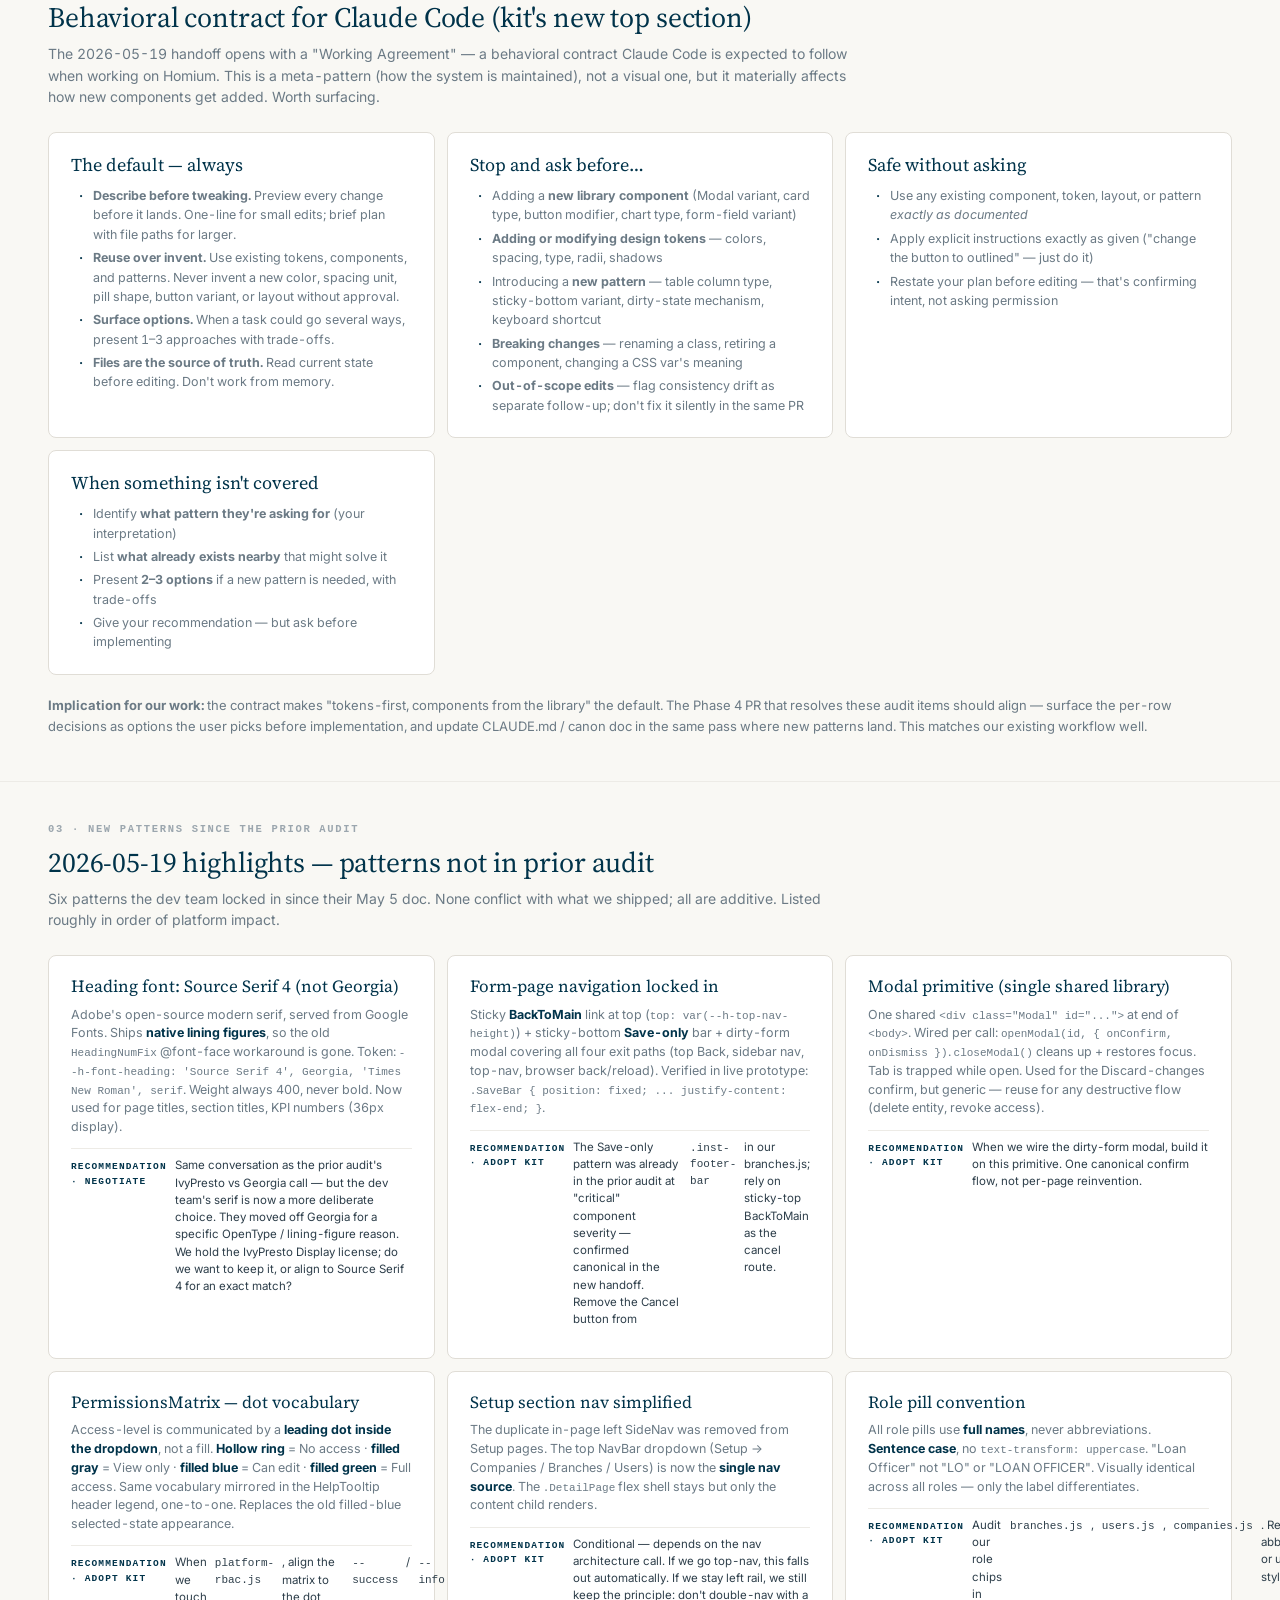
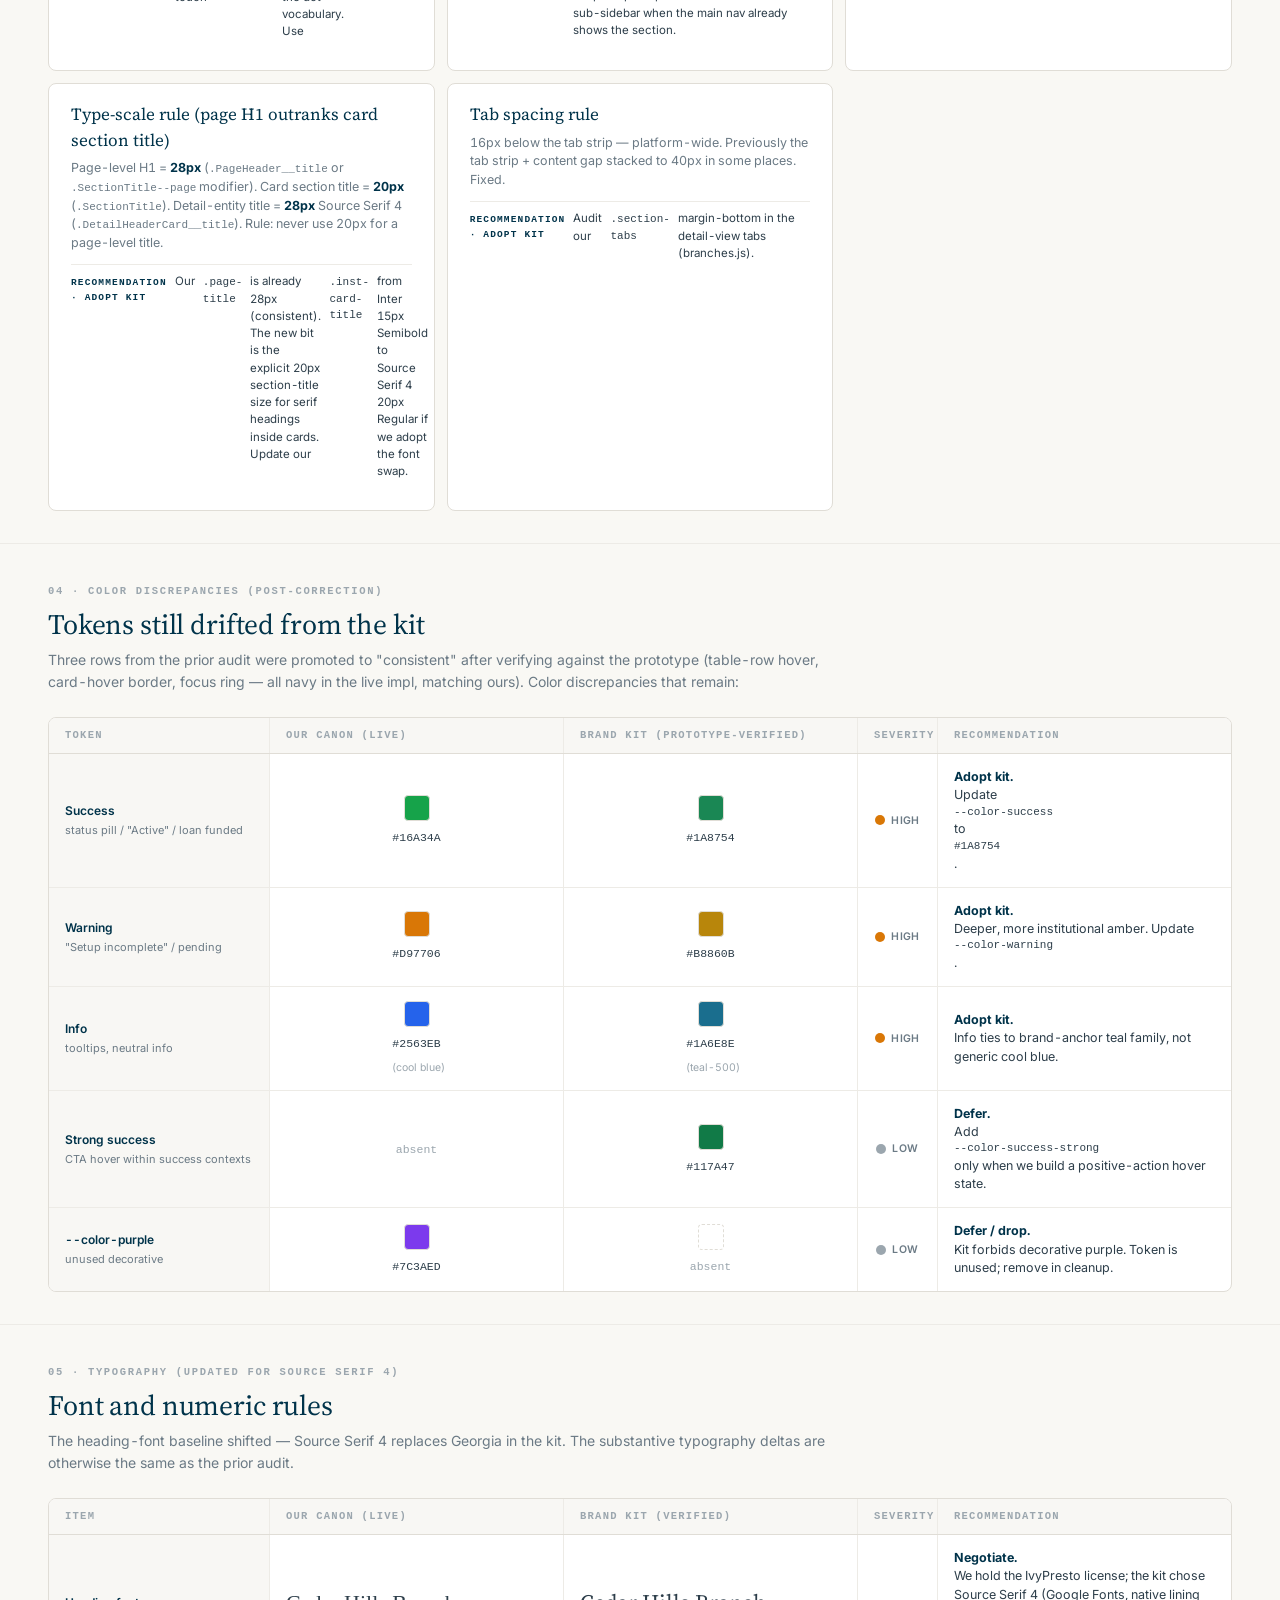
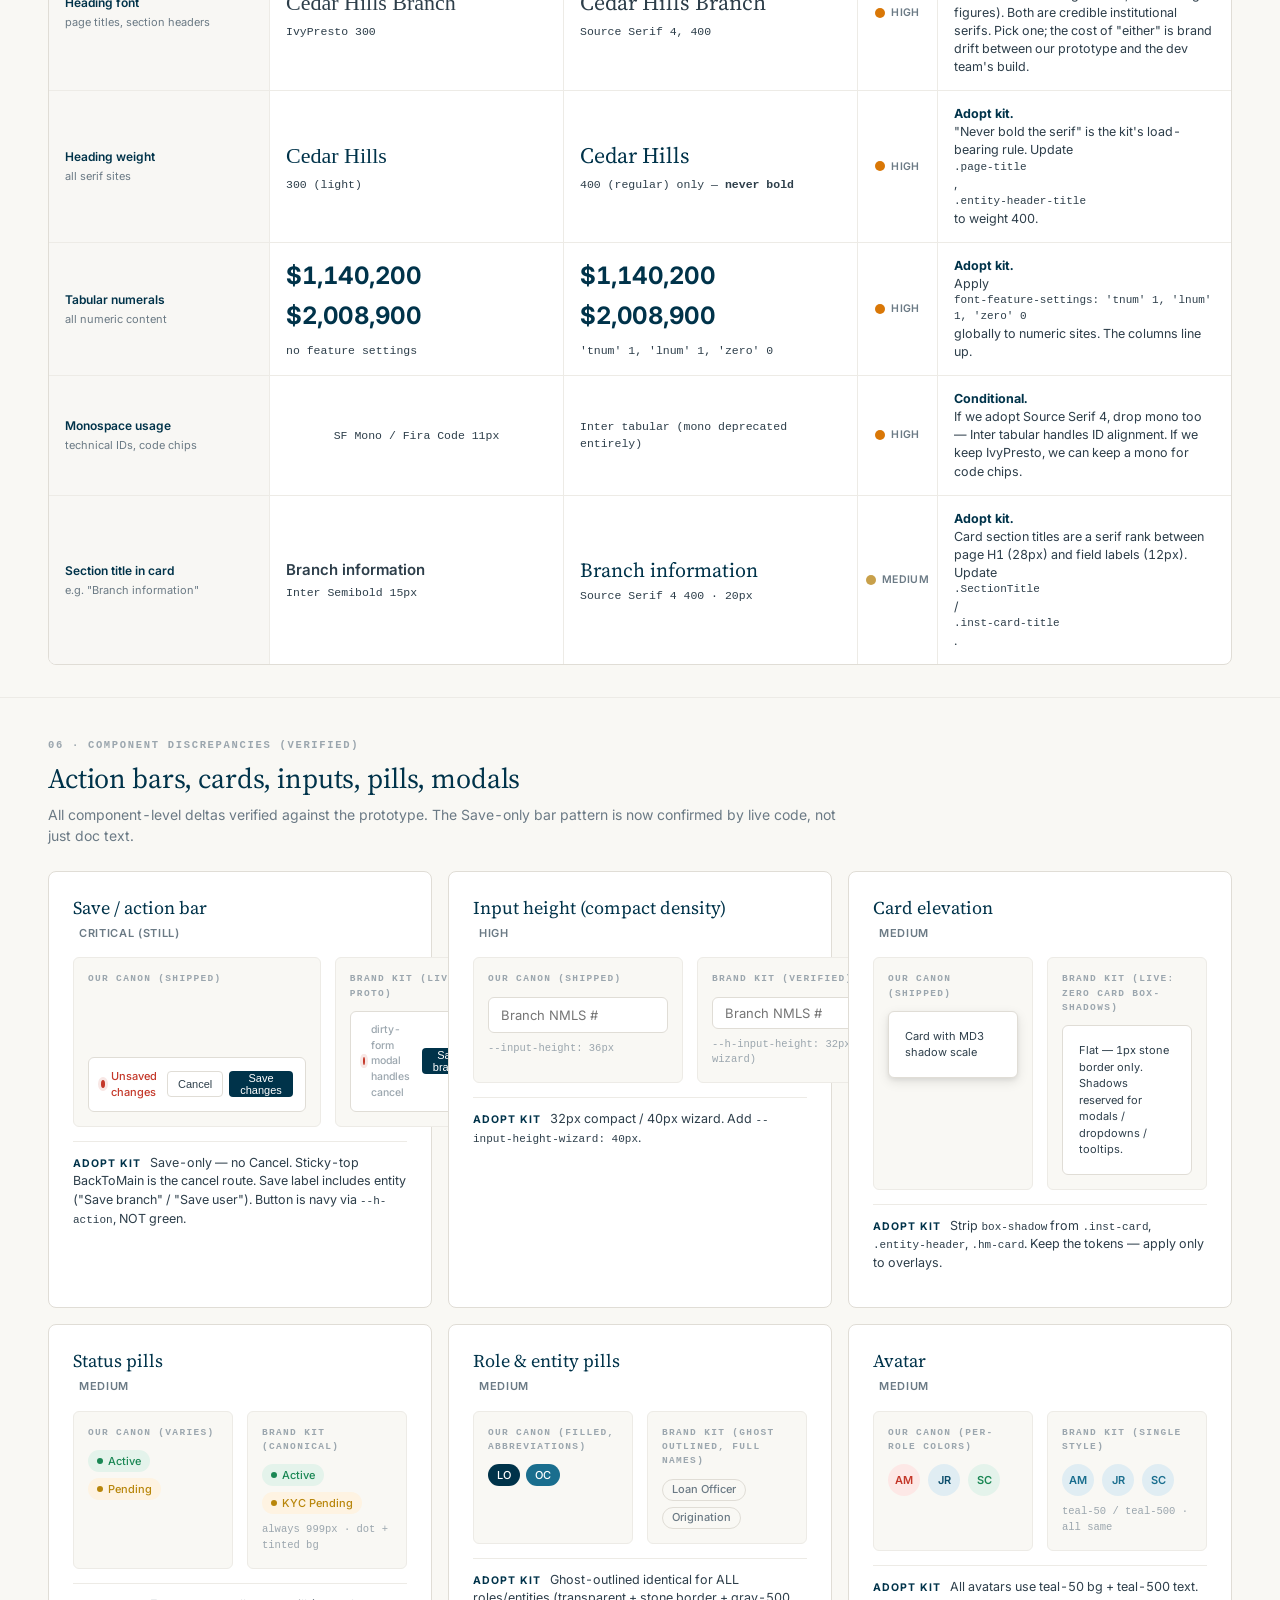
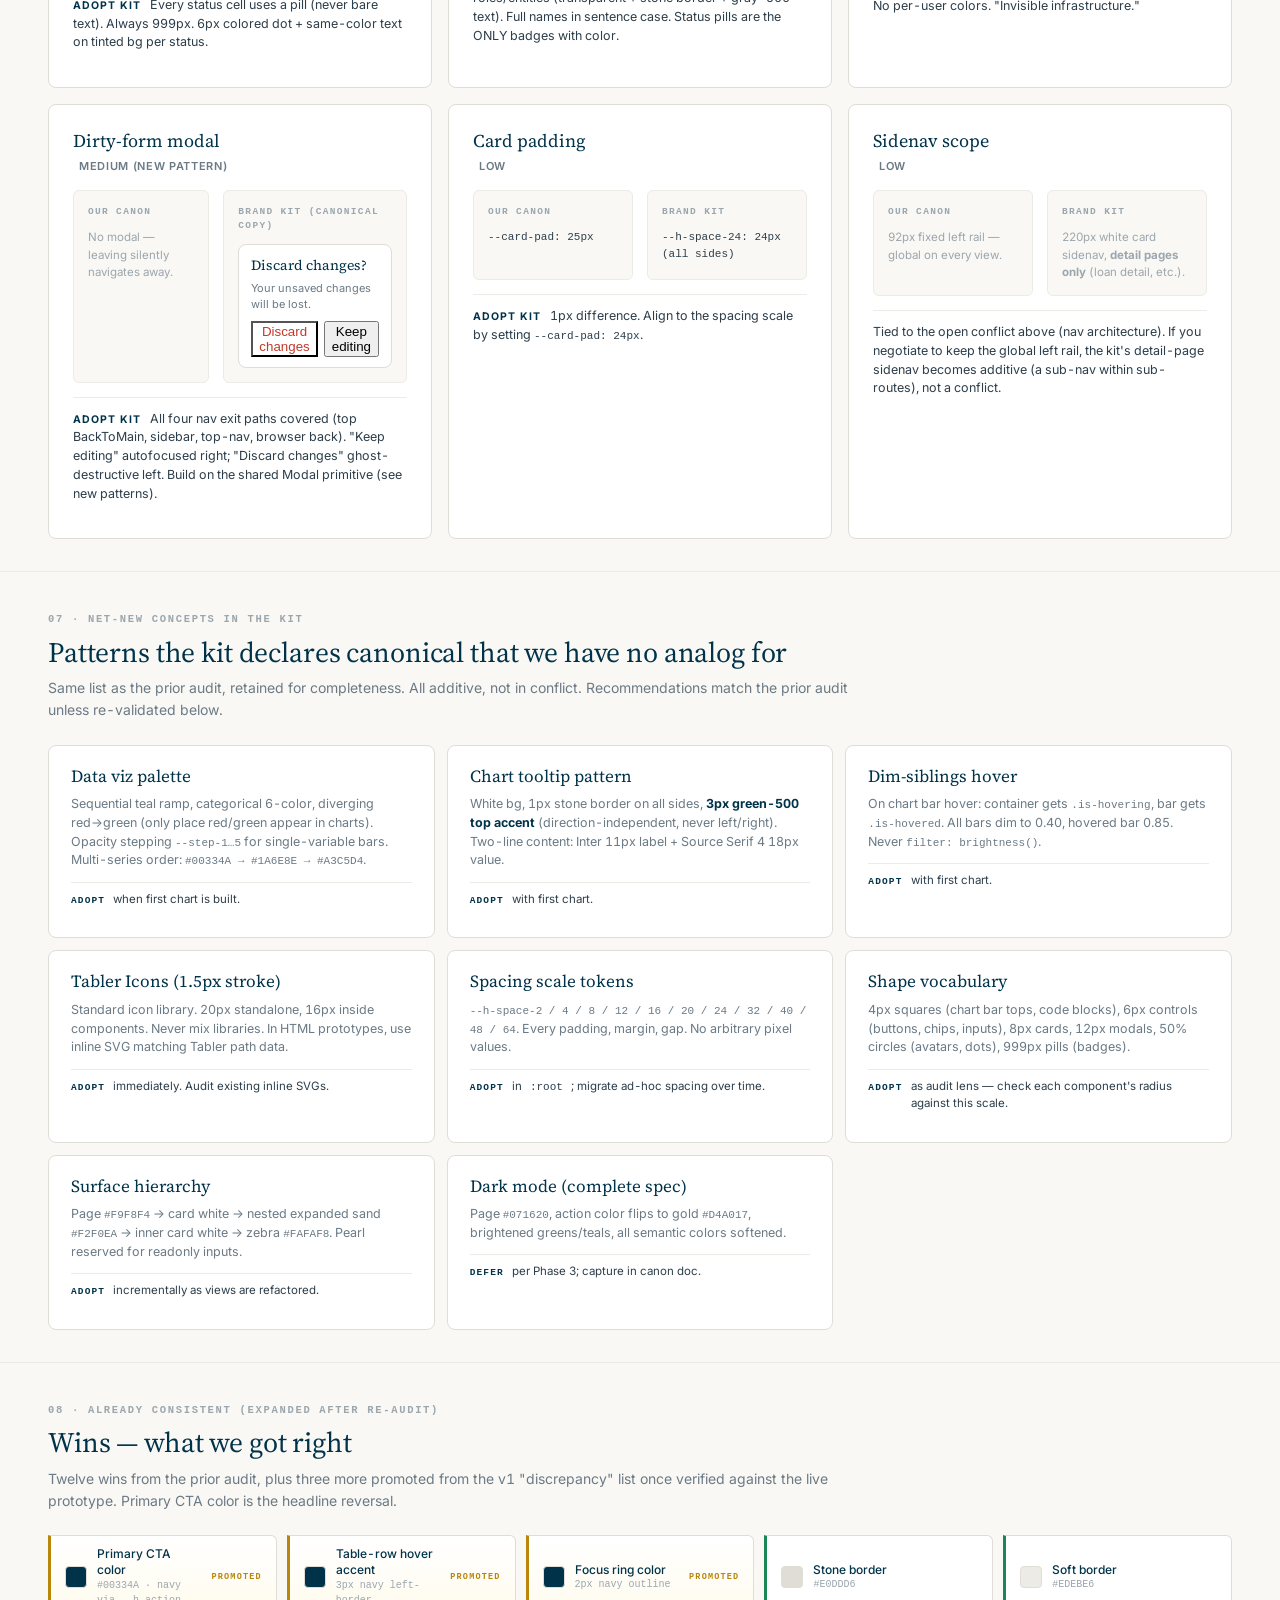
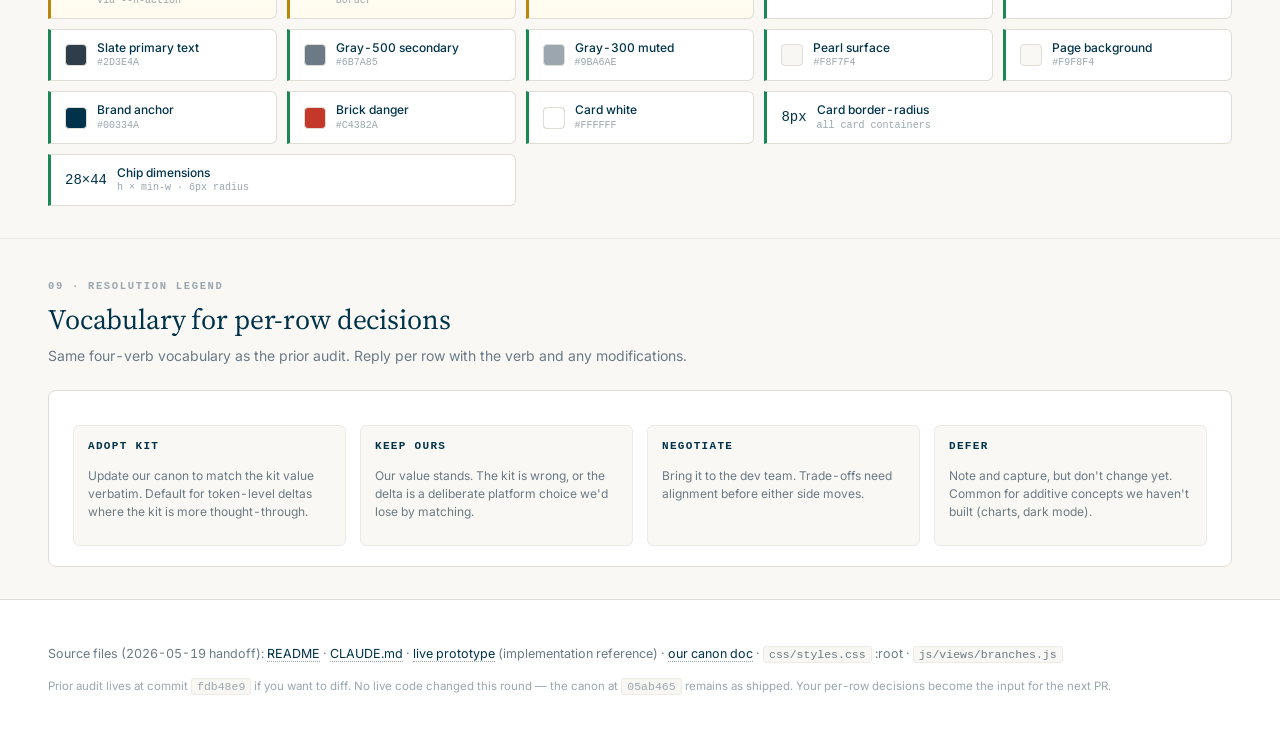
<file: assets/specs/design-canon-vs-brandkit.html>
<!doctype html>
<html lang="en">
<head>
<meta charset="utf-8" />
<title>Canon vs Brand Kit — Re-audit (2026-05-19)</title>
<meta name="viewport" content="width=device-width, initial-scale=1" />
<link rel="preconnect" href="https://fonts.googleapis.com">
<link rel="preconnect" href="https://fonts.gstatic.com" crossorigin>
<link href="https://fonts.googleapis.com/css2?family=IvyPresto+Display:wght@300;400&family=Source+Serif+4:opsz,wght@8..60,400&family=Inter:wght@400;500;600;700&display=swap" rel="stylesheet">
<style>
  /* ============================================================
     CANON vs BRAND KIT — RE-AUDIT 2026-05-19
     Updated with the new brand-kit handoff at
     assets/devteambrandkit/homium-brand-kit/2026-05-19/.
     The dated handoff includes a CLAUDE.md (rules) AND a
     working prototype (index.html) — README declares the
     prototype the implementation reference.
     ============================================================ */

  :root {
    --bg:        #f9f8f4;
    --card:      #ffffff;
    --border:    #e0ddd6;
    --border-l:  #edebe6;
    --surf:      #f8f7f4;
    --sand:      #f2f0ea;
    --ink:       #2d3e4a;
    --ink-2:     #6b7a85;
    --ink-mute:  #9ba6ae;
    --ink-deep:  #00334a;
    --action:    #00334a;
    --success:   #1a8754;
    --warning:   #b8860b;
    --info-teal: #1a6e8e;
    --danger:    #c4382a;
    --font:      'Inter', -apple-system, BlinkMacSystemFont, sans-serif;
    --serif:     'Source Serif 4', Georgia, serif;
  }

  * { box-sizing: border-box; }
  html, body { margin: 0; padding: 0; }
  body {
    font-family: var(--font);
    color: var(--ink);
    background: var(--bg);
    line-height: 1.5;
    -webkit-font-smoothing: antialiased;
    font-feature-settings: 'tnum' 1, 'lnum' 1;
  }

  /* ============== DOC HEAD ============== */
  .doc-head {
    padding: 48px 48px 28px;
    background: var(--card);
    border-bottom: 1px solid var(--border);
  }
  .doc-eyebrow {
    font-family: 'SF Mono', Menlo, monospace;
    font-size: 11px;
    font-weight: 600;
    letter-spacing: 0.16em;
    text-transform: uppercase;
    color: var(--ink-mute);
    margin: 0 0 10px;
  }
  .doc-title {
    font-family: var(--serif);
    font-weight: 400;
    font-size: 40px;
    line-height: 1.1;
    color: var(--ink-deep);
    margin: 0 0 12px;
    letter-spacing: -0.005em;
  }
  .doc-lede {
    font-size: 15px;
    color: var(--ink-2);
    max-width: 820px;
    margin: 0 0 22px;
    line-height: 1.55;
  }
  .stat-strip {
    display: flex;
    gap: 8px;
    flex-wrap: wrap;
  }
  .stat {
    background: var(--bg);
    border: 1px solid var(--border);
    border-radius: 8px;
    padding: 10px 14px;
    display: inline-flex;
    align-items: center;
    gap: 8px;
    font-size: 13px;
    color: var(--ink);
    font-weight: 500;
  }
  .stat .n {
    font-size: 18px;
    font-weight: 700;
    color: var(--ink-deep);
    letter-spacing: -0.02em;
  }
  .stat .sev-dot {
    width: 10px; height: 10px;
    border-radius: 50%;
    display: inline-block;
  }
  .sev-crit { background: var(--danger); }
  .sev-high { background: #d97706; }
  .sev-med  { background: #c8a04a; }
  .sev-low  { background: var(--ink-mute); }
  .sev-ok   { background: var(--success); }

  /* ============== CHANGE BANNER ============== */
  .change-banner {
    margin: 0 48px;
    margin-top: -22px;
    background: linear-gradient(180deg, #fffbed 0%, #fef9e6 100%);
    border: 1px solid #f0e0a7;
    border-left: 4px solid #b8860b;
    border-radius: 8px;
    padding: 20px 24px;
    position: relative;
    z-index: 1;
  }
  .change-banner h3 {
    font-family: var(--serif);
    font-weight: 400;
    font-size: 18px;
    color: var(--ink-deep);
    margin: 0 0 10px;
  }
  .change-banner ul {
    margin: 0;
    padding: 0;
    list-style: none;
    display: grid;
    grid-template-columns: 1fr 1fr;
    gap: 8px 28px;
  }
  .change-banner ul li {
    font-size: 13px;
    color: var(--ink);
    line-height: 1.55;
    padding-left: 18px;
    position: relative;
  }
  .change-banner ul li::before {
    content: '';
    position: absolute;
    left: 0; top: 7px;
    width: 6px; height: 6px;
    border-radius: 50%;
    background: var(--warning);
  }
  .change-banner ul li.reversal::before {
    background: var(--success);
  }
  .change-banner ul li strong {
    color: var(--ink-deep);
  }

  /* ============== SECTIONS ============== */
  section {
    padding: 40px 48px 32px;
    max-width: 1400px;
  }
  section + section { border-top: 1px solid var(--border-l); }

  .sec-eyebrow {
    font-family: 'SF Mono', Menlo, monospace;
    font-size: 10.5px;
    font-weight: 600;
    letter-spacing: 0.16em;
    text-transform: uppercase;
    color: var(--ink-mute);
    margin: 0 0 8px;
  }
  .sec-title {
    font-family: var(--serif);
    font-weight: 400;
    font-size: 28px;
    line-height: 33.6px;
    color: var(--ink-deep);
    margin: 0 0 8px;
    letter-spacing: -0.005em;
  }
  .sec-lede {
    font-size: 14px;
    color: var(--ink-2);
    margin: 0 0 24px;
    max-width: 800px;
    line-height: 1.55;
  }

  /* ============== CORRECTION CALLOUT ============== */
  .correction {
    background: var(--card);
    border: 1px solid var(--border);
    border-left: 4px solid var(--success);
    border-radius: 8px;
    padding: 24px 28px;
    margin-bottom: 16px;
  }
  .correction-head {
    display: flex;
    align-items: baseline;
    gap: 12px;
    margin-bottom: 14px;
    flex-wrap: wrap;
  }
  .correction-title {
    font-family: var(--serif);
    font-weight: 400;
    font-size: 22px;
    color: var(--ink-deep);
    margin: 0;
    flex: 1;
    min-width: 220px;
  }
  .correction-badge {
    background: var(--success);
    color: #fff;
    font-size: 10px;
    font-weight: 700;
    letter-spacing: 0.14em;
    text-transform: uppercase;
    padding: 4px 10px;
    border-radius: 999px;
  }
  .correction-meta {
    font-family: 'SF Mono', Menlo, monospace;
    font-size: 11px;
    color: var(--ink-mute);
  }
  .correction-body {
    font-size: 13.5px;
    color: var(--ink);
    line-height: 1.6;
    margin: 0;
  }
  .correction-body code {
    font-family: 'SF Mono', Menlo, monospace;
    font-size: 12px;
    background: var(--surf);
    padding: 2px 6px;
    border-radius: 4px;
    border: 1px solid var(--border-l);
  }

  /* ============== OPEN CONFLICT (red) ============== */
  .conflict {
    background: var(--card);
    border: 1px solid var(--border);
    border-left: 4px solid var(--danger);
    border-radius: 8px;
    padding: 24px 28px;
    margin-bottom: 16px;
  }
  .conflict-head {
    display: flex;
    align-items: baseline;
    gap: 12px;
    margin-bottom: 14px;
    flex-wrap: wrap;
  }
  .conflict-title {
    font-family: var(--serif);
    font-weight: 400;
    font-size: 22px;
    color: var(--ink-deep);
    margin: 0;
    flex: 1;
    min-width: 220px;
  }
  .conflict-badge {
    background: var(--danger);
    color: #fff;
    font-size: 10px;
    font-weight: 700;
    letter-spacing: 0.14em;
    text-transform: uppercase;
    padding: 4px 10px;
    border-radius: 999px;
  }
  .conflict-meta {
    font-family: 'SF Mono', Menlo, monospace;
    font-size: 11px;
    color: var(--ink-mute);
  }
  .conflict-grid {
    display: grid;
    grid-template-columns: 1fr 1fr;
    gap: 16px;
    margin: 14px 0 16px;
  }
  .conflict-side {
    background: var(--bg);
    border: 1px solid var(--border);
    border-radius: 6px;
    padding: 16px 18px;
  }
  .conflict-side h4 {
    font-family: 'SF Mono', Menlo, monospace;
    font-size: 10.5px;
    font-weight: 600;
    letter-spacing: 0.12em;
    text-transform: uppercase;
    color: var(--ink-mute);
    margin: 0 0 8px;
  }
  .conflict-side .what {
    font-size: 13px;
    color: var(--ink);
    margin: 0 0 8px;
    line-height: 1.55;
  }
  .conflict-rec {
    background: var(--surf);
    border: 1px solid var(--border);
    border-radius: 6px;
    padding: 12px 16px;
    display: flex;
    gap: 12px;
    align-items: baseline;
  }
  .conflict-rec .rec-label {
    font-family: 'SF Mono', Menlo, monospace;
    font-size: 10.5px;
    font-weight: 700;
    letter-spacing: 0.12em;
    text-transform: uppercase;
    color: var(--ink-deep);
    white-space: nowrap;
  }
  .conflict-rec .rec-text {
    font-size: 13px;
    color: var(--ink);
    line-height: 1.55;
  }
  .mini-nav-rail {
    width: 60px;
    background: #fff;
    border: 1px solid var(--border);
    border-radius: 6px;
    padding: 10px 0;
    display: flex;
    flex-direction: column;
    align-items: center;
    gap: 6px;
    height: 130px;
  }
  .mini-nav-rail .lg {
    font-family: var(--serif);
    font-size: 18px;
    color: var(--ink-deep);
    margin-bottom: 8px;
  }
  .mini-nav-rail .tile {
    width: 36px; height: 36px;
    border-radius: 6px;
    background: #eaf1f6;
    display: flex; align-items: center; justify-content: center;
    color: var(--ink-deep);
    font-size: 11px;
  }
  .mini-nav-top {
    height: 36px;
    background: #00334a;
    border-radius: 6px;
    display: flex;
    align-items: center;
    padding: 0 14px;
    gap: 20px;
    color: #fff;
    font-size: 11px;
    font-weight: 500;
  }
  .mini-nav-top .item { opacity: 0.7; }
  .mini-nav-top .item.active { opacity: 1; position: relative; }
  .mini-nav-top .item.active::after {
    content: '';
    position: absolute;
    bottom: -10px; left: -4px; right: -4px;
    height: 3px; background: var(--action);
    border-radius: 2px 2px 0 0;
  }

  /* ============== ROW TABLE ============== */
  .row-table {
    background: var(--card);
    border: 1px solid var(--border);
    border-radius: 8px;
    overflow: hidden;
  }
  .row {
    display: grid;
    grid-template-columns: 220px 1fr 1fr 80px 1fr;
    align-items: stretch;
    border-bottom: 1px solid var(--border-l);
  }
  .row:last-child { border-bottom: 0; }
  .row > div {
    padding: 14px 16px;
    display: flex;
    flex-direction: column;
    justify-content: center;
  }
  .row > div + div { border-left: 1px solid var(--border-l); }
  .row .lbl {
    font-size: 12px;
    font-weight: 600;
    color: var(--ink-deep);
    background: var(--surf);
  }
  .row .lbl-meta {
    font-size: 11px;
    font-weight: 400;
    color: var(--ink-2);
    margin-top: 2px;
  }
  .row .sw {
    display: flex;
    align-items: center;
    gap: 8px;
  }
  .row .sw .chip {
    width: 26px; height: 26px;
    border-radius: 4px;
    border: 1px solid var(--border);
    flex-shrink: 0;
  }
  .row .sw code {
    font-family: 'SF Mono', Menlo, monospace;
    font-size: 11.5px;
    color: var(--ink);
  }
  .row .sev-cell {
    align-items: center;
    flex-direction: row;
    justify-content: center;
    gap: 6px;
  }
  .row .sev-cell .sev-dot {
    width: 10px; height: 10px;
    border-radius: 50%;
    flex-shrink: 0;
  }
  .row .sev-cell .sev-label {
    font-size: 10.5px;
    font-weight: 600;
    letter-spacing: 0.04em;
    text-transform: uppercase;
    color: var(--ink-2);
  }
  .row .rec {
    font-size: 12.5px;
    color: var(--ink);
    line-height: 1.45;
  }
  .row .rec strong {
    color: var(--ink-deep);
  }
  .row-head {
    display: grid;
    grid-template-columns: 220px 1fr 1fr 80px 1fr;
    background: var(--surf);
    border-bottom: 1px solid var(--border);
    font-family: 'SF Mono', Menlo, monospace;
    font-size: 10.5px;
    font-weight: 600;
    letter-spacing: 0.12em;
    text-transform: uppercase;
    color: var(--ink-mute);
  }
  .row-head > div { padding: 10px 16px; }
  .row-head > div + div { border-left: 1px solid var(--border-l); }

  /* Type sample sizing helpers */
  .type-row .sample {
    font-size: 22px;
  }
  .type-row .sample-our { font-family: 'IvyPresto Display', Georgia, serif; font-weight: 300; }
  .type-row .sample-kit { font-family: 'Source Serif 4', Georgia, serif; font-weight: 400; }
  .type-row .num-sample {
    font-family: 'Inter', sans-serif;
    font-size: 24px;
    font-weight: 700;
    letter-spacing: -0.02em;
  }
  .type-row .num-sample.tabular {
    font-feature-settings: 'tnum' 1, 'lnum' 1, 'zero' 0;
    font-variant-numeric: tabular-nums lining-nums;
  }

  /* ============== WORKING AGREEMENT CARDS ============== */
  .wa-grid {
    display: grid;
    grid-template-columns: repeat(auto-fill, minmax(340px, 1fr));
    gap: 12px;
  }
  .wa-card {
    background: var(--card);
    border: 1px solid var(--border);
    border-radius: 8px;
    padding: 18px 22px;
  }
  .wa-card h3 {
    font-family: var(--serif);
    font-weight: 400;
    font-size: 18px;
    color: var(--ink-deep);
    margin: 0 0 8px;
  }
  .wa-card .rule {
    font-size: 13px;
    color: var(--ink);
    margin: 0 0 6px;
    line-height: 1.55;
  }
  .wa-card .rule strong { color: var(--ink-deep); }
  .wa-card ul {
    margin: 6px 0 0;
    padding: 0 0 0 18px;
    list-style: none;
  }
  .wa-card ul li {
    font-size: 12.5px;
    color: var(--ink-2);
    line-height: 1.55;
    position: relative;
    padding-left: 4px;
    margin-bottom: 4px;
  }
  .wa-card ul li::before {
    content: '·';
    position: absolute;
    left: -10px;
    color: var(--action);
    font-weight: 700;
  }

  /* ============== UPDATED PATTERNS CARDS ============== */
  .updated-grid {
    display: grid;
    grid-template-columns: repeat(auto-fill, minmax(340px, 1fr));
    gap: 12px;
  }
  .updated-card {
    background: var(--card);
    border: 1px solid var(--border);
    border-radius: 8px;
    padding: 18px 22px;
  }
  .updated-card h3 {
    font-family: var(--serif);
    font-weight: 400;
    font-size: 17px;
    color: var(--ink-deep);
    margin: 0 0 6px;
  }
  .updated-card .change {
    font-size: 12.5px;
    color: var(--ink-2);
    margin: 0 0 10px;
    line-height: 1.5;
  }
  .updated-card .change strong { color: var(--ink-deep); }
  .updated-card .new-rec {
    font-size: 11.5px;
    color: var(--ink);
    padding-top: 8px;
    border-top: 1px solid var(--border-l);
    display: flex;
    gap: 8px;
    align-items: baseline;
  }
  .updated-card .new-rec strong {
    font-family: 'SF Mono', Menlo, monospace;
    font-size: 9.5px;
    letter-spacing: 0.12em;
    color: var(--ink-deep);
    text-transform: uppercase;
  }

  /* ============== COMPONENT MOCKS ============== */
  .comp-grid {
    display: grid;
    grid-template-columns: repeat(auto-fit, minmax(360px, 1fr));
    gap: 16px;
  }
  .comp-card {
    background: var(--card);
    border: 1px solid var(--border);
    border-radius: 8px;
    padding: 22px 24px;
  }
  .comp-title {
    font-family: var(--serif);
    font-weight: 400;
    font-size: 18px;
    color: var(--ink-deep);
    margin: 0 0 4px;
  }
  .comp-sev-line {
    display: flex; align-items: center; gap: 6px;
    margin-bottom: 16px;
    font-size: 11px;
    color: var(--ink-2);
    font-weight: 600;
    letter-spacing: 0.06em;
    text-transform: uppercase;
  }
  .comp-mocks {
    display: grid;
    grid-template-columns: 1fr 1fr;
    gap: 14px;
    margin-bottom: 14px;
  }
  .comp-side {
    background: var(--bg);
    border: 1px solid var(--border-l);
    border-radius: 6px;
    padding: 14px;
    display: flex;
    flex-direction: column;
    min-height: 90px;
  }
  .comp-side h5 {
    font-family: 'SF Mono', Menlo, monospace;
    font-size: 9.5px;
    font-weight: 600;
    letter-spacing: 0.14em;
    text-transform: uppercase;
    color: var(--ink-mute);
    margin: 0 0 10px;
  }
  .comp-rec {
    font-size: 12.5px;
    color: var(--ink);
    line-height: 1.5;
    padding-top: 12px;
    border-top: 1px solid var(--border-l);
  }
  .comp-rec strong {
    color: var(--ink-deep);
    text-transform: uppercase;
    font-size: 10.5px;
    letter-spacing: 0.1em;
    margin-right: 6px;
  }
  .ab-mock {
    background: #fff;
    border: 1px solid var(--border);
    border-radius: 6px;
    padding: 10px 12px;
    display: flex;
    align-items: center;
    gap: 6px;
    margin-top: auto;
  }
  .ab-mock .dirty-dot {
    width: 8px; height: 8px;
    border-radius: 50%;
    background: var(--danger);
    box-shadow: 0 0 0 3px rgba(196,56,42,0.12);
  }
  .ab-mock .dirty-lbl {
    font-size: 11px;
    color: var(--danger);
    margin-right: auto;
    font-weight: 500;
  }
  .ab-mock .ab-mini-btn {
    height: 26px;
    padding: 0 10px;
    border-radius: 4px;
    font-size: 11px;
    font-weight: 500;
    border: 1px solid transparent;
  }
  .ab-mock .ab-mini-btn.cancel { background: #fff; border-color: var(--border); color: var(--ink); }
  .ab-mock .ab-mini-btn.save { background: var(--action); color: #fff; }
  .shadow-card {
    background: #fff;
    border: 1px solid var(--border);
    border-radius: 6px;
    padding: 16px;
    box-shadow: 0 4px 12px rgba(0,0,0,0.10), 0 2px 4px rgba(0,0,0,0.06);
    font-size: 11px;
    color: var(--ink);
  }
  .flat-card {
    background: #fff;
    border: 1px solid var(--border);
    border-radius: 6px;
    padding: 16px;
    font-size: 11px;
    color: var(--ink);
  }
  .pill {
    display: inline-flex;
    align-items: center;
    gap: 5px;
    height: 22px;
    padding: 0 9px;
    border-radius: 999px;
    font-size: 11px;
    font-weight: 500;
  }
  .pill .dot { width: 6px; height: 6px; border-radius: 50%; }
  .pill-active { background: #E4F3EB; color: var(--success); }
  .pill-active .dot { background: var(--success); }
  .pill-pending { background: #FEF3E2; color: var(--warning); }
  .pill-pending .dot { background: var(--warning); }
  .pill-role-ghost {
    background: transparent;
    border: 1px solid var(--border);
    color: var(--ink-2);
    height: 22px;
    padding: 0 9px;
    border-radius: 999px;
    font-size: 11px;
    font-weight: 500;
    display: inline-flex;
    align-items: center;
  }
  .pill-role-filled {
    background: var(--ink-deep);
    color: #fff;
    height: 22px;
    padding: 0 9px;
    border-radius: 999px;
    font-size: 11px;
    font-weight: 500;
    display: inline-flex;
    align-items: center;
  }
  .avatar {
    width: 32px; height: 32px;
    border-radius: 50%;
    background: #E0EDF3;
    color: var(--info-teal);
    font-size: 11px;
    font-weight: 600;
    display: inline-flex;
    align-items: center;
    justify-content: center;
  }
  .input-mock-36 {
    height: 36px;
    width: 180px;
    border: 1px solid var(--border);
    border-radius: 6px;
    padding: 0 12px;
    background: #fff;
    font-size: 13px;
    color: var(--ink);
    font-family: var(--font);
  }
  .input-mock-32 {
    height: 32px;
    width: 180px;
    border: 1px solid var(--border);
    border-radius: 6px;
    padding: 0 12px;
    background: #fff;
    font-size: 13px;
    color: var(--ink);
    font-family: var(--font);
  }

  /* ============== ALREADY-CONSISTENT WINS ============== */
  .wins-grid {
    display: grid;
    grid-template-columns: repeat(auto-fill, minmax(220px, 1fr));
    gap: 10px;
  }
  .win {
    background: var(--card);
    border: 1px solid var(--border);
    border-left: 3px solid var(--success);
    border-radius: 0 6px 6px 0;
    padding: 10px 14px;
    display: flex;
    align-items: center;
    gap: 10px;
  }
  .win .chip {
    width: 22px; height: 22px;
    border-radius: 4px;
    border: 1px solid var(--border);
    flex-shrink: 0;
  }
  .win .label {
    font-size: 12px;
    font-weight: 500;
    color: var(--ink-deep);
    line-height: 1.3;
  }
  .win .meta {
    font-family: 'SF Mono', Menlo, monospace;
    font-size: 10px;
    color: var(--ink-mute);
    margin-left: auto;
  }
  .win.promoted {
    border-left-color: var(--warning);
    background: linear-gradient(180deg, var(--card) 0%, #fffbed 100%);
  }
  .win.promoted::after {
    content: 'promoted';
    font-family: 'SF Mono', Menlo, monospace;
    font-size: 8.5px;
    color: var(--warning);
    letter-spacing: 0.14em;
    text-transform: uppercase;
    font-weight: 700;
    margin-left: auto;
  }

  /* ============== LEGEND ============== */
  .legend {
    background: var(--card);
    border: 1px solid var(--border);
    border-radius: 8px;
    padding: 20px 24px;
  }
  .legend-grid {
    display: grid;
    grid-template-columns: repeat(auto-fit, minmax(220px, 1fr));
    gap: 14px;
    margin-top: 14px;
  }
  .legend-item {
    padding: 12px 14px;
    background: var(--bg);
    border: 1px solid var(--border-l);
    border-radius: 6px;
  }
  .legend-item .verb {
    font-family: 'SF Mono', Menlo, monospace;
    font-size: 11px;
    font-weight: 700;
    letter-spacing: 0.12em;
    text-transform: uppercase;
    color: var(--ink-deep);
    margin: 0 0 4px;
  }
  .legend-item .verb-desc {
    font-size: 12px;
    color: var(--ink-2);
    line-height: 1.5;
  }

  /* ============== FOOTER ============== */
  .doc-foot {
    padding: 32px 48px;
    background: var(--card);
    border-top: 1px solid var(--border);
    color: var(--ink-2);
    font-size: 12.5px;
    line-height: 1.6;
  }
  .doc-foot a {
    color: var(--ink-deep);
    border-bottom: 1px dotted var(--ink-mute);
    text-decoration: none;
  }
  .doc-foot code {
    font-family: 'SF Mono', Menlo, monospace;
    font-size: 11.5px;
    background: var(--surf);
    padding: 1px 5px;
    border-radius: 3px;
    border: 1px solid var(--border-l);
  }

  @media (max-width: 900px) {
    .row, .row-head { grid-template-columns: 1fr; }
    .row > div + div, .row-head > div + div { border-left: 0; border-top: 1px solid var(--border-l); }
    .conflict-grid, .change-banner ul { grid-template-columns: 1fr; }
  }
</style>
</head>
<body>

<header class="doc-head">
  <p class="doc-eyebrow">Re-audit · 2026-05-19 handoff</p>
  <h1 class="doc-title">Canon&nbsp;vs&nbsp;Brand&nbsp;Kit — Re-audit</h1>
  <p class="doc-lede">
    Updated audit against the dev team's <strong>2026-05-19 dated handoff</strong> at
    <code style="font-family:'SF Mono',Menlo,monospace;font-size:12.5px;background:var(--surf);padding:1px 5px;border-radius:3px">assets/devteambrandkit/homium-brand-kit/2026-05-19/</code>.
    This handoff bundles a refreshed <code style="font-family:'SF Mono',Menlo,monospace;font-size:12.5px;background:var(--surf);padding:1px 5px;border-radius:3px">CLAUDE.md</code> with a
    <strong>working prototype</strong> (<code style="font-family:'SF Mono',Menlo,monospace;font-size:12.5px;background:var(--surf);padding:1px 5px;border-radius:3px">index.html</code>) — and the README
    explicitly declares the prototype the implementation reference. Where the two disagree, the prototype wins.
    Result: one of the two critical conflicts from the prior audit is reversed; the heading-font discrepancy now reads against a different font (Source Serif 4, not Georgia); and three new dev-process patterns surface.
  </p>
  <div class="stat-strip">
    <span class="stat"><span class="sev-dot sev-crit"></span><span class="n">1</span>Critical conflict <span style="font-size:10.5px;color:var(--ink-mute);margin-left:4px">(was 2)</span></span>
    <span class="stat"><span class="sev-dot sev-high"></span><span class="n">6</span>High</span>
    <span class="stat"><span class="sev-dot sev-med"></span><span class="n">9</span>Medium</span>
    <span class="stat"><span class="sev-dot sev-low"></span><span class="n">8</span>New concepts</span>
    <span class="stat"><span class="sev-dot sev-ok"></span><span class="n">15</span>Already consistent <span style="font-size:10.5px;color:var(--ink-mute);margin-left:4px">(was 12)</span></span>
  </div>
</header>

<!-- Change banner -->
<div class="change-banner">
  <h3>What changed since the prior audit (commit fdb48e9)</h3>
  <ul>
    <li class="reversal"><strong>Reversed:</strong> Primary CTA color is NOT a conflict. The live prototype implements <code>--h-action: #00334A</code> (navy) for primary buttons, table-row hover, and focus rings. <code>--h-green-500</code> is defined in the palette but has <strong>zero <code>var()</code> references</strong> in the prototype. We were aligned all along.</li>
    <li><strong>Updated:</strong> Heading font is now <strong>Source Serif 4</strong> (not Georgia). The dev team migrated to Source Serif 4 to drop the <code>HeadingNumFix</code> workaround. Source Serif 4 ships native lining figures.</li>
    <li><strong>New:</strong> A <strong>Working Agreement</strong> section now anchors the doc — a behavioral contract for Claude Code (describe-before-tweaking, reuse-over-invent, surface-options, stop-and-ask).</li>
    <li><strong>New:</strong> 2026-05-19 patterns — Modal primitive (shared library), dot vocabulary on PermissionsMatrix, simplified Setup nav (top dropdown only), role-pill convention (sentence case, full names), type-scale rule (<code>SectionTitle--page</code> 28px).</li>
    <li><strong>Confirmed:</strong> Save-only sticky bar (no Cancel), card drop shadows banned, input height 32px compact / 40px wizard — all verified in the live prototype.</li>
    <li><strong>Stable:</strong> The other critical conflict (nav architecture) stands. Top NavBar 56px <code>teal-900</code> is the kit's choice; we keep the 92px left rail.</li>
  </ul>
</div>

<!-- ================================================== CORRECTION + REMAINING CONFLICT -->
<section>
  <p class="sec-eyebrow">01 · Audit corrections + remaining conflicts</p>
  <h2 class="sec-title">One reversal, one conflict still open</h2>
  <p class="sec-lede">
    The prior audit ranked Primary CTA color as a critical conflict. Reading the live prototype clarifies that the brand kit's TEXT and IMPLEMENTATION disagree — the implementation matches what we shipped. Resolved. Nav architecture remains an open call.
  </p>

  <!-- Correction: CTA color -->
  <div class="correction">
    <div class="correction-head">
      <h3 class="correction-title">Primary CTA color — RESOLVED (false alarm)</h3>
      <span class="correction-badge">Reversed</span>
      <span class="correction-meta">prior audit said: critical · prototype confirms: consistent</span>
    </div>
    <p class="correction-body">
      The brand kit's <code>CLAUDE.md</code> Buttons section says <em>"Primary: <code>bg-green-500</code>"</em>. The Color Philosophy section, however, says <em>"Action color (interactive UI): Navy <code>#00334A</code> (<code>--h-action</code>)"</em> and lists primary buttons under "action color." The text contradicts itself — but the live prototype settles it cleanly. In <code>index.html</code>: <code>.Btn--primary { background: var(--h-action); }</code>, with hover/active on <code>--h-action-hover</code> / <code>--h-action-pressed</code>. The token <code>--h-green-500</code> is defined in the palette but has <strong>zero <code>var()</code> references</strong> in the prototype. Our shipped <code>--color-primary: #00334a</code> for <code>.btn-primary</code> matches the live implementation exactly. No change needed — and <code>--h-green-500</code> looks like a vestigial palette swatch the dev team kept around but didn't wire up.
    </p>
  </div>

  <!-- Conflict: nav architecture (stable) -->
  <div class="conflict">
    <div class="conflict-head">
      <h3 class="conflict-title">Navigation architecture — still open</h3>
      <span class="conflict-badge">Critical</span>
      <span class="conflict-meta">locked Phase 3 decision · stable across both audits</span>
    </div>
    <div class="conflict-grid">
      <div class="conflict-side">
        <h4>What we shipped</h4>
        <p class="what">Fixed <strong>92px left icon rail</strong> — logo, tile icons + labels, profile stack, flyouts. Our canon doc explicitly says: <em>"We keep ours — we lead here. Figma uses top nav."</em></p>
        <div style="margin-top:10px">
          <div class="mini-nav-rail">
            <div class="lg">H</div>
            <div class="tile">⌂</div>
            <div class="tile">▤</div>
            <div class="tile">◫</div>
          </div>
        </div>
      </div>
      <div class="conflict-side">
        <h4>What the kit (and live prototype) say</h4>
        <p class="what">Two-layer NavBar — <code style="font-family:'SF Mono',Menlo,monospace;font-size:11.5px">teal-900</code> bg, <strong>56px</strong> inner height, sticky top. Logo + nav items left; user dropdown right. Side nav <strong>only</strong> for detail pages at 220px width (e.g., loan detail). Mobile collapses to hamburger + centered logo.</p>
        <div style="margin-top:10px">
          <div class="mini-nav-top">
            <span style="font-family:var(--serif);font-size:14px">Homium</span>
            <span class="item active">Dashboard</span>
            <span class="item">Originations</span>
            <span class="item">Setup</span>
          </div>
        </div>
      </div>
    </div>
    <div class="conflict-rec">
      <span class="rec-label">Recommendation · Negotiate</span>
      <span class="rec-text">
        Bring the left-rail prototype to the dev team before flipping. The trade-offs haven't changed since the prior audit: our rail is icon-only (92px, low-real-estate-cost); the kit's top-nav is text-label (56px, fewer nav items at once, more page real-estate). If the platform's top-level destinations stay under ~7 and you need horizontal viewport for data, the top nav wins. If you have many sections with deep sub-routing, the rail wins. The kit ships a complete top-nav spec (active green underline, dropdown groups, mobile slide-over) — they've thought it through.
      </span>
    </div>
  </div>
</section>

<!-- ================================================== WORKING AGREEMENT (NEW) -->
<section>
  <p class="sec-eyebrow">02 · New · Working Agreement</p>
  <h2 class="sec-title">Behavioral contract for Claude Code (kit's new top section)</h2>
  <p class="sec-lede">
    The 2026-05-19 handoff opens with a "Working Agreement" — a behavioral contract Claude Code is expected to follow when working on Homium. This is a meta-pattern (how the system is maintained), not a visual one, but it materially affects how new components get added. Worth surfacing.
  </p>

  <div class="wa-grid">
    <div class="wa-card">
      <h3>The default — always</h3>
      <ul>
        <li><strong>Describe before tweaking.</strong> Preview every change before it lands. One-line for small edits; brief plan with file paths for larger.</li>
        <li><strong>Reuse over invent.</strong> Use existing tokens, components, and patterns. Never invent a new color, spacing unit, pill shape, button variant, or layout without approval.</li>
        <li><strong>Surface options.</strong> When a task could go several ways, present 1–3 approaches with trade-offs.</li>
        <li><strong>Files are the source of truth.</strong> Read current state before editing. Don't work from memory.</li>
      </ul>
    </div>
    <div class="wa-card">
      <h3>Stop and ask before…</h3>
      <ul>
        <li>Adding a <strong>new library component</strong> (Modal variant, card type, button modifier, chart type, form-field variant)</li>
        <li><strong>Adding or modifying design tokens</strong> — colors, spacing, type, radii, shadows</li>
        <li>Introducing a <strong>new pattern</strong> — table column type, sticky-bottom variant, dirty-state mechanism, keyboard shortcut</li>
        <li><strong>Breaking changes</strong> — renaming a class, retiring a component, changing a CSS var's meaning</li>
        <li><strong>Out-of-scope edits</strong> — flag consistency drift as separate follow-up; don't fix it silently in the same PR</li>
      </ul>
    </div>
    <div class="wa-card">
      <h3>Safe without asking</h3>
      <ul>
        <li>Use any existing component, token, layout, or pattern <em>exactly as documented</em></li>
        <li>Apply explicit instructions exactly as given ("change the button to outlined" — just do it)</li>
        <li>Restate your plan before editing — that's confirming intent, not asking permission</li>
      </ul>
    </div>
    <div class="wa-card">
      <h3>When something isn't covered</h3>
      <ul>
        <li>Identify <strong>what pattern they're asking for</strong> (your interpretation)</li>
        <li>List <strong>what already exists nearby</strong> that might solve it</li>
        <li>Present <strong>2–3 options</strong> if a new pattern is needed, with trade-offs</li>
        <li>Give your recommendation — but ask before implementing</li>
      </ul>
    </div>
  </div>

  <p style="margin-top:20px;font-size:13px;color:var(--ink-2);line-height:1.6">
    <strong>Implication for our work:</strong> the contract makes "tokens-first, components from the library" the default. The Phase 4 PR that resolves these audit items should align — surface the per-row decisions as options the user picks before implementation, and update CLAUDE.md / canon doc in the same pass where new patterns land. This matches our existing workflow well.
  </p>
</section>

<!-- ================================================== 2026-05-19 PATTERN UPDATES -->
<section>
  <p class="sec-eyebrow">03 · New patterns since the prior audit</p>
  <h2 class="sec-title">2026-05-19 highlights — patterns not in prior audit</h2>
  <p class="sec-lede">
    Six patterns the dev team locked in since their May 5 doc. None conflict with what we shipped; all are additive. Listed roughly in order of platform impact.
  </p>

  <div class="updated-grid">
    <div class="updated-card">
      <h3>Heading font: Source Serif 4 (not Georgia)</h3>
      <p class="change">Adobe's open-source modern serif, served from Google Fonts. Ships <strong>native lining figures</strong>, so the old <code style="font-family:'SF Mono',Menlo,monospace;font-size:11px">HeadingNumFix</code> @font-face workaround is gone. Token: <code style="font-family:'SF Mono',Menlo,monospace;font-size:11px">--h-font-heading: 'Source Serif 4', Georgia, 'Times New Roman', serif</code>. Weight always 400, never bold. Now used for page titles, section titles, KPI numbers (36px display).</p>
      <p class="new-rec"><strong>Recommendation · Negotiate</strong> Same conversation as the prior audit's IvyPresto vs Georgia call — but the dev team's serif is now a more deliberate choice. They moved off Georgia for a specific OpenType / lining-figure reason. We hold the IvyPresto Display license; do we want to keep it, or align to Source Serif 4 for an exact match?</p>
    </div>

    <div class="updated-card">
      <h3>Form-page navigation locked in</h3>
      <p class="change">Sticky <strong>BackToMain</strong> link at top (<code style="font-family:'SF Mono',Menlo,monospace;font-size:11px">top: var(--h-top-nav-height)</code>) + sticky-bottom <strong>Save-only</strong> bar + dirty-form modal covering all four exit paths (top Back, sidebar nav, top-nav, browser back/reload). Verified in live prototype: <code style="font-family:'SF Mono',Menlo,monospace;font-size:11px">.SaveBar { position: fixed; ... justify-content: flex-end; }</code>.</p>
      <p class="new-rec"><strong>Recommendation · Adopt kit</strong> The Save-only pattern was already in the prior audit at "critical" component severity — confirmed canonical in the new handoff. Remove the Cancel button from <code style="font-family:'SF Mono',Menlo,monospace;font-size:11px">.inst-footer-bar</code> in our branches.js; rely on sticky-top BackToMain as the cancel route.</p>
    </div>

    <div class="updated-card">
      <h3>Modal primitive (single shared library)</h3>
      <p class="change">One shared <code style="font-family:'SF Mono',Menlo,monospace;font-size:11px">&lt;div class="Modal" id="..."&gt;</code> at end of <code style="font-family:'SF Mono',Menlo,monospace;font-size:11px">&lt;body&gt;</code>. Wired per call: <code style="font-family:'SF Mono',Menlo,monospace;font-size:11px">openModal(id, { onConfirm, onDismiss })</code>. <code style="font-family:'SF Mono',Menlo,monospace;font-size:11px">closeModal()</code> cleans up + restores focus. Tab is trapped while open. Used for the Discard-changes confirm, but generic — reuse for any destructive flow (delete entity, revoke access).</p>
      <p class="new-rec"><strong>Recommendation · Adopt kit</strong> When we wire the dirty-form modal, build it on this primitive. One canonical confirm flow, not per-page reinvention.</p>
    </div>

    <div class="updated-card">
      <h3>PermissionsMatrix — dot vocabulary</h3>
      <p class="change">Access-level is communicated by a <strong>leading dot inside the dropdown</strong>, not a fill. <strong>Hollow ring</strong> = No access · <strong>filled gray</strong> = View only · <strong>filled blue</strong> = Can edit · <strong>filled green</strong> = Full access. Same vocabulary mirrored in the HelpTooltip header legend, one-to-one. Replaces the old filled-blue selected-state appearance.</p>
      <p class="new-rec"><strong>Recommendation · Adopt kit</strong> When we touch <code style="font-family:'SF Mono',Menlo,monospace;font-size:11px">platform-rbac.js</code>, align the matrix to the dot vocabulary. Use <code style="font-family:'SF Mono',Menlo,monospace;font-size:11px">--success</code> / <code style="font-family:'SF Mono',Menlo,monospace;font-size:11px">--info</code> / <code style="font-family:'SF Mono',Menlo,monospace;font-size:11px">--text-muted</code> tokens, plus a hollow-ring variant.</p>
    </div>

    <div class="updated-card">
      <h3>Setup section nav simplified</h3>
      <p class="change">The duplicate in-page left SideNav was removed from Setup pages. The top NavBar dropdown (Setup → Companies / Branches / Users) is now the <strong>single nav source</strong>. The <code style="font-family:'SF Mono',Menlo,monospace;font-size:11px">.DetailPage</code> flex shell stays but only the content child renders.</p>
      <p class="new-rec"><strong>Recommendation · Adopt kit</strong> Conditional — depends on the nav architecture call. If we go top-nav, this falls out automatically. If we stay left rail, we still keep the principle: don't double-nav with a sub-sidebar when the main nav already shows the section.</p>
    </div>

    <div class="updated-card">
      <h3>Role pill convention</h3>
      <p class="change">All role pills use <strong>full names</strong>, never abbreviations. <strong>Sentence case</strong>, no <code style="font-family:'SF Mono',Menlo,monospace;font-size:11px">text-transform: uppercase</code>. "Loan Officer" not "LO" or "LOAN OFFICER". Visually identical across all roles — only the label differentiates.</p>
      <p class="new-rec"><strong>Recommendation · Adopt kit</strong> Audit our role chips in <code style="font-family:'SF Mono',Menlo,monospace;font-size:11px">branches.js</code>, <code style="font-family:'SF Mono',Menlo,monospace;font-size:11px">users.js</code>, <code style="font-family:'SF Mono',Menlo,monospace;font-size:11px">companies.js</code>. Replace any abbreviations or uppercase styling.</p>
    </div>

    <div class="updated-card">
      <h3>Type-scale rule (page H1 outranks card section title)</h3>
      <p class="change">Page-level H1 = <strong>28px</strong> (<code style="font-family:'SF Mono',Menlo,monospace;font-size:11px">.PageHeader__title</code> or <code style="font-family:'SF Mono',Menlo,monospace;font-size:11px">.SectionTitle--page</code> modifier). Card section title = <strong>20px</strong> (<code style="font-family:'SF Mono',Menlo,monospace;font-size:11px">.SectionTitle</code>). Detail-entity title = <strong>28px</strong> Source Serif 4 (<code style="font-family:'SF Mono',Menlo,monospace;font-size:11px">.DetailHeaderCard__title</code>). Rule: never use 20px for a page-level title.</p>
      <p class="new-rec"><strong>Recommendation · Adopt kit</strong> Our <code style="font-family:'SF Mono',Menlo,monospace;font-size:11px">.page-title</code> is already 28px (consistent). The new bit is the explicit 20px section-title size for serif headings inside cards. Update our <code style="font-family:'SF Mono',Menlo,monospace;font-size:11px">.inst-card-title</code> from Inter 15px Semibold to Source Serif 4 20px Regular if we adopt the font swap.</p>
    </div>

    <div class="updated-card">
      <h3>Tab spacing rule</h3>
      <p class="change">16px below the tab strip — platform-wide. Previously the tab strip + content gap stacked to 40px in some places. Fixed.</p>
      <p class="new-rec"><strong>Recommendation · Adopt kit</strong> Audit our <code style="font-family:'SF Mono',Menlo,monospace;font-size:11px">.section-tabs</code> margin-bottom in the detail-view tabs (branches.js).</p>
    </div>
  </div>
</section>

<!-- ================================================== COLOR DISCREPANCIES -->
<section>
  <p class="sec-eyebrow">04 · Color discrepancies (post-correction)</p>
  <h2 class="sec-title">Tokens still drifted from the kit</h2>
  <p class="sec-lede">
    Three rows from the prior audit were promoted to "consistent" after verifying against the prototype (table-row hover, card-hover border, focus ring — all navy in the live impl, matching ours). Color discrepancies that remain:
  </p>

  <div class="row-table">
    <div class="row-head">
      <div>Token</div>
      <div>Our canon (live)</div>
      <div>Brand kit (prototype-verified)</div>
      <div>Severity</div>
      <div>Recommendation</div>
    </div>

    <div class="row">
      <div class="lbl">Success<div class="lbl-meta">status pill / "Active" / loan funded</div></div>
      <div class="sw"><span class="chip" style="background:#16A34A"></span><code>#16A34A</code></div>
      <div class="sw"><span class="chip" style="background:#1A8754"></span><code>#1A8754</code></div>
      <div class="sev-cell"><span class="sev-dot sev-high"></span><span class="sev-label">High</span></div>
      <div class="rec"><strong>Adopt kit.</strong> Update <code style="font-family:'SF Mono',Menlo,monospace;font-size:11px">--color-success</code> to <code style="font-family:'SF Mono',Menlo,monospace;font-size:11px">#1A8754</code>.</div>
    </div>

    <div class="row">
      <div class="lbl">Warning<div class="lbl-meta">"Setup incomplete" / pending</div></div>
      <div class="sw"><span class="chip" style="background:#D97706"></span><code>#D97706</code></div>
      <div class="sw"><span class="chip" style="background:#B8860B"></span><code>#B8860B</code></div>
      <div class="sev-cell"><span class="sev-dot sev-high"></span><span class="sev-label">High</span></div>
      <div class="rec"><strong>Adopt kit.</strong> Deeper, more institutional amber. Update <code style="font-family:'SF Mono',Menlo,monospace;font-size:11px">--color-warning</code>.</div>
    </div>

    <div class="row">
      <div class="lbl">Info<div class="lbl-meta">tooltips, neutral info</div></div>
      <div class="sw"><span class="chip" style="background:#2563EB"></span><code>#2563EB</code> <span style="font-size:10.5px;color:var(--ink-mute);margin-left:4px">(cool blue)</span></div>
      <div class="sw"><span class="chip" style="background:#1A6E8E"></span><code>#1A6E8E</code> <span style="font-size:10.5px;color:var(--ink-mute);margin-left:4px">(teal-500)</span></div>
      <div class="sev-cell"><span class="sev-dot sev-high"></span><span class="sev-label">High</span></div>
      <div class="rec"><strong>Adopt kit.</strong> Info ties to brand-anchor teal family, not generic cool blue.</div>
    </div>

    <div class="row">
      <div class="lbl">Strong success<div class="lbl-meta">CTA hover within success contexts</div></div>
      <div class="sw"><code style="color:var(--ink-mute)">absent</code></div>
      <div class="sw"><span class="chip" style="background:#117A47"></span><code>#117A47</code></div>
      <div class="sev-cell"><span class="sev-dot sev-low"></span><span class="sev-label">Low</span></div>
      <div class="rec"><strong>Defer.</strong> Add <code style="font-family:'SF Mono',Menlo,monospace;font-size:11px">--color-success-strong</code> only when we build a positive-action hover state.</div>
    </div>

    <div class="row">
      <div class="lbl">--color-purple<div class="lbl-meta">unused decorative</div></div>
      <div class="sw"><span class="chip" style="background:#7C3AED"></span><code>#7C3AED</code></div>
      <div class="sw"><span class="chip" style="background:transparent;border:1px dashed var(--border)"></span><code style="color:var(--ink-mute)">absent</code></div>
      <div class="sev-cell"><span class="sev-dot sev-low"></span><span class="sev-label">Low</span></div>
      <div class="rec"><strong>Defer / drop.</strong> Kit forbids decorative purple. Token is unused; remove in cleanup.</div>
    </div>
  </div>
</section>

<!-- ================================================== TYPOGRAPHY -->
<section>
  <p class="sec-eyebrow">05 · Typography (updated for Source Serif 4)</p>
  <h2 class="sec-title">Font and numeric rules</h2>
  <p class="sec-lede">The heading-font baseline shifted — Source Serif 4 replaces Georgia in the kit. The substantive typography deltas are otherwise the same as the prior audit.</p>

  <div class="row-table">
    <div class="row-head">
      <div>Item</div>
      <div>Our canon (live)</div>
      <div>Brand kit (verified)</div>
      <div>Severity</div>
      <div>Recommendation</div>
    </div>

    <div class="row type-row">
      <div class="lbl">Heading font<div class="lbl-meta">page titles, section headers</div></div>
      <div class="sw" style="flex-direction:column;align-items:flex-start;gap:4px"><span class="sample sample-our">Cedar Hills Branch</span><code>IvyPresto 300</code></div>
      <div class="sw" style="flex-direction:column;align-items:flex-start;gap:4px"><span class="sample sample-kit">Cedar Hills Branch</span><code>Source Serif 4, 400</code></div>
      <div class="sev-cell"><span class="sev-dot sev-high"></span><span class="sev-label">High</span></div>
      <div class="rec"><strong>Negotiate.</strong> We hold the IvyPresto license; the kit chose Source Serif 4 (Google Fonts, native lining figures). Both are credible institutional serifs. Pick one; the cost of "either" is brand drift between our prototype and the dev team's build.</div>
    </div>

    <div class="row type-row">
      <div class="lbl">Heading weight<div class="lbl-meta">all serif sites</div></div>
      <div class="sw" style="flex-direction:column;align-items:flex-start;gap:4px"><span style="font-family:'IvyPresto Display',Georgia,serif;font-size:22px;font-weight:300;color:var(--ink-deep)">Cedar Hills</span><code>300 (light)</code></div>
      <div class="sw" style="flex-direction:column;align-items:flex-start;gap:4px"><span style="font-family:'Source Serif 4',Georgia,serif;font-size:22px;font-weight:400;color:var(--ink-deep)">Cedar Hills</span><code>400 (regular) only — <strong>never bold</strong></code></div>
      <div class="sev-cell"><span class="sev-dot sev-high"></span><span class="sev-label">High</span></div>
      <div class="rec"><strong>Adopt kit.</strong> "Never bold the serif" is the kit's load-bearing rule. Update <code style="font-family:'SF Mono',Menlo,monospace;font-size:11px">.page-title</code>, <code style="font-family:'SF Mono',Menlo,monospace;font-size:11px">.entity-header-title</code> to weight 400.</div>
    </div>

    <div class="row type-row">
      <div class="lbl">Tabular numerals<div class="lbl-meta">all numeric content</div></div>
      <div class="sw" style="flex-direction:column;align-items:flex-start;gap:4px"><span class="num-sample" style="color:var(--ink-deep)">$1,140,200</span><span class="num-sample" style="color:var(--ink-deep)">$2,008,900</span><code style="margin-top:4px">no feature settings</code></div>
      <div class="sw" style="flex-direction:column;align-items:flex-start;gap:4px"><span class="num-sample tabular" style="color:var(--ink-deep)">$1,140,200</span><span class="num-sample tabular" style="color:var(--ink-deep)">$2,008,900</span><code style="margin-top:4px">'tnum' 1, 'lnum' 1, 'zero' 0</code></div>
      <div class="sev-cell"><span class="sev-dot sev-high"></span><span class="sev-label">High</span></div>
      <div class="rec"><strong>Adopt kit.</strong> Apply <code style="font-family:'SF Mono',Menlo,monospace;font-size:11px">font-feature-settings: 'tnum' 1, 'lnum' 1, 'zero' 0</code> globally to numeric sites. The columns line up.</div>
    </div>

    <div class="row">
      <div class="lbl">Monospace usage<div class="lbl-meta">technical IDs, code chips</div></div>
      <div class="sw"><code>SF Mono / Fira Code 11px</code></div>
      <div class="sw"><code>Inter tabular (mono deprecated entirely)</code></div>
      <div class="sev-cell"><span class="sev-dot sev-high"></span><span class="sev-label">High</span></div>
      <div class="rec"><strong>Conditional.</strong> If we adopt Source Serif 4, drop mono too — Inter tabular handles ID alignment. If we keep IvyPresto, we can keep a mono for code chips.</div>
    </div>

    <div class="row">
      <div class="lbl">Section title in card<div class="lbl-meta">e.g. "Branch information"</div></div>
      <div class="sw" style="flex-direction:column;align-items:flex-start;gap:2px"><span style="font-family:Inter,sans-serif;font-size:15px;font-weight:600;color:var(--ink)">Branch information</span><code>Inter Semibold 15px</code></div>
      <div class="sw" style="flex-direction:column;align-items:flex-start;gap:2px"><span style="font-family:'Source Serif 4',Georgia,serif;font-size:20px;font-weight:400;color:var(--ink-deep)">Branch information</span><code>Source Serif 4 400 · 20px</code></div>
      <div class="sev-cell"><span class="sev-dot sev-med"></span><span class="sev-label">Medium</span></div>
      <div class="rec"><strong>Adopt kit.</strong> Card section titles are a serif rank between page H1 (28px) and field labels (12px). Update <code style="font-family:'SF Mono',Menlo,monospace;font-size:11px">.SectionTitle</code> / <code style="font-family:'SF Mono',Menlo,monospace;font-size:11px">.inst-card-title</code>.</div>
    </div>
  </div>
</section>

<!-- ================================================== COMPONENT DISCREPANCIES -->
<section>
  <p class="sec-eyebrow">06 · Component discrepancies (verified)</p>
  <h2 class="sec-title">Action bars, cards, inputs, pills, modals</h2>
  <p class="sec-lede">All component-level deltas verified against the prototype. The Save-only bar pattern is now confirmed by live code, not just doc text.</p>

  <div class="comp-grid">
    <div class="comp-card">
      <h3 class="comp-title">Save / action bar</h3>
      <div class="comp-sev-line"><span class="sev-dot sev-crit"></span>Critical (still)</div>
      <div class="comp-mocks">
        <div class="comp-side">
          <h5>Our canon (shipped)</h5>
          <div class="ab-mock">
            <span class="dirty-dot"></span>
            <span class="dirty-lbl">Unsaved changes</span>
            <button class="ab-mini-btn cancel">Cancel</button>
            <button class="ab-mini-btn save">Save changes</button>
          </div>
        </div>
        <div class="comp-side">
          <h5>Brand kit (live proto)</h5>
          <div class="ab-mock">
            <span class="dirty-dot"></span>
            <span class="dirty-lbl" style="font-size:10.5px;color:var(--ink-mute)">dirty-form modal handles cancel</span>
            <button class="ab-mini-btn save">Save branch</button>
          </div>
        </div>
      </div>
      <p class="comp-rec"><strong>Adopt kit</strong> Save-only — no Cancel. Sticky-top BackToMain is the cancel route. Save label includes entity ("Save branch" / "Save user"). Button is navy via <code style="font-family:'SF Mono',Menlo,monospace;font-size:11px">--h-action</code>, NOT green.</p>
    </div>

    <div class="comp-card">
      <h3 class="comp-title">Input height (compact density)</h3>
      <div class="comp-sev-line"><span class="sev-dot sev-high"></span>High</div>
      <div class="comp-mocks">
        <div class="comp-side">
          <h5>Our canon (shipped)</h5>
          <input class="input-mock-36" placeholder="Branch NMLS #" />
          <code style="font-family:'SF Mono',Menlo,monospace;font-size:10.5px;color:var(--ink-mute);margin-top:8px">--input-height: 36px</code>
        </div>
        <div class="comp-side">
          <h5>Brand kit (verified)</h5>
          <input class="input-mock-32" placeholder="Branch NMLS #" />
          <code style="font-family:'SF Mono',Menlo,monospace;font-size:10.5px;color:var(--ink-mute);margin-top:8px">--h-input-height: 32px (40px wizard)</code>
        </div>
      </div>
      <p class="comp-rec"><strong>Adopt kit</strong> 32px compact / 40px wizard. Add <code style="font-family:'SF Mono',Menlo,monospace;font-size:11px">--input-height-wizard: 40px</code>.</p>
    </div>

    <div class="comp-card">
      <h3 class="comp-title">Card elevation</h3>
      <div class="comp-sev-line"><span class="sev-dot sev-med"></span>Medium</div>
      <div class="comp-mocks">
        <div class="comp-side">
          <h5>Our canon (shipped)</h5>
          <div class="shadow-card">Card with MD3 shadow scale</div>
        </div>
        <div class="comp-side">
          <h5>Brand kit (live: zero card box-shadows)</h5>
          <div class="flat-card">Flat — 1px stone border only. Shadows reserved for modals / dropdowns / tooltips.</div>
        </div>
      </div>
      <p class="comp-rec"><strong>Adopt kit</strong> Strip <code style="font-family:'SF Mono',Menlo,monospace;font-size:11px">box-shadow</code> from <code style="font-family:'SF Mono',Menlo,monospace;font-size:11px">.inst-card</code>, <code style="font-family:'SF Mono',Menlo,monospace;font-size:11px">.entity-header</code>, <code style="font-family:'SF Mono',Menlo,monospace;font-size:11px">.hm-card</code>. Keep the tokens — apply only to overlays.</p>
    </div>

    <div class="comp-card">
      <h3 class="comp-title">Status pills</h3>
      <div class="comp-sev-line"><span class="sev-dot sev-med"></span>Medium</div>
      <div class="comp-mocks">
        <div class="comp-side">
          <h5>Our canon (varies)</h5>
          <div style="display:flex;gap:6px;flex-wrap:wrap">
            <span class="pill pill-active"><span class="dot"></span>Active</span>
            <span class="pill pill-pending"><span class="dot"></span>Pending</span>
          </div>
        </div>
        <div class="comp-side">
          <h5>Brand kit (canonical)</h5>
          <div style="display:flex;gap:6px;flex-wrap:wrap">
            <span class="pill pill-active"><span class="dot"></span>Active</span>
            <span class="pill pill-pending"><span class="dot"></span>KYC Pending</span>
          </div>
          <code style="font-family:'SF Mono',Menlo,monospace;font-size:10.5px;color:var(--ink-mute);margin-top:8px">always 999px · dot + tinted bg</code>
        </div>
      </div>
      <p class="comp-rec"><strong>Adopt kit</strong> Every status cell uses a pill (never bare text). Always 999px. 6px colored dot + same-color text on tinted bg per status.</p>
    </div>

    <div class="comp-card">
      <h3 class="comp-title">Role &amp; entity pills</h3>
      <div class="comp-sev-line"><span class="sev-dot sev-med"></span>Medium</div>
      <div class="comp-mocks">
        <div class="comp-side">
          <h5>Our canon (filled, abbreviations)</h5>
          <div style="display:flex;gap:6px;flex-wrap:wrap;align-items:center">
            <span class="pill-role-filled">LO</span>
            <span class="pill-role-filled" style="background:var(--info-teal)">OC</span>
          </div>
        </div>
        <div class="comp-side">
          <h5>Brand kit (ghost outlined, full names)</h5>
          <div style="display:flex;gap:6px;flex-wrap:wrap;align-items:center">
            <span class="pill-role-ghost">Loan Officer</span>
            <span class="pill-role-ghost">Origination</span>
          </div>
        </div>
      </div>
      <p class="comp-rec"><strong>Adopt kit</strong> Ghost-outlined identical for ALL roles/entities (transparent + stone border + gray-500 text). Full names in sentence case. Status pills are the ONLY badges with color.</p>
    </div>

    <div class="comp-card">
      <h3 class="comp-title">Avatar</h3>
      <div class="comp-sev-line"><span class="sev-dot sev-med"></span>Medium</div>
      <div class="comp-mocks">
        <div class="comp-side">
          <h5>Our canon (per-role colors)</h5>
          <div style="display:flex;gap:8px">
            <span class="avatar" style="background:#fde8e6;color:#c4382a">AM</span>
            <span class="avatar" style="background:#e0edf3;color:#0a4d6b">JR</span>
            <span class="avatar" style="background:#e4f3eb;color:#1a8754">SC</span>
          </div>
        </div>
        <div class="comp-side">
          <h5>Brand kit (single style)</h5>
          <div style="display:flex;gap:8px">
            <span class="avatar">AM</span>
            <span class="avatar">JR</span>
            <span class="avatar">SC</span>
          </div>
          <code style="font-family:'SF Mono',Menlo,monospace;font-size:10.5px;color:var(--ink-mute);margin-top:8px">teal-50 / teal-500 · all same</code>
        </div>
      </div>
      <p class="comp-rec"><strong>Adopt kit</strong> All avatars use teal-50 bg + teal-500 text. No per-user colors. "Invisible infrastructure."</p>
    </div>

    <div class="comp-card">
      <h3 class="comp-title">Dirty-form modal</h3>
      <div class="comp-sev-line"><span class="sev-dot sev-med"></span>Medium (new pattern)</div>
      <div class="comp-mocks">
        <div class="comp-side">
          <h5>Our canon</h5>
          <span style="font-size:11.5px;color:var(--ink-mute)">No modal — leaving silently navigates away.</span>
        </div>
        <div class="comp-side">
          <h5>Brand kit (canonical copy)</h5>
          <div style="background:#fff;border:1px solid var(--border);border-radius:8px;padding:10px 12px">
            <div style="font-family:var(--serif);font-size:14px;color:var(--ink-deep);margin-bottom:4px">Discard changes?</div>
            <div style="font-size:11px;color:var(--ink-2);margin-bottom:8px">Your unsaved changes will be lost.</div>
            <div style="display:flex;gap:6px;justify-content:flex-end">
              <button class="ab-mini-btn" style="color:var(--danger);background:transparent">Discard changes</button>
              <button class="ab-mini-btn save">Keep editing</button>
            </div>
          </div>
        </div>
      </div>
      <p class="comp-rec"><strong>Adopt kit</strong> All four nav exit paths covered (top BackToMain, sidebar, top-nav, browser back). "Keep editing" autofocused right; "Discard changes" ghost-destructive left. Build on the shared Modal primitive (see new patterns).</p>
    </div>

    <div class="comp-card">
      <h3 class="comp-title">Card padding</h3>
      <div class="comp-sev-line"><span class="sev-dot sev-low"></span>Low</div>
      <div class="comp-mocks">
        <div class="comp-side">
          <h5>Our canon</h5>
          <code style="font-family:'SF Mono',Menlo,monospace;font-size:11px;color:var(--ink)">--card-pad: 25px</code>
        </div>
        <div class="comp-side">
          <h5>Brand kit</h5>
          <code style="font-family:'SF Mono',Menlo,monospace;font-size:11px;color:var(--ink)">--h-space-24: 24px (all sides)</code>
        </div>
      </div>
      <p class="comp-rec"><strong>Adopt kit</strong> 1px difference. Align to the spacing scale by setting <code style="font-family:'SF Mono',Menlo,monospace;font-size:11px">--card-pad: 24px</code>.</p>
    </div>

    <div class="comp-card">
      <h3 class="comp-title">Sidenav scope</h3>
      <div class="comp-sev-line"><span class="sev-dot sev-low"></span>Low</div>
      <div class="comp-mocks">
        <div class="comp-side">
          <h5>Our canon</h5>
          <span style="font-size:11.5px;color:var(--ink-mute)">92px fixed left rail — global on every view.</span>
        </div>
        <div class="comp-side">
          <h5>Brand kit</h5>
          <span style="font-size:11.5px;color:var(--ink-mute)">220px white card sidenav, <strong>detail pages only</strong> (loan detail, etc.).</span>
        </div>
      </div>
      <p class="comp-rec">Tied to the open conflict above (nav architecture). If you negotiate to keep the global left rail, the kit's detail-page sidenav becomes additive (a sub-nav within sub-routes), not a conflict.</p>
    </div>
  </div>
</section>

<!-- ================================================== NEW CONCEPTS (carried over) -->
<section>
  <p class="sec-eyebrow">07 · Net-new concepts in the kit</p>
  <h2 class="sec-title">Patterns the kit declares canonical that we have no analog for</h2>
  <p class="sec-lede">Same list as the prior audit, retained for completeness. All additive, not in conflict. Recommendations match the prior audit unless re-validated below.</p>

  <div class="updated-grid">
    <div class="updated-card">
      <h3>Data viz palette</h3>
      <p class="change">Sequential teal ramp, categorical 6-color, diverging red→green (only place red/green appear in charts). Opacity stepping <code style="font-family:'SF Mono',Menlo,monospace;font-size:11px">--step-1…5</code> for single-variable bars. Multi-series order: <code style="font-family:'SF Mono',Menlo,monospace;font-size:11px">#00334A → #1A6E8E → #A3C5D4</code>.</p>
      <p class="new-rec"><strong>Adopt</strong> when first chart is built.</p>
    </div>
    <div class="updated-card">
      <h3>Chart tooltip pattern</h3>
      <p class="change">White bg, 1px stone border on all sides, <strong>3px green-500 top accent</strong> (direction-independent, never left/right). Two-line content: Inter 11px label + Source Serif 4 18px value.</p>
      <p class="new-rec"><strong>Adopt</strong> with first chart.</p>
    </div>
    <div class="updated-card">
      <h3>Dim-siblings hover</h3>
      <p class="change">On chart bar hover: container gets <code style="font-family:'SF Mono',Menlo,monospace;font-size:11px">.is-hovering</code>, bar gets <code style="font-family:'SF Mono',Menlo,monospace;font-size:11px">.is-hovered</code>. All bars dim to 0.40, hovered bar 0.85. Never <code style="font-family:'SF Mono',Menlo,monospace;font-size:11px">filter: brightness()</code>.</p>
      <p class="new-rec"><strong>Adopt</strong> with first chart.</p>
    </div>
    <div class="updated-card">
      <h3>Tabler Icons (1.5px stroke)</h3>
      <p class="change">Standard icon library. 20px standalone, 16px inside components. Never mix libraries. In HTML prototypes, use inline SVG matching Tabler path data.</p>
      <p class="new-rec"><strong>Adopt</strong> immediately. Audit existing inline SVGs.</p>
    </div>
    <div class="updated-card">
      <h3>Spacing scale tokens</h3>
      <p class="change"><code style="font-family:'SF Mono',Menlo,monospace;font-size:11px">--h-space-2 / 4 / 8 / 12 / 16 / 20 / 24 / 32 / 40 / 48 / 64</code>. Every padding, margin, gap. No arbitrary pixel values.</p>
      <p class="new-rec"><strong>Adopt</strong> in <code style="font-family:'SF Mono',Menlo,monospace;font-size:11px">:root</code>; migrate ad-hoc spacing over time.</p>
    </div>
    <div class="updated-card">
      <h3>Shape vocabulary</h3>
      <p class="change">4px squares (chart bar tops, code blocks), 6px controls (buttons, chips, inputs), 8px cards, 12px modals, 50% circles (avatars, dots), 999px pills (badges).</p>
      <p class="new-rec"><strong>Adopt</strong> as audit lens — check each component's radius against this scale.</p>
    </div>
    <div class="updated-card">
      <h3>Surface hierarchy</h3>
      <p class="change">Page <code style="font-family:'SF Mono',Menlo,monospace;font-size:11px">#F9F8F4</code> → card white → nested expanded sand <code style="font-family:'SF Mono',Menlo,monospace;font-size:11px">#F2F0EA</code> → inner card white → zebra <code style="font-family:'SF Mono',Menlo,monospace;font-size:11px">#FAFAF8</code>. Pearl reserved for readonly inputs.</p>
      <p class="new-rec"><strong>Adopt</strong> incrementally as views are refactored.</p>
    </div>
    <div class="updated-card">
      <h3>Dark mode (complete spec)</h3>
      <p class="change">Page <code style="font-family:'SF Mono',Menlo,monospace;font-size:11px">#071620</code>, action color flips to gold <code style="font-family:'SF Mono',Menlo,monospace;font-size:11px">#D4A017</code>, brightened greens/teals, all semantic colors softened.</p>
      <p class="new-rec"><strong>Defer</strong> per Phase 3; capture in canon doc.</p>
    </div>
  </div>
</section>

<!-- ================================================== ALREADY CONSISTENT -->
<section>
  <p class="sec-eyebrow">08 · Already consistent (expanded after re-audit)</p>
  <h2 class="sec-title">Wins — what we got right</h2>
  <p class="sec-lede">Twelve wins from the prior audit, plus three more promoted from the v1 "discrepancy" list once verified against the live prototype. Primary CTA color is the headline reversal.</p>

  <div class="wins-grid">
    <div class="win promoted"><span class="chip" style="background:#00334A"></span><div><div class="label">Primary CTA color</div><div class="meta">#00334A · navy via --h-action</div></div></div>
    <div class="win promoted"><span class="chip" style="background:#00334A"></span><div><div class="label">Table-row hover accent</div><div class="meta">3px navy left-border</div></div></div>
    <div class="win promoted"><span class="chip" style="background:#00334A"></span><div><div class="label">Focus ring color</div><div class="meta">2px navy outline</div></div></div>
    <div class="win"><span class="chip" style="background:#E0DDD6"></span><div><div class="label">Stone border</div><div class="meta">#E0DDD6</div></div></div>
    <div class="win"><span class="chip" style="background:#EDEBE6"></span><div><div class="label">Soft border</div><div class="meta">#EDEBE6</div></div></div>
    <div class="win"><span class="chip" style="background:#2D3E4A"></span><div><div class="label">Slate primary text</div><div class="meta">#2D3E4A</div></div></div>
    <div class="win"><span class="chip" style="background:#6B7A85"></span><div><div class="label">Gray-500 secondary</div><div class="meta">#6B7A85</div></div></div>
    <div class="win"><span class="chip" style="background:#9BA6AE"></span><div><div class="label">Gray-300 muted</div><div class="meta">#9BA6AE</div></div></div>
    <div class="win"><span class="chip" style="background:#F8F7F4"></span><div><div class="label">Pearl surface</div><div class="meta">#F8F7F4</div></div></div>
    <div class="win"><span class="chip" style="background:#F9F8F4"></span><div><div class="label">Page background</div><div class="meta">#F9F8F4</div></div></div>
    <div class="win"><span class="chip" style="background:#00334A"></span><div><div class="label">Brand anchor</div><div class="meta">#00334A</div></div></div>
    <div class="win"><span class="chip" style="background:#C4382A"></span><div><div class="label">Brick danger</div><div class="meta">#C4382A</div></div></div>
    <div class="win"><span class="chip" style="background:#FFFFFF;outline:1px solid var(--border);outline-offset:-1px"></span><div><div class="label">Card white</div><div class="meta">#FFFFFF</div></div></div>
    <div class="win" style="grid-column:span 2"><div style="font-family:'SF Mono',Menlo,monospace;font-size:14px;color:var(--ink-deep)">8px</div><div><div class="label">Card border-radius</div><div class="meta">all card containers</div></div></div>
    <div class="win" style="grid-column:span 2"><div style="font-family:'SF Mono',Menlo,monospace;font-size:14px;color:var(--ink-deep)">28×44</div><div><div class="label">Chip dimensions</div><div class="meta">h × min-w · 6px radius</div></div></div>
  </div>
</section>

<!-- ================================================== RESOLUTION LEGEND -->
<section>
  <p class="sec-eyebrow">09 · Resolution legend</p>
  <h2 class="sec-title">Vocabulary for per-row decisions</h2>
  <p class="sec-lede">Same four-verb vocabulary as the prior audit. Reply per row with the verb and any modifications.</p>

  <div class="legend">
    <div class="legend-grid">
      <div class="legend-item">
        <p class="verb">Adopt kit</p>
        <p class="verb-desc">Update our canon to match the kit value verbatim. Default for token-level deltas where the kit is more thought-through.</p>
      </div>
      <div class="legend-item">
        <p class="verb">Keep ours</p>
        <p class="verb-desc">Our value stands. The kit is wrong, or the delta is a deliberate platform choice we'd lose by matching.</p>
      </div>
      <div class="legend-item">
        <p class="verb">Negotiate</p>
        <p class="verb-desc">Bring it to the dev team. Trade-offs need alignment before either side moves.</p>
      </div>
      <div class="legend-item">
        <p class="verb">Defer</p>
        <p class="verb-desc">Note and capture, but don't change yet. Common for additive concepts we haven't built (charts, dark mode).</p>
      </div>
    </div>
  </div>
</section>

<footer class="doc-foot">
  <p>
    Source files (2026-05-19 handoff):
    <a href="../devteambrandkit/homium-brand-kit/2026-05-19/README.md">README</a> ·
    <a href="../devteambrandkit/homium-brand-kit/2026-05-19/CLAUDE.md">CLAUDE.md</a> ·
    <a href="../devteambrandkit/homium-brand-kit/2026-05-19/index.html">live prototype</a> (implementation reference) ·
    <a href="design-canon.html">our canon doc</a> ·
    <code>css/styles.css</code> :root ·
    <code>js/views/branches.js</code>
  </p>
  <p style="margin-top:10px;font-size:11.5px;color:var(--ink-mute)">
    Prior audit lives at commit <code>fdb48e9</code> if you want to diff. No live code changed this round — the canon at <code>05ab465</code> remains as shipped. Your per-row decisions become the input for the next PR.
  </p>
</footer>

</body>
</html>
</file>
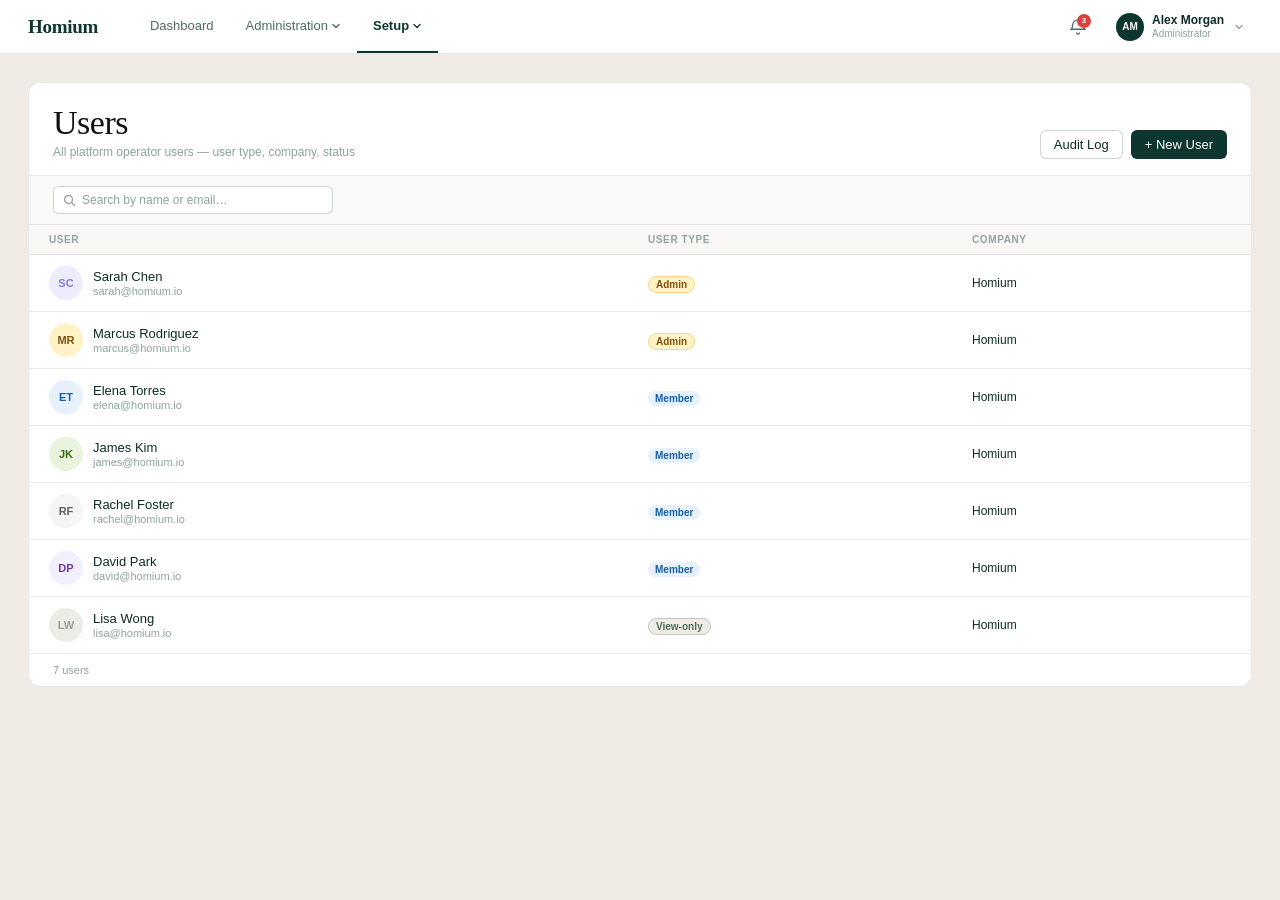
<file: assets/specs/platform-op-rbac-v3.html>
<!DOCTYPE html>
<html lang="en">
<head>
<meta charset="UTF-8">
<meta name="viewport" content="width=device-width, initial-scale=1.0">
<title>Homium — Platform Ops</title>
<style>
/* ── TOKENS ─────────────────────────────────────────────────────── */
:root{
  --hbg: #f0ece5;         /* page background — warm cream */
  --surf: #ffffff;        /* card surface */
  --navy: #0d3630;        /* primary — dark teal */
  --navy2: #1b5045;       /* hover teal */
  --t0: #0d2b26;          /* primary text */
  --t1: #4d6b62;          /* secondary text */
  --t2: #8fa49c;          /* muted text */
  --ti: #185fa5;          /* link/info blue */
  --bdr: rgba(13,54,48,0.10);
  --bdr2: rgba(13,54,48,0.20);
  --r4:4px;--r6:6px;--r8:8px;--r12:12px;
  /* permission colour tokens — blue (not purple) */
  --pu:#1a6bbf;--pu-dk:#1352A0;--pu-bg:#deeaf7;--pu-t:#185FA5;
  --am:#F59E0B;--am-bg:#FFFBF0;--am-t:#854F0B;--am-b:rgba(245,158,11,0.28);
  --bl-bg:#E6F1FB;--bl-t:#185FA5;
  --gn-bg:#EAF3DE;--gn-t:#3B6D11;
  --rd-bg:#FEE2E2;--rd-t:#B91C1C;
  /* re-map v3 vars used by permission controls */
  --bg0:#ffffff;--bg1:#f5f2ed;--b0:rgba(13,54,48,0.08);--b1:rgba(13,54,48,0.18);
}
*{box-sizing:border-box;margin:0;padding:0;}
html,body{height:100%;font-family:-apple-system,BlinkMacSystemFont,'Segoe UI',Roboto,sans-serif;font-size:13px;color:var(--t0);background:var(--hbg);}

/* ── NAV ─────────────────────────────────────────────────────────── */
.hm-nav{position:sticky;top:0;z-index:200;background:var(--surf);border-bottom:1px solid var(--bdr);height:54px;}
.hm-nav-inner{max-width:1440px;margin:0 auto;padding:0 28px;height:100%;display:flex;align-items:center;gap:0;}
.hm-logo{font-size:19px;font-weight:700;color:var(--navy);font-family:Georgia,'Times New Roman',serif;margin-right:36px;letter-spacing:-0.3px;cursor:default;flex-shrink:0;}
.hm-nav-links{display:flex;align-items:stretch;flex:1;height:100%;}
.hm-nl{padding:0 16px;display:flex;align-items:center;font-size:13px;color:var(--t1);cursor:pointer;border-bottom:2px solid transparent;transition:color .1s;user-select:none;text-decoration:none;white-space:nowrap;position:relative;}
.hm-nl:hover{color:var(--t0);}
.hm-nl.active{color:var(--navy);font-weight:600;border-bottom-color:var(--navy);}
.hm-dd-wrap{position:relative;display:flex;align-items:stretch;}
.hm-dd{position:absolute;top:calc(100% + 1px);left:0;min-width:210px;background:var(--surf);border:1px solid var(--bdr2);border-radius:var(--r8);box-shadow:0 6px 24px rgba(0,0,0,0.10);padding:4px 0;display:none;z-index:300;}
.hm-dd.open{display:block;}
.hm-dd-item{padding:9px 14px;font-size:13px;color:var(--t0);cursor:pointer;transition:background .08s;}
.hm-dd-item:hover{background:var(--hbg);}
.hm-dd-divider{height:1px;background:var(--bdr);margin:4px 0;}
.hm-nav-right{display:flex;align-items:center;gap:14px;margin-left:auto;flex-shrink:0;}
.hm-bell{position:relative;width:32px;height:32px;display:flex;align-items:center;justify-content:center;cursor:pointer;color:var(--t1);}
.hm-bell svg{width:18px;height:18px;}
.hm-badge{position:absolute;top:3px;right:3px;min-width:14px;height:14px;background:#e03e3e;color:#fff;border-radius:99px;font-size:8px;font-weight:700;display:flex;align-items:center;justify-content:center;padding:0 3px;}
.hm-user-chip{display:flex;align-items:center;gap:8px;cursor:pointer;padding:5px 8px;border-radius:var(--r6);transition:background .1s;}
.hm-user-chip:hover{background:var(--hbg);}
.hm-av-sm{width:28px;height:28px;border-radius:50%;background:var(--navy);color:#fff;display:flex;align-items:center;justify-content:center;font-size:10px;font-weight:700;flex-shrink:0;}
.hm-un{font-size:12px;font-weight:600;color:var(--t0);line-height:1.2;}
.hm-ur{font-size:10px;color:var(--t2);line-height:1.2;}

/* ── PAGE LAYOUT ─────────────────────────────────────────────────── */
.hm-page{display:none;}
.hm-page.active{display:block;}
.hm-container{max-width:1200px;margin:0 auto;padding:28px 28px 48px;}
.hm-container-wide{max-width:1440px;margin:0 auto;padding:28px 28px 48px;}
.hm-card{background:var(--surf);border:1px solid var(--bdr);border-radius:var(--r12);overflow:hidden;}

/* Home blank page */
.home-empty{display:flex;flex-direction:column;align-items:center;justify-content:center;min-height:60vh;color:var(--t2);font-size:13px;gap:6px;}
.home-empty-logo{font-size:32px;font-weight:700;color:var(--bdr2);font-family:Georgia,serif;margin-bottom:8px;}

/* ── BREADCRUMB / BACK ───────────────────────────────────────────── */
.back-link{display:inline-flex;align-items:center;gap:5px;font-size:12px;color:var(--t1);cursor:pointer;margin-bottom:14px;transition:color .1s;}
.back-link:hover{color:var(--navy);}
.back-link svg{width:14px;height:14px;}

/* ── LIST PAGE ───────────────────────────────────────────────────── */
.list-head{display:flex;align-items:flex-end;justify-content:space-between;padding:20px 24px 16px;gap:16px;border-bottom:1px solid var(--bdr);}
.list-title{font-size:34px;font-weight:400;color:#111;font-family:Georgia,'Times New Roman',serif;letter-spacing:-0.5px;line-height:1.15;}
.list-subtitle{font-size:12px;color:var(--t2);margin-top:3px;}
.list-actions{display:flex;align-items:center;gap:8px;flex-shrink:0;padding-top:2px;}
.list-foot{padding:10px 24px;font-size:11px;color:var(--t2);border-top:1px solid var(--bdr);}
.list-search{padding:10px 24px;border-bottom:1px solid var(--bdr);background:#fafaf8;}
.list-search input{width:100%;max-width:280px;padding:6px 10px 6px 28px;border:1px solid var(--bdr2);border-radius:var(--r6);font-size:12px;color:var(--t0);background:var(--surf);outline:none;background-image:url("data:image/svg+xml,%3Csvg width='13' height='13' viewBox='0 0 13 13' fill='none' xmlns='http://www.w3.org/2000/svg'%3E%3Ccircle cx='5.5' cy='5.5' r='4' stroke='%238fa49c' stroke-width='1.3'/%3E%3Cpath d='M9 9l2.5 2.5' stroke='%238fa49c' stroke-width='1.3' stroke-linecap='round'/%3E%3C/svg%3E");background-repeat:no-repeat;background-position:9px center;}
.list-search input::placeholder{color:var(--t2);}
.hm-table{width:100%;border-collapse:collapse;}
.hm-table thead tr{border-bottom:1px solid var(--bdr);}
.hm-table th{text-align:left;padding:9px 20px;font-size:10px;font-weight:600;color:var(--t2);letter-spacing:.06em;text-transform:uppercase;background:#f8f7f4;}
.hm-table td{padding:11px 20px;border-bottom:1px solid var(--bdr);vertical-align:middle;}
.hm-table tbody tr:last-child td{border-bottom:none;}
.hm-table tbody tr{cursor:pointer;transition:background .08s;}
.hm-table tbody tr:hover td{background:#f5f4f0;}
.hm-user-cell{display:flex;align-items:center;gap:10px;}
.hm-av{width:34px;height:34px;border-radius:50%;display:flex;align-items:center;justify-content:center;font-size:11px;font-weight:700;flex-shrink:0;}
.hm-uname{font-size:13px;font-weight:500;color:var(--t0);}
.hm-uemail{font-size:11px;color:var(--t2);margin-top:1px;}
.hm-company{font-size:12px;color:var(--t0);}

/* Invite panel */
.inv-panel{padding:14px 24px;border-bottom:1px solid var(--bdr);background:#fafaf8;display:none;}
.inv-panel.show{display:block;}
.inv-panel-inner{display:flex;gap:12px;align-items:flex-end;flex-wrap:wrap;}
.inv-f{display:flex;flex-direction:column;gap:4px;}
.inv-f label{font-size:10px;font-weight:700;color:var(--t2);text-transform:uppercase;letter-spacing:.05em;}
.inv-f input,.inv-f select{padding:6px 9px;border:1px solid var(--bdr2);border-radius:var(--r6);font-size:12px;color:var(--t0);background:var(--surf);outline:none;min-width:160px;}

/* ── DETAIL PAGE ─────────────────────────────────────────────────── */
.detail-head{padding:18px 24px 16px;border-bottom:1.5px solid var(--bdr);display:flex;align-items:flex-start;gap:14px;background:var(--hbg);}
.detail-av{width:48px;height:48px;border-radius:50%;display:flex;align-items:center;justify-content:center;font-size:16px;font-weight:700;flex-shrink:0;}
.detail-info{flex:1;min-width:0;}
.detail-name{font-size:28px;font-weight:400;color:#111;font-family:Georgia,'Times New Roman',serif;letter-spacing:-0.4px;line-height:1.2;}
.detail-email{font-size:12px;color:var(--t1);margin-top:2px;}
.detail-title-wrap{display:flex;align-items:center;gap:4px;margin-top:4px;}
.detail-title-inp{font-size:11px;color:var(--t1);border:none;outline:none;background:transparent;padding:0;min-width:80px;max-width:260px;}
.detail-title-inp::placeholder{color:var(--bdr2);}
.detail-head-right{display:flex;flex-direction:column;align-items:flex-end;gap:8px;flex-shrink:0;}
.detail-status-row{display:flex;align-items:center;gap:8px;}
.type-row{display:flex;align-items:center;gap:6px;}
.type-lbl{font-size:10px;color:var(--t2);white-space:nowrap;}

/* User type dropdown */
.type-sel{font-size:12px;font-weight:500;padding:5px 8px;border:1px solid var(--bdr2);border-radius:var(--r6);background:var(--surf);color:var(--t0);cursor:pointer;outline:none;}
.type-sel.ta{background:#FEF3C7;color:#854F0B;border-color:rgba(245,158,11,0.35);}
.type-sel.tm{background:var(--bl-bg);color:var(--bl-t);border-color:rgba(24,95,165,0.28);}
.type-sel.tv{background:var(--hbg);color:var(--t1);border-color:var(--bdr2);}

/* User type badge */
.utb{font-size:10px;font-weight:600;padding:2px 7px;border-radius:99px;white-space:nowrap;}
.utb-admin{background:#FEF3C7;color:#854F0B;border:1px solid rgba(245,158,11,0.35);}
.utb-member{background:var(--bl-bg);color:var(--bl-t);}
.utb-view{background:var(--hbg);color:var(--t1);border:1px solid var(--bdr2);}

/* Section headers */
.section-hd{padding:16px 24px 13px;border-bottom:1px solid var(--bdr);background:var(--surf);}
.section-hd-title{font-size:13px;font-weight:600;color:var(--t0);line-height:1.3;}
.section-hd-sub{font-size:11px;color:var(--t2);margin-top:2px;}

/* User details section */
.detail-info-section{padding:16px 24px 18px;border-bottom:1px solid var(--bdr);background:var(--surf);}

/* View-only bar */
.vo-bar{padding:7px 24px;font-size:11px;color:var(--bl-t);background:var(--bl-bg);border-bottom:1px solid rgba(24,95,165,0.15);display:none;align-items:center;gap:5px;}
.vo-bar.show{display:flex;}

/* Platform config section */
.pc-section{padding:14px 24px 16px;border-bottom:1.5px solid var(--bdr);background:#f4f1eb;}
.pc-section-lbl{font-size:10px;font-weight:700;color:var(--t1);text-transform:uppercase;letter-spacing:.07em;margin-bottom:10px;display:flex;align-items:center;gap:6px;}
.pc-section-lbl::after{content:'';flex:1;height:1px;background:var(--bdr);}
.pc-grid{display:grid;grid-template-columns:repeat(auto-fill,minmax(240px,1fr));gap:6px 24px;}
.pc-row{display:flex;align-items:center;gap:8px;padding:4px 0;}
.pc-lbl{flex:1;font-size:12px;color:var(--t0);}

/* Object tabs strip */
.obj-tabs-wrap{border-bottom:1px solid var(--bdr);background:var(--surf);border-top:1px solid var(--bdr);}
.obj-tabs{display:flex;padding:0 24px;}
.ot{padding:9px 14px;font-size:12px;cursor:pointer;color:var(--t2);border-bottom:2px solid transparent;margin-bottom:-1px;transition:color .1s;white-space:nowrap;user-select:none;}
.ot:hover{color:var(--t0);}
.ot.active{color:var(--pu-t);border-bottom-color:var(--pu);font-weight:600;}

/* Tab content area */
.tab-pane{padding:16px 24px 4px;}

/* Details pane */
.details-pane{padding:20px 24px;}
.ui-section-lbl{font-size:14px;font-weight:600;color:var(--t0);margin-bottom:14px;}
.ui-fields{display:grid;grid-template-columns:1fr 1fr;gap:12px 24px;}
.ui-field label{display:block;font-size:10px;font-weight:700;color:var(--t2);text-transform:uppercase;letter-spacing:.05em;margin-bottom:4px;}
.ui-field input{width:100%;padding:8px 10px;border:1px solid var(--bdr2);border-radius:var(--r6);font-size:12px;color:var(--t0);background:#fafaf8;outline:none;}

/* Footer */
.detail-foot{padding:11px 24px;border-top:1px solid var(--bdr);display:flex;align-items:center;gap:8px;background:var(--surf);}
.dirty-dot{width:6px;height:6px;border-radius:50%;background:var(--am);display:none;flex-shrink:0;}
.dirty-dot.show{display:block;}
.dirty-txt{font-size:11px;color:var(--am-t);display:none;}
.dirty-txt.show{display:block;}

/* ── BUTTONS ─────────────────────────────────────────────────────── */
.btn-primary{padding:7px 14px;border:none;border-radius:var(--r6);cursor:pointer;font-size:13px;background:var(--navy);color:#fff;font-weight:500;transition:background .1s;white-space:nowrap;}
.btn-primary:hover{background:var(--navy2);}
.btn-outline{padding:6px 13px;border:1px solid var(--bdr2);border-radius:var(--r6);cursor:pointer;font-size:13px;background:var(--surf);color:var(--t0);transition:background .1s;white-space:nowrap;}
.btn-outline:hover{background:var(--hbg);}
.btn-sm{padding:5px 11px;font-size:12px;}
.btn-destr{border:1px solid rgba(185,28,28,0.22);color:var(--rd-t);background:var(--rd-bg);border-radius:var(--r6);cursor:pointer;transition:background .1s;}
.btn-destr:hover{background:#fecaca;}
.btn-ghost{background:none;border:none;color:var(--ti);cursor:pointer;font-size:11px;padding:0;}
.btn-ghost:hover{text-decoration:underline;}
.ml-auto{margin-left:auto;}

/* ── PERMISSION CONTROLS ─────────────────────────────────────────── */
/* "All / Future Grant" first-row in entity tables */
.pt-all td{background:var(--am-bg);}
.pt-all td:first-child{border-left:3px solid var(--am);padding-left:9px;}
.pt tbody .pt-all td{border-bottom:2px solid var(--am-b);}
.en-all{font-weight:600;color:var(--am-t);}
.en-all-sub{display:block;font-size:10px;font-weight:400;color:var(--am-t);opacity:0.65;margin-top:1px;}

/* Entity table */
.pt-wrap{border:1px solid var(--bdr);border-radius:var(--r6);overflow:hidden;overflow-x:auto;margin-bottom:10px;}
.pt{width:100%;border-collapse:collapse;font-size:12px;}
.pt th{text-align:left;padding:6px 10px;background:#fafaf8;font-size:10px;font-weight:700;color:var(--t2);border-bottom:1px solid var(--bdr);white-space:nowrap;letter-spacing:.03em;text-transform:uppercase;}
.pt td{padding:7px 10px;border-bottom:1px solid var(--bdr);vertical-align:top;}
.pt tbody tr:last-child td{border-bottom:none;}
.pt tbody tr:hover td{background:#fafaf8;}

/* Entity cell */
.en-name{font-size:12px;font-weight:500;}
.en-dim .en-name{color:var(--t2);}
.ebadge{font-size:9px;padding:1px 5px;border-radius:3px;margin-left:5px;font-weight:600;display:inline-block;vertical-align:middle;}
.eb-on{background:var(--gn-bg);color:var(--gn-t);}
.eb-off{background:var(--hbg);color:var(--t2);border:1px solid var(--bdr2);}
.eb-plat{background:var(--pu-bg);color:var(--pu-t);}

/* Permission select */
.ps{font-size:11px;padding:3px 5px;border:1px solid var(--bdr2);border-radius:var(--r4);background:var(--surf);color:var(--t0);cursor:pointer;width:120px;}
.ps:disabled{opacity:0.38;cursor:not-allowed;}
.ps.pf{border-color:var(--pu);color:var(--pu-t);background:var(--pu-bg);}
.ps.pe{border-color:var(--bl-t);color:var(--bl-t);background:var(--bl-bg);}
.ps.pv{border-color:var(--bdr2);color:var(--t1);background:var(--hbg);}
.ps.pn{border-color:var(--bdr);color:var(--t2);background:var(--surf);}
.ps.ps-inh{opacity:0.65;}


/* Toggle */
.tog{display:flex;align-items:center;gap:5px;}
.tog-sw{position:relative;width:30px;height:17px;flex-shrink:0;}
.tog-sw input{opacity:0;width:0;height:0;position:absolute;}
.tog-sl{position:absolute;inset:0;background:var(--bdr2);border-radius:99px;cursor:pointer;transition:background .15s;}
.tog-sl:before{content:'';position:absolute;width:13px;height:13px;left:2px;top:2px;background:#fff;border-radius:50%;transition:transform .15s;box-shadow:0 1px 2px rgba(0,0,0,0.2);}
.tog-sw input:checked+.tog-sl{background:var(--pu);}
.tog-sw input:checked+.tog-sl:before{transform:translateX(13px);}
.tog-sw input:disabled+.tog-sl{opacity:0.38;cursor:not-allowed;}
.tog-lbl{font-size:11px;color:var(--t2);min-width:22px;}
.tog-yes{color:var(--pu-t);font-weight:600;}
.tog-inh{opacity:0.65;}

/* Row action */
.row-act{width:28px;vertical-align:middle!important;}
.revert-btn{opacity:0;width:20px;height:20px;font-size:14px;line-height:1;color:var(--t2);background:none;border:none;cursor:pointer;border-radius:3px;display:flex;align-items:center;justify-content:center;transition:all .1s;padding:0;}
tr:hover .revert-btn{opacity:1;}
.revert-btn:hover{color:var(--rd-t);background:var(--rd-bg);}

/* ── AUDIT PAGE ──────────────────────────────────────────────────── */
.view-head{padding:18px 24px;border-bottom:1px solid var(--bdr);display:flex;align-items:center;justify-content:space-between;}
.arow{padding:9px 24px;border-bottom:1px solid var(--bdr);display:flex;gap:12px;}
.at{font-size:10px;color:var(--t2);white-space:nowrap;min-width:88px;padding-top:2px;}
.ac-main{font-size:12px;line-height:1.4;}
.ac-user{color:var(--ti);}
.ac-detail{font-size:11px;color:var(--t1);margin-top:2px;}
.arow-day{background:#fafaf8;padding:5px 24px;font-size:10px;font-weight:700;color:var(--t2);text-transform:uppercase;letter-spacing:.05em;border-bottom:1px solid var(--bdr);}
.atag{display:inline-block;font-size:9px;padding:1px 5px;border-radius:3px;font-weight:700;margin-left:5px;vertical-align:middle;}
.at-perm{background:var(--pu-bg);color:var(--pu-t);}
.at-user{background:var(--bl-bg);color:var(--bl-t);}
.at-sys{background:var(--gn-bg);color:var(--gn-t);}

/* ── MODAL ───────────────────────────────────────────────────────── */
.modal-bg{position:fixed;inset:0;background:rgba(0,0,0,0.24);display:flex;align-items:center;justify-content:center;z-index:500;opacity:0;pointer-events:none;transition:opacity .15s;}
.modal-bg.show{opacity:1;pointer-events:all;}
.modal{background:var(--surf);border-radius:12px;padding:22px;width:360px;box-shadow:0 8px 32px rgba(0,0,0,0.14);border:1px solid var(--bdr);}
.modal-title{font-size:15px;font-weight:600;margin-bottom:7px;color:var(--t0);}
.modal-body{font-size:13px;color:var(--t1);margin-bottom:18px;line-height:1.55;}
.modal-actions{display:flex;gap:8px;justify-content:flex-end;}

/* ── TOAST ───────────────────────────────────────────────────────── */
.toast{position:fixed;bottom:24px;right:24px;background:#0d2b26;color:#e8f0ee;padding:10px 16px;border-radius:var(--r8);font-size:12px;opacity:0;transform:translateY(6px);transition:all .2s;pointer-events:none;z-index:999;box-shadow:0 4px 16px rgba(0,0,0,0.18);}
.toast.show{opacity:1;transform:none;}

::-webkit-scrollbar{width:5px;height:5px;}
::-webkit-scrollbar-track{background:transparent;}
::-webkit-scrollbar-thumb{background:var(--bdr2);border-radius:99px;}
</style>
</head>
<body>

<!-- ── NAV ──────────────────────────────────────────────────────── -->
<header class="hm-nav">
  <div class="hm-nav-inner">
    <div class="hm-logo">Homium</div>
    <nav class="hm-nav-links">
      <a class="hm-nl" onclick="navTo('home')">Dashboard</a>
      <a class="hm-nl">Administration
        <svg width="10" height="10" viewBox="0 0 10 10" fill="none" style="margin-left:3px"><path d="M2 3.5l3 3 3-3" stroke="currentColor" stroke-width="1.3" stroke-linecap="round"/></svg>
      </a>
      <div class="hm-dd-wrap">
        <a class="hm-nl" id="setup-btn" onclick="toggleSetupMenu()">Setup
          <svg width="10" height="10" viewBox="0 0 10 10" fill="none" style="margin-left:3px"><path d="M2 3.5l3 3 3-3" stroke="currentColor" stroke-width="1.3" stroke-linecap="round"/></svg>
        </a>
        <div class="hm-dd" id="setup-dd">
          <div class="hm-dd-item" onclick="navTo('loc')">Loan Origination Companies</div>
          <div class="hm-dd-item" onclick="navTo('platops')">Platform Ops</div>
        </div>
      </div>
    </nav>
    <div class="hm-nav-right">
      <div class="hm-bell">
        <svg viewBox="0 0 20 20" fill="none"><path d="M10 2a6 6 0 00-6 6c0 3-1.5 4.5-1.5 4.5h15S16 11 16 8a6 6 0 00-6-6zM8.5 16.5a1.5 1.5 0 003 0" stroke="currentColor" stroke-width="1.4" stroke-linecap="round"/></svg>
        <span class="hm-badge">3</span>
      </div>
      <div class="hm-user-chip">
        <div class="hm-av-sm">AM</div>
        <div>
          <div class="hm-un">Alex Morgan</div>
          <div class="hm-ur">Administrator</div>
        </div>
        <svg width="10" height="10" viewBox="0 0 10 10" fill="none" style="color:var(--t2);margin-left:2px"><path d="M2 3.5l3 3 3-3" stroke="currentColor" stroke-width="1.3" stroke-linecap="round"/></svg>
      </div>
    </div>
  </div>
</header>

<!-- ── HOME / BLANK PAGE ─────────────────────────────────────────── -->
<div id="page-home" class="hm-page active">
  <div class="home-empty">
    <div class="home-empty-logo">Homium</div>
    <div>Select a section from <strong>Setup</strong> to get started.</div>
  </div>
</div>

<!-- ── LOC BLANK PAGE ────────────────────────────────────────────── -->
<div id="page-loc" class="hm-page">
  <div class="hm-container">
    <div class="hm-card" style="padding:40px;text-align:center;color:var(--t2);">
      Loan Origination Companies — coming soon
    </div>
  </div>
</div>

<!-- ── PLATFORM OPS: USER LIST ───────────────────────────────────── -->
<div id="page-list" class="hm-page">
  <div class="hm-container-wide">
    <div class="hm-card">
      <div class="list-head">
        <div>
          <div class="list-title">Users</div>
          <div class="list-subtitle">All platform operator users — user type, company, status</div>
        </div>
        <div class="list-actions">
          <button class="btn-outline" onclick="navTo('audit')">Audit Log</button>
          <button class="btn-primary" onclick="toggleInvite()">+ New User</button>
        </div>
      </div>

      <!-- Invite panel -->
      <div class="inv-panel" id="inv-panel">
        <div class="inv-panel-inner">
          <div class="inv-f"><label>Full name</label><input type="text" placeholder="Jane Smith" /></div>
          <div class="inv-f"><label>Email</label><input type="email" placeholder="jane@homium.io" /></div>
          <div class="inv-f"><label>User type</label>
            <select><option>Member</option><option>Admin</option><option>View-only</option></select>
          </div>
          <div style="display:flex;gap:8px;padding-bottom:1px;">
            <button class="btn-outline btn-sm" onclick="toggleInvite()">Cancel</button>
            <button class="btn-primary btn-sm" onclick="fakeInvite()">Send Invite</button>
          </div>
        </div>
      </div>

      <!-- Search -->
      <div class="list-search">
        <input placeholder="Search by name or email…" oninput="filterUsers(this.value)" id="list-search" />
      </div>

      <table class="hm-table">
        <thead>
          <tr>
            <th>User</th>
            <th>User Type</th>
            <th>Company</th>
          </tr>
        </thead>
        <tbody id="user-table-body"></tbody>
      </table>

      <div class="list-foot">
        <span id="user-count"></span>
      </div>
    </div>
  </div>
</div>

<!-- ── USER DETAIL PAGE ──────────────────────────────────────────── -->
<div id="page-detail" class="hm-page">
  <div class="hm-container-wide">
    <a class="back-link" onclick="navTo('platops')">
      <svg viewBox="0 0 14 14" fill="none"><path d="M9 2L4 7l5 5" stroke="currentColor" stroke-width="1.4" stroke-linecap="round" stroke-linejoin="round"/></svg>
      Back to Users
    </a>
    <div class="hm-card">
      <!-- Header (populated by JS) -->
      <div id="pe-head" class="detail-head"></div>

      <!-- User details (populated by JS) -->
      <div id="pe-user-info"></div>

      <!-- View-only notice -->
      <div id="vo-bar" class="vo-bar">
        <svg width="12" height="12" viewBox="0 0 12 12" fill="none"><path d="M6 1a5 5 0 100 10A5 5 0 006 1zm0 7.5a.75.75 0 110-1.5.75.75 0 010 1.5zM6 3v3.5" stroke="currentColor" stroke-width="1.1" stroke-linecap="round"/></svg>
        View-only — all editing controls are disabled
      </div>

      <!-- Permissions section header -->
      <div class="section-hd">
        <div class="section-hd-title">Permissions Configuration</div>
      </div>

      <!-- Object tabs -->
      <div class="obj-tabs-wrap">
        <div class="obj-tabs" id="obj-tabs"></div>
      </div>

      <!-- Tab content (populated by JS) -->
      <div id="pe-scroll" class="tab-pane"></div>

      <!-- Footer -->
      <div class="detail-foot">
        <div class="dirty-dot" id="dirty-dot"></div>
        <div class="dirty-txt" id="dirty-txt">Unsaved changes</div>
        <div class="ml-auto"></div>
        <button class="btn-destr btn-sm" onclick="confirmDeactivate()">Deactivate User</button>
        <button class="btn-outline btn-sm" onclick="cancelChanges()">Cancel</button>
        <button class="btn-primary btn-sm" onclick="saveChanges()">Save Changes</button>
      </div>
    </div>
  </div>
</div>

<!-- ── AUDIT LOG PAGE ─────────────────────────────────────────────── -->
<div id="page-audit" class="hm-page">
  <div class="hm-container-wide">
    <a class="back-link" onclick="navTo('platops')">
      <svg viewBox="0 0 14 14" fill="none"><path d="M9 2L4 7l5 5" stroke="currentColor" stroke-width="1.4" stroke-linecap="round" stroke-linejoin="round"/></svg>
      Back to Users
    </a>
    <div class="hm-card">
      <div class="view-head">
        <div class="list-title" style="font-size:28px;">Audit Log</div>
        <div style="display:flex;gap:8px;">
          <select style="padding:5px 8px;border:1px solid var(--bdr2);border-radius:var(--r6);font-size:12px;background:var(--surf);color:var(--t0);">
            <option>All events</option>
            <option>Permission changes</option>
            <option>User management</option>
            <option>System</option>
          </select>
          <button class="btn-outline btn-sm">Export CSV</button>
        </div>
      </div>
      <div id="audit-content"></div>
    </div>
  </div>
</div>

<!-- ── MODAL ─────────────────────────────────────────────────────── -->
<div class="modal-bg" id="modal-bg">
  <div class="modal">
    <div class="modal-title" id="modal-title"></div>
    <div class="modal-body" id="modal-body"></div>
    <div class="modal-actions" id="modal-actions"></div>
  </div>
</div>
<div class="toast" id="toast"></div>

<script>
// ── TAB MANIFEST ─────────────────────────────────────────────────
const TABS = [
  {id:'platformsettings', label:'Platform'},
  {id:'orgs',             label:'Origination Companies'},
  {id:'investors',        label:'Investors'},
  {id:'loanprograms',     label:'Loan Programs'},
  {id:'funds',            label:'Funds'},
];

// ── DATA ──────────────────────────────────────────────────────────
const USERS = [
  {id:1,name:'Sarah Chen',      initials:'SC',email:'sarah@homium.io',    type:'admin',    color:'#7F77DD',bg:'#EEEDFE'},
  {id:2,name:'Marcus Rodriguez',initials:'MR',email:'marcus@homium.io',   type:'admin',    color:'#854F0B',bg:'#FEF3C7'},
  {id:3,name:'Elena Torres',    initials:'ET',email:'elena@homium.io',    type:'member',   color:'#185FA5',bg:'#E6F1FB'},
  {id:4,name:'James Kim',       initials:'JK',email:'james@homium.io',    type:'member',   color:'#3B6D11',bg:'#EAF3DE'},
  {id:5,name:'Rachel Foster',   initials:'RF',email:'rachel@homium.io',   type:'member',   color:'#5f5e5a',bg:'#f5f5f3'},
  {id:6,name:'David Park',      initials:'DP',email:'david@homium.io',    type:'member',   color:'#6D3BA5',bg:'#F3EFFE'},
  {id:7,name:'Lisa Wong',       initials:'LW',email:'lisa@homium.io',     type:'view-only',color:'#9e9c96',bg:'#eeece6'},
];

const userTitles = {1:'',2:'',3:'',4:'',5:'',6:'',7:''};

const ORGS = [
  {id:'oc1',name:'FirstHome Lending',     active:true},
  {id:'oc2',name:'Pacific Mortgage Group',active:true},
  {id:'oc3',name:'Cornerstone Financial', active:false},
  {id:'oc4',name:'Heartland Home Loans',  active:true},
];
const INVESTORS = [
  {id:'iv1',name:'Sequoia Housing Trust',     active:true},
  {id:'iv2',name:'Pacific Capital Fund',      active:true},
  {id:'iv3',name:'Heritage Investment Group', active:false},
  {id:'iv4',name:'National Housing Partners', active:true},
];
const LOAN_PROGRAMS = [
  {id:'lp1',name:'Standard SAM 2024-A',platActive:true},
  {id:'lp2',name:'Premium SAM 2024-B',  platActive:true},
  {id:'lp3',name:'SAM Launch 2025-A',   platActive:false},
  {id:'lp4',name:'Utah Dream Fund SAM', platActive:true},
];
const FUNDS = [
  {id:'f1',name:'Homium Housing Fund I', active:true},
  {id:'f2',name:'Homium Housing Fund II',active:true},
  {id:'f3',name:'Pacific SAM Pool',      active:true},
  {id:'f4',name:'Utah SAM Trust',        active:false},
];

// ── PERMISSION STATE ───────────────────────────────────────────────
const INIT_PERMS = {
  1:{type:'admin',
    platform:{manageOrgCos:'full',manageInvestors:'full',managePlatformSettings:'full'},
    orgs:{'all':{settings:'full',impersonate:true},'oc1':null,'oc2':null,'oc3':null,'oc4':null},
    investors:{'all':{settings:'full',approve:true,impersonate:true},'iv1':null,'iv2':null,'iv3':null,'iv4':null},
    loanPrograms:{'all':{originations:'full',uwApprovals:true,ctc:true},'lp1':null,'lp2':null,'lp3':null,'lp4':null},
    funds:{'all':{activations:'full',fundAdmin:true,minting:true,updates:'full',hOnchain:true},'f1':null,'f2':null,'f3':null,'f4':null}},
  2:{type:'admin',
    platform:{manageOrgCos:'edit',manageInvestors:'edit',managePlatformSettings:'edit'},
    orgs:{'all':{settings:'view',impersonate:false},'oc1':{settings:'full',impersonate:true},'oc2':null,'oc3':null,'oc4':null},
    investors:{'all':{settings:'view',approve:false,impersonate:false},'iv1':{settings:'full',approve:false,impersonate:true},'iv2':null,'iv3':null,'iv4':null},
    loanPrograms:{'all':{originations:'edit',uwApprovals:false,ctc:false},'lp1':null,'lp2':null,'lp3':null,'lp4':null},
    funds:{'all':{activations:'view',fundAdmin:false,minting:false,updates:'view',hOnchain:false},'f1':null,'f2':null,'f3':null,'f4':null}},
  3:{type:'member',
    platform:{manageOrgCos:'view',manageInvestors:'none',managePlatformSettings:'none'},
    orgs:{'all':{settings:'none',impersonate:false},'oc1':{settings:'view',impersonate:false},'oc2':{settings:'view',impersonate:false},'oc3':null,'oc4':null},
    investors:{'all':{settings:'none',approve:false,impersonate:false},'iv1':null,'iv2':null,'iv3':null,'iv4':null},
    loanPrograms:{'all':{originations:'none',uwApprovals:false,ctc:false},'lp1':{originations:'edit',uwApprovals:true,ctc:true},'lp2':{originations:'edit',uwApprovals:true,ctc:true},'lp3':{originations:'view',uwApprovals:false,ctc:false},'lp4':null},
    funds:{'all':{activations:'none',fundAdmin:false,minting:false,updates:'none',hOnchain:false},'f1':null,'f2':null,'f3':null,'f4':null}},
  4:{type:'member',
    platform:{manageOrgCos:'none',manageInvestors:'none',managePlatformSettings:'none'},
    orgs:{'all':{settings:'view',impersonate:false},'oc1':null,'oc2':null,'oc3':null,'oc4':null},
    investors:{'all':{settings:'none',approve:false,impersonate:false},'iv1':null,'iv2':null,'iv3':null,'iv4':null},
    loanPrograms:{'all':{originations:'edit',uwApprovals:true,ctc:true},'lp1':null,'lp2':null,'lp3':null,'lp4':null},
    funds:{'all':{activations:'none',fundAdmin:false,minting:false,updates:'none',hOnchain:false},'f1':null,'f2':null,'f3':null,'f4':null}},
  5:{type:'member',
    platform:{manageOrgCos:'view',manageInvestors:'view',managePlatformSettings:'view'},
    orgs:{'all':{settings:'view',impersonate:false},'oc1':null,'oc2':null,'oc3':null,'oc4':null},
    investors:{'all':{settings:'view',approve:false,impersonate:false},'iv1':null,'iv2':null,'iv3':null,'iv4':null},
    loanPrograms:{'all':{originations:'view',uwApprovals:false,ctc:false},'lp1':null,'lp2':null,'lp3':null,'lp4':null},
    funds:{'all':{activations:'view',fundAdmin:false,minting:false,updates:'view',hOnchain:false},'f1':null,'f2':null,'f3':null,'f4':null}},
  6:{type:'member',
    platform:{manageOrgCos:'none',manageInvestors:'none',managePlatformSettings:'none'},
    orgs:{'all':{settings:'none',impersonate:false},'oc1':null,'oc2':null,'oc3':null,'oc4':null},
    investors:{'all':{settings:'none',approve:false,impersonate:false},'iv1':{settings:'full',approve:true,impersonate:false},'iv2':{settings:'view',approve:false,impersonate:false},'iv3':null,'iv4':null},
    loanPrograms:{'all':{originations:'none',uwApprovals:false,ctc:false},'lp1':null,'lp2':null,'lp3':null,'lp4':null},
    funds:{'all':{activations:'none',fundAdmin:false,minting:false,updates:'none',hOnchain:false},'f1':{activations:'full',fundAdmin:true,minting:true,updates:'full',hOnchain:true},'f2':{activations:'view',fundAdmin:false,minting:false,updates:'view',hOnchain:false},'f3':null,'f4':null}},
  7:{type:'view-only',
    platform:{manageOrgCos:'view',manageInvestors:'view',managePlatformSettings:'none'},
    orgs:{'all':{settings:'view',impersonate:false},'oc1':null,'oc2':null,'oc3':null,'oc4':null},
    investors:{'all':{settings:'view',approve:false,impersonate:false},'iv1':null,'iv2':null,'iv3':null,'iv4':null},
    loanPrograms:{'all':{originations:'view',uwApprovals:false,ctc:false},'lp1':null,'lp2':null,'lp3':null,'lp4':null},
    funds:{'all':{activations:'view',fundAdmin:false,minting:false,updates:'view',hOnchain:false},'f1':null,'f2':null,'f3':null,'f4':null}},
};

// ── STATE ─────────────────────────────────────────────────────────
let state = JSON.parse(JSON.stringify(INIT_PERMS));
let selectedUserId = null;
let currentObjTab = 'platformsettings';
let isDirty = false;

// ── PAGE NAVIGATION ───────────────────────────────────────────────
const PAGES = ['home','loc','list','detail','audit'];
function navTo(page){
  PAGES.forEach(p=>document.getElementById('page-'+p).classList.remove('active'));
  document.getElementById('setup-dd').classList.remove('open');
  document.getElementById('setup-btn').classList.remove('active');

  const targetId = page==='platops'?'list':page;
  document.getElementById('page-'+targetId).classList.add('active');

  // Update nav active state
  if(page==='platops'||page==='loc'||page==='audit'||page==='detail'){
    document.getElementById('setup-btn').classList.add('active');
  }
  if(page==='platops') renderUserList();
  if(page==='audit')   renderAudit();
}

function toggleSetupMenu(){
  document.getElementById('setup-dd').classList.toggle('open');
}
document.addEventListener('click',function(e){
  if(!e.target.closest('.hm-dd-wrap')) document.getElementById('setup-dd').classList.remove('open');
});

// ── HELPERS ───────────────────────────────────────────────────────
function pClass(v){return v==='full'?'pf':v==='edit'?'pe':v==='view'?'pv':'pn';}
function adminCount(){return USERS.filter(u=>state[u.id].type==='admin').length;}

function mkSel(userId,section,entityId,field,opts,currentVal,grantAllVal,locked){
  const isGA=entityId==='all';
  const isInh=!isGA&&(currentVal===null||currentVal===undefined);
  const eff=isInh?grantAllVal:currentVal;
  const options=opts.map(([val,lbl])=>`<option value="${val}"${eff===val?' selected':''}>${lbl}</option>`).join('');
  const inhCls=isInh?' ps-inh':'';
  return `<select class="ps ${pClass(eff)}${inhCls}"${locked?' disabled':''}
    onchange="onPermChange(${userId},'${section}','${entityId}','${field}',this)">${options}</select>`;
}

function mkTog(userId,section,entityId,field,currentVal,grantAllVal,locked,labelOn,labelOff){
  const isGA=entityId==='all';
  const isInh=!isGA&&(currentVal===null||currentVal===undefined);
  const eff=isInh?grantAllVal:currentVal;
  const togId=`tog-${userId}-${section}-${entityId}-${field}`;
  const lblCls=`tog-lbl${eff?' tog-yes':''}${isInh?' tog-inh':''}`;
  return `<div class="tog">
    <label class="tog-sw"><input type="checkbox" id="${togId}"${eff?' checked':''}${locked?' disabled':''}
      onchange="onTogChange(${userId},'${section}','${entityId}','${field}',this)"><span class="tog-sl"></span></label>
    <span class="${lblCls}" id="${togId}-lbl">${eff?(labelOn||'Yes'):(labelOff||'No')}</span>
  </div>`;
}

// ── EVENT HANDLERS ────────────────────────────────────────────────
function onPermChange(userId,section,entityId,field,sel){
  if(!state[userId][section][entityId]) state[userId][section][entityId]={};
  state[userId][section][entityId][field]=sel.value;
  sel.className=`ps ${pClass(sel.value)}`;
  if(entityId==='all') renderCurrentTab();
  setDirty();
}
function onTogChange(userId,section,entityId,field,inp){
  if(!state[userId][section][entityId]) state[userId][section][entityId]={};
  state[userId][section][entityId][field]=inp.checked;
  const lbl=document.getElementById(`tog-${userId}-${section}-${entityId}-${field}-lbl`);
  if(lbl){lbl.className=inp.checked?'tog-lbl tog-yes':'tog-lbl';lbl.textContent=inp.checked?'Yes':'No';}
  if(entityId==='all') renderCurrentTab();
  setDirty();
}
function onPlatformChange(userId,key,sel){
  state[userId].platform[key]=sel.value;
  sel.className=`ps ${pClass(sel.value)}`;
  setDirty();
}
function resetRow(userId,section,entityId){
  state[userId][section][entityId]=null;
  renderCurrentTab();
  setDirty();
}

// ── RENDER: Tab row (always all 5 tabs) ───────────────────────────
function renderTabs(userId){
  if(!TABS.some(t=>t.id===currentObjTab)) currentObjTab=TABS[0].id;
  document.getElementById('obj-tabs').innerHTML=TABS.map(t=>
    `<div class="ot${t.id===currentObjTab?' active':''}" onclick="switchObjTab('${t.id}',this)">${t.label}</div>`
  ).join('');
}

// ── RENDER: Orgs Tab ──────────────────────────────────────────────
function renderOrgsTab(userId){
  const p=state[userId];
  const locked=p.type==='view-only';
  const ga=p.orgs['all'];
  const showImpersonate=p.type!=='view-only';
  let h=`<div class="pt-wrap"><table class="pt"><thead><tr>
    <th style="width:220px">Entity</th><th style="width:150px">Settings Access</th>
    ${showImpersonate?'<th style="width:130px">Impersonate</th>':''}<th class="row-act"></th>
  </tr></thead><tbody>`;
  h+=`<tr class="pt-all">
    <td><span class="en-all">All Origination Companies</span><span class="en-all-sub">Current &amp; future entities</span></td>
    <td>${mkSel(userId,'orgs','all','settings',[['none','No Access'],['view','View Only'],['full','Full Access']],ga.settings,ga.settings,locked)}</td>
    ${showImpersonate?`<td>${mkTog(userId,'orgs','all','impersonate',ga.impersonate,ga.impersonate,locked,'Yes','No')}</td>`:''}
    <td class="row-act"></td>
  </tr>`;
  ORGS.forEach(org=>{
    const row=p.orgs[org.id];const isInh=row===null||row===undefined;
    const dis=locked||!org.active;
    const badge=org.active?'<span class="ebadge eb-on">Active</span>':'<span class="ebadge eb-off">Inactive</span>';
    h+=`<tr>
      <td><div class="${org.active?'':'en-dim'}"><span class="en-name">${org.name}</span>${badge}</div></td>
      <td>${mkSel(userId,'orgs',org.id,'settings',[['none','No Access'],['view','View Only'],['full','Full Access']],isInh?null:row?.settings,ga.settings,dis)}</td>
      ${showImpersonate?`<td>${mkTog(userId,'orgs',org.id,'impersonate',isInh?null:row?.impersonate,ga.impersonate,dis,'Yes','No')}</td>`:''}
      <td class="row-act">${!isInh&&!locked?`<button class="revert-btn" title="Revert to default" onclick="resetRow(${userId},'orgs','${org.id}')">&#xd7;</button>`:''}</td>
    </tr>`;
  });
  h+=`</tbody></table></div>`;return h;
}

// ── RENDER: Investors Tab ─────────────────────────────────────────
function renderInvestorsTab(userId){
  const p=state[userId];
  const locked=p.type==='view-only';
  const ga=p.investors['all'];
  const showApprove=p.type!=='view-only';const showImpersonate=p.type!=='view-only';
  let h=`<div class="pt-wrap"><table class="pt"><thead><tr>
    <th style="width:200px">Entity</th><th style="width:150px">Settings Access</th>
    ${showApprove?'<th style="width:130px">Approve Activation</th>':''}
    ${showImpersonate?'<th style="width:120px">Impersonate</th>':''}<th class="row-act"></th>
  </tr></thead><tbody>`;
  h+=`<tr class="pt-all">
    <td><span class="en-all">All Investors</span><span class="en-all-sub">Current &amp; future entities</span></td>
    <td>${mkSel(userId,'investors','all','settings',[['none','No Access'],['view','View Only'],['full','Full Access']],ga.settings,ga.settings,locked)}</td>
    ${showApprove?`<td>${mkTog(userId,'investors','all','approve',ga.approve,ga.approve,locked,'Yes','No')}</td>`:''}
    ${showImpersonate?`<td>${mkTog(userId,'investors','all','impersonate',ga.impersonate,ga.impersonate,locked,'Yes','No')}</td>`:''}
    <td class="row-act"></td>
  </tr>`;
  INVESTORS.forEach(inv=>{
    const row=p.investors[inv.id];const isInh=row===null||row===undefined;
    const dis=locked||!inv.active;
    const badge=inv.active?'<span class="ebadge eb-on">Active</span>':'<span class="ebadge eb-off">Inactive</span>';
    h+=`<tr>
      <td><div class="${inv.active?'':'en-dim'}"><span class="en-name">${inv.name}</span>${badge}</div></td>
      <td>${mkSel(userId,'investors',inv.id,'settings',[['none','No Access'],['view','View Only'],['full','Full Access']],isInh?null:row?.settings,ga.settings,dis)}</td>
      ${showApprove?`<td>${mkTog(userId,'investors',inv.id,'approve',isInh?null:row?.approve,ga.approve,dis,'Yes','No')}</td>`:''}
      ${showImpersonate?`<td>${mkTog(userId,'investors',inv.id,'impersonate',isInh?null:row?.impersonate,ga.impersonate,dis,'Yes','No')}</td>`:''}
      <td class="row-act">${!isInh&&!locked?`<button class="revert-btn" title="Revert to default" onclick="resetRow(${userId},'investors','${inv.id}')">&#xd7;</button>`:''}</td>
    </tr>`;
  });
  h+=`</tbody></table></div>`;return h;
}

// ── RENDER: Loan Programs Tab ─────────────────────────────────────
function renderLoanProgramsTab(userId){
  const p=state[userId];
  const locked=p.type==='view-only';
  const ga=p.loanPrograms['all'];
  const showUW=p.type!=='view-only';const showCTC=p.type!=='view-only';
  let h=`<div class="pt-wrap"><table class="pt"><thead><tr>
    <th style="width:200px">Entity</th><th style="width:165px">Origination Access</th>
    ${showUW?'<th style="width:120px">UW Approvals</th>':''}
    ${showCTC?'<th style="width:120px">Clear to Close</th>':''}<th class="row-act"></th>
  </tr></thead><tbody>`;
  h+=`<tr class="pt-all">
    <td><span class="en-all">All Loan Programs</span><span class="en-all-sub">Current &amp; future entities</span></td>
    <td>${mkSel(userId,'loanPrograms','all','originations',[['none','No Access'],['view','View Only'],['edit','Can Edit'],['full','Full Access']],ga.originations,ga.originations,locked)}</td>
    ${showUW?`<td>${mkTog(userId,'loanPrograms','all','uwApprovals',ga.uwApprovals,ga.uwApprovals,locked,'Yes','No')}</td>`:''}
    ${showCTC?`<td>${mkTog(userId,'loanPrograms','all','ctc',ga.ctc,ga.ctc,locked,'Yes','No')}</td>`:''}
    <td class="row-act"></td>
  </tr>`;
  LOAN_PROGRAMS.forEach(lp=>{
    const row=p.loanPrograms[lp.id];const isInh=row===null||row===undefined;
    const dis=locked||!lp.platActive;
    const badge=lp.platActive?'<span class="ebadge eb-plat">Platform Active</span>':'<span class="ebadge eb-off">Inactive</span>';
    h+=`<tr>
      <td><div class="${lp.platActive?'':'en-dim'}"><span class="en-name">${lp.name}</span>${badge}</div></td>
      <td>${mkSel(userId,'loanPrograms',lp.id,'originations',[['none','No Access'],['view','View Only'],['edit','Can Edit'],['full','Full Access']],isInh?null:row?.originations,ga.originations,dis)}</td>
      ${showUW?`<td>${mkTog(userId,'loanPrograms',lp.id,'uwApprovals',isInh?null:row?.uwApprovals,ga.uwApprovals,dis,'Yes','No')}</td>`:''}
      ${showCTC?`<td>${mkTog(userId,'loanPrograms',lp.id,'ctc',isInh?null:row?.ctc,ga.ctc,dis,'Yes','No')}</td>`:''}
      <td class="row-act">${!isInh&&!locked?`<button class="revert-btn" title="Revert to default" onclick="resetRow(${userId},'loanPrograms','${lp.id}')">&#xd7;</button>`:''}</td>
    </tr>`;
  });
  h+=`</tbody></table></div>`;return h;
}

// ── RENDER: Funds Tab ─────────────────────────────────────────────
function renderFundsTab(userId){
  const p=state[userId];
  const locked=p.type==='view-only';
  const ga=p.funds['all'];
  const showAdmin=p.type!=='view-only';const showMint=p.type!=='view-only';const showOnchain=p.type!=='view-only';
  let h=`<div class="pt-wrap" style="overflow-x:auto;"><table class="pt" style="min-width:${locked?'500px':'720px'};">
    <thead><tr>
      <th style="width:165px">Entity</th><th style="width:145px">Activation Access</th>
      ${showAdmin?'<th style="width:115px">Fund Admin Approve</th>':''}
      ${showMint?'<th style="width:105px">Approve Minting</th>':''}
      <th style="width:135px">Fund Updates</th>
      ${showOnchain?'<th style="width:110px">On-chain Update</th>':''}<th class="row-act"></th>
    </tr></thead><tbody>`;
  h+=`<tr class="pt-all">
    <td><span class="en-all">All Funds</span><span class="en-all-sub">Current &amp; future entities</span></td>
    <td>${mkSel(userId,'funds','all','activations',[['none','No Access'],['view','View Only'],['full','Full Access']],ga.activations,ga.activations,locked)}</td>
    ${showAdmin?`<td>${mkTog(userId,'funds','all','fundAdmin',ga.fundAdmin,ga.fundAdmin,locked,'Yes','No')}</td>`:''}
    ${showMint?`<td>${mkTog(userId,'funds','all','minting',ga.minting,ga.minting,locked,'Yes','No')}</td>`:''}
    <td>${mkSel(userId,'funds','all','updates',[['none','No Access'],['view','View Only'],['full','Full Access']],ga.updates,ga.updates,locked)}</td>
    ${showOnchain?`<td>${mkTog(userId,'funds','all','hOnchain',ga.hOnchain,ga.hOnchain,locked,'Yes','No')}</td>`:''}
    <td class="row-act"></td>
  </tr>`;
  FUNDS.forEach(f=>{
    const row=p.funds[f.id];const isInh=row===null||row===undefined;
    const dis=locked||!f.active;
    const badge=f.active?'<span class="ebadge eb-on">Active</span>':'<span class="ebadge eb-off">Inactive</span>';
    h+=`<tr>
      <td><div class="${f.active?'':'en-dim'}"><span class="en-name">${f.name}</span>${badge}</div></td>
      <td>${mkSel(userId,'funds',f.id,'activations',[['none','No Access'],['view','View Only'],['full','Full Access']],isInh?null:row?.activations,ga.activations,dis)}</td>
      ${showAdmin?`<td>${mkTog(userId,'funds',f.id,'fundAdmin',isInh?null:row?.fundAdmin,ga.fundAdmin,dis,'Yes','No')}</td>`:''}
      ${showMint?`<td>${mkTog(userId,'funds',f.id,'minting',isInh?null:row?.minting,ga.minting,dis,'Yes','No')}</td>`:''}
      <td>${mkSel(userId,'funds',f.id,'updates',[['none','No Access'],['view','View Only'],['full','Full Access']],isInh?null:row?.updates,ga.updates,dis)}</td>
      ${showOnchain?`<td>${mkTog(userId,'funds',f.id,'hOnchain',isInh?null:row?.hOnchain,ga.hOnchain,dis,'Yes','No')}</td>`:''}
      <td class="row-act">${!isInh&&!locked?`<button class="revert-btn" title="Revert to default" onclick="resetRow(${userId},'funds','${f.id}')">&#xd7;</button>`:''}</td>
    </tr>`;
  });
  h+=`</tbody></table></div>`;return h;
}

// ── RENDER: Platform Tab ──────────────────────────────────────────
function renderPlatformSettingsTab(userId){
  const p=state[userId];
  const locked=p.type==='view-only';
  const cfgOpts=locked
    ?[['none','No Access'],['view','View Only']]
    :[['none','No Access'],['view','View Only'],['edit','Can Edit'],['full','Full Access']];
  const cfgItems=[
    {key:'manageOrgCos',           label:'Manage Origination Companies'},
    {key:'manageInvestors',        label:'Manage Investors'},
    {key:'managePlatformSettings', label:'Manage Platform Settings'},
  ];
  let h=`<div class="pt-wrap"><table class="pt"><thead><tr>
    <th style="width:280px">Configuration</th><th style="width:160px">Access Level</th>
  </tr></thead><tbody>`;
  cfgItems.forEach(item=>{
    const v=p.platform[item.key];
    const opts=cfgOpts.map(([val,lbl])=>`<option value="${val}"${v===val?' selected':''}>${lbl}</option>`).join('');
    h+=`<tr>
      <td><span class="en-name">${item.label}</span></td>
      <td><select class="ps ${pClass(v)}"${locked?' disabled':''} onchange="onPlatformChange(${userId},'${item.key}',this)">${opts}</select></td>
    </tr>`;
  });
  h+=`</tbody></table></div>`;
  return h;
}

// ── RENDER: Current Tab ───────────────────────────────────────────
function renderCurrentTab(){
  if(!selectedUserId||!currentObjTab){document.getElementById('pe-scroll').innerHTML='';return;}
  let h='';
  if(currentObjTab==='orgs')               h=renderOrgsTab(selectedUserId);
  else if(currentObjTab==='investors')      h=renderInvestorsTab(selectedUserId);
  else if(currentObjTab==='loanprograms')   h=renderLoanProgramsTab(selectedUserId);
  else if(currentObjTab==='funds')          h=renderFundsTab(selectedUserId);
  else if(currentObjTab==='platformsettings') h=renderPlatformSettingsTab(selectedUserId);
  document.getElementById('pe-scroll').innerHTML=h;
}

function switchObjTab(tab,el){
  currentObjTab=tab;
  document.querySelectorAll('.ot').forEach(t=>t.classList.remove('active'));
  if(el) el.classList.add('active');
  renderCurrentTab();
}

// ── SELECT USER ───────────────────────────────────────────────────
function selectUser(userId){
  selectedUserId=userId;
  isDirty=false;
  document.getElementById('dirty-dot').classList.remove('show');
  document.getElementById('dirty-txt').classList.remove('show');

  const u=USERS.find(x=>x.id===userId);
  const p=state[userId];
  const t=p.type;
  const typeClass=t==='admin'?'ta':t==='member'?'tm':'tv';

  navTo('detail');

  // Header — avatar, name, email, type dropdown (no status)
  document.getElementById('pe-head').innerHTML=`
    <div class="detail-av" style="background:${u.bg};color:${u.color}">${u.initials}</div>
    <div class="detail-info">
      <div class="detail-name">${u.name}</div>
      <div class="detail-email">${u.email}</div>
    </div>
    <div class="detail-head-right">
      <div class="type-row">
        <span class="type-lbl">User type</span>
        <select class="type-sel ${typeClass}" id="type-sel-${userId}" onchange="changeType(${userId},this)">
          <option value="admin"${t==='admin'?' selected':''}>Admin</option>
          <option value="member"${t==='member'?' selected':''}>Member</option>
          <option value="view-only"${t==='view-only'?' selected':''}>View-only</option>
        </select>
      </div>
    </div>`;

  // User details section (replaces Details tab)
  const names=u.name.split(' ');
  document.getElementById('pe-user-info').innerHTML=`
    <div class="section-hd">
      <div class="section-hd-title">User Profile</div>
    </div>
    <div class="detail-info-section">
      <div class="ui-fields">
        <div class="ui-field"><label>First name</label><input value="${names[0]||''}" readonly /></div>
        <div class="ui-field"><label>Last name</label><input value="${names.slice(1).join(' ')||''}" readonly /></div>
        <div class="ui-field"><label>Email</label><input value="${u.email}" readonly /></div>
        <div class="ui-field"><label>Phone</label><input id="phone-${userId}" value=""
          placeholder="—" /></div>
        <div class="ui-field"><label>Title</label><input id="title-${userId}" value="${userTitles[userId]||''}"
          placeholder="—" oninput="userTitles[${userId}]=this.value;renderUserList()" /></div>
        <div class="ui-field"><label>Company</label><input value="Homium" readonly /></div>
      </div>
    </div>`;

  // View-only bar
  const voBar=document.getElementById('vo-bar');
  t==='view-only'?voBar.classList.add('show'):voBar.classList.remove('show');

  // Tabs + content (always all 5, Platform Settings first)
  currentObjTab='platformsettings';
  renderTabs(userId);
  renderCurrentTab();
}

// ── USER TYPE CHANGE ──────────────────────────────────────────────
function changeType(userId,sel){
  const newType=sel.value;
  const oldType=state[userId].type;
  if(newType===oldType) return;
  sel.value=oldType;
  const u=USERS.find(x=>x.id===userId);
  if(oldType==='admin'&&newType!=='admin'&&adminCount()<=1){
    showModal('Cannot change user type',
      `${u.name} is the only Admin on this platform. At least one Admin must remain.`,
      [['OK','closeModal()']]);
    return;
  }
  showModal('Change user type',
    `Set <strong>${u.name}</strong> to <strong>${newType}</strong>? Their individual permission configuration will remain unchanged.`,
    [['Cancel','closeModal()'],['Confirm',`applyType(${userId},'${newType}')`]]);
}

function applyType(userId,newType){
  closeModal();
  state[userId].type=newType;
  if(newType==='view-only'){
    const plat=state[userId].platform;
    Object.keys(plat).forEach(k=>{if(plat[k]==='edit'||plat[k]==='full') plat[k]='view';});
  }
  setDirty();
  selectUser(userId);
  showToast('User type updated');
}

// ── RENDER: User List ─────────────────────────────────────────────
function renderUserList(filter){
  filter=filter||document.getElementById('list-search')?.value||'';
  const filtered=USERS.filter(u=>
    u.name.toLowerCase().includes(filter.toLowerCase())||
    u.email.toLowerCase().includes(filter.toLowerCase())
  );
  const tbody=document.getElementById('user-table-body');
  if(!tbody) return;
  document.getElementById('user-count').textContent=`${USERS.length} user${USERS.length!==1?'s':''}`;
  tbody.innerHTML=filtered.map(u=>{
    const t=state[u.id].type;
    const typeLbl=t==='admin'?'Admin':t==='view-only'?'View-only':'Member';
    const typeCls=t==='admin'?'utb utb-admin':t==='view-only'?'utb utb-view':'utb utb-member';
    return `<tr onclick="selectUser(${u.id})">
      <td>
        <div class="hm-user-cell">
          <div class="hm-av" style="background:${u.bg};color:${u.color}">${u.initials}</div>
          <div>
            <div class="hm-uname">${u.name}</div>
            <div class="hm-uemail">${u.email}</div>
          </div>
        </div>
      </td>
      <td><span class="${typeCls}">${typeLbl}</span></td>
      <td class="hm-company">Homium</td>
    </tr>`;
  }).join('');
}

function filterUsers(v){renderUserList(v);}

// ── AUDIT LOG ─────────────────────────────────────────────────────
const AUDIT=[
  {time:'10:42 AM',type:'perm',user:'Sarah Chen',      action:'Updated permissions',  target:'Elena Torres',    detail:'Loan Programs — Premium SAM 2024-B: Origination Access → Can Edit; UW Approvals enabled'},
  {time:'10:38 AM',type:'perm',user:'Sarah Chen',      action:'Updated permissions',  target:'Elena Torres',    detail:'Loan Programs — Standard SAM 2024-A: Clear to Close approval enabled'},
  {time:'09:15 AM',type:'user',user:'Marcus Rodriguez',action:'Changed user type',    target:'Lisa Wong',       detail:'Member → View-only'},
  {time:'08:50 AM',type:'sys', user:'System',           action:'Login',               target:'David Park',      detail:'192.168.1.45 · macOS · Chrome'},
  {time:'2 days ago',type:'perm',user:'Sarah Chen',    action:'Updated permissions',  target:'David Park',      detail:'Funds — Homium Housing Fund I: Full Access; Fund Admin Approve and Minting enabled'},
  {time:'2 days ago',type:'perm',user:'Sarah Chen',    action:'Updated permissions',  target:'David Park',      detail:'Investors — Sequoia Housing Trust: Settings → Full Access; Approve Activation enabled'},
  {time:'2 days ago',type:'user',user:'Marcus Rodriguez',action:'Added user',         target:'Rachel Foster',   detail:'rachel@homium.io · Member'},
  {time:'3 days ago',type:'perm',user:'Sarah Chen',    action:'Updated default',      target:'James Kim',       detail:'Loan Programs — All: Origination Access → Can Edit; UW Approvals and CTC enabled'},
  {time:'3 days ago',type:'user',user:'Sarah Chen',    action:'Changed user type',    target:'Marcus Rodriguez',detail:'Member → Admin'},
  {time:'4 days ago',type:'sys', user:'System',         action:'Password reset',       target:'Elena Torres',   detail:'Completed via forgot-password flow'},
];
function renderAudit(){
  let prev='';
  document.getElementById('audit-content').innerHTML=AUDIT.map(e=>{
    let out='';
    const day=(e.time.includes('AM')||e.time.includes('PM'))?'Today':e.time;
    if(day!==prev){out+=`<div class="arow-day">${day}</div>`;prev=day;}
    const tagCls=e.type==='perm'?'at-perm':e.type==='user'?'at-user':'at-sys';
    const tagLbl=e.type==='perm'?'PERMISSION':e.type==='user'?'USER':'SYSTEM';
    const tStr=(e.time.includes('AM')||e.time.includes('PM'))?e.time:'';
    out+=`<div class="arow"><div class="at">${tStr}</div>
      <div><div class="ac-main"><span class="ac-user">${e.user}</span> ${e.action} &mdash; <strong>${e.target}</strong><span class="atag ${tagCls}">${tagLbl}</span></div>
      <div class="ac-detail">${e.detail}</div></div></div>`;
    return out;
  }).join('');
}

// ── MODAL ─────────────────────────────────────────────────────────
function showModal(title,body,actions){
  document.getElementById('modal-title').textContent=title;
  document.getElementById('modal-body').innerHTML=body;
  document.getElementById('modal-actions').innerHTML=actions.map(([lbl,fn],i)=>{
    const cls=(i===actions.length-1&&actions.length>1)?'btn-primary btn-sm':'btn-outline btn-sm';
    return `<button class="${cls}" onclick="${fn}">${lbl}</button>`;
  }).join('');
  document.getElementById('modal-bg').classList.add('show');
}
function closeModal(){document.getElementById('modal-bg').classList.remove('show');}
document.getElementById('modal-bg').addEventListener('click',function(e){if(e.target===this)closeModal();});

// ── TOAST ─────────────────────────────────────────────────────────
let _tt;
function showToast(msg){
  const t=document.getElementById('toast');t.textContent=msg;t.classList.add('show');
  clearTimeout(_tt);_tt=setTimeout(()=>t.classList.remove('show'),2200);
}

// ── ACTIONS ───────────────────────────────────────────────────────
function setDirty(){
  isDirty=true;
  document.getElementById('dirty-dot').classList.add('show');
  document.getElementById('dirty-txt').classList.add('show');
}
function saveChanges(){
  isDirty=false;
  document.getElementById('dirty-dot').classList.remove('show');
  document.getElementById('dirty-txt').classList.remove('show');
  showToast('Permissions saved');
}
function cancelChanges(){
  if(!isDirty) return;
  state=JSON.parse(JSON.stringify(INIT_PERMS));
  isDirty=false;
  document.getElementById('dirty-dot').classList.remove('show');
  document.getElementById('dirty-txt').classList.remove('show');
  if(selectedUserId) selectUser(selectedUserId);
  showToast('Changes discarded');
}
function confirmDeactivate(){
  if(!selectedUserId) return;
  const u=USERS.find(x=>x.id===selectedUserId);
  if(state[selectedUserId].type==='admin'&&adminCount()<=1){
    showModal('Cannot deactivate user',`${u.name} is the only Admin. Assign another Admin first.`,[['OK','closeModal()']]);
    return;
  }
  showModal('Deactivate user',
    `Deactivate ${u.name}? Platform access will be revoked immediately. Their permission configuration is preserved.`,
    [['Cancel','closeModal()'],['Deactivate',`doDeactivate(${u.id})`]]);
}
function doDeactivate(userId){closeModal();showToast('User deactivated');}
function toggleInvite(){document.getElementById('inv-panel').classList.toggle('show');}
function fakeInvite(){document.getElementById('inv-panel').classList.remove('show');showToast('Invite sent');}

// ── INIT ──────────────────────────────────────────────────────────
navTo('platops');
</script>
</body>
</html>
</file>
